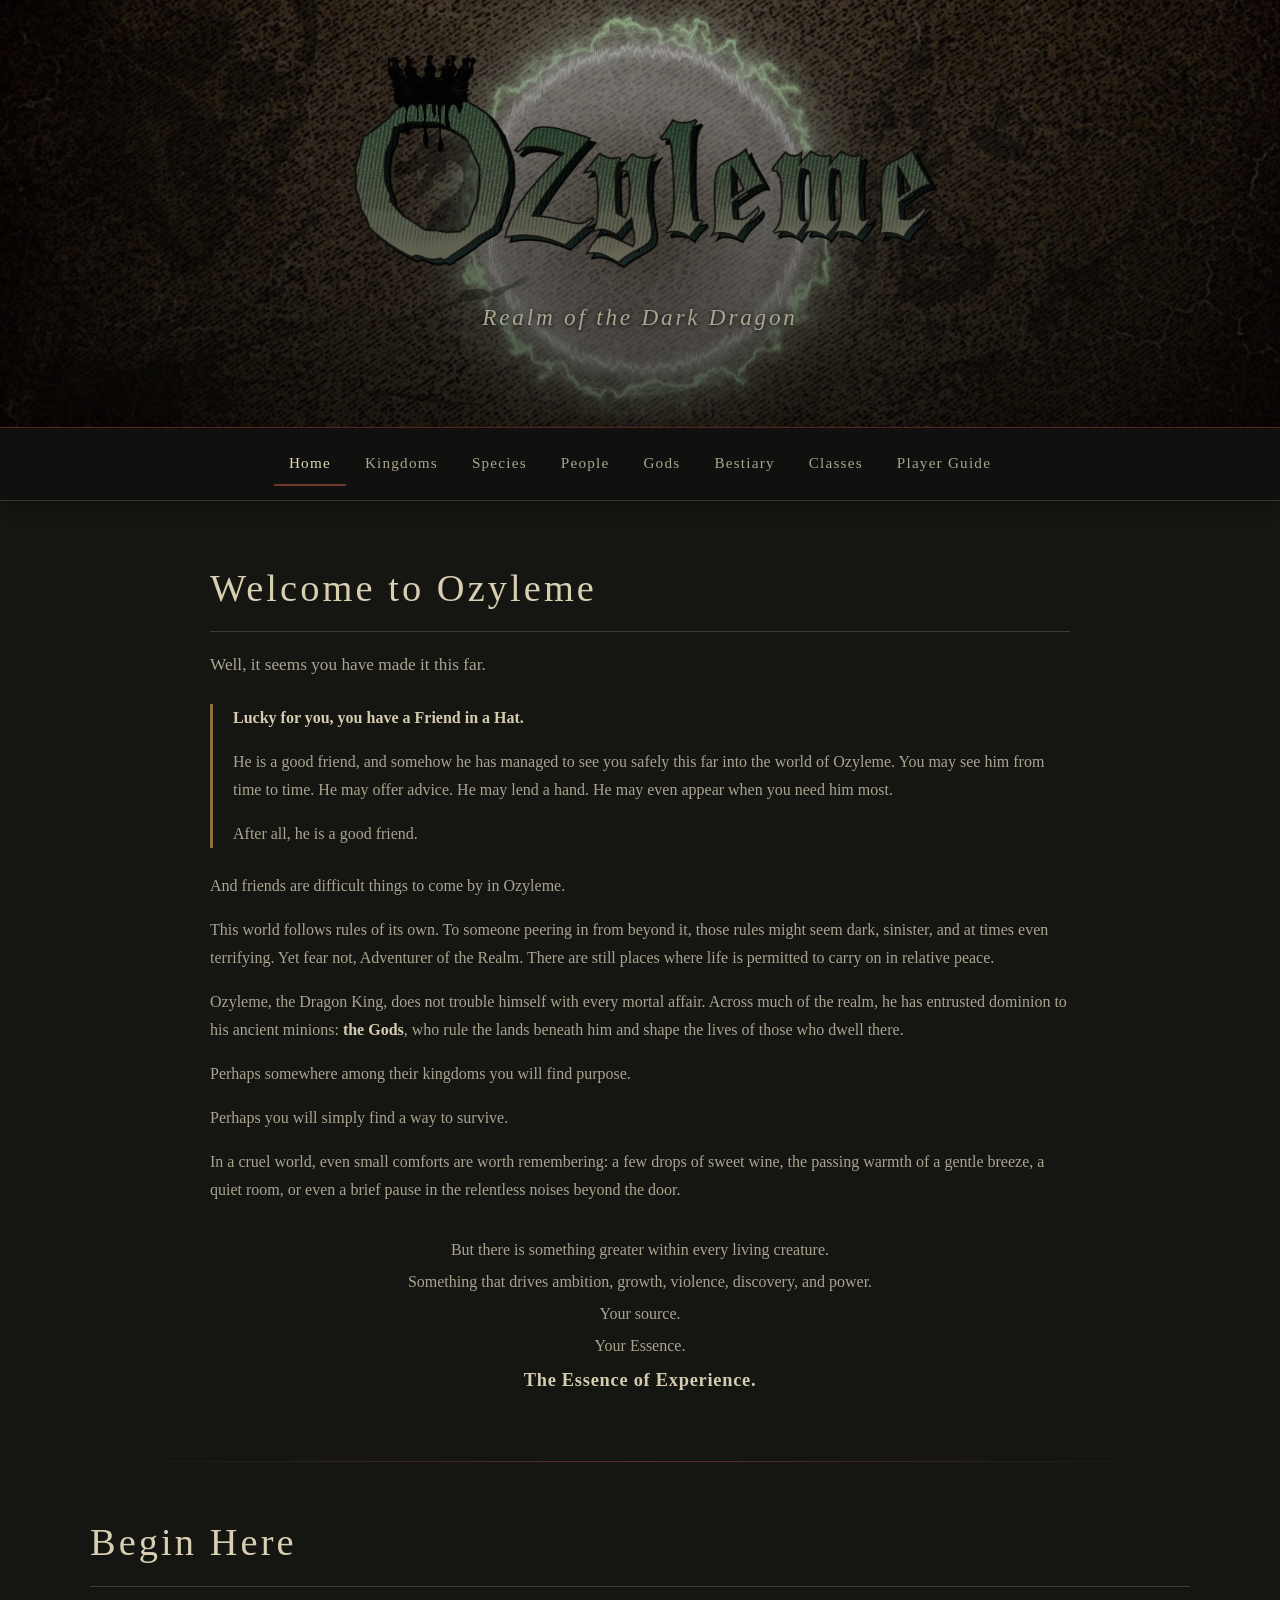
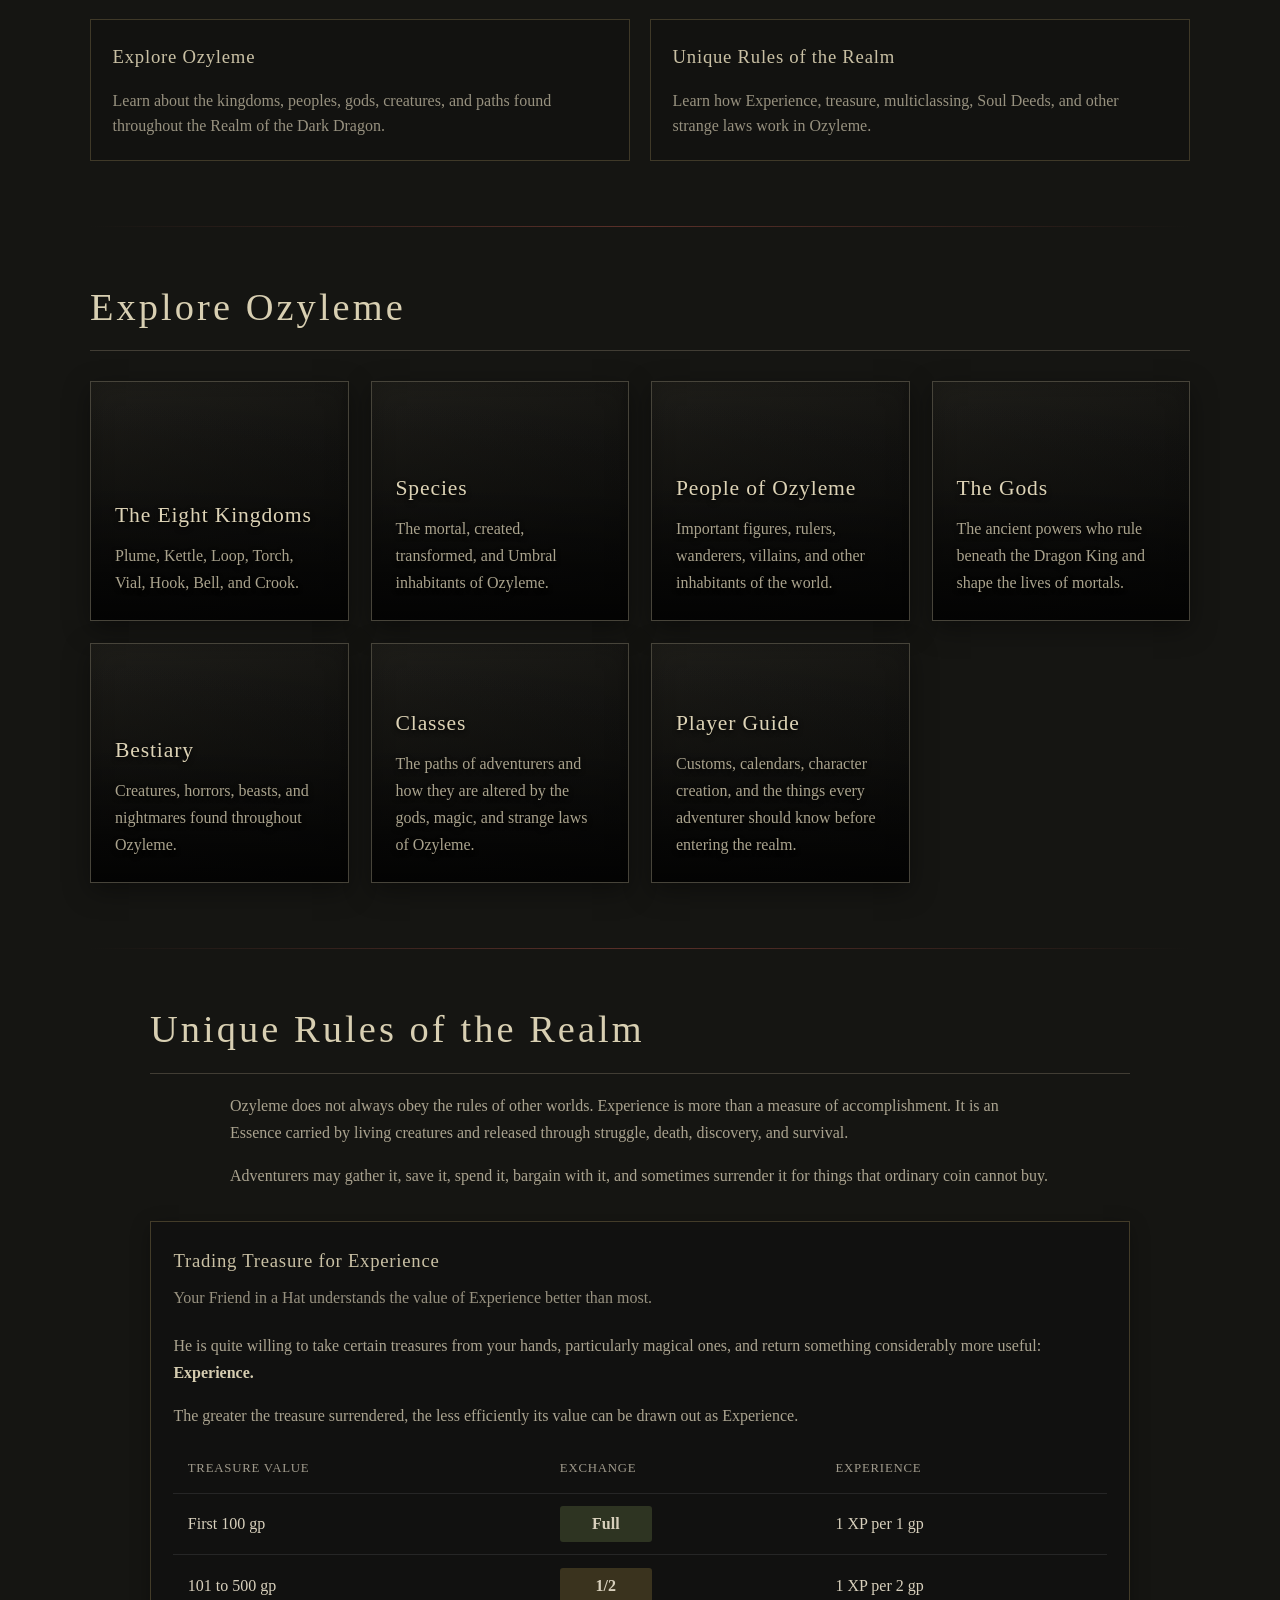
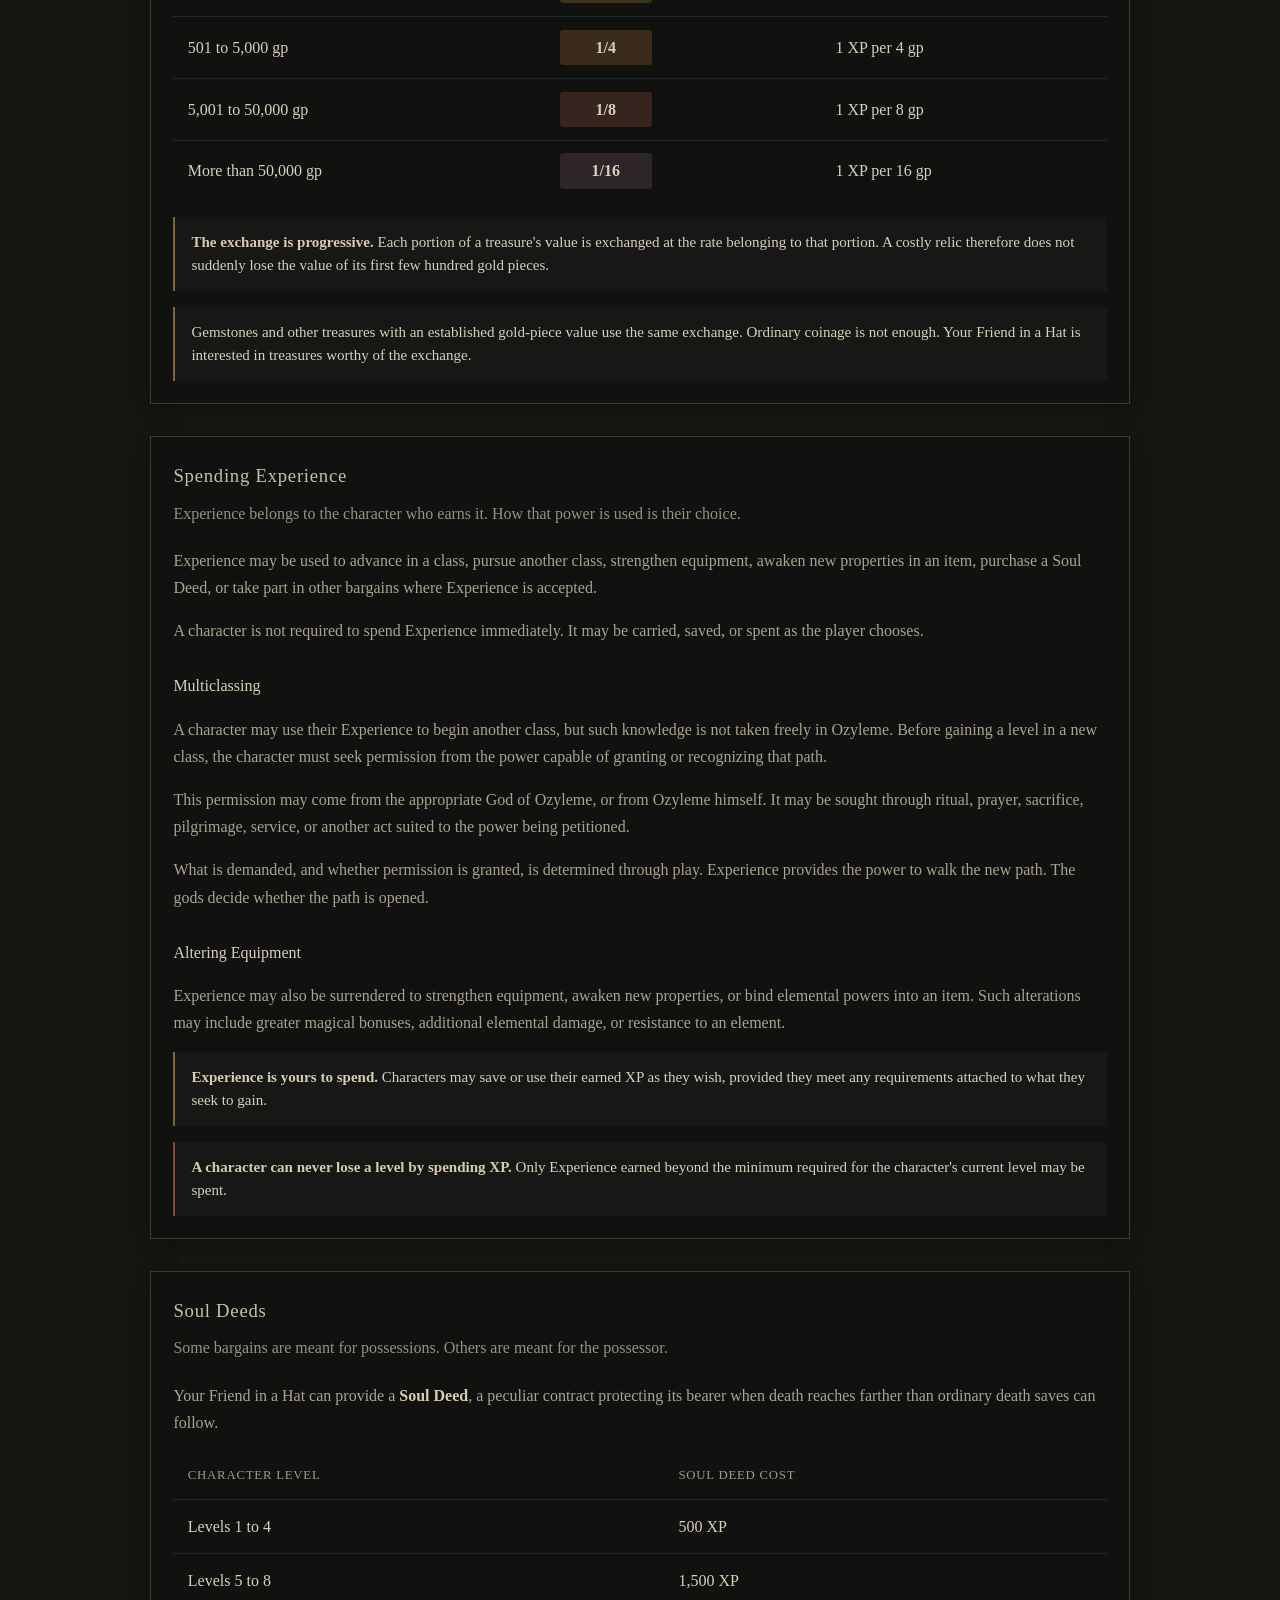
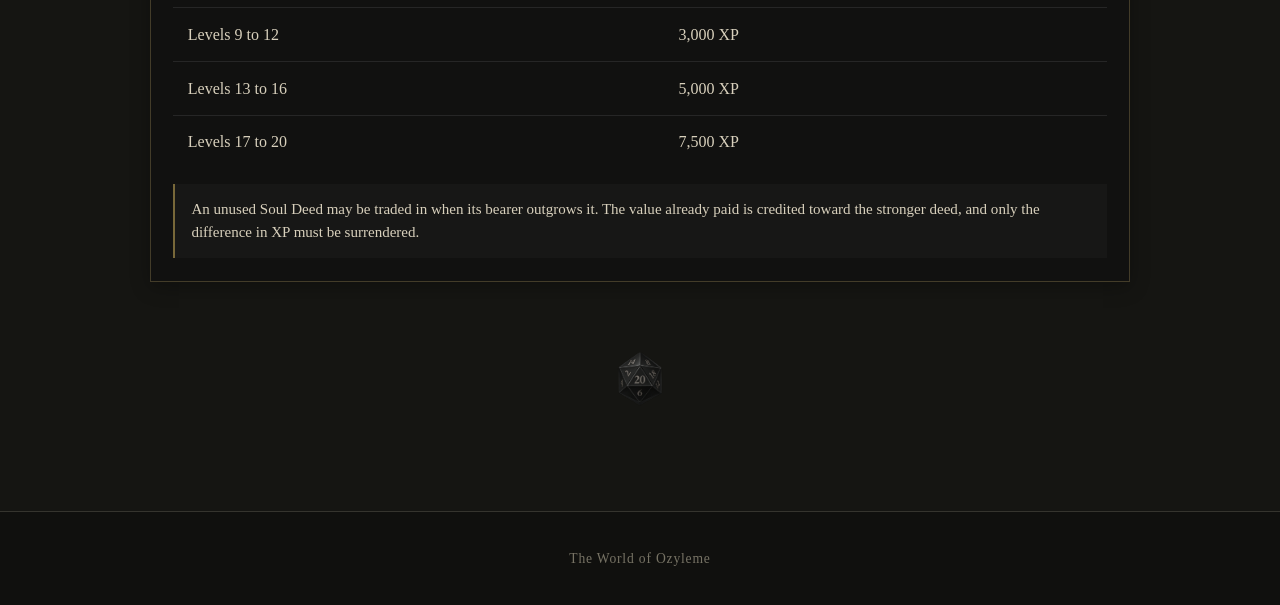
<file: index.html>
<!DOCTYPE html>
<html lang="en">

<head>

    <meta charset="UTF-8">
    <meta name="viewport" content="width=device-width, initial-scale=1.0">


    <!-- =====================================================
         OZYLEME PAGE CONFIG
         EASY-TO-CHANGE SETTINGS
         ===================================================== -->

    <script>

        const DM_PASSWORD = "GiverIsGone";

        const DM_TOOLS_PAGE = "dm-tools.html";

        const DM_BUTTON_IMAGE = "images/index/ddark20.png";

    </script>


    <title>Ozyleme</title>

    <link rel="stylesheet" href="style.css">


    <style>


        /* =====================================================
           HOME INTRODUCTION
           ===================================================== */

        .home-intro {

            max-width: 860px;

            margin-left: auto;
            margin-right: auto;

        }


        .home-intro p {

            line-height: 1.75;

        }


        .home-intro-opening {

            font-size: 1.08rem;

        }


        .friend-line {

            margin-top: 1.5rem;
            margin-bottom: 1.5rem;

            padding-left: 1.25rem;

            border-left: 3px solid #8d7338;

        }


        .essence-ending {

            margin-top: 2rem;

            text-align: center;

        }


        .essence-ending p {

            margin: 0.25rem 0;

        }


        .essence-ending strong {

            font-size: 1.15rem;

            letter-spacing: 0.04em;

        }


        /* =====================================================
           HOME SECTION NAVIGATION
           ===================================================== */

        .home-paths {

            display: grid;

            grid-template-columns:
                repeat(
                    2,
                    minmax(0, 1fr)
                );

            gap: 1.25rem;

            margin-top: 2rem;
            margin-bottom: 2rem;

        }


        .home-path {

            display: block;

            padding: 1.35rem;

            color: inherit;

            text-decoration: none;

            background:
                rgba(15, 15, 15, 0.42);

            border:
                1px solid
                rgba(160, 140, 90, 0.32);

            transition:
                transform 0.2s ease,
                border-color 0.2s ease,
                background 0.2s ease;

        }


        .home-path:hover {

            transform: translateY(-2px);

            border-color:
                rgba(170, 145, 80, 0.60);

            background:
                rgba(25, 25, 25, 0.52);

        }


        .home-path h3 {

            margin-top: 0;
            margin-bottom: 0.55rem;

        }


        .home-path p {

            margin-bottom: 0;

            line-height: 1.55;

            opacity: 0.88;

        }


        /* =====================================================
           ESSENCE OF EXPERIENCE
           ===================================================== */

        .essence-section {

            max-width: 980px;

            margin-left: auto;
            margin-right: auto;

        }


        .essence-intro {

            max-width: 820px;

            margin-left: auto;
            margin-right: auto;

        }


        .essence-intro p {

            line-height: 1.7;

        }


        .friend-in-hat {

            margin-top: 1.75rem;

            padding-left: 1.25rem;

            border-left: 3px solid #8d7338;

        }


        /* =====================================================
           RULE CARDS
           ===================================================== */

        .rule-card {

            margin-top: 2rem;

            padding: 1.4rem;

            background:
                rgba(15, 15, 15, 0.55);

            border: 1px solid
                rgba(160, 140, 90, 0.35);

            box-shadow:
                0 5px 18px
                rgba(0, 0, 0, 0.28);

        }


        .rule-card h3 {

            margin-top: 0;

            margin-bottom: 0.5rem;

        }


        .rule-card h4 {

            margin-top: 1.75rem;

            margin-bottom: 0.6rem;

        }


        .rule-card-intro {

            margin-top: 0;

            margin-bottom: 1.25rem;

            opacity: 0.88;

        }


        /* =====================================================
           TABLES
           ===================================================== */

        .table-wrap {

            width: 100%;

            overflow-x: auto;

        }


        .oz-table {

            width: 100%;

            border-collapse: collapse;

            min-width: 560px;

        }


        .oz-table th,
        .oz-table td {

            padding: 0.8rem 0.9rem;

            text-align: left;

            border-bottom:
                1px solid
                rgba(255, 255, 255, 0.09);

        }


        .oz-table th {

            font-weight: normal;

            letter-spacing: 0.06em;

            text-transform: uppercase;

            font-size: 0.8rem;

            opacity: 0.72;

        }


        .oz-table tbody tr:last-child td {

            border-bottom: none;

        }


        /* =====================================================
           RATE HIGHLIGHTS
           ===================================================== */

        .xp-rate {

            display: inline-block;

            min-width: 76px;

            padding: 0.25rem 0.5rem;

            text-align: center;

            border-radius: 3px;

            font-weight: bold;

        }


        .rate-full {

            background:
                rgba(124, 145, 81, 0.28);

        }


        .rate-half {

            background:
                rgba(167, 142, 67, 0.28);

        }


        .rate-quarter {

            background:
                rgba(151, 105, 54, 0.30);

        }


        .rate-eighth {

            background:
                rgba(126, 75, 58, 0.34);

        }


        .rate-sixteenth {

            background:
                rgba(87, 64, 76, 0.42);

        }


        /* =====================================================
           RULE NOTES
           ===================================================== */

        .rule-note {

            margin-top: 1rem;

            padding: 0.85rem 1rem;

            background:
                rgba(255, 255, 255, 0.025);

            border-left:
                2px solid #786839;

            font-size: 0.94rem;

            line-height: 1.55;

        }


        .danger-rule {

            border-left-color: #7e4740;

        }


        /* =====================================================
           SECRET DM BUTTON
           ===================================================== */

        .dm-secret-entry {

            display: flex;
            justify-content: center;

            margin-top: 3rem;
            margin-bottom: 1.25rem;

        }


        .dm-secret-button {

            background: none;

            border: none;

            padding: 0;

            margin: 0;

            cursor: pointer;

            opacity: 0.90;

            transition:
                opacity 0.2s ease,
                transform 0.2s ease,
                filter 0.2s ease;

        }


        .dm-secret-button:hover {

            opacity: 1;

            transform: scale(1.08);

            filter:
                drop-shadow(
                    0 0 4px
                    rgba(220, 220, 220, 0.25)
                );

        }


        .dm-secret-button:focus-visible {

            outline: 1px solid #777;

            outline-offset: 5px;

        }


        .dm-secret-button img {

            display: block;

            width: 64px;
            height: 64px;

            object-fit: contain;

        }


        /* =====================================================
           MOBILE
           ===================================================== */

        @media (max-width: 700px) {

            .home-paths {

                grid-template-columns: 1fr;

            }

        }


        @media (max-width: 600px) {

            .dm-secret-button img {

                width: 60px;
                height: 60px;

            }


            .rule-card {

                padding: 1rem;

            }

        }

    </style>

</head>


<body>


<!-- ================================
     HEADER
     ================================ -->

<header>

    <h1></h1>

    <p>
        Realm of the Dark Dragon
    </p>

</header>


<!-- ================================
     NAVIGATION
     ================================ -->

<nav class="site-nav">

    <a class="nav-link active"
       href="index.html"
       aria-current="page">

        Home

    </a>


    <a class="nav-link"
       href="kingdoms.html">

        Kingdoms

    </a>


    <a class="nav-link"
       href="species.html">

        Species

    </a>


    <a class="nav-link"
       href="people.html">

        People

    </a>


    <a class="nav-link"
       href="gods.html">

        Gods

    </a>


    <a class="nav-link"
       href="bestiary.html">

        Bestiary

    </a>


    <a class="nav-link"
       href="classes.html">

        Classes

    </a>


    <a class="nav-link"
       href="player-guide.html">

        Player Guide

    </a>

</nav>


<!-- ================================
     MAIN CONTENT
     ================================ -->

<main>


    <!-- =====================================================
         WELCOME TO OZYLEME
         ===================================================== -->

    <section class="home-intro">

        <h2>
            Welcome to Ozyleme
        </h2>


        <p class="home-intro-opening">

            Well, it seems you have made it this far.

        </p>


        <div class="friend-line">

            <p>

                <strong>
                    Lucky for you, you have a Friend in a Hat.
                </strong>

            </p>


            <p>

                He is a good friend, and somehow he has managed to see you
                safely this far into the world of Ozyleme.

                You may see him from time to time.

                He may offer advice.

                He may lend a hand.

                He may even appear when you need him most.

            </p>


            <p>

                After all, he is a good friend.

            </p>

        </div>


        <p>

            And friends are difficult things to come by in Ozyleme.

        </p>


        <p>

            This world follows rules of its own.

            To someone peering in from beyond it, those rules might seem
            dark, sinister, and at times even terrifying.

            Yet fear not, Adventurer of the Realm.

            There are still places where life is permitted to carry on
            in relative peace.

        </p>


        <p>

            Ozyleme, the Dragon King, does not trouble himself with every
            mortal affair.

            Across much of the realm, he has entrusted dominion to his
            ancient minions:

            <strong>the Gods</strong>,

            who rule the lands beneath him and shape the lives of those
            who dwell there.

        </p>


        <p>

            Perhaps somewhere among their kingdoms you will find purpose.

        </p>


        <p>

            Perhaps you will simply find a way to survive.

        </p>


        <p>

            In a cruel world, even small comforts are worth remembering:

            a few drops of sweet wine,

            the passing warmth of a gentle breeze,

            a quiet room,

            or even a brief pause in the relentless noises beyond the door.

        </p>


        <div class="essence-ending">

            <p>
                But there is something greater within every living creature.
            </p>

            <p>
                Something that drives ambition, growth, violence, discovery,
                and power.
            </p>

            <p>
                Your source.
            </p>

            <p>
                Your Essence.
            </p>

            <p>
                <strong>
                    The Essence of Experience.
                </strong>
            </p>

        </div>

    </section>


    <div class="divider"></div>


    <!-- =====================================================
         CHOOSE A PATH
         ===================================================== -->

    <section>

        <h2>
            Begin Here
        </h2>


        <div class="home-paths">


            <a class="home-path"
               href="#explore-ozyleme">

                <h3>
                    Explore Ozyleme
                </h3>

                <p>

                    Learn about the kingdoms, peoples, gods, creatures,
                    and paths found throughout the Realm of the Dark Dragon.

                </p>

            </a>


            <a class="home-path"
               href="#unique-rules">

                <h3>
                    Unique Rules of the Realm
                </h3>

                <p>

                    Learn how Experience, treasure, multiclassing,
                    Soul Deeds, and other strange laws work in Ozyleme.

                </p>

            </a>


        </div>

    </section>


    <div class="divider"></div>


    <!-- =====================================================
         EXPLORE OZYLEME
         ===================================================== -->

    <section id="explore-ozyleme">

        <h2>
            Explore Ozyleme
        </h2>


        <div class="cards">


            <!-- KINGDOMS -->

            <a class="card"
               href="kingdoms.html">

                <h3>
                    The Eight Kingdoms
                </h3>

                <p>

                    Plume, Kettle, Loop, Torch, Vial, Hook, Bell, and Crook.

                </p>

            </a>


            <!-- SPECIES -->

            <a class="card"
               href="species.html">

                <h3>
                    Species
                </h3>

                <p>

                    The mortal, created, transformed, and Umbral inhabitants
                    of Ozyleme.

                </p>

            </a>


            <!-- PEOPLE -->

            <a class="card"
               href="people.html">

                <h3>
                    People of Ozyleme
                </h3>

                <p>

                    Important figures, rulers, wanderers, villains, and other
                    inhabitants of the world.

                </p>

            </a>


            <!-- GODS -->

            <a class="card"
               href="gods.html">

                <h3>
                    The Gods
                </h3>

                <p>

                    The ancient powers who rule beneath the Dragon King
                    and shape the lives of mortals.

                </p>

            </a>


            <!-- BESTIARY -->

            <a class="card"
               href="bestiary.html">

                <h3>
                    Bestiary
                </h3>

                <p>

                    Creatures, horrors, beasts, and nightmares found
                    throughout Ozyleme.

                </p>

            </a>


            <!-- CLASSES -->

            <a class="card"
               href="classes.html">

                <h3>
                    Classes
                </h3>

                <p>

                    The paths of adventurers and how they are altered
                    by the gods, magic, and strange laws of Ozyleme.

                </p>

            </a>


            <!-- PLAYER GUIDE -->

            <a class="card"
               href="player-guide.html">

                <h3>
                    Player Guide
                </h3>

                <p>

                    Customs, calendars, character creation, and the things
                    every adventurer should know before entering the realm.

                </p>

            </a>


        </div>

    </section>


    <div class="divider"></div>


    <!-- =====================================================
         UNIQUE RULES
         ===================================================== -->

    <section
        class="essence-section"
        id="unique-rules">

        <h2>
            Unique Rules of the Realm
        </h2>


        <div class="essence-intro">

            <p>

                Ozyleme does not always obey the rules of other worlds.

                Experience is more than a measure of accomplishment.

                It is an Essence carried by living creatures and released
                through struggle, death, discovery, and survival.

            </p>


            <p>

                Adventurers may gather it, save it, spend it, bargain with it,
                and sometimes surrender it for things that ordinary coin
                cannot buy.

            </p>

        </div>



        <!-- ===============================================
             TRADING TREASURE
             =============================================== -->

        <div class="rule-card">

            <h3>
                Trading Treasure for Experience
            </h3>


            <p class="rule-card-intro">

                Your Friend in a Hat understands the value of Experience
                better than most.

            </p>


            <p>

                He is quite willing to take certain treasures from your hands,
                particularly magical ones, and return something considerably
                more useful:

                <strong>Experience.</strong>

            </p>


            <p>

                The greater the treasure surrendered, the less efficiently
                its value can be drawn out as Experience.

            </p>


            <div class="table-wrap">

                <table class="oz-table">

                    <thead>

                        <tr>

                            <th>
                                Treasure Value
                            </th>

                            <th>
                                Exchange
                            </th>

                            <th>
                                Experience
                            </th>

                        </tr>

                    </thead>


                    <tbody>

                        <tr>

                            <td>
                                First 100 gp
                            </td>

                            <td>
                                <span class="xp-rate rate-full">
                                    Full
                                </span>
                            </td>

                            <td>
                                1 XP per 1 gp
                            </td>

                        </tr>


                        <tr>

                            <td>
                                101 to 500 gp
                            </td>

                            <td>
                                <span class="xp-rate rate-half">
                                    1/2
                                </span>
                            </td>

                            <td>
                                1 XP per 2 gp
                            </td>

                        </tr>


                        <tr>

                            <td>
                                501 to 5,000 gp
                            </td>

                            <td>
                                <span class="xp-rate rate-quarter">
                                    1/4
                                </span>
                            </td>

                            <td>
                                1 XP per 4 gp
                            </td>

                        </tr>


                        <tr>

                            <td>
                                5,001 to 50,000 gp
                            </td>

                            <td>
                                <span class="xp-rate rate-eighth">
                                    1/8
                                </span>
                            </td>

                            <td>
                                1 XP per 8 gp
                            </td>

                        </tr>


                        <tr>

                            <td>
                                More than 50,000 gp
                            </td>

                            <td>
                                <span class="xp-rate rate-sixteenth">
                                    1/16
                                </span>
                            </td>

                            <td>
                                1 XP per 16 gp
                            </td>

                        </tr>

                    </tbody>

                </table>

            </div>


            <div class="rule-note">

                <strong>The exchange is progressive.</strong>

                Each portion of a treasure's value is exchanged at the rate
                belonging to that portion.

                A costly relic therefore does not suddenly lose the value
                of its first few hundred gold pieces.

            </div>


            <div class="rule-note">

                Gemstones and other treasures with an established gold-piece
                value use the same exchange.

                Ordinary coinage is not enough.

                Your Friend in a Hat is interested in treasures worthy of
                the exchange.

            </div>

        </div>



        <!-- ===============================================
             SPENDING EXPERIENCE
             =============================================== -->

        <div class="rule-card">

            <h3>
                Spending Experience
            </h3>


            <p class="rule-card-intro">

                Experience belongs to the character who earns it.

                How that power is used is their choice.

            </p>


            <p>

                Experience may be used to advance in a class, pursue another
                class, strengthen equipment, awaken new properties in an item,
                purchase a Soul Deed, or take part in other bargains where
                Experience is accepted.

            </p>


            <p>

                A character is not required to spend Experience immediately.

                It may be carried, saved, or spent as the player chooses.

            </p>


            <h4>
                Multiclassing
            </h4>


            <p>

                A character may use their Experience to begin another class,
                but such knowledge is not taken freely in Ozyleme.

                Before gaining a level in a new class, the character must seek
                permission from the power capable of granting or recognizing
                that path.

            </p>


            <p>

                This permission may come from the appropriate God of Ozyleme,
                or from Ozyleme himself.

                It may be sought through ritual, prayer, sacrifice,
                pilgrimage, service, or another act suited to the power
                being petitioned.

            </p>


            <p>

                What is demanded, and whether permission is granted, is
                determined through play.

                Experience provides the power to walk the new path.

                The gods decide whether the path is opened.

            </p>


            <h4>
                Altering Equipment
            </h4>


            <p>

                Experience may also be surrendered to strengthen equipment,
                awaken new properties, or bind elemental powers into an item.

                Such alterations may include greater magical bonuses,
                additional elemental damage, or resistance to an element.

            </p>


            <div class="rule-note">

                <strong>
                    Experience is yours to spend.
                </strong>

                Characters may save or use their earned XP as they wish,
                provided they meet any requirements attached to what they
                seek to gain.

            </div>


            <div class="rule-note danger-rule">

                <strong>
                    A character can never lose a level by spending XP.
                </strong>

                Only Experience earned beyond the minimum required for the
                character's current level may be spent.

            </div>

        </div>



        <!-- ===============================================
             SOUL DEEDS
             =============================================== -->

        <div class="rule-card">

            <h3>
                Soul Deeds
            </h3>


            <p class="rule-card-intro">

                Some bargains are meant for possessions.

                Others are meant for the possessor.

            </p>


            <p>

                Your Friend in a Hat can provide a
                <strong>Soul Deed</strong>,

                a peculiar contract protecting its bearer when death reaches
                farther than ordinary death saves can follow.

            </p>


            <div class="table-wrap">

                <table class="oz-table">

                    <thead>

                        <tr>

                            <th>
                                Character Level
                            </th>

                            <th>
                                Soul Deed Cost
                            </th>

                        </tr>

                    </thead>


                    <tbody>

                        <tr>

                            <td>
                                Levels 1 to 4
                            </td>

                            <td>
                                500 XP
                            </td>

                        </tr>


                        <tr>

                            <td>
                                Levels 5 to 8
                            </td>

                            <td>
                                1,500 XP
                            </td>

                        </tr>


                        <tr>

                            <td>
                                Levels 9 to 12
                            </td>

                            <td>
                                3,000 XP
                            </td>

                        </tr>


                        <tr>

                            <td>
                                Levels 13 to 16
                            </td>

                            <td>
                                5,000 XP
                            </td>

                        </tr>


                        <tr>

                            <td>
                                Levels 17 to 20
                            </td>

                            <td>
                                7,500 XP
                            </td>

                        </tr>

                    </tbody>

                </table>

            </div>


            <div class="rule-note">

                An unused Soul Deed may be traded in when its bearer
                outgrows it.

                The value already paid is credited toward the stronger deed,
                and only the difference in XP must be surrendered.

            </div>

        </div>

    </section>



    <!-- ================================
         SECRET DM ENTRY
         ================================ -->

    <div class="dm-secret-entry">

        <button
            class="dm-secret-button"
            id="dmSecretButton"
            type="button"
            aria-label="Twenty-sided die">

            <img
                id="dmSecretImage"
                src=""
                alt="">

        </button>

    </div>


</main>


<!-- ================================
     FOOTER
     ================================ -->

<footer>

    <p>
        The World of Ozyleme
    </p>

</footer>


<!-- ================================
     SECRET DM ENTRY SCRIPT
     ================================ -->

<script>


    /* =========================================
       APPLY CONFIGURED IMAGE
       ========================================= */

    document
        .getElementById("dmSecretImage")
        .src = DM_BUTTON_IMAGE;



    /* =========================================
       PASSWORD BUTTON
       ========================================= */

    document
        .getElementById("dmSecretButton")
        .addEventListener(
            "click",
            function () {


                const enteredPassword =
                    prompt(
                        "Speak the hidden word."
                    );


                if (enteredPassword === null) {

                    return;

                }


                if (enteredPassword === DM_PASSWORD) {


                    window.location.href =
                        DM_TOOLS_PAGE;


                }

                else {


                    alert(
                        "The way remains closed."
                    );


                }

            }
        );


</script>


</body>

</html>
</file>
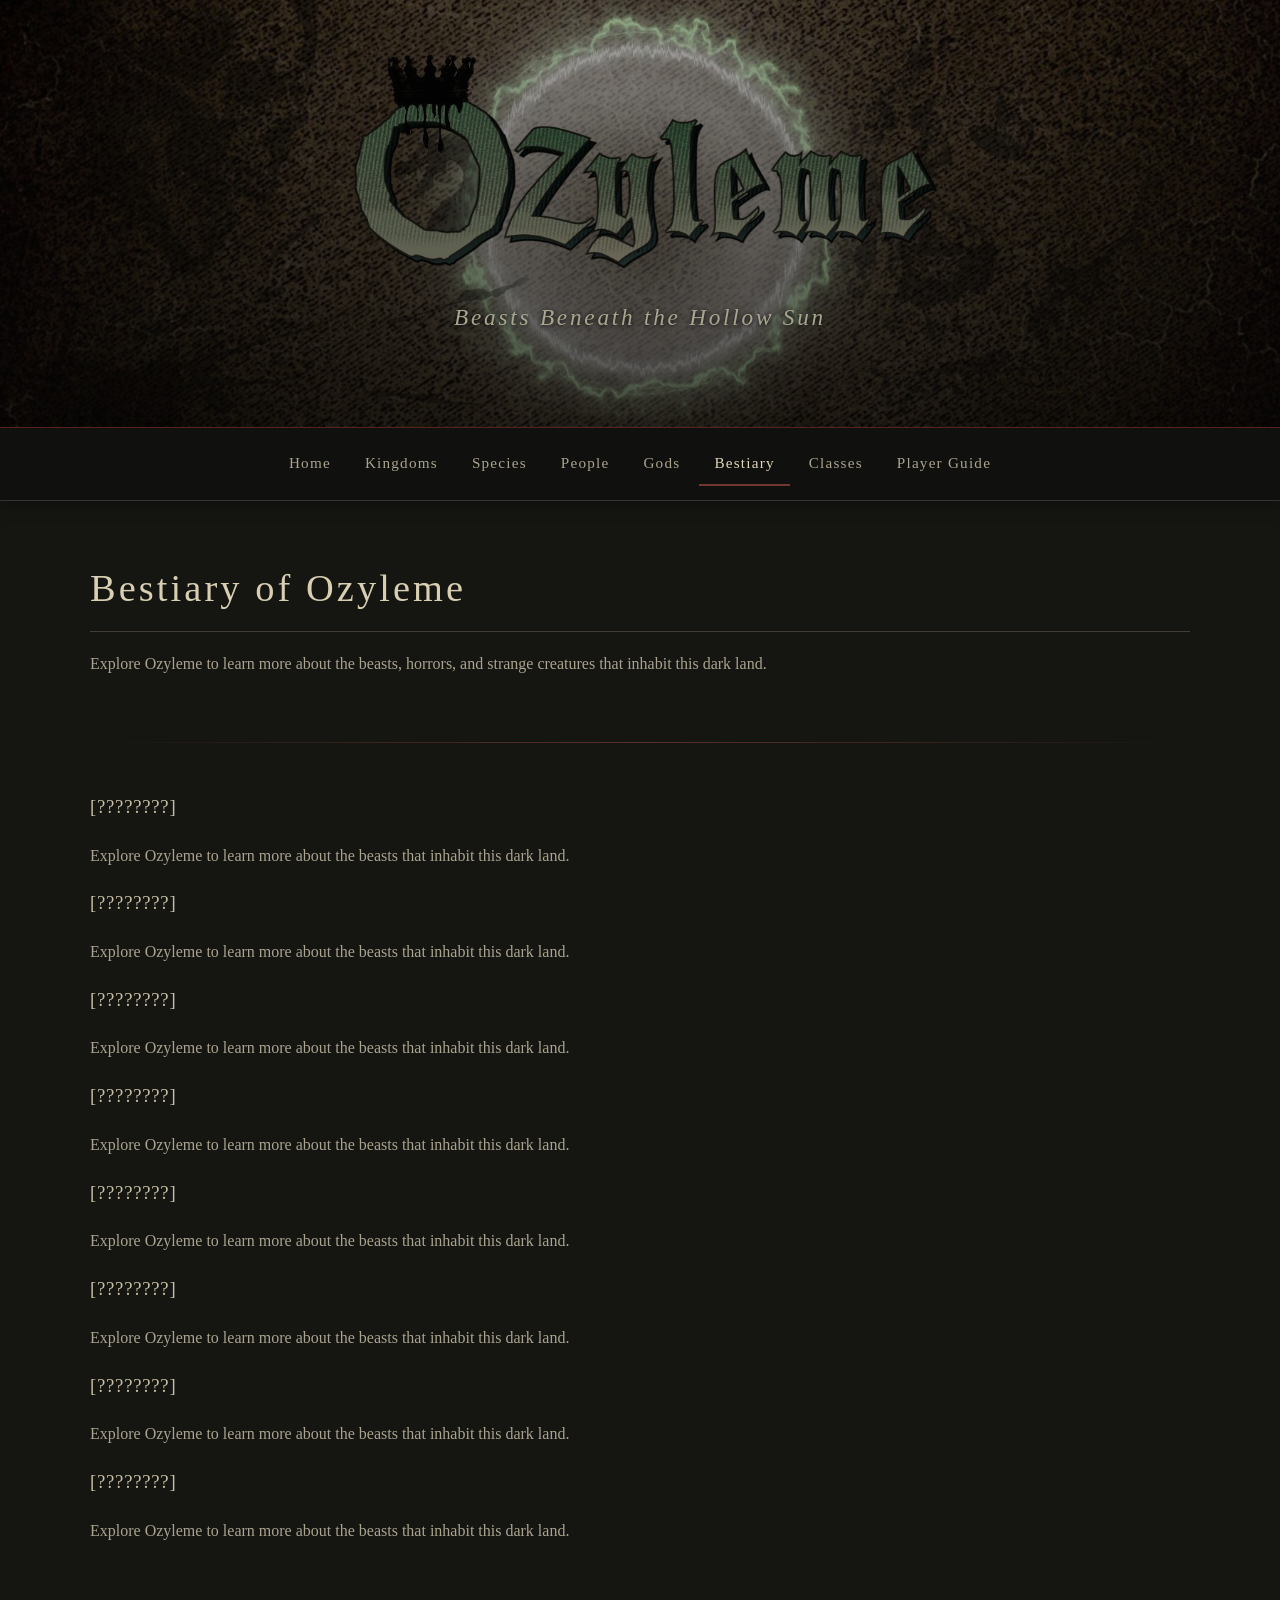
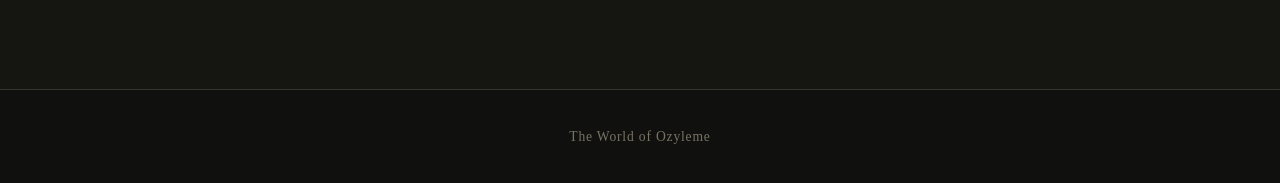
<file: bestiary.html>
<!DOCTYPE html>
<html lang="en">

<head>
    <meta charset="UTF-8">
    <meta name="viewport" content="width=device-width, initial-scale=1.0">

    <title>Bestiary | Ozyleme</title>

    <link rel="stylesheet" href="style.css">
</head>


<body>


<!-- ================================
     HEADER
     ================================ -->

<header>
    <h1></h1>
    <p>Beasts Beneath the Hollow Sun</p>
</header>


<!-- ================================
     NAVIGATION
     ================================ -->

<nav class="site-nav">

    <a class="nav-link" href="index.html">Home</a>

    <a class="nav-link" href="kingdoms.html">Kingdoms</a>

    <a class="nav-link" href="species.html">Species</a>

    <a class="nav-link" href="people.html">People</a>

    <a class="nav-link" href="gods.html">Gods</a>

    <a class="nav-link active"
       href="bestiary.html"
       aria-current="page">
        Bestiary
    </a>

    <a class="nav-link" href="classes.html">Classes</a>

    <a class="nav-link" href="player-guide.html">Player Guide</a>

</nav>


<!-- ================================
     MAIN CONTENT
     ================================ -->

<main>


    <!-- ================================
         INTRODUCTION
         ================================ -->

    <section class="bestiary-intro">

        <h2>Bestiary of Ozyleme</h2>

        <p>
            Explore Ozyleme to learn more about the beasts,
            horrors, and strange creatures that inhabit this dark land.
        </p>

    </section>


    <div class="divider"></div>


    <!-- ================================
         BESTIARY DIRECTORY
         ================================ -->

    <section class="bestiary-directory">


        <!-- ================================
             CREATURE 1
             ================================ -->

        <article class="bestiary-entry">

            <div class="bestiary-portrait"></div>

            <div class="bestiary-info">

                <h3>[????????]</h3>

                <p>
                    Explore Ozyleme to learn more about the beasts
                    that inhabit this dark land.
                </p>

            </div>

        </article>


        <!-- ================================
             CREATURE 2
             ================================ -->

        <article class="bestiary-entry">

            <div class="bestiary-portrait"></div>

            <div class="bestiary-info">

                <h3>[????????]</h3>

                <p>
                    Explore Ozyleme to learn more about the beasts
                    that inhabit this dark land.
                </p>

            </div>

        </article>


        <!-- ================================
             CREATURE 3
             ================================ -->

        <article class="bestiary-entry">

            <div class="bestiary-portrait"></div>

            <div class="bestiary-info">

                <h3>[????????]</h3>

                <p>
                    Explore Ozyleme to learn more about the beasts
                    that inhabit this dark land.
                </p>

            </div>

        </article>


        <!-- ================================
             CREATURE 4
             ================================ -->

        <article class="bestiary-entry">

            <div class="bestiary-portrait"></div>

            <div class="bestiary-info">

                <h3>[????????]</h3>

                <p>
                    Explore Ozyleme to learn more about the beasts
                    that inhabit this dark land.
                </p>

            </div>

        </article>


        <!-- ================================
             CREATURE 5
             ================================ -->

        <article class="bestiary-entry">

            <div class="bestiary-portrait"></div>

            <div class="bestiary-info">

                <h3>[????????]</h3>

                <p>
                    Explore Ozyleme to learn more about the beasts
                    that inhabit this dark land.
                </p>

            </div>

        </article>


        <!-- ================================
             CREATURE 6
             ================================ -->

        <article class="bestiary-entry">

            <div class="bestiary-portrait"></div>

            <div class="bestiary-info">

                <h3>[????????]</h3>

                <p>
                    Explore Ozyleme to learn more about the beasts
                    that inhabit this dark land.
                </p>

            </div>

        </article>


        <!-- ================================
             CREATURE 7
             ================================ -->

        <article class="bestiary-entry">

            <div class="bestiary-portrait"></div>

            <div class="bestiary-info">

                <h3>[????????]</h3>

                <p>
                    Explore Ozyleme to learn more about the beasts
                    that inhabit this dark land.
                </p>

            </div>

        </article>


        <!-- ================================
             CREATURE 8
             ================================ -->

        <article class="bestiary-entry">

            <div class="bestiary-portrait"></div>

            <div class="bestiary-info">

                <h3>[????????]</h3>

                <p>
                    Explore Ozyleme to learn more about the beasts
                    that inhabit this dark land.
                </p>

            </div>

        </article>


    </section>


</main>


<!-- ================================
     FOOTER
     ================================ -->

<footer>
    <p>The World of Ozyleme</p>
</footer>


</body>

</html>
</file>
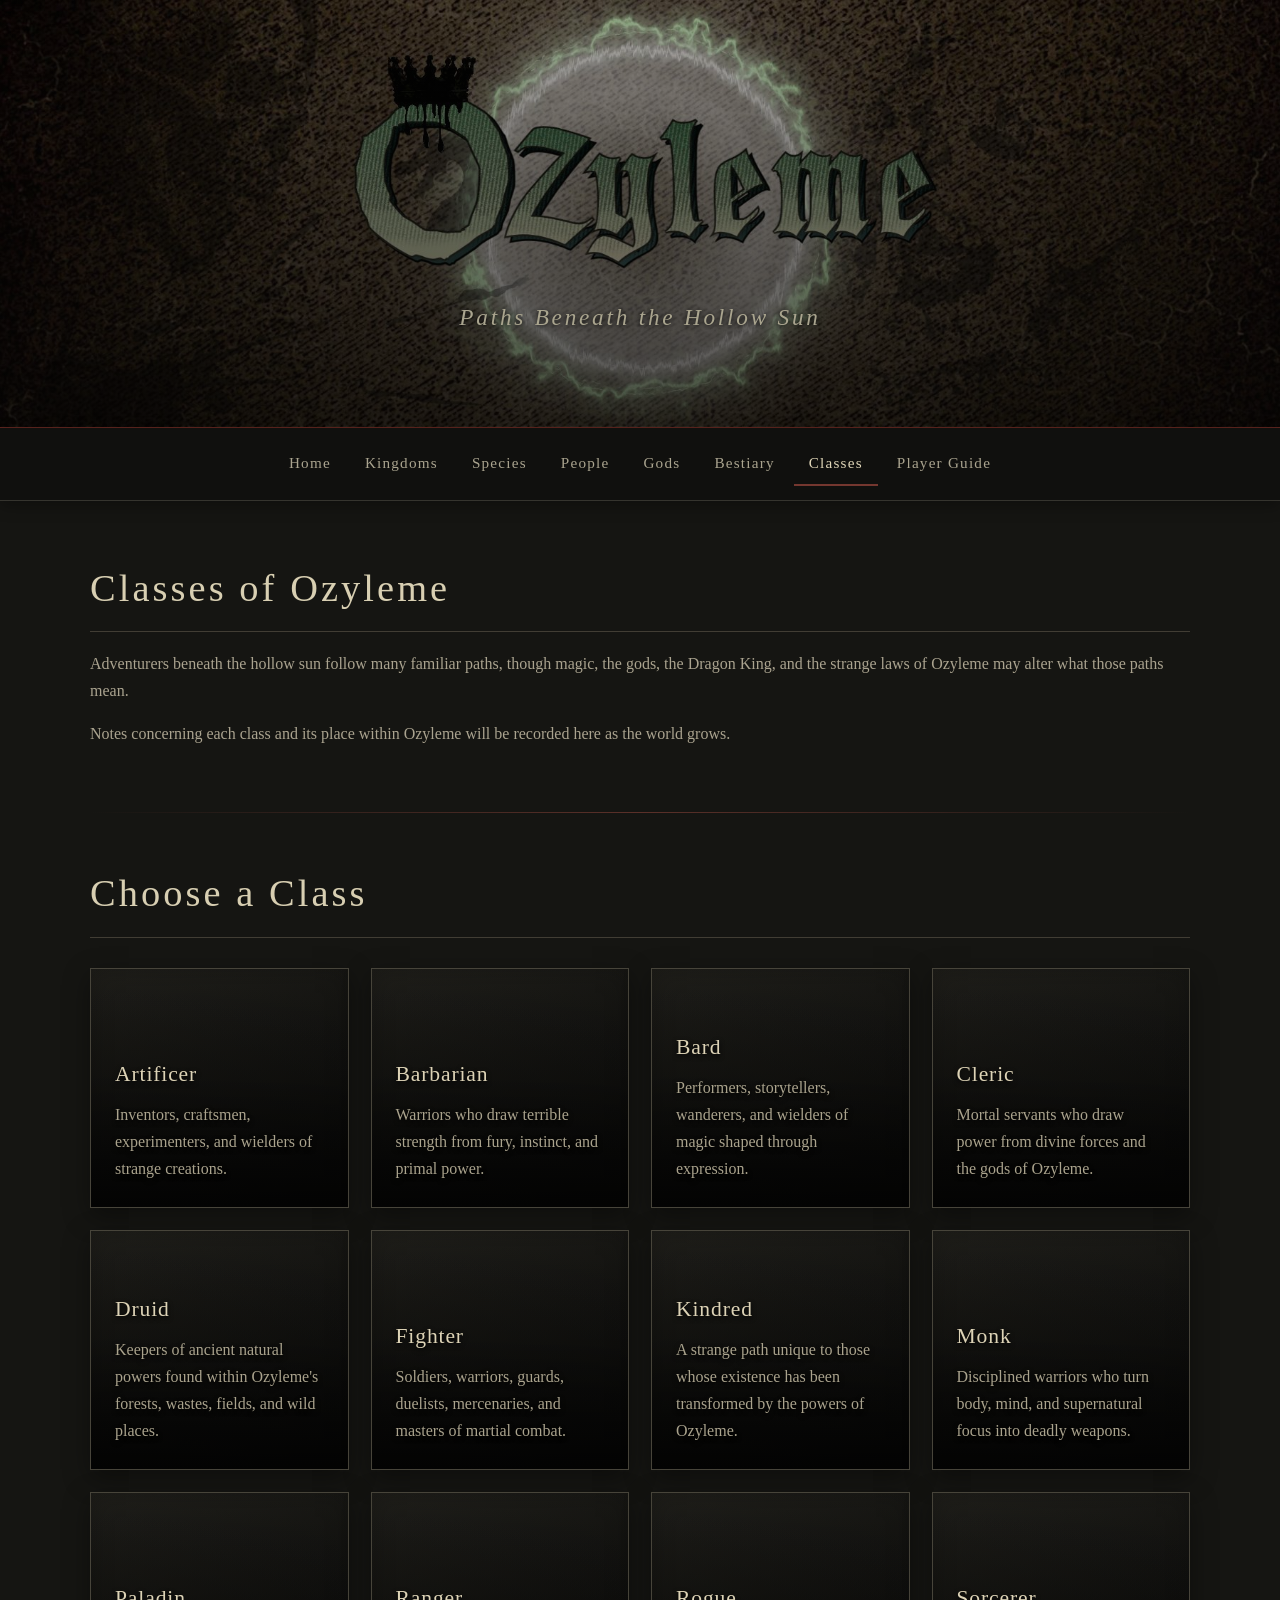
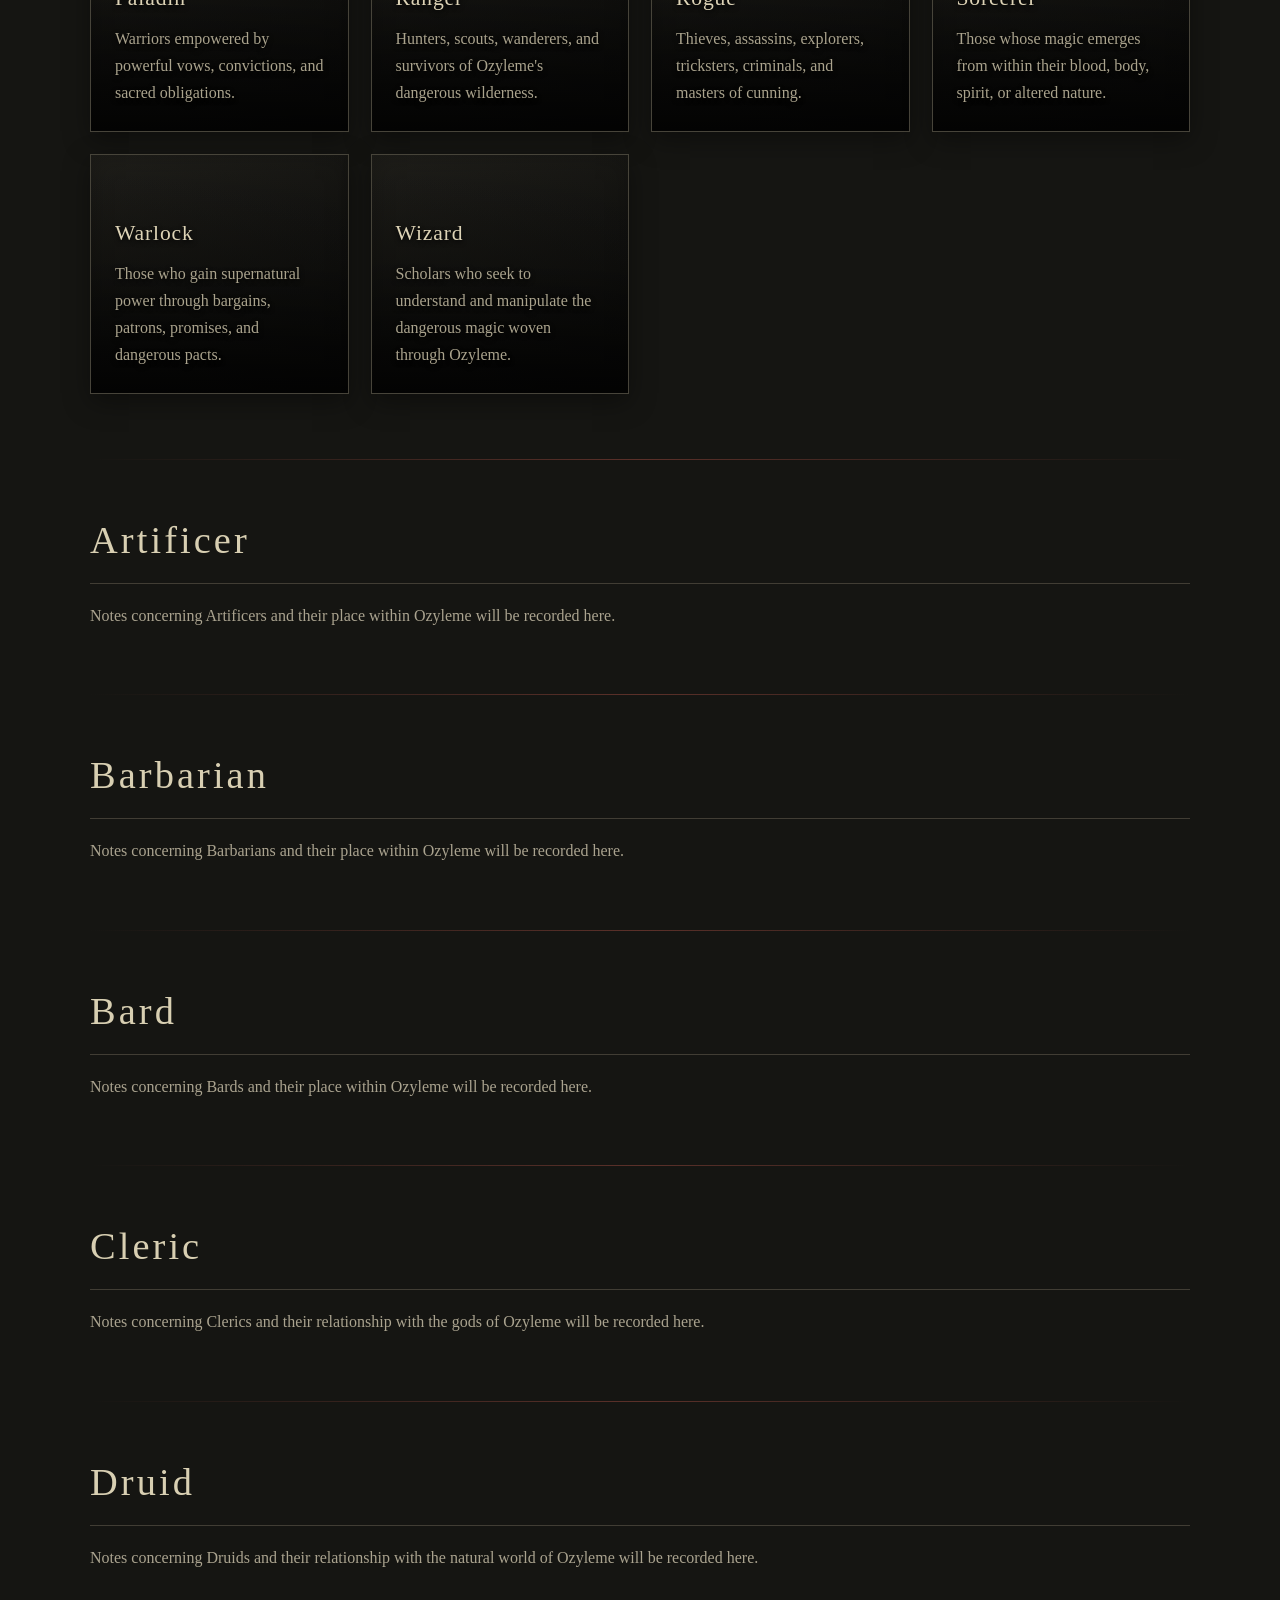
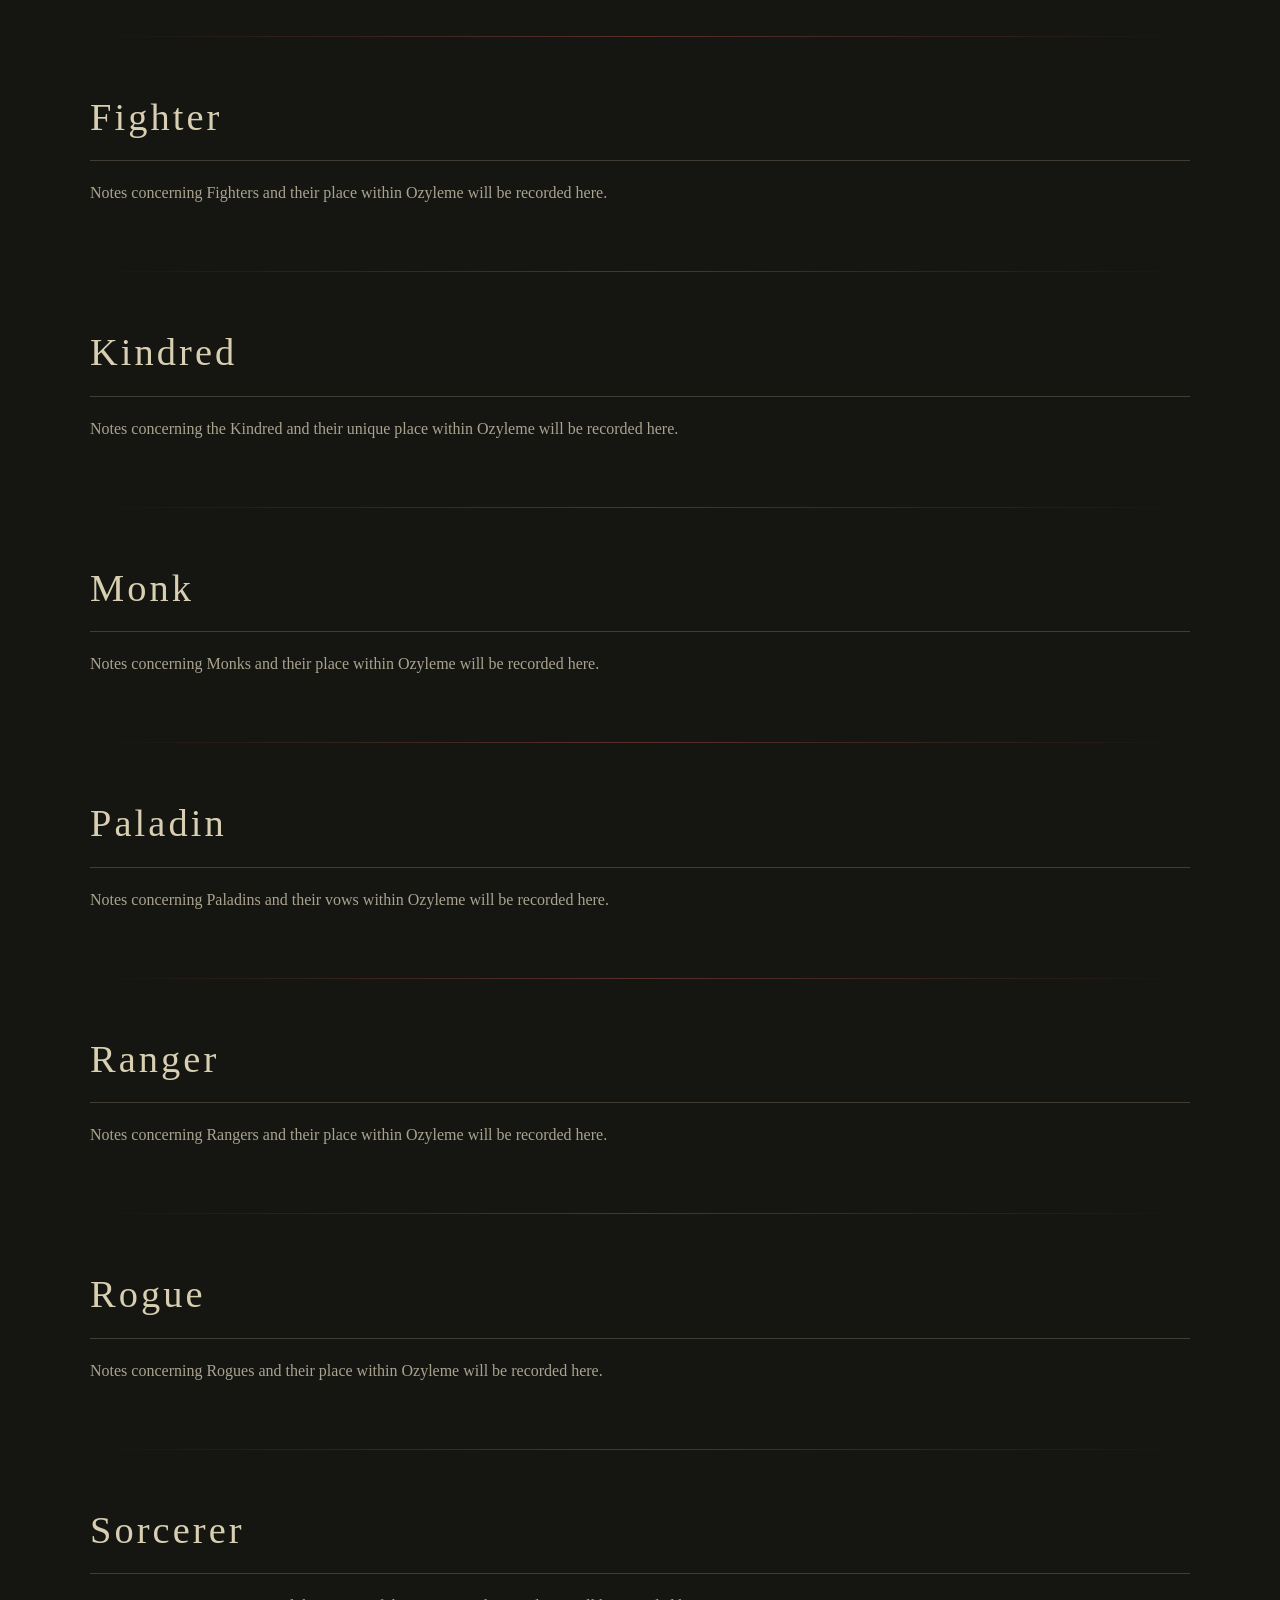
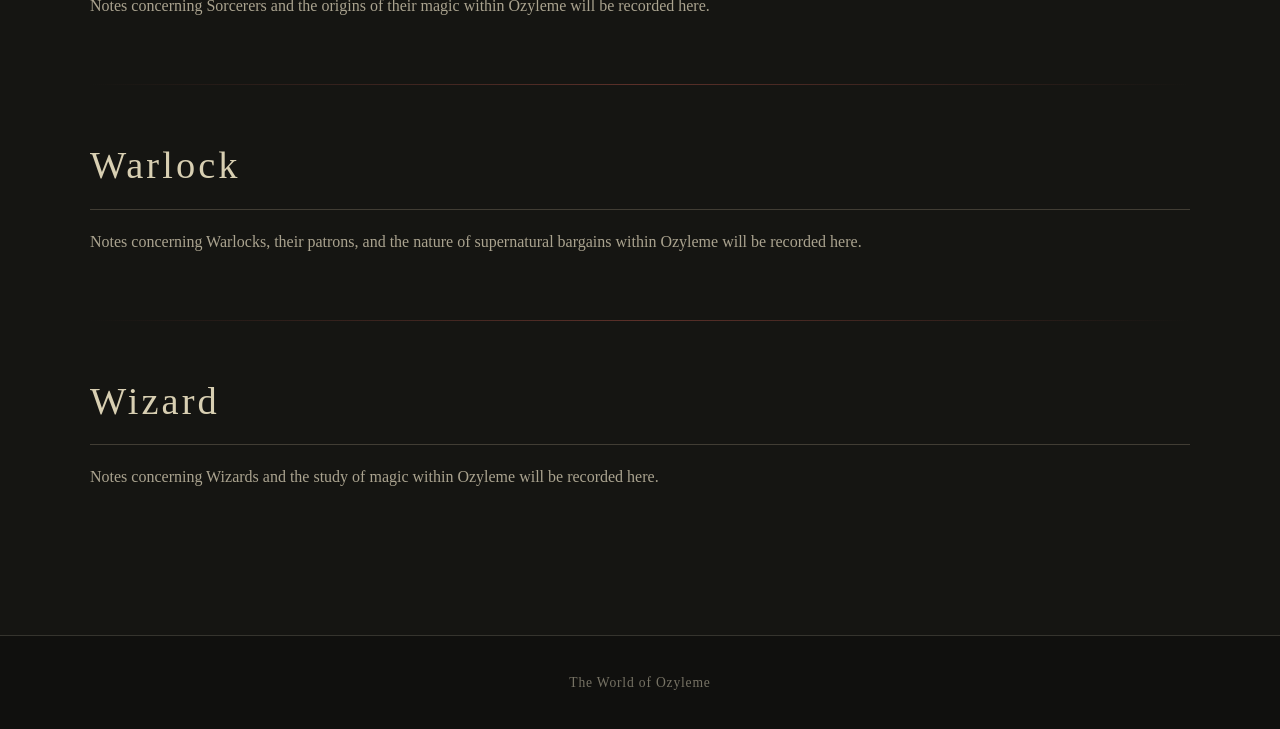
<file: classes.html>
<!DOCTYPE html>
<html lang="en">

<head>
    <meta charset="UTF-8">
    <meta name="viewport" content="width=device-width, initial-scale=1.0">

    <title>Classes | Ozyleme</title>

    <link rel="stylesheet" href="style.css">
</head>


<body>


<!-- ================================
     HEADER
     ================================ -->

<header>
    <h1></h1>
    <p>Paths Beneath the Hollow Sun</p>
</header>


<!-- ================================
     NAVIGATION
     ================================ -->

<nav class="site-nav">

    <a class="nav-link" href="index.html">Home</a>

    <a class="nav-link" href="kingdoms.html">Kingdoms</a>

    <a class="nav-link" href="species.html">Species</a>

    <a class="nav-link" href="people.html">People</a>

    <a class="nav-link" href="gods.html">Gods</a>

    <a class="nav-link" href="bestiary.html">Bestiary</a>

    <a class="nav-link active"
       href="classes.html"
       aria-current="page">
        Classes
    </a>

    <a class="nav-link" href="player-guide.html">Player Guide</a>

</nav>


<!-- ================================
     MAIN CONTENT
     ================================ -->

<main>


    <!-- ================================
         INTRODUCTION
         ================================ -->

    <section>

        <h2>Classes of Ozyleme</h2>

        <p>
            Adventurers beneath the hollow sun follow many familiar paths,
            though magic, the gods, the Dragon King, and the strange laws
            of Ozyleme may alter what those paths mean.
        </p>

        <p>
            Notes concerning each class and its place within Ozyleme
            will be recorded here as the world grows.
        </p>

    </section>


    <div class="divider"></div>


    <!-- ================================
         CLASS DIRECTORY
         ================================ -->

    <section>

        <h2>Choose a Class</h2>

        <div class="cards">


            <!-- ARTIFICER -->

            <a class="card" href="#artificer">
                <h3>Artificer</h3>
                <p>
                    Inventors, craftsmen, experimenters, and wielders
                    of strange creations.
                </p>
            </a>


            <!-- BARBARIAN -->

            <a class="card" href="#barbarian">
                <h3>Barbarian</h3>
                <p>
                    Warriors who draw terrible strength from fury,
                    instinct, and primal power.
                </p>
            </a>


            <!-- BARD -->

            <a class="card" href="#bard">
                <h3>Bard</h3>
                <p>
                    Performers, storytellers, wanderers, and wielders
                    of magic shaped through expression.
                </p>
            </a>


            <!-- CLERIC -->

            <a class="card" href="#cleric">
                <h3>Cleric</h3>
                <p>
                    Mortal servants who draw power from divine forces
                    and the gods of Ozyleme.
                </p>
            </a>


            <!-- DRUID -->

            <a class="card" href="#druid">
                <h3>Druid</h3>
                <p>
                    Keepers of ancient natural powers found within
                    Ozyleme's forests, wastes, fields, and wild places.
                </p>
            </a>


            <!-- FIGHTER -->

            <a class="card" href="#fighter">
                <h3>Fighter</h3>
                <p>
                    Soldiers, warriors, guards, duelists, mercenaries,
                    and masters of martial combat.
                </p>
            </a>


            <!-- KINDRED -->

            <a class="card" href="#kindred">
                <h3>Kindred</h3>
                <p>
                    A strange path unique to those whose existence
                    has been transformed by the powers of Ozyleme.
                </p>
            </a>


            <!-- MONK -->

            <a class="card" href="#monk">
                <h3>Monk</h3>
                <p>
                    Disciplined warriors who turn body, mind, and
                    supernatural focus into deadly weapons.
                </p>
            </a>


            <!-- PALADIN -->

            <a class="card" href="#paladin">
                <h3>Paladin</h3>
                <p>
                    Warriors empowered by powerful vows, convictions,
                    and sacred obligations.
                </p>
            </a>


            <!-- RANGER -->

            <a class="card" href="#ranger">
                <h3>Ranger</h3>
                <p>
                    Hunters, scouts, wanderers, and survivors of
                    Ozyleme's dangerous wilderness.
                </p>
            </a>


            <!-- ROGUE -->

            <a class="card" href="#rogue">
                <h3>Rogue</h3>
                <p>
                    Thieves, assassins, explorers, tricksters,
                    criminals, and masters of cunning.
                </p>
            </a>


            <!-- SORCERER -->

            <a class="card" href="#sorcerer">
                <h3>Sorcerer</h3>
                <p>
                    Those whose magic emerges from within their
                    blood, body, spirit, or altered nature.
                </p>
            </a>


            <!-- WARLOCK -->

            <a class="card" href="#warlock">
                <h3>Warlock</h3>
                <p>
                    Those who gain supernatural power through
                    bargains, patrons, promises, and dangerous pacts.
                </p>
            </a>


            <!-- WIZARD -->

            <a class="card" href="#wizard">
                <h3>Wizard</h3>
                <p>
                    Scholars who seek to understand and manipulate
                    the dangerous magic woven through Ozyleme.
                </p>
            </a>


        </div>

    </section>


    <div class="divider"></div>


    <!-- ================================
         ARTIFICER
         ================================ -->

    <section id="artificer">

        <h2>Artificer</h2>

        <p>
            Notes concerning Artificers and their place within Ozyleme
            will be recorded here.
        </p>

    </section>


    <div class="divider"></div>


    <!-- ================================
         BARBARIAN
         ================================ -->

    <section id="barbarian">

        <h2>Barbarian</h2>

        <p>
            Notes concerning Barbarians and their place within Ozyleme
            will be recorded here.
        </p>

    </section>


    <div class="divider"></div>


    <!-- ================================
         BARD
         ================================ -->

    <section id="bard">

        <h2>Bard</h2>

        <p>
            Notes concerning Bards and their place within Ozyleme
            will be recorded here.
        </p>

    </section>


    <div class="divider"></div>


    <!-- ================================
         CLERIC
         ================================ -->

    <section id="cleric">

        <h2>Cleric</h2>

        <p>
            Notes concerning Clerics and their relationship with the
            gods of Ozyleme will be recorded here.
        </p>

    </section>


    <div class="divider"></div>


    <!-- ================================
         DRUID
         ================================ -->

    <section id="druid">

        <h2>Druid</h2>

        <p>
            Notes concerning Druids and their relationship with the
            natural world of Ozyleme will be recorded here.
        </p>

    </section>


    <div class="divider"></div>


    <!-- ================================
         FIGHTER
         ================================ -->

    <section id="fighter">

        <h2>Fighter</h2>

        <p>
            Notes concerning Fighters and their place within Ozyleme
            will be recorded here.
        </p>

    </section>


    <div class="divider"></div>


    <!-- ================================
         KINDRED
         ================================ -->

    <section id="kindred">

        <h2>Kindred</h2>

        <p>
            Notes concerning the Kindred and their unique place within
            Ozyleme will be recorded here.
        </p>

    </section>


    <div class="divider"></div>


    <!-- ================================
         MONK
         ================================ -->

    <section id="monk">

        <h2>Monk</h2>

        <p>
            Notes concerning Monks and their place within Ozyleme
            will be recorded here.
        </p>

    </section>


    <div class="divider"></div>


    <!-- ================================
         PALADIN
         ================================ -->

    <section id="paladin">

        <h2>Paladin</h2>

        <p>
            Notes concerning Paladins and their vows within Ozyleme
            will be recorded here.
        </p>

    </section>


    <div class="divider"></div>


    <!-- ================================
         RANGER
         ================================ -->

    <section id="ranger">

        <h2>Ranger</h2>

        <p>
            Notes concerning Rangers and their place within Ozyleme
            will be recorded here.
        </p>

    </section>


    <div class="divider"></div>


    <!-- ================================
         ROGUE
         ================================ -->

    <section id="rogue">

        <h2>Rogue</h2>

        <p>
            Notes concerning Rogues and their place within Ozyleme
            will be recorded here.
        </p>

    </section>


    <div class="divider"></div>


    <!-- ================================
         SORCERER
         ================================ -->

    <section id="sorcerer">

        <h2>Sorcerer</h2>

        <p>
            Notes concerning Sorcerers and the origins of their magic
            within Ozyleme will be recorded here.
        </p>

    </section>


    <div class="divider"></div>


    <!-- ================================
         WARLOCK
         ================================ -->

    <section id="warlock">

        <h2>Warlock</h2>

        <p>
            Notes concerning Warlocks, their patrons, and the nature
            of supernatural bargains within Ozyleme will be recorded here.
        </p>

    </section>


    <div class="divider"></div>


    <!-- ================================
         WIZARD
         ================================ -->

    <section id="wizard">

        <h2>Wizard</h2>

        <p>
            Notes concerning Wizards and the study of magic within
            Ozyleme will be recorded here.
        </p>

    </section>


</main>


<!-- ================================
     FOOTER
     ================================ -->

<footer>
    <p>The World of Ozyleme</p>
</footer>


</body>

</html>
</file>
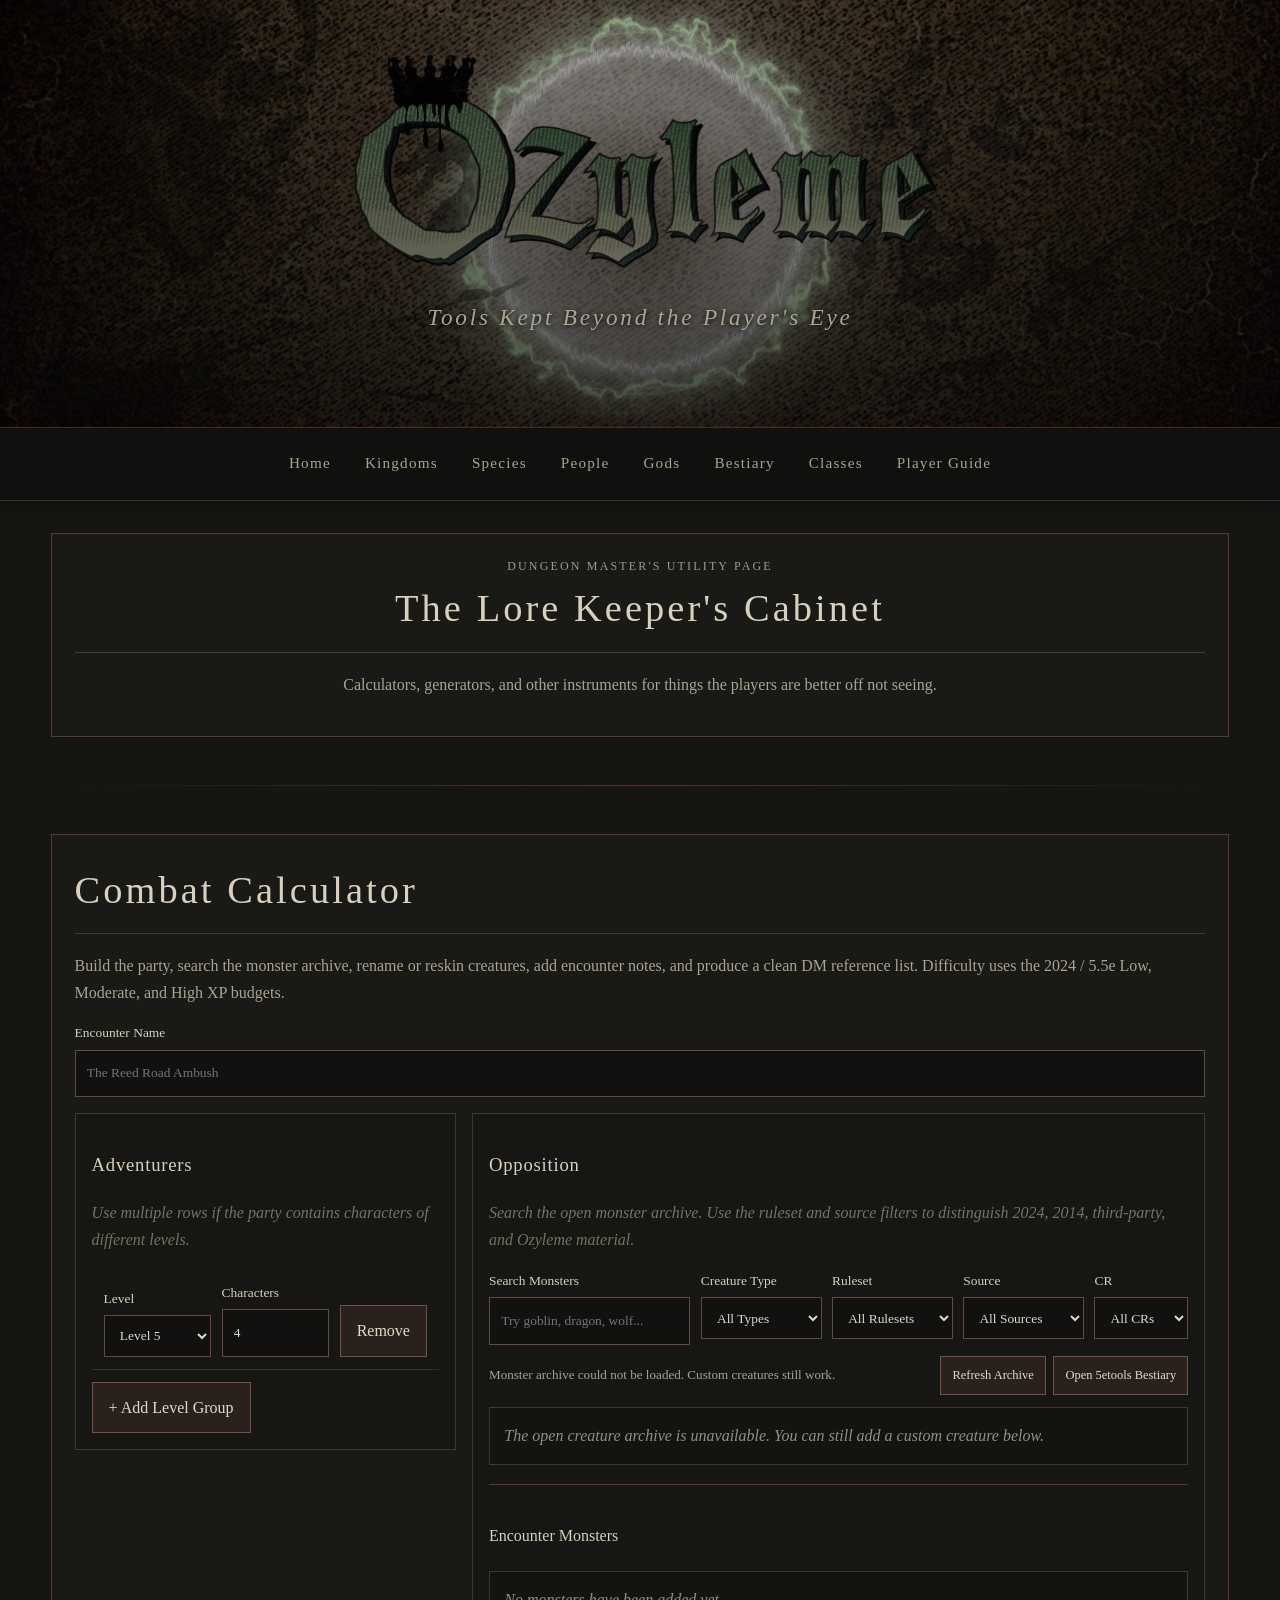
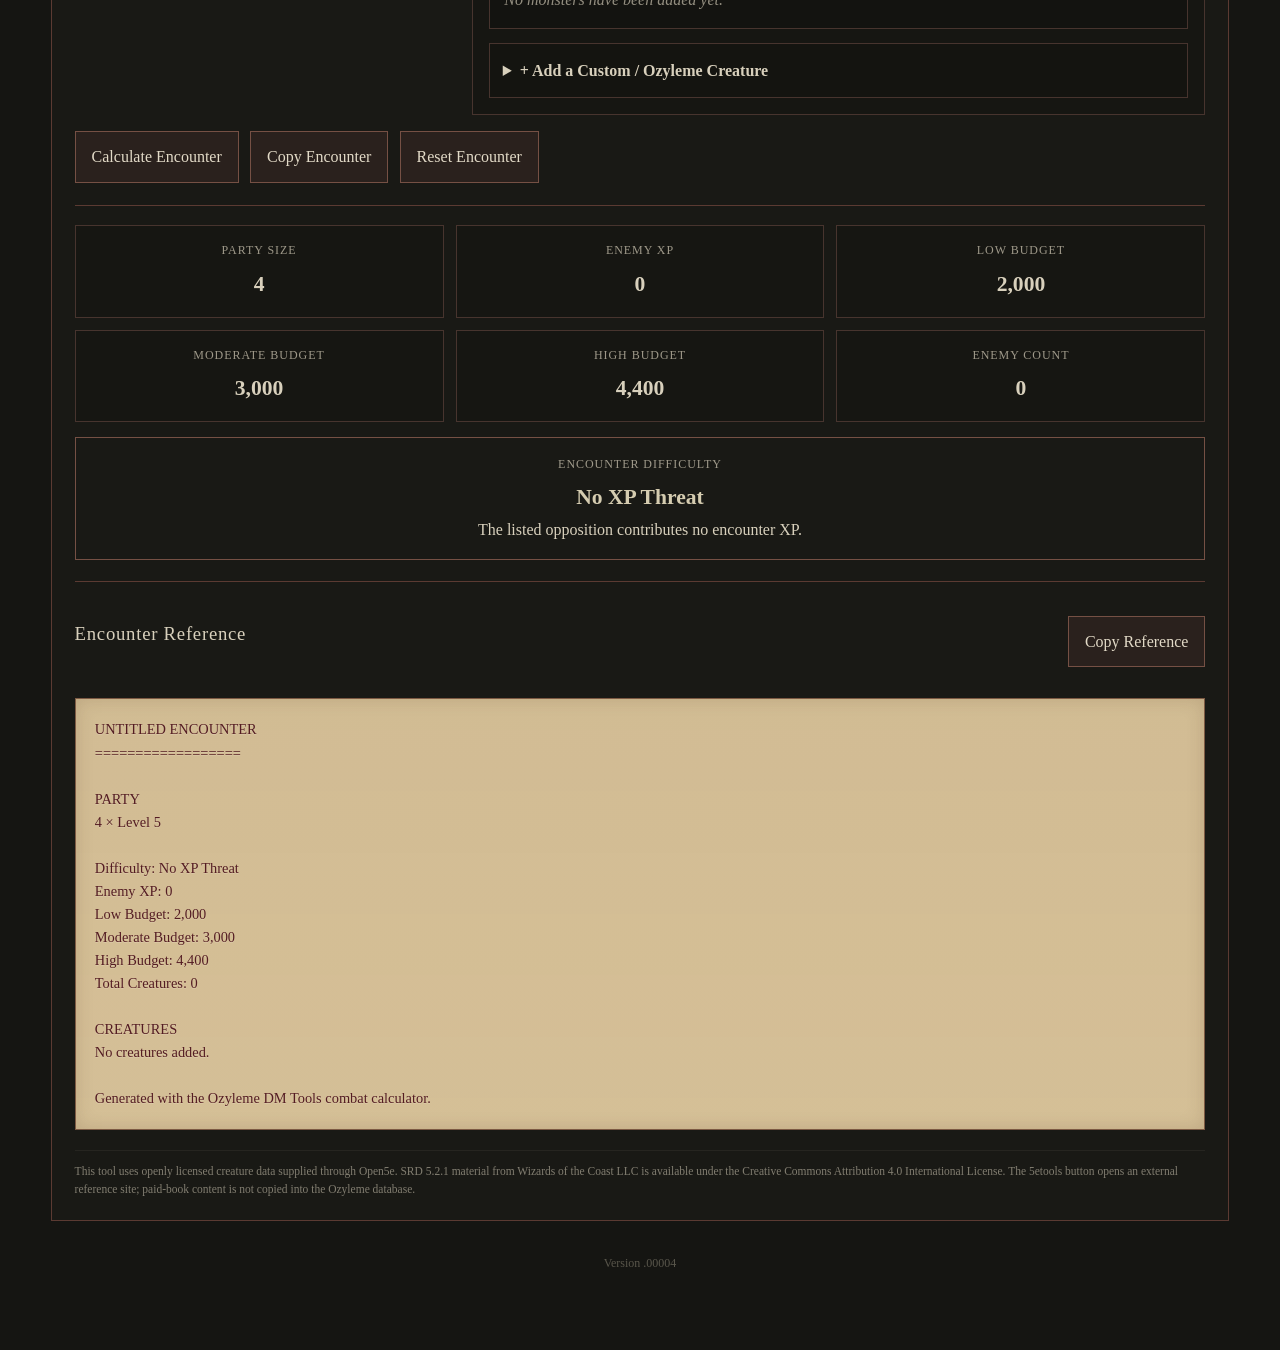
<file: dm-tools.html>
<!DOCTYPE html>
<html lang="en">
<head>
    <meta charset="UTF-8">
    <meta name="viewport" content="width=device-width, initial-scale=1.0">

    <!-- =====================================================
         OZYLEME DM TOOLS CONFIG
         EASY-TO-CHANGE SETTINGS
         ===================================================== -->
    <script>
        const DM_TOOLS_CONFIG = {
            pageVersion: ".00004",
            fiveEToolsBestiary: "https://5e.tools/bestiary.html",
            maxSearchResults: 80
        };
    </script>

    <title>DM Utilities | Ozyleme</title>
    <link rel="stylesheet" href="style.css">

    <style>
        .dm-tools-main {
            width: min(1220px, 92%);
            margin: 0 auto;
            padding: 2rem 0 4rem;
        }

        .dm-tools-intro,
        .dm-tool-panel {
            background: rgba(26, 25, 22, .92);
            border: 1px solid #5b3a32;
            padding: 1.4rem;
            margin-bottom: 1.5rem;
        }

        .dm-tools-intro { text-align: center; }

        .dm-tools-intro h2,
        .dm-tool-panel h2,
        .dm-tool-panel h3,
        .dm-tool-panel h4 { color: #d8d0bc; }

        .dm-tools-kicker {
            letter-spacing: .18em;
            text-transform: uppercase;
            font-size: .75rem;
            opacity: .7;
        }

        .tool-columns {
            display: grid;
            grid-template-columns: .78fr 1.5fr;
            gap: 1rem;
            align-items: start;
        }

        .tool-box {
            border: 1px solid #47342e;
            padding: 1rem;
            background: rgba(0, 0, 0, .12);
        }

        .encounter-title-box { margin-bottom: 1rem; }

        .party-row {
            display: grid;
            grid-template-columns: 1fr 1fr auto;
            gap: .65rem;
            align-items: end;
            margin-bottom: .75rem;
            padding: .75rem;
            border-bottom: 1px solid rgba(216, 208, 188, .14);
        }

        .dm-tools-page label {
            display: flex;
            flex-direction: column;
            gap: .3rem;
            font-size: .84rem;
        }

        .dm-tools-page input,
        .dm-tools-page select,
        .dm-tools-page textarea {
            width: 100%;
            box-sizing: border-box;
            background: #11110f;
            color: #e2dac7;
            border: 1px solid #65483e;
            padding: .7rem;
            font: inherit;
        }

        .dm-tools-page textarea {
            min-height: 70px;
            resize: vertical;
        }

        .dm-tools-page button,
        .utility-link-button {
            display: inline-block;
            box-sizing: border-box;
            background: #2a211d;
            color: #e2dac7;
            border: 1px solid #755044;
            padding: .7rem 1rem;
            font: inherit;
            text-decoration: none;
            cursor: pointer;
        }

        .dm-tools-page button:hover,
        .utility-link-button:hover { background: #382a25; }

        .dm-tools-page button:disabled {
            opacity: .45;
            cursor: not-allowed;
        }

        .row-remove { padding: .66rem .8rem; }

        .tool-actions {
            display: flex;
            flex-wrap: wrap;
            gap: .7rem;
            margin-top: 1rem;
        }

        .primary-action { font-weight: 700; }

        .monster-library { margin-top: .7rem; }

        .monster-search-controls {
            display: grid;
            grid-template-columns: 1.5fr .9fr .9fr .9fr .7fr;
            gap: .65rem;
            margin-bottom: .7rem;
        }

        .database-toolbar {
            display: flex;
            flex-wrap: wrap;
            gap: .55rem;
            align-items: center;
            justify-content: space-between;
            margin: .45rem 0 .75rem;
        }

        .database-status {
            font-size: .82rem;
            opacity: .75;
        }

        .database-toolbar-actions {
            display: flex;
            flex-wrap: wrap;
            gap: .45rem;
        }

        .database-toolbar-actions button,
        .database-toolbar-actions .utility-link-button {
            padding: .5rem .7rem;
            font-size: .78rem;
        }

        .monster-results {
            border: 1px solid #47342e;
            max-height: 390px;
            overflow-y: auto;
            background: rgba(0, 0, 0, .14);
        }

        .monster-result {
            display: grid;
            grid-template-columns: 1fr auto;
            gap: .8rem;
            align-items: center;
            padding: .72rem .8rem;
            border-bottom: 1px solid rgba(216, 208, 188, .1);
        }

        .monster-result:last-child { border-bottom: 0; }

        .monster-result-name,
        .encounter-monster-name {
            font-weight: 700;
            color: #e2dac7;
        }

        .monster-meta {
            margin-top: .2rem;
            font-size: .78rem;
            opacity: .72;
            line-height: 1.45;
        }

        .monster-source-line {
            margin-top: .15rem;
            font-size: .72rem;
            opacity: .55;
        }

        .monster-result button { padding: .48rem .75rem; }

        .result-limit-note,
        .empty-note {
            opacity: .65;
            font-style: italic;
        }

        .result-limit-note {
            padding: .65rem .8rem;
            margin: 0;
            border-top: 1px solid rgba(216, 208, 188, .1);
        }

        .encounter-builder {
            margin-top: 1.2rem;
            border-top: 1px solid #5b3a32;
            padding-top: 1rem;
        }

        .encounter-monsters {
            border: 1px solid #47342e;
            background: rgba(0, 0, 0, .12);
        }

        .encounter-empty {
            padding: .9rem;
            opacity: .65;
            font-style: italic;
        }

        .encounter-monster-row {
            padding: .85rem;
            border-bottom: 1px solid rgba(216, 208, 188, .1);
        }

        .encounter-monster-row:last-child { border-bottom: 0; }

        .encounter-monster-top {
            display: grid;
            grid-template-columns: 1fr auto auto auto auto;
            gap: .45rem;
            align-items: center;
        }

        .encounter-monster-info { min-width: 0; }

        .base-creature-label {
            margin-top: .2rem;
            font-size: .78rem;
            opacity: .72;
        }

        .encounter-monster-top .quantity-button {
            width: 2.4rem;
            height: 2.4rem;
            padding: 0;
        }

        .encounter-monster-top .monster-quantity {
            width: 4.2rem;
            text-align: center;
            padding: .55rem .25rem;
        }

        .encounter-monster-top .remove-monster { padding: .55rem .7rem; }

        .encounter-custom-fields {
            display: grid;
            grid-template-columns: 1fr 1.4fr auto;
            gap: .6rem;
            align-items: end;
            margin-top: .75rem;
        }

        .encounter-custom-fields textarea { min-height: 58px; }

        .lookup-button { padding: .58rem .7rem !important; }

        .custom-monster-box {
            margin-top: .9rem;
            border: 1px solid #47342e;
            padding: .8rem;
            background: rgba(0, 0, 0, .1);
        }

        .custom-monster-box summary {
            cursor: pointer;
            font-weight: 700;
            color: #d8d0bc;
        }

        .custom-monster-fields {
            display: grid;
            grid-template-columns: 1.4fr .8fr .6fr auto;
            gap: .6rem;
            align-items: end;
            margin-top: .8rem;
        }

        .results {
            margin-top: 1.4rem;
            border-top: 1px solid #5b3a32;
            padding-top: 1.2rem;
        }

        .result-grid {
            display: grid;
            grid-template-columns: repeat(3, 1fr);
            gap: .75rem;
        }

        .result-card {
            border: 1px solid #47342e;
            padding: .9rem;
            text-align: center;
            background: rgba(0, 0, 0, .12);
        }

        .result-label {
            display: block;
            font-size: .75rem;
            letter-spacing: .08em;
            text-transform: uppercase;
            opacity: .7;
            margin-bottom: .3rem;
        }

        .result-value {
            font-size: 1.35rem;
            font-weight: 700;
        }

        .difficulty-banner {
            margin-top: .9rem;
            padding: 1rem;
            border: 1px solid #755044;
            text-align: center;
        }

        .difficulty-banner strong { font-size: 1.35rem; }

        .warnings {
            margin-top: 1rem;
            padding: .9rem 1rem;
            border-left: 3px solid #755044;
            background: rgba(0, 0, 0, .12);
        }

        .warnings ul {
            margin: .5rem 0 0 1.25rem;
            padding: 0;
        }

        .reference-panel {
            margin-top: 1.3rem;
            border-top: 1px solid #5b3a32;
            padding-top: 1.1rem;
        }

        .reference-toolbar {
            display: flex;
            flex-wrap: wrap;
            gap: .7rem;
            align-items: center;
            justify-content: space-between;
            margin-bottom: .7rem;
        }

        .copy-status {
            min-height: 1.2em;
            font-size: .8rem;
            opacity: .72;
        }

        .encounter-output {
            box-sizing: border-box;
            width: 100%;
            min-height: 280px;
            max-height: 520px;
            overflow: auto;
            white-space: pre-wrap;

            background:
                linear-gradient(
                    rgba(111, 73, 40, 0.06),
                    rgba(111, 73, 40, 0.03)
                ),
                #d8c39a;

            color: #541c22;

            border: 1px solid #7d5a43;

            padding: 1.2rem;

            font-family: Georgia, "Times New Roman", serif;
            font-size: .9rem;
            line-height: 1.6;

            box-shadow:
                inset 0 0 18px rgba(77, 46, 25, 0.16);

            text-shadow:
                0 1px rgba(255, 255, 255, 0.18);
        }

        .srd-attribution {
            margin-top: 1.2rem;
            padding-top: .8rem;
            border-top: 1px solid rgba(216, 208, 188, .12);
            font-size: .72rem;
            opacity: .55;
            line-height: 1.5;
        }

        .srd-attribution a { color: inherit; }

        .version-mark {
            text-align: center;
            opacity: .45;
            font-size: .75rem;
            margin-top: 2rem;
        }

        @media (max-width: 1000px) {
            .tool-columns { grid-template-columns: 1fr; }
            .monster-search-controls { grid-template-columns: 1fr 1fr; }
            .monster-search-controls .monster-search-field { grid-column: 1 / -1; }
        }

        @media (max-width: 760px) {
            .party-row,
            .custom-monster-fields,
            .encounter-custom-fields { grid-template-columns: 1fr 1fr; }

            .custom-monster-fields .custom-name-field,
            .encounter-custom-fields .monster-note-field { grid-column: 1 / -1; }

            .encounter-monster-top { grid-template-columns: 1fr auto auto auto; }
            .encounter-monster-top .encounter-monster-info { grid-column: 1 / -1; }
            .result-grid { grid-template-columns: 1fr 1fr; }
        }

        @media (max-width: 520px) {
            .party-row,
            .monster-search-controls,
            .custom-monster-fields,
            .encounter-custom-fields,
            .result-grid { grid-template-columns: 1fr; }

            .monster-search-controls .monster-search-field,
            .custom-monster-fields .custom-name-field,
            .encounter-custom-fields .monster-note-field { grid-column: auto; }

            .row-remove,
            .custom-monster-fields button,
            .lookup-button { width: 100%; }

            .monster-result { grid-template-columns: 1fr; }
            .monster-result button { width: 100%; }

            .encounter-monster-top { grid-template-columns: auto 1fr auto; }
            .encounter-monster-top .encounter-monster-info { grid-column: 1 / -1; }
            .encounter-monster-top .monster-quantity { width: 100%; }
            .encounter-monster-top .remove-monster { grid-column: 1 / -1; width: 100%; }

            .database-toolbar,
            .reference-toolbar { align-items: stretch; }
        }
    </style>
</head>

<body class="dm-tools-page">

<header>
    <h1></h1>
    <p>Tools Kept Beyond the Player's Eye</p>
</header>

<nav class="site-nav">
    <a class="nav-link" href="index.html">Home</a>
    <a class="nav-link" href="kingdoms.html">Kingdoms</a>
    <a class="nav-link" href="species.html">Species</a>
    <a class="nav-link" href="people.html">People</a>
    <a class="nav-link" href="gods.html">Gods</a>
    <a class="nav-link" href="bestiary.html">Bestiary</a>
    <a class="nav-link" href="classes.html">Classes</a>
    <a class="nav-link" href="player-guide.html">Player Guide</a>
</nav>

<main class="dm-tools-main">

    <section class="dm-tools-intro">
        <div class="dm-tools-kicker">Dungeon Master's Utility Page</div>
        <h2>The Lore Keeper's Cabinet</h2>
        <p>
            Calculators, generators, and other instruments
            for things the players are better off not seeing.
        </p>
    </section>

    <div class="divider"></div>

    <section class="dm-tool-panel" id="combat-calculator">

        <h2>Combat Calculator</h2>

        <p>
            Build the party, search the monster archive, rename or reskin creatures,
            add encounter notes, and produce a clean DM reference list.
            Difficulty uses the 2024 / 5.5e Low, Moderate, and High XP budgets.
        </p>

        <div class="encounter-title-box">
            <label>
                Encounter Name
                <input
                    id="encounterTitle"
                    type="text"
                    placeholder="The Reed Road Ambush"
                    autocomplete="off">
            </label>
        </div>

        <div class="tool-columns">

            <div class="tool-box">
                <h3>Adventurers</h3>
                <p class="empty-note">
                    Use multiple rows if the party contains characters of different levels.
                </p>
                <div id="partyRows"></div>
                <button type="button" id="addPartyGroup">+ Add Level Group</button>
            </div>

            <div class="tool-box">
                <h3>Opposition</h3>
                <p class="empty-note">
                    Search the open monster archive. Use the ruleset and source filters
                    to distinguish 2024, 2014, third-party, and Ozyleme material.
                </p>

                <div class="monster-library">

                    <div class="monster-search-controls">
                        <label class="monster-search-field">
                            Search Monsters
                            <input
                                id="monsterSearch"
                                type="search"
                                placeholder="Try goblin, dragon, wolf..."
                                autocomplete="off">
                        </label>

                        <label>
                            Creature Type
                            <select id="monsterTypeFilter">
                                <option value="">All Types</option>
                            </select>
                        </label>

                        <label>
                            Ruleset
                            <select id="monsterRulesetFilter">
                                <option value="">All Rulesets</option>
                            </select>
                        </label>

                        <label>
                            Source
                            <select id="monsterSourceFilter">
                                <option value="">All Sources</option>
                            </select>
                        </label>

                        <label>
                            CR
                            <select id="monsterCRFilter">
                                <option value="">All CRs</option>
                            </select>
                        </label>
                    </div>

                    <div class="database-toolbar">
                        <div class="database-status" id="monsterDatabaseStatus">
                            Loading monster archive...
                        </div>

                        <div class="database-toolbar-actions">
                            <button type="button" id="refreshMonsterArchive">
                                Refresh Archive
                            </button>

                            <a
                                id="fiveEToolsTopLink"
                                class="utility-link-button"
                                href="#"
                                target="_blank"
                                rel="noopener noreferrer">
                                Open 5etools Bestiary
                            </a>
                        </div>
                    </div>

                    <div class="monster-results" id="monsterSearchResults">
                        <div class="encounter-empty">Loading creatures...</div>
                    </div>
                </div>

                <div class="encounter-builder">
                    <h4>Encounter Monsters</h4>

                    <div class="encounter-monsters" id="encounterMonsterRows">
                        <div class="encounter-empty">No monsters have been added yet.</div>
                    </div>

                    <details class="custom-monster-box">
                        <summary>+ Add a Custom / Ozyleme Creature</summary>

                        <div class="custom-monster-fields">
                            <label class="custom-name-field">
                                Base Creature Name
                                <input
                                    id="customMonsterName"
                                    type="text"
                                    placeholder="Feral Halfling">
                            </label>

                            <label>
                                CR
                                <select id="customMonsterCR"></select>
                            </label>

                            <label>
                                Count
                                <input
                                    id="customMonsterCount"
                                    type="number"
                                    min="1"
                                    max="100"
                                    value="1">
                            </label>

                            <button type="button" id="addCustomMonster">Add</button>
                        </div>
                    </details>
                </div>
            </div>
        </div>

        <div class="tool-actions">
            <button type="button" class="primary-action" id="calculateEncounter">
                Calculate Encounter
            </button>

            <button type="button" id="copyEncounter">
                Copy Encounter
            </button>

            <button type="button" id="resetEncounter">
                Reset Encounter
            </button>
        </div>

        <div class="results" id="combatResults" aria-live="polite">
            <div class="result-grid">
                <div class="result-card">
                    <span class="result-label">Party Size</span>
                    <span class="result-value" id="partySizeResult">—</span>
                </div>

                <div class="result-card">
                    <span class="result-label">Enemy XP</span>
                    <span class="result-value" id="enemyXpResult">—</span>
                </div>

                <div class="result-card">
                    <span class="result-label">Low Budget</span>
                    <span class="result-value" id="lowBudgetResult">—</span>
                </div>

                <div class="result-card">
                    <span class="result-label">Moderate Budget</span>
                    <span class="result-value" id="moderateBudgetResult">—</span>
                </div>

                <div class="result-card">
                    <span class="result-label">High Budget</span>
                    <span class="result-value" id="highBudgetResult">—</span>
                </div>

                <div class="result-card">
                    <span class="result-label">Enemy Count</span>
                    <span class="result-value" id="enemyCountResult">—</span>
                </div>
            </div>

            <div class="difficulty-banner" id="difficultyBanner">
                <span class="result-label">Encounter Difficulty</span>
                <strong id="difficultyResult">Not Calculated</strong>
                <div id="difficultyDetail"></div>
            </div>

            <div class="warnings" id="combatWarnings" hidden>
                <strong>DM Warnings</strong>
                <ul id="warningList"></ul>
            </div>
        </div>

        <div class="reference-panel">
            <div class="reference-toolbar">
                <div>
                    <h3>Encounter Reference</h3>
                    <div class="copy-status" id="copyStatus"></div>
                </div>

                <button type="button" id="copyEncounterReference">
                    Copy Reference
                </button>
            </div>

            <pre class="encounter-output" id="encounterOutputPreview">No encounter built yet.</pre>
        </div>

        <div class="srd-attribution">
            This tool uses openly licensed creature data supplied through Open5e.
            SRD 5.2.1 material from Wizards of the Coast LLC is available under
            the Creative Commons Attribution 4.0 International License.
            The 5etools button opens an external reference site; paid-book content
            is not copied into the Ozyleme database.
        </div>

    </section>

    <p class="version-mark">
        Version <span id="pageVersion"></span>
    </p>

</main>

<script src="data/monsters.js"></script>

<script>

/* =====================================================
   2024 / 5.5e XP BUDGETS
   ===================================================== */

const XP_BUDGETS = {
    1:  { low: 50,   moderate: 75,    high: 100 },
    2:  { low: 100,  moderate: 150,   high: 200 },
    3:  { low: 150,  moderate: 225,   high: 400 },
    4:  { low: 250,  moderate: 375,   high: 500 },
    5:  { low: 500,  moderate: 750,   high: 1100 },
    6:  { low: 600,  moderate: 1000,  high: 1400 },
    7:  { low: 750,  moderate: 1300,  high: 1700 },
    8:  { low: 1000, moderate: 1700,  high: 2100 },
    9:  { low: 1300, moderate: 2000,  high: 2600 },
    10: { low: 1600, moderate: 2300,  high: 3100 },
    11: { low: 1900, moderate: 2900,  high: 4100 },
    12: { low: 2200, moderate: 3700,  high: 4700 },
    13: { low: 2600, moderate: 4200,  high: 5400 },
    14: { low: 2900, moderate: 4900,  high: 6200 },
    15: { low: 3300, moderate: 5400,  high: 7800 },
    16: { low: 3800, moderate: 6100,  high: 9800 },
    17: { low: 4500, moderate: 7200,  high: 11700 },
    18: { low: 5000, moderate: 8700,  high: 14200 },
    19: { low: 5500, moderate: 10700, high: 17200 },
    20: { low: 6400, moderate: 13200, high: 22000 }
};


/* =====================================================
   CR / XP TABLE FOR CUSTOM CREATURES
   ===================================================== */

const CR_OPTIONS = [
    { key: "0-0",  label: "0 — 0 XP",       cr: 0,    xp: 0 },
    { key: "0-10", label: "0 — 10 XP",      cr: 0,    xp: 10 },
    { key: "1/8",  label: "1/8 — 25 XP",    cr: .125, xp: 25 },
    { key: "1/4",  label: "1/4 — 50 XP",    cr: .25,  xp: 50 },
    { key: "1/2",  label: "1/2 — 100 XP",   cr: .5,   xp: 100 },
    { key: "1",  label: "1 — 200 XP",       cr: 1,  xp: 200 },
    { key: "2",  label: "2 — 450 XP",       cr: 2,  xp: 450 },
    { key: "3",  label: "3 — 700 XP",       cr: 3,  xp: 700 },
    { key: "4",  label: "4 — 1,100 XP",     cr: 4,  xp: 1100 },
    { key: "5",  label: "5 — 1,800 XP",     cr: 5,  xp: 1800 },
    { key: "6",  label: "6 — 2,300 XP",     cr: 6,  xp: 2300 },
    { key: "7",  label: "7 — 2,900 XP",     cr: 7,  xp: 2900 },
    { key: "8",  label: "8 — 3,900 XP",     cr: 8,  xp: 3900 },
    { key: "9",  label: "9 — 5,000 XP",     cr: 9,  xp: 5000 },
    { key: "10", label: "10 — 5,900 XP",    cr: 10, xp: 5900 },
    { key: "11", label: "11 — 7,200 XP",    cr: 11, xp: 7200 },
    { key: "12", label: "12 — 8,400 XP",    cr: 12, xp: 8400 },
    { key: "13", label: "13 — 10,000 XP",   cr: 13, xp: 10000 },
    { key: "14", label: "14 — 11,500 XP",   cr: 14, xp: 11500 },
    { key: "15", label: "15 — 13,000 XP",   cr: 15, xp: 13000 },
    { key: "16", label: "16 — 15,000 XP",   cr: 16, xp: 15000 },
    { key: "17", label: "17 — 18,000 XP",   cr: 17, xp: 18000 },
    { key: "18", label: "18 — 20,000 XP",   cr: 18, xp: 20000 },
    { key: "19", label: "19 — 22,000 XP",   cr: 19, xp: 22000 },
    { key: "20", label: "20 — 25,000 XP",   cr: 20, xp: 25000 },
    { key: "21", label: "21 — 33,000 XP",   cr: 21, xp: 33000 },
    { key: "22", label: "22 — 41,000 XP",   cr: 22, xp: 41000 },
    { key: "23", label: "23 — 50,000 XP",   cr: 23, xp: 50000 },
    { key: "24", label: "24 — 62,000 XP",   cr: 24, xp: 62000 },
    { key: "25", label: "25 — 75,000 XP",   cr: 25, xp: 75000 },
    { key: "26", label: "26 — 90,000 XP",   cr: 26, xp: 90000 },
    { key: "27", label: "27 — 105,000 XP",  cr: 27, xp: 105000 },
    { key: "28", label: "28 — 120,000 XP",  cr: 28, xp: 120000 },
    { key: "29", label: "29 — 135,000 XP",  cr: 29, xp: 135000 },
    { key: "30", label: "30 — 155,000 XP",  cr: 30, xp: 155000 }
];


/* =====================================================
   PAGE ELEMENTS / STATE
   ===================================================== */

const partyRows = document.getElementById("partyRows");
const encounterTitle = document.getElementById("encounterTitle");
const monsterSearch = document.getElementById("monsterSearch");
const monsterTypeFilter = document.getElementById("monsterTypeFilter");
const monsterRulesetFilter = document.getElementById("monsterRulesetFilter");
const monsterSourceFilter = document.getElementById("monsterSourceFilter");
const monsterCRFilter = document.getElementById("monsterCRFilter");
const monsterSearchResults = document.getElementById("monsterSearchResults");
const monsterDatabaseStatus = document.getElementById("monsterDatabaseStatus");
const encounterMonsterRows = document.getElementById("encounterMonsterRows");
const encounterOutputPreview = document.getElementById("encounterOutputPreview");
const copyStatus = document.getElementById("copyStatus");

let monsterDatabase = [];
let encounterMonsters = [];
let currentEncounterCalculation = null;


/* =====================================================
   CONFIG APPLICATION
   ===================================================== */

document.getElementById("pageVersion").textContent = DM_TOOLS_CONFIG.pageVersion;
document.getElementById("fiveEToolsTopLink").href = DM_TOOLS_CONFIG.fiveEToolsBestiary;


/* =====================================================
   HELPERS
   ===================================================== */

function formatNumber(value) {
    return Number(value).toLocaleString("en-US");
}

function levelOptions(selected = 5) {
    return Array
        .from({ length: 20 }, (_, i) => i + 1)
        .map(level => `
            <option value="${level}" ${level === selected ? "selected" : ""}>
                Level ${level}
            </option>
        `)
        .join("");
}

function customCROptions(selected = "1") {
    return CR_OPTIONS
        .map(item => `
            <option value="${item.key}" ${item.key === selected ? "selected" : ""}>
                ${item.label}
            </option>
        `)
        .join("");
}

function crSortValue(cr) {
    const text = String(cr);

    if (text.includes("/")) {
        const [a, b] = text.split("/").map(Number);
        return b ? a / b : 0;
    }

    const number = Number(text);
    return Number.isFinite(number) ? number : 0;
}

function displayMonsterName(monster) {
    const renamed = String(monster.customName || "").trim();
    return renamed || monster.baseName || monster.name;
}


/* =====================================================
   PARTY
   ===================================================== */

function addPartyRow(level = 5, count = 4) {
    const row = document.createElement("div");
    row.className = "party-row";

    row.innerHTML = `
        <label>
            Level
            <select class="party-level">
                ${levelOptions(level)}
            </select>
        </label>

        <label>
            Characters
            <input
                class="party-count"
                type="number"
                min="1"
                max="20"
                value="${count}">
        </label>

        <button
            type="button"
            class="row-remove"
            aria-label="Remove party group">
            Remove
        </button>
    `;

    row.querySelector(".row-remove").addEventListener("click", () => {
        row.remove();
        calculateEncounter();
    });

    partyRows.appendChild(row);
}


/* =====================================================
   FILTER BUILDING
   ===================================================== */

function populateMonsterFilters() {
    const types = [
        ...new Set(
            monsterDatabase
                .map(monster => monster.type)
                .filter(Boolean)
        )
    ].sort((a, b) => a.localeCompare(b));

    monsterTypeFilter.innerHTML = '<option value="">All Types</option>';

    types.forEach(type => {
        const option = document.createElement("option");
        option.value = type;
        option.textContent = type;
        monsterTypeFilter.appendChild(option);
    });

    const rulesets = [
        ...new Set(monsterDatabase.map(monster => monster.ruleset).filter(Boolean))
    ];

    const rulesetPriority = {
        "5.5e / 2024": 0,
        "5e / 2014": 1,
        "5e-Compatible / Third Party": 2
    };

    rulesets.sort((a, b) => {
        const ap = rulesetPriority[a] ?? 50;
        const bp = rulesetPriority[b] ?? 50;
        return ap - bp || a.localeCompare(b);
    });

    monsterRulesetFilter.innerHTML = '<option value="">All Rulesets</option>';

    rulesets.forEach(ruleset => {
        const option = document.createElement("option");
        option.value = ruleset;
        option.textContent = ruleset;
        monsterRulesetFilter.appendChild(option);
    });

    refreshSourceFilter();

    const crs = [
        ...new Set(monsterDatabase.map(monster => String(monster.cr)).filter(Boolean))
    ].sort((a, b) => crSortValue(a) - crSortValue(b));

    monsterCRFilter.innerHTML = '<option value="">All CRs</option>';

    crs.forEach(cr => {
        const option = document.createElement("option");
        option.value = cr;
        option.textContent = `CR ${cr}`;
        monsterCRFilter.appendChild(option);
    });
}

function refreshSourceFilter() {
    const selectedRuleset = monsterRulesetFilter.value;
    const previousSource = monsterSourceFilter.value;

    const sources = [
        ...new Map(
            monsterDatabase
                .filter(monster => !selectedRuleset || monster.ruleset === selectedRuleset)
                .filter(monster => monster.source)
                .map(monster => [monster.sourceKey || monster.source, {
                    key: monster.sourceKey || monster.source,
                    name: monster.source
                }])
        ).values()
    ].sort((a, b) => a.name.localeCompare(b.name));

    monsterSourceFilter.innerHTML = '<option value="">All Sources</option>';

    sources.forEach(source => {
        const option = document.createElement("option");
        option.value = source.key;
        option.textContent = source.name;
        monsterSourceFilter.appendChild(option);
    });

    if (sources.some(source => source.key === previousSource)) {
        monsterSourceFilter.value = previousSource;
    }
}


/* =====================================================
   DATABASE SEARCH
   ===================================================== */

function getFilteredMonsters() {
    const search = monsterSearch.value.trim().toLowerCase();
    const type = monsterTypeFilter.value;
    const ruleset = monsterRulesetFilter.value;
    const source = monsterSourceFilter.value;
    const cr = monsterCRFilter.value;

    return monsterDatabase.filter(monster => {
        const searchableText = [
            monster.name,
            monster.baseName,
            monster.type,
            monster.source,
            monster.ruleset,
            monster.cr
        ]
            .filter(Boolean)
            .join(" ")
            .toLowerCase();

        const matchesSearch = !search || searchableText.includes(search);
        const matchesType = !type || monster.type === type;
        const matchesRuleset = !ruleset || monster.ruleset === ruleset;
        const matchesSource = !source || (monster.sourceKey || monster.source) === source;
        const matchesCR = !cr || String(monster.cr) === cr;

        return (
            matchesSearch &&
            matchesType &&
            matchesRuleset &&
            matchesSource &&
            matchesCR
        );
    });
}

function renderMonsterSearchResults() {
    if (monsterDatabase.length === 0) {
        monsterSearchResults.innerHTML = `
            <div class="encounter-empty">
                The monster archive is not available yet.
            </div>
        `;
        return;
    }

    const matches = getFilteredMonsters();
    const visibleMatches = matches.slice(0, DM_TOOLS_CONFIG.maxSearchResults);

    monsterSearchResults.innerHTML = "";

    if (visibleMatches.length === 0) {
        monsterSearchResults.innerHTML = `
            <div class="encounter-empty">
                No creatures match those filters.
            </div>
        `;
        return;
    }

    visibleMatches.forEach(monster => {
        const row = document.createElement("div");
        row.className = "monster-result";

        const info = document.createElement("div");

        const name = document.createElement("div");
        name.className = "monster-result-name";
        name.textContent = monster.name;

        const meta = document.createElement("div");
        meta.className = "monster-meta";
        meta.textContent =
            `${monster.size} ${monster.type} · CR ${monster.cr} · ${formatNumber(monster.xp)} XP`;

        const source = document.createElement("div");
        source.className = "monster-source-line";
        source.textContent = `${monster.ruleset} · ${monster.source}`;

        info.appendChild(name);
        info.appendChild(meta);
        info.appendChild(source);

        const addButton = document.createElement("button");
        addButton.type = "button";
        addButton.textContent = "+ Add";
        addButton.addEventListener("click", () => addMonsterToEncounter(monster));

        row.appendChild(info);
        row.appendChild(addButton);
        monsterSearchResults.appendChild(row);
    });

    if (matches.length > visibleMatches.length) {
        const note = document.createElement("p");
        note.className = "result-limit-note";
        note.textContent =
            `${formatNumber(matches.length)} matches found. ` +
            `Showing the first ${DM_TOOLS_CONFIG.maxSearchResults}; narrow the search to see more.`;
        monsterSearchResults.appendChild(note);
    }
}


/* =====================================================
   ENCOUNTER MONSTERS
   ===================================================== */

function addMonsterToEncounter(monster) {
    const existing = encounterMonsters.find(item => item.databaseId === monster.id);

    if (existing) {
        existing.count += 1;
    } else {
        encounterMonsters.push({
            encounterId: `encounter-${Date.now()}-${Math.random().toString(16).slice(2)}`,
            databaseId: monster.id,
            baseName: monster.baseName || monster.name,
            customName: "",
            note: "",
            type: monster.type,
            size: monster.size,
            cr: String(monster.cr),
            crNumber: Number(monster.crNumber) || crSortValue(monster.cr),
            xp: Number(monster.xp) || 0,
            source: monster.source || "Unknown Source",
            sourceKey: monster.sourceKey || "",
            sourceType: monster.sourceType || "open5e",
            ruleset: monster.ruleset || "5e-Compatible",
            count: 1
        });
    }

    renderEncounterMonsters();
    calculateEncounter();
}

function renderEncounterMonsters() {
    encounterMonsterRows.innerHTML = "";

    if (encounterMonsters.length === 0) {
        encounterMonsterRows.innerHTML = `
            <div class="encounter-empty">
                No monsters have been added yet.
            </div>
        `;
        return;
    }

    encounterMonsters.forEach(monster => {
        const row = document.createElement("div");
        row.className = "encounter-monster-row";

        const top = document.createElement("div");
        top.className = "encounter-monster-top";

        const info = document.createElement("div");
        info.className = "encounter-monster-info";

        const displayName = document.createElement("div");
        displayName.className = "encounter-monster-name";
        displayName.textContent = displayMonsterName(monster);

        const baseLabel = document.createElement("div");
        baseLabel.className = "base-creature-label";
        baseLabel.textContent = `Base: ${monster.baseName}`;

        const meta = document.createElement("div");
        meta.className = "monster-meta";
        meta.textContent =
            `CR ${monster.cr} · ${formatNumber(monster.xp)} XP each · ` +
            `${formatNumber(monster.xp * monster.count)} XP total`;

        const source = document.createElement("div");
        source.className = "monster-source-line";
        source.textContent = `${monster.ruleset} · ${monster.source}`;

        info.appendChild(displayName);
        info.appendChild(baseLabel);
        info.appendChild(meta);
        info.appendChild(source);

        const minusButton = document.createElement("button");
        minusButton.type = "button";
        minusButton.className = "quantity-button";
        minusButton.textContent = "−";
        minusButton.setAttribute("aria-label", `Decrease ${monster.baseName} quantity`);
        minusButton.addEventListener("click", () => {
            monster.count = Math.max(1, monster.count - 1);
            renderEncounterMonsters();
            calculateEncounter();
        });

        const quantityInput = document.createElement("input");
        quantityInput.className = "monster-quantity";
        quantityInput.type = "number";
        quantityInput.min = "1";
        quantityInput.max = "100";
        quantityInput.value = monster.count;
        quantityInput.setAttribute("aria-label", `${monster.baseName} quantity`);
        quantityInput.addEventListener("change", () => {
            monster.count = Math.max(1, Math.min(100, Number(quantityInput.value) || 1));
            renderEncounterMonsters();
            calculateEncounter();
        });

        const plusButton = document.createElement("button");
        plusButton.type = "button";
        plusButton.className = "quantity-button";
        plusButton.textContent = "+";
        plusButton.setAttribute("aria-label", `Increase ${monster.baseName} quantity`);
        plusButton.addEventListener("click", () => {
            monster.count = Math.min(100, monster.count + 1);
            renderEncounterMonsters();
            calculateEncounter();
        });

        const removeButton = document.createElement("button");
        removeButton.type = "button";
        removeButton.className = "remove-monster";
        removeButton.textContent = "Remove";
        removeButton.addEventListener("click", () => {
            encounterMonsters = encounterMonsters.filter(item => item !== monster);
            renderEncounterMonsters();
            calculateEncounter();
        });

        top.appendChild(info);
        top.appendChild(minusButton);
        top.appendChild(quantityInput);
        top.appendChild(plusButton);
        top.appendChild(removeButton);

        const customFields = document.createElement("div");
        customFields.className = "encounter-custom-fields";

        const customNameLabel = document.createElement("label");
        customNameLabel.textContent = "Custom Name";

        const customNameInput = document.createElement("input");
        customNameInput.type = "text";
        customNameInput.placeholder = monster.baseName;
        customNameInput.value = monster.customName || "";
        customNameInput.addEventListener("input", () => {
            monster.customName = customNameInput.value;
            displayName.textContent = displayMonsterName(monster);
            updateEncounterReference();
        });

        customNameLabel.appendChild(customNameInput);

        const noteLabel = document.createElement("label");
        noteLabel.className = "monster-note-field";
        noteLabel.textContent = "DM Note";

        const noteInput = document.createElement("textarea");
        noteInput.placeholder = "Appearance, tactics, treasure, morale, reminders...";
        noteInput.value = monster.note || "";
        noteInput.addEventListener("input", () => {
            monster.note = noteInput.value;
            updateEncounterReference();
        });

        noteLabel.appendChild(noteInput);

        const lookupLink = document.createElement("a");
        lookupLink.className = "utility-link-button lookup-button";
        lookupLink.href = DM_TOOLS_CONFIG.fiveEToolsBestiary;
        lookupLink.target = "_blank";
        lookupLink.rel = "noopener noreferrer";
        lookupLink.textContent = "5etools";
        lookupLink.title = `Open 5etools Bestiary and search for ${monster.baseName}`;

        customFields.appendChild(customNameLabel);
        customFields.appendChild(noteLabel);
        customFields.appendChild(lookupLink);

        row.appendChild(top);
        row.appendChild(customFields);
        encounterMonsterRows.appendChild(row);
    });
}


/* =====================================================
   CUSTOM / OZYLEME CREATURE
   ===================================================== */

function addCustomMonster() {
    const nameInput = document.getElementById("customMonsterName");
    const crSelect = document.getElementById("customMonsterCR");
    const countInput = document.getElementById("customMonsterCount");

    const baseName = nameInput.value.trim() || "Custom Creature";
    const selectedCR = CR_OPTIONS.find(item => item.key === crSelect.value);
    const count = Math.max(1, Math.min(100, Number(countInput.value) || 1));

    if (!selectedCR) return;

    const displayCR = selectedCR.key.startsWith("0-") ? "0" : selectedCR.key;

    encounterMonsters.push({
        encounterId: `custom-${Date.now()}-${Math.random().toString(16).slice(2)}`,
        databaseId: null,
        baseName,
        customName: "",
        note: "",
        type: "Custom",
        size: "Custom",
        cr: displayCR,
        crNumber: selectedCR.cr,
        xp: selectedCR.xp,
        source: "Ozyleme / Custom",
        sourceKey: "ozyleme",
        sourceType: "custom",
        ruleset: "5.5e / 2024",
        count
    });

    nameInput.value = "";
    countInput.value = "1";

    renderEncounterMonsters();
    calculateEncounter();
}


/* =====================================================
   DATABASE INITIALIZATION
   ===================================================== */

async function initializeMonsterDatabase() {
    try {
        if (!window.OZYLEME_MONSTERS_READY) {
            throw new Error("monsters.js did not load.");
        }

        const monsters = await window.OZYLEME_MONSTERS_READY;

        if (!Array.isArray(monsters) || monsters.length === 0) {
            throw new Error("The monster archive returned no creatures.");
        }

        monsterDatabase = monsters;
        populateMonsterFilters();
        renderMonsterSearchResults();

        const sourceCount = new Set(
            monsterDatabase.map(monster => monster.sourceKey || monster.source)
        ).size;

        monsterDatabaseStatus.textContent =
            `${formatNumber(monsterDatabase.length)} creatures loaded from ` +
            `${formatNumber(sourceCount)} sources.`;
    } catch (error) {
        console.error("Monster archive could not be initialized.", error);

        monsterDatabaseStatus.textContent =
            "Monster archive could not be loaded. Custom creatures still work.";

        monsterSearchResults.innerHTML = `
            <div class="encounter-empty">
                The open creature archive is unavailable.
                You can still add a custom creature below.
            </div>
        `;
    }
}


/* =====================================================
   ENCOUNTER CALCULATION
   ===================================================== */

function calculateEncounter() {
    let partyCount = 0;
    let low = 0;
    let moderate = 0;
    let high = 0;
    let lowestLevel = 20;

    const partyGroups = [];

    document.querySelectorAll(".party-row").forEach(row => {
        const level = Number(row.querySelector(".party-level").value);
        const count = Math.max(0, Number(row.querySelector(".party-count").value) || 0);

        if (count > 0) {
            partyCount += count;
            low += XP_BUDGETS[level].low * count;
            moderate += XP_BUDGETS[level].moderate * count;
            high += XP_BUDGETS[level].high * count;
            lowestLevel = Math.min(lowestLevel, level);
            partyGroups.push({ level, count });
        }
    });

    const enemyXp = encounterMonsters.reduce(
        (total, monster) => total + (monster.xp * monster.count),
        0
    );

    const enemyCount = encounterMonsters.reduce(
        (total, monster) => total + monster.count,
        0
    );

    const highestCR = encounterMonsters.reduce(
        (highest, monster) => Math.max(highest, Number(monster.crNumber) || 0),
        0
    );

    const statBlockCount = encounterMonsters.length;

    document.getElementById("partySizeResult").textContent = formatNumber(partyCount);
    document.getElementById("enemyXpResult").textContent = formatNumber(enemyXp);
    document.getElementById("lowBudgetResult").textContent = formatNumber(low);
    document.getElementById("moderateBudgetResult").textContent = formatNumber(moderate);
    document.getElementById("highBudgetResult").textContent = formatNumber(high);
    document.getElementById("enemyCountResult").textContent = formatNumber(enemyCount);

    let difficulty = "Not Calculated";
    let detail = "Add at least one adventurer to calculate encounter difficulty.";

    if (partyCount > 0) {
        if (enemyXp <= 0) {
            difficulty = "No XP Threat";
            detail = "The listed opposition contributes no encounter XP.";
        } else if (enemyXp <= low) {
            difficulty = "Low";
            detail = `${formatNumber(low - enemyXp)} XP remains in the Low budget.`;
        } else if (enemyXp <= moderate) {
            difficulty = "Moderate";
            detail = `${formatNumber(moderate - enemyXp)} XP remains in the Moderate budget.`;
        } else if (enemyXp <= high) {
            difficulty = "High";
            detail = `${formatNumber(high - enemyXp)} XP remains in the High budget.`;
        } else {
            difficulty = "Above High";
            detail = `${formatNumber(enemyXp - high)} XP above the party's High-difficulty budget.`;
        }
    }

    document.getElementById("difficultyResult").textContent = difficulty;
    document.getElementById("difficultyDetail").textContent = detail;

    const warnings = [];

    if (partyCount > 0 && enemyCount > partyCount * 2) {
        warnings.push(
            "There are more than two creatures per character. Large groups can be more dangerous " +
            "than the XP budget suggests; consider making many of them fragile creatures."
        );
    }

    if (partyCount > 0 && highestCR > lowestLevel) {
        warnings.push(
            `At least one creature is CR ${highestCR}, above the level of part of the party. ` +
            "A powerful creature may be able to take out a lower-level character with a single action."
        );
    }

    if (statBlockCount > 3) {
        warnings.push(
            `This encounter uses ${statBlockCount} different creature stat blocks. ` +
            "Running more than two or three different stat blocks can become difficult to manage at the table."
        );
    }

    const warningsBox = document.getElementById("combatWarnings");
    const warningList = document.getElementById("warningList");
    warningList.innerHTML = "";

    warnings.forEach(text => {
        const li = document.createElement("li");
        li.textContent = text;
        warningList.appendChild(li);
    });

    warningsBox.hidden = warnings.length === 0;

    currentEncounterCalculation = {
        partyCount,
        partyGroups,
        low,
        moderate,
        high,
        enemyXp,
        enemyCount,
        difficulty,
        detail,
        warnings
    };

    updateEncounterReference();
}


/* =====================================================
   ENCOUNTER REFERENCE OUTPUT
   ===================================================== */

function buildEncounterReference() {
    const calc = currentEncounterCalculation;

    if (!calc) {
        return "No encounter built yet.";
    }

    const title = encounterTitle.value.trim() || "UNTITLED ENCOUNTER";
    const lines = [];

    lines.push(title.toUpperCase());
    lines.push("=".repeat(title.length || 18));
    lines.push("");
    lines.push("PARTY");

    if (calc.partyGroups.length === 0) {
        lines.push("No adventurers entered.");
    } else {
        calc.partyGroups.forEach(group => {
            lines.push(`${group.count} × Level ${group.level}`);
        });
    }

    lines.push("");
    lines.push(`Difficulty: ${calc.difficulty}`);
    lines.push(`Enemy XP: ${formatNumber(calc.enemyXp)}`);
    lines.push(`Low Budget: ${formatNumber(calc.low)}`);
    lines.push(`Moderate Budget: ${formatNumber(calc.moderate)}`);
    lines.push(`High Budget: ${formatNumber(calc.high)}`);
    lines.push(`Total Creatures: ${formatNumber(calc.enemyCount)}`);
    lines.push("");
    lines.push("CREATURES");

    if (encounterMonsters.length === 0) {
        lines.push("No creatures added.");
    } else {
        encounterMonsters.forEach((monster, index) => {
            const shownName = displayMonsterName(monster);

            lines.push("");
            lines.push(`${index + 1}. ${monster.count} × ${shownName}`);
            lines.push(`   Base Creature: ${monster.baseName}`);
            lines.push(
                `   CR ${monster.cr} — ${formatNumber(monster.xp)} XP each — ` +
                `${formatNumber(monster.xp * monster.count)} XP total`
            );
            lines.push(`   Source: ${monster.source}`);
            lines.push(`   Ruleset: ${monster.ruleset}`);

            const note = String(monster.note || "").trim();
            if (note) {
                lines.push(`   Note: ${note}`);
            }
        });
    }

    if (calc.warnings.length > 0) {
        lines.push("");
        lines.push("DM WARNINGS");
        calc.warnings.forEach(warning => lines.push(`- ${warning}`));
    }

    lines.push("");
    lines.push("Generated with the Ozyleme DM Tools combat calculator.");

    return lines.join("\n");
}

function updateEncounterReference() {
    encounterOutputPreview.textContent = buildEncounterReference();
}

async function copyTextToClipboard(text) {
    if (navigator.clipboard && window.isSecureContext) {
        await navigator.clipboard.writeText(text);
        return;
    }

    const textarea = document.createElement("textarea");
    textarea.value = text;
    textarea.setAttribute("readonly", "");
    textarea.style.position = "fixed";
    textarea.style.opacity = "0";
    document.body.appendChild(textarea);
    textarea.select();

    const copied = document.execCommand("copy");
    textarea.remove();

    if (!copied) {
        throw new Error("Clipboard copy failed.");
    }
}

async function copyEncounterReference() {
    const text = buildEncounterReference();

    try {
        await copyTextToClipboard(text);
        copyStatus.textContent = "Encounter copied to clipboard.";
    } catch (error) {
        console.error("Encounter copy failed.", error);
        copyStatus.textContent =
            "Copy was blocked by the browser. Select the reference text below and copy it manually.";
    }
}


/* =====================================================
   RESET / REFRESH
   ===================================================== */

function resetEncounter() {
    partyRows.innerHTML = "";
    encounterMonsters = [];
    encounterTitle.value = "";

    addPartyRow(5, 4);
    renderEncounterMonsters();

    monsterSearch.value = "";
    monsterTypeFilter.value = "";
    monsterRulesetFilter.value = "";
    refreshSourceFilter();
    monsterSourceFilter.value = "";
    monsterCRFilter.value = "";

    if (monsterDatabase.length > 0) {
        renderMonsterSearchResults();
    }

    copyStatus.textContent = "";
    calculateEncounter();
}

function refreshMonsterArchive() {
    if (typeof window.clearOzylemeMonsterCache === "function") {
        window.clearOzylemeMonsterCache();
    }

    window.location.reload();
}


/* =====================================================
   INITIALIZE CONTROLS
   ===================================================== */

document.getElementById("customMonsterCR").innerHTML = customCROptions("1");

document.getElementById("addPartyGroup").addEventListener("click", () => {
    addPartyRow(5, 1);
    calculateEncounter();
});

document.getElementById("addCustomMonster").addEventListener("click", addCustomMonster);
document.getElementById("calculateEncounter").addEventListener("click", calculateEncounter);
document.getElementById("copyEncounter").addEventListener("click", copyEncounterReference);
document.getElementById("copyEncounterReference").addEventListener("click", copyEncounterReference);
document.getElementById("resetEncounter").addEventListener("click", resetEncounter);
document.getElementById("refreshMonsterArchive").addEventListener("click", refreshMonsterArchive);

partyRows.addEventListener("input", calculateEncounter);
partyRows.addEventListener("change", calculateEncounter);
encounterTitle.addEventListener("input", updateEncounterReference);

monsterSearch.addEventListener("input", renderMonsterSearchResults);
monsterTypeFilter.addEventListener("change", renderMonsterSearchResults);

monsterRulesetFilter.addEventListener("change", () => {
    refreshSourceFilter();
    renderMonsterSearchResults();
});

monsterSourceFilter.addEventListener("change", renderMonsterSearchResults);
monsterCRFilter.addEventListener("change", renderMonsterSearchResults);

resetEncounter();
initializeMonsterDatabase();

</script>

</body>
</html>
</file>
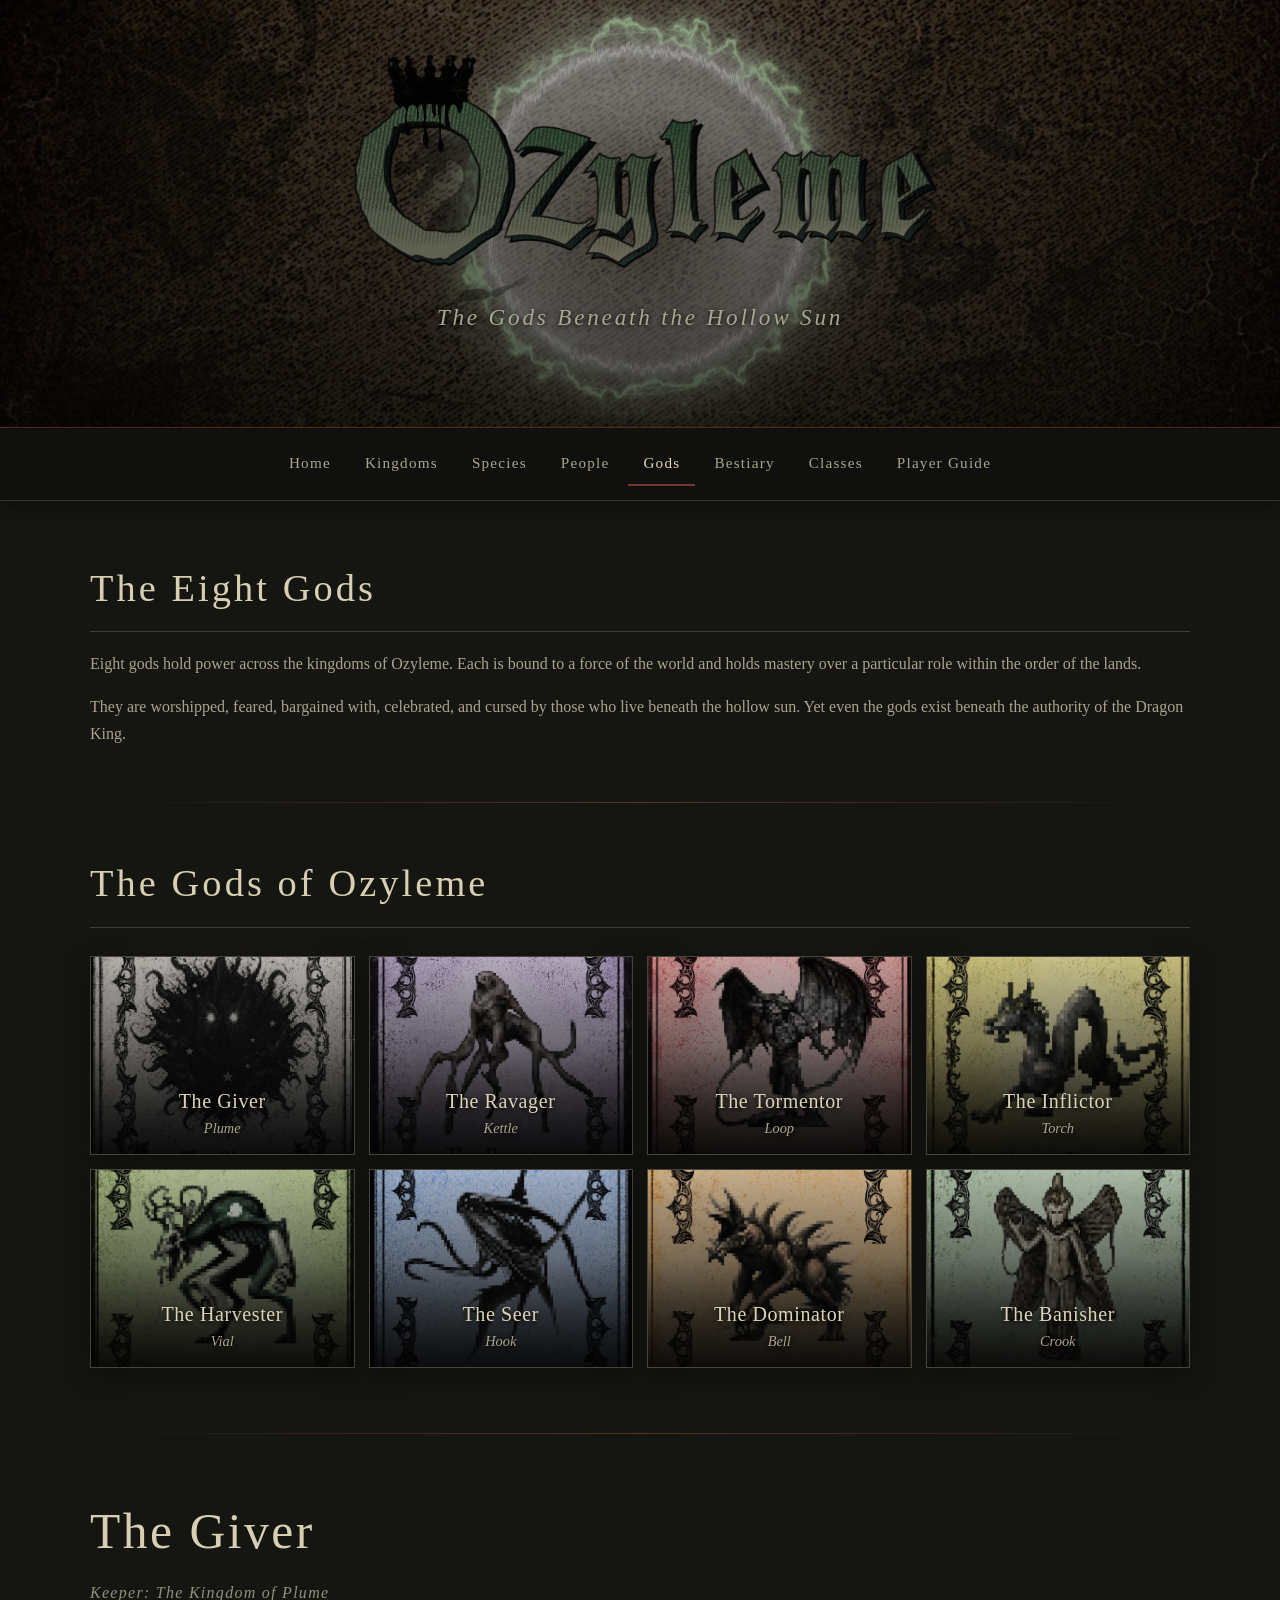
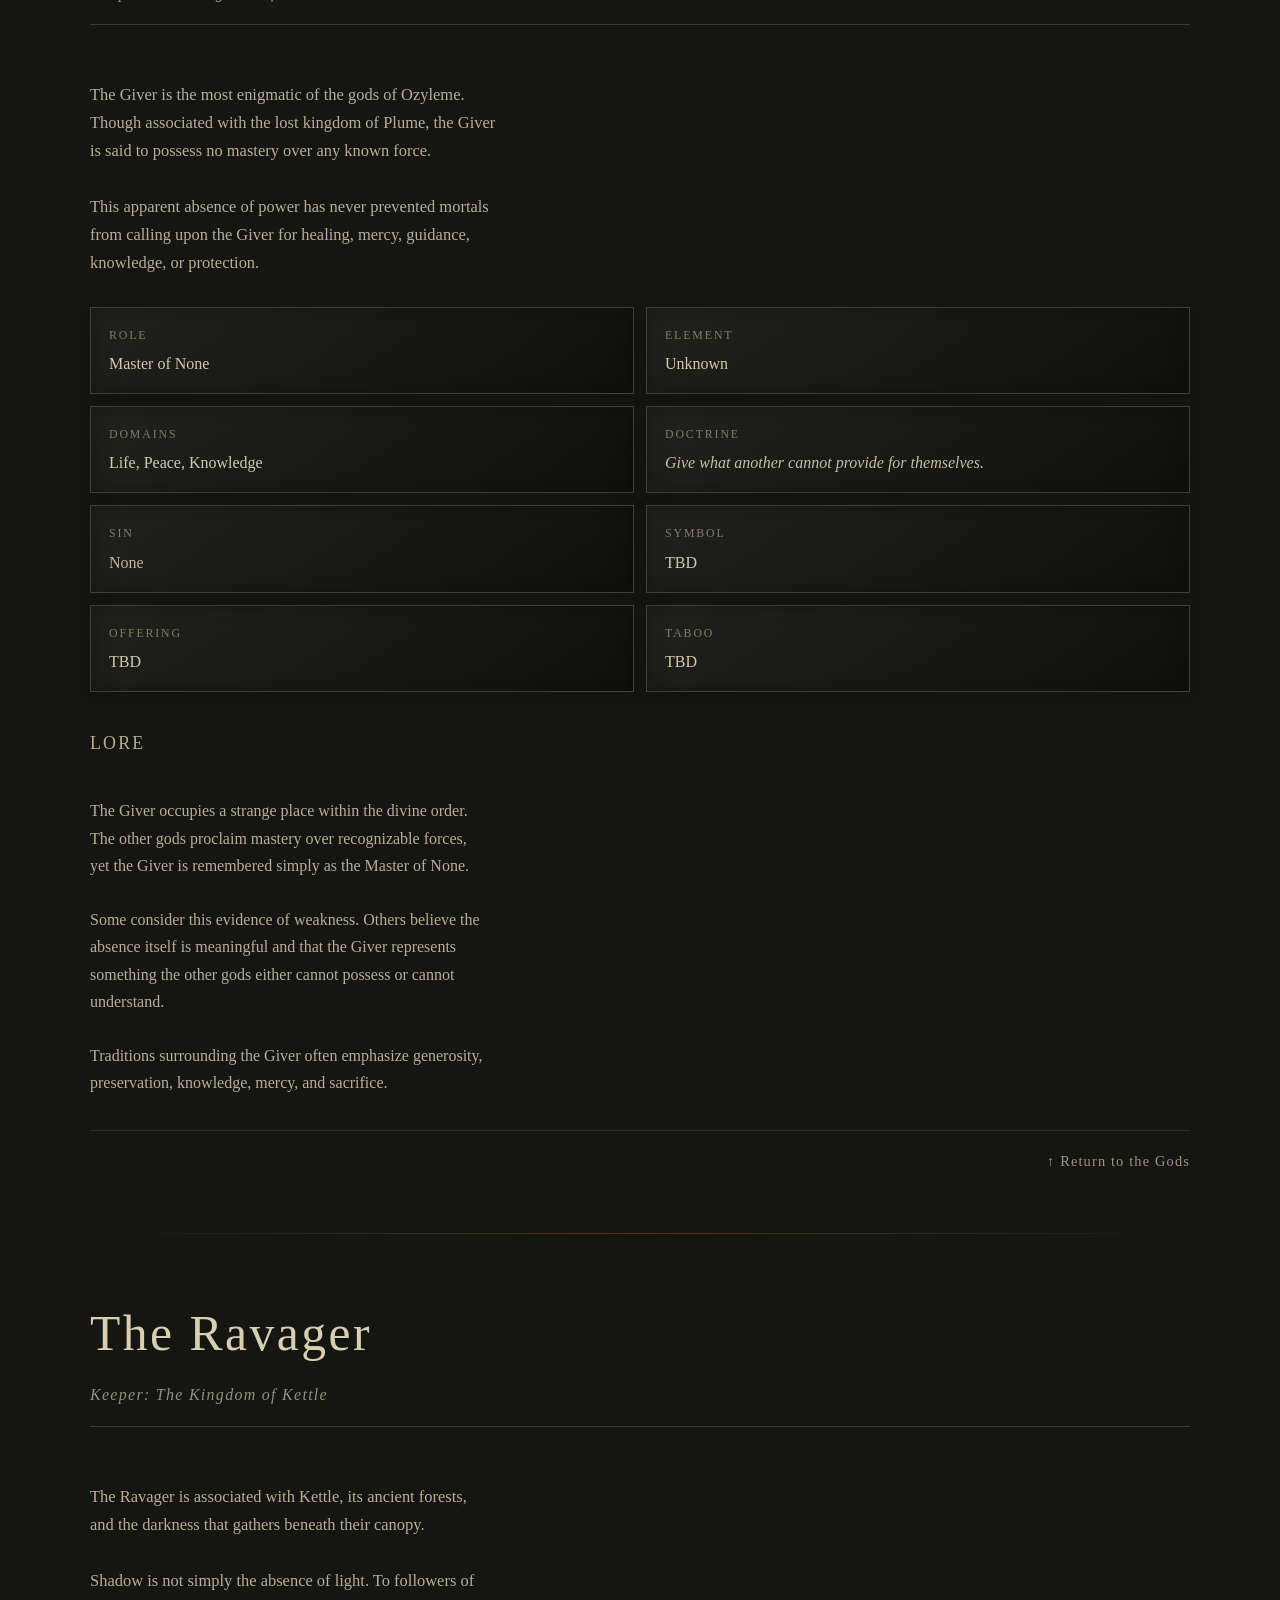
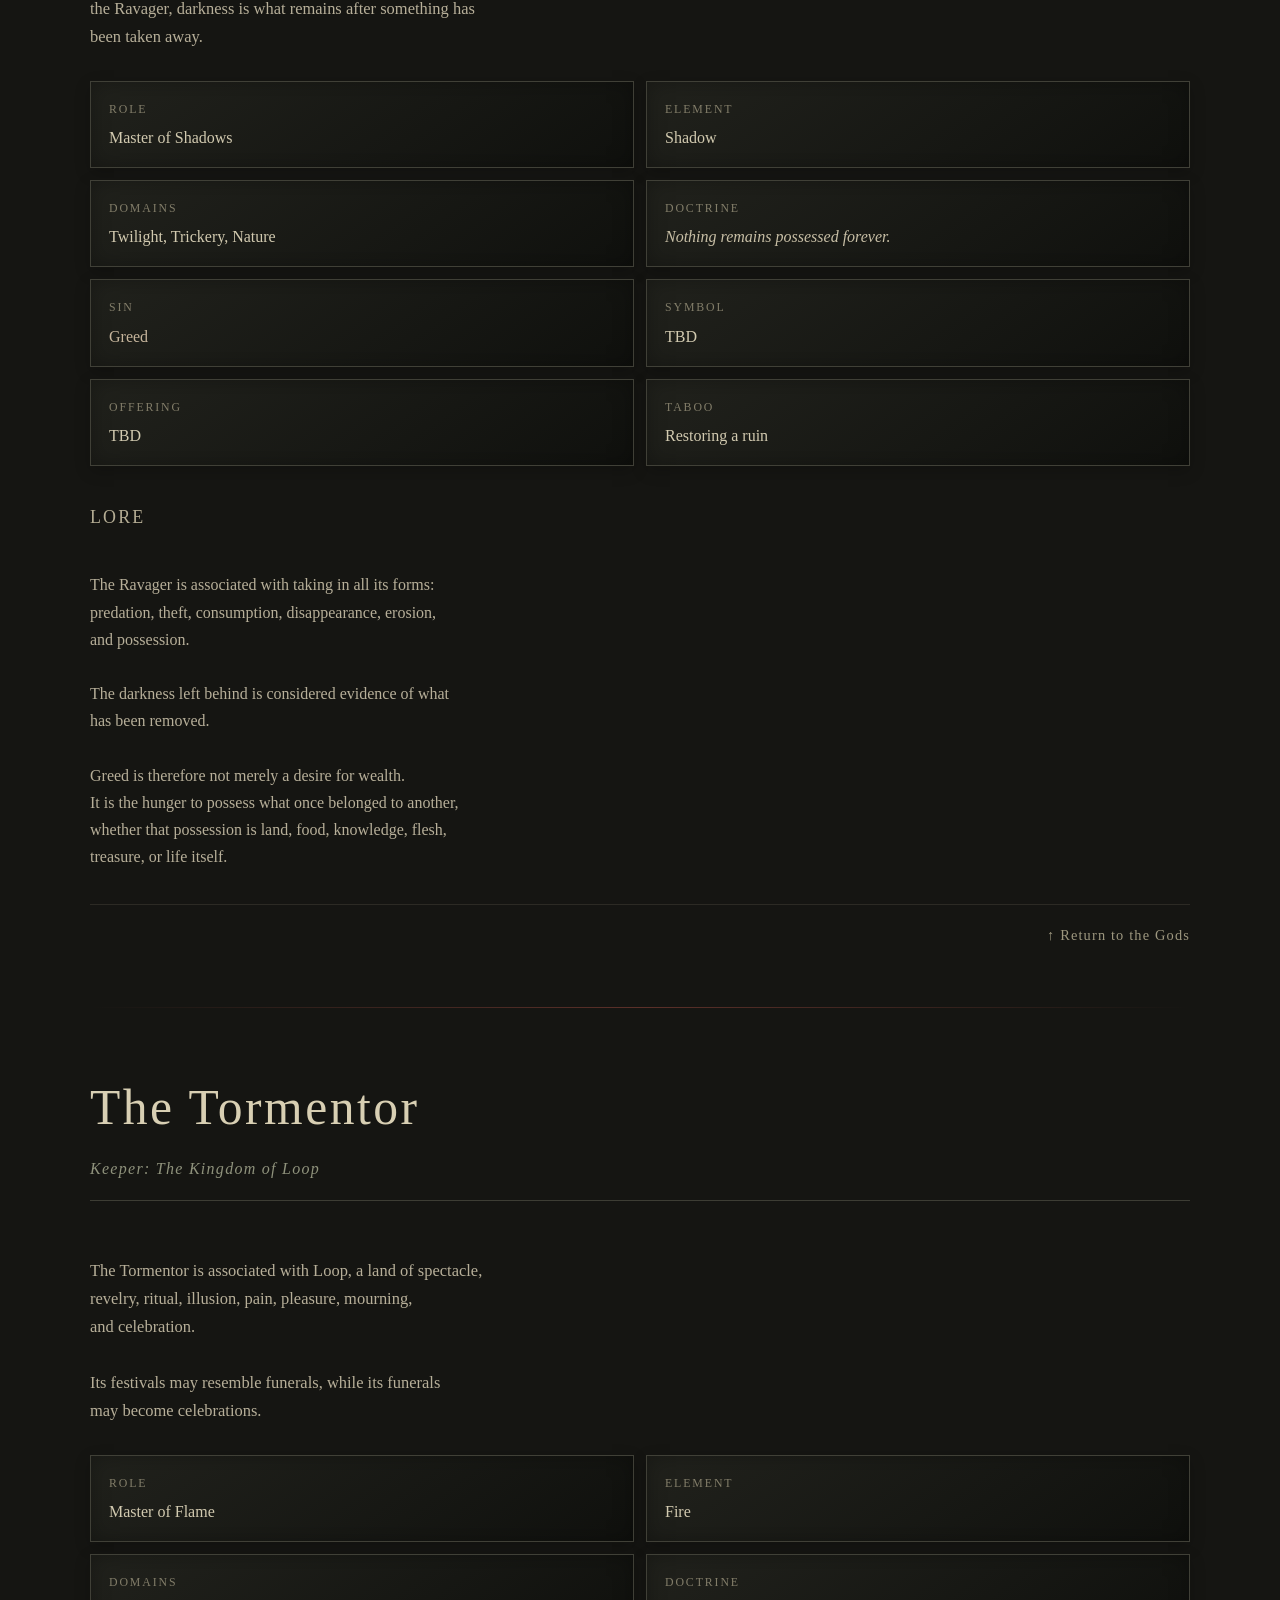
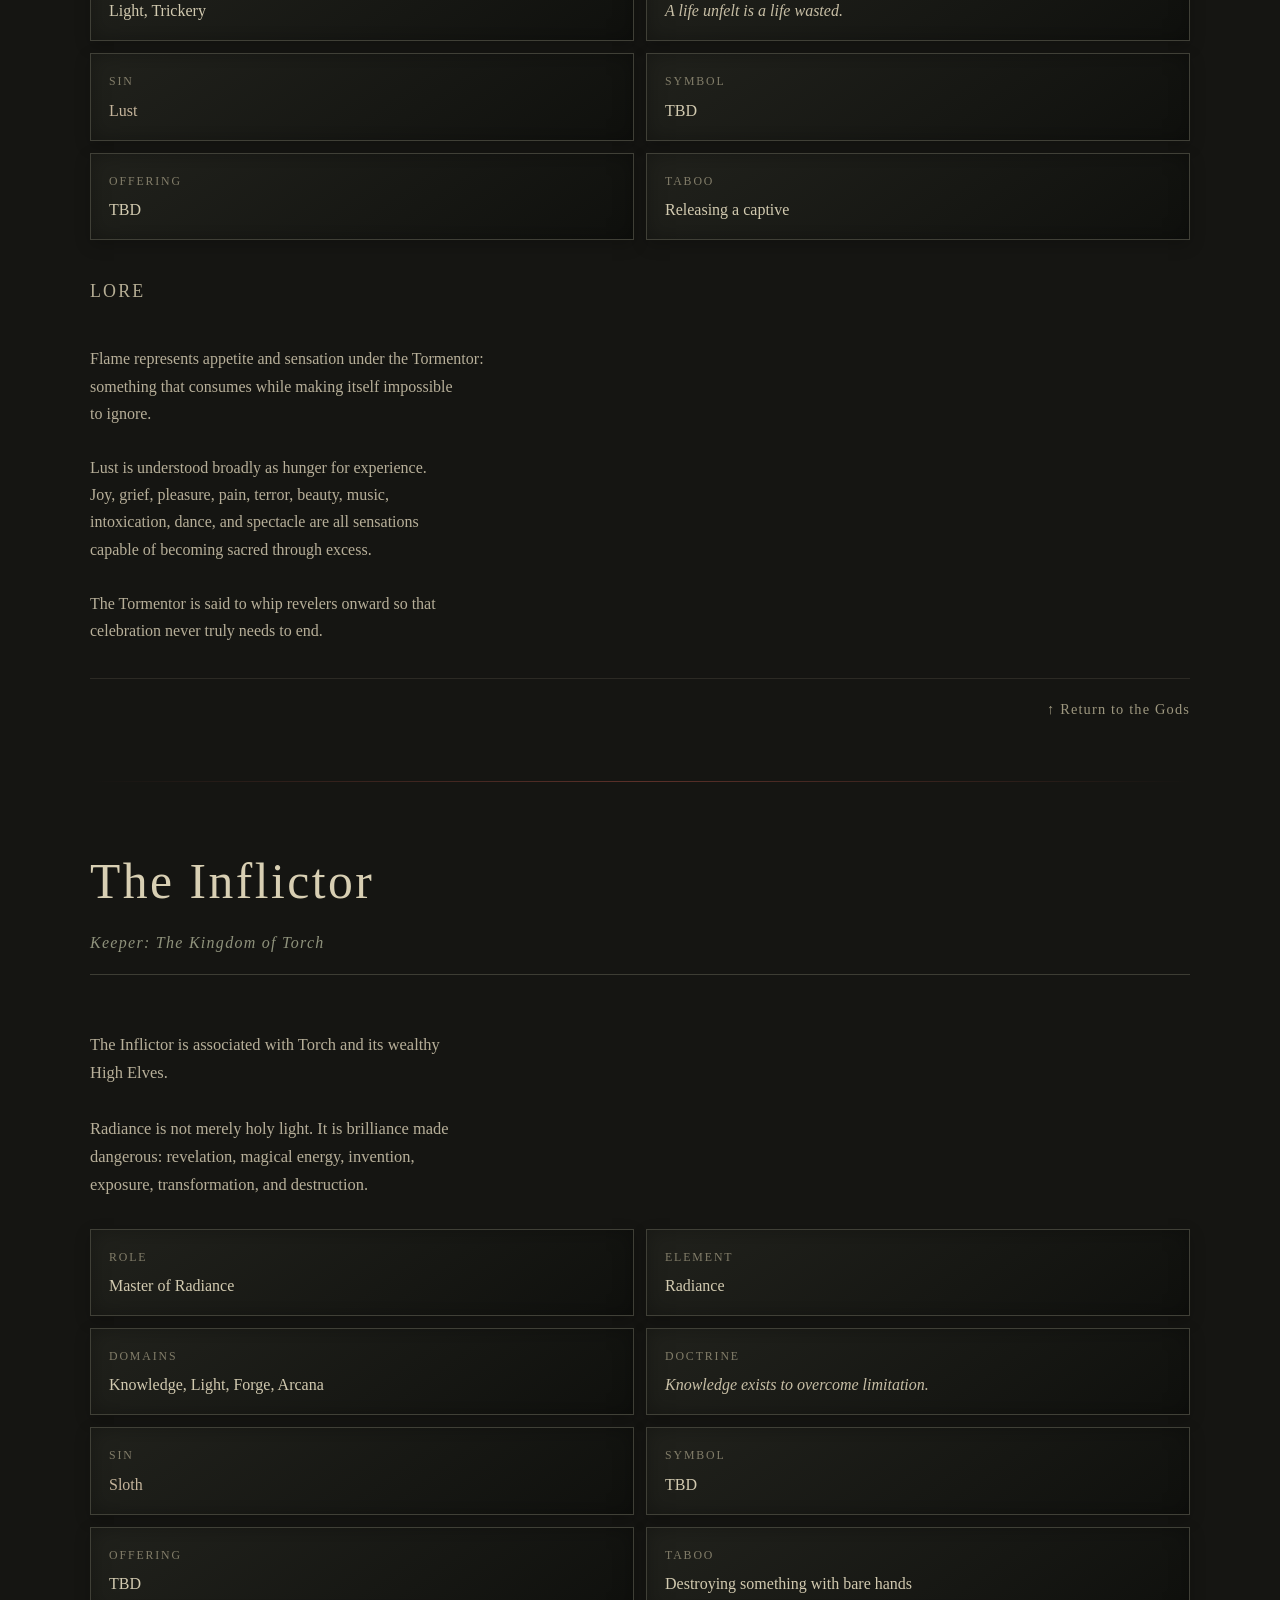
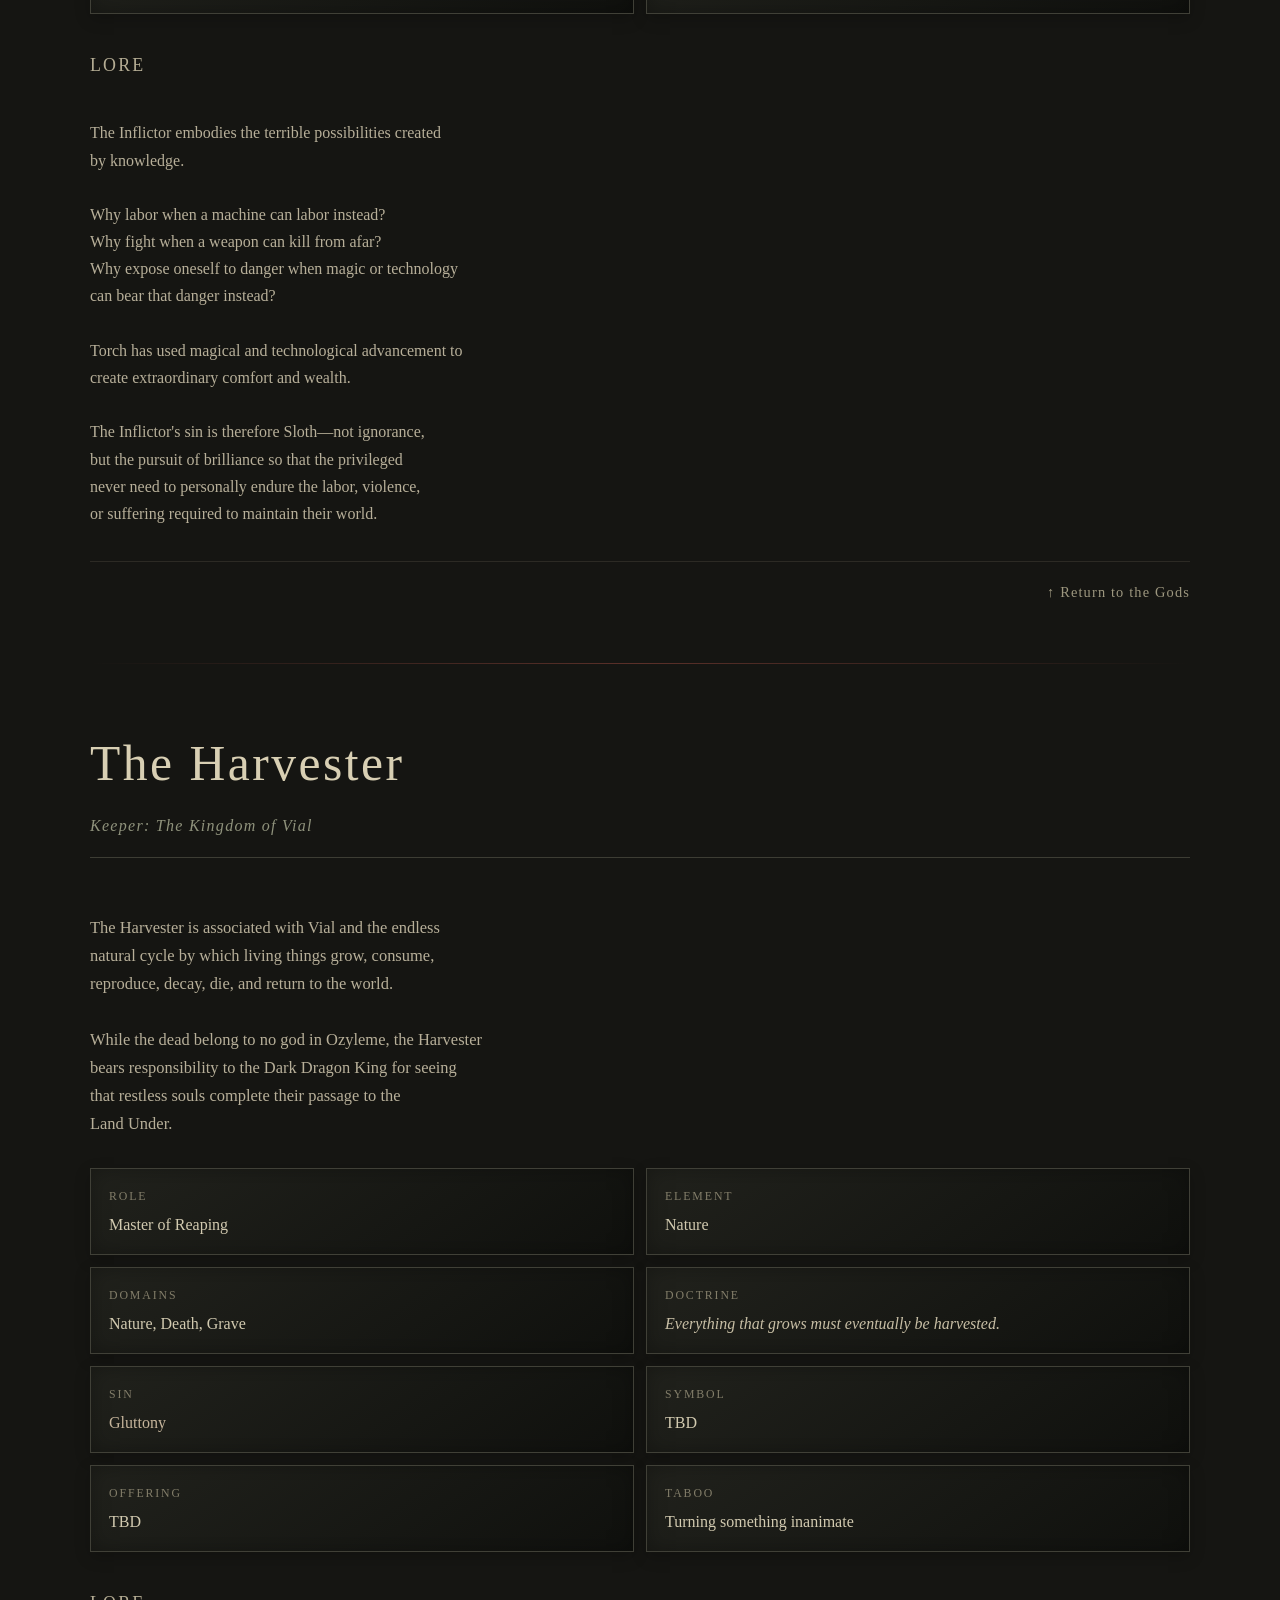
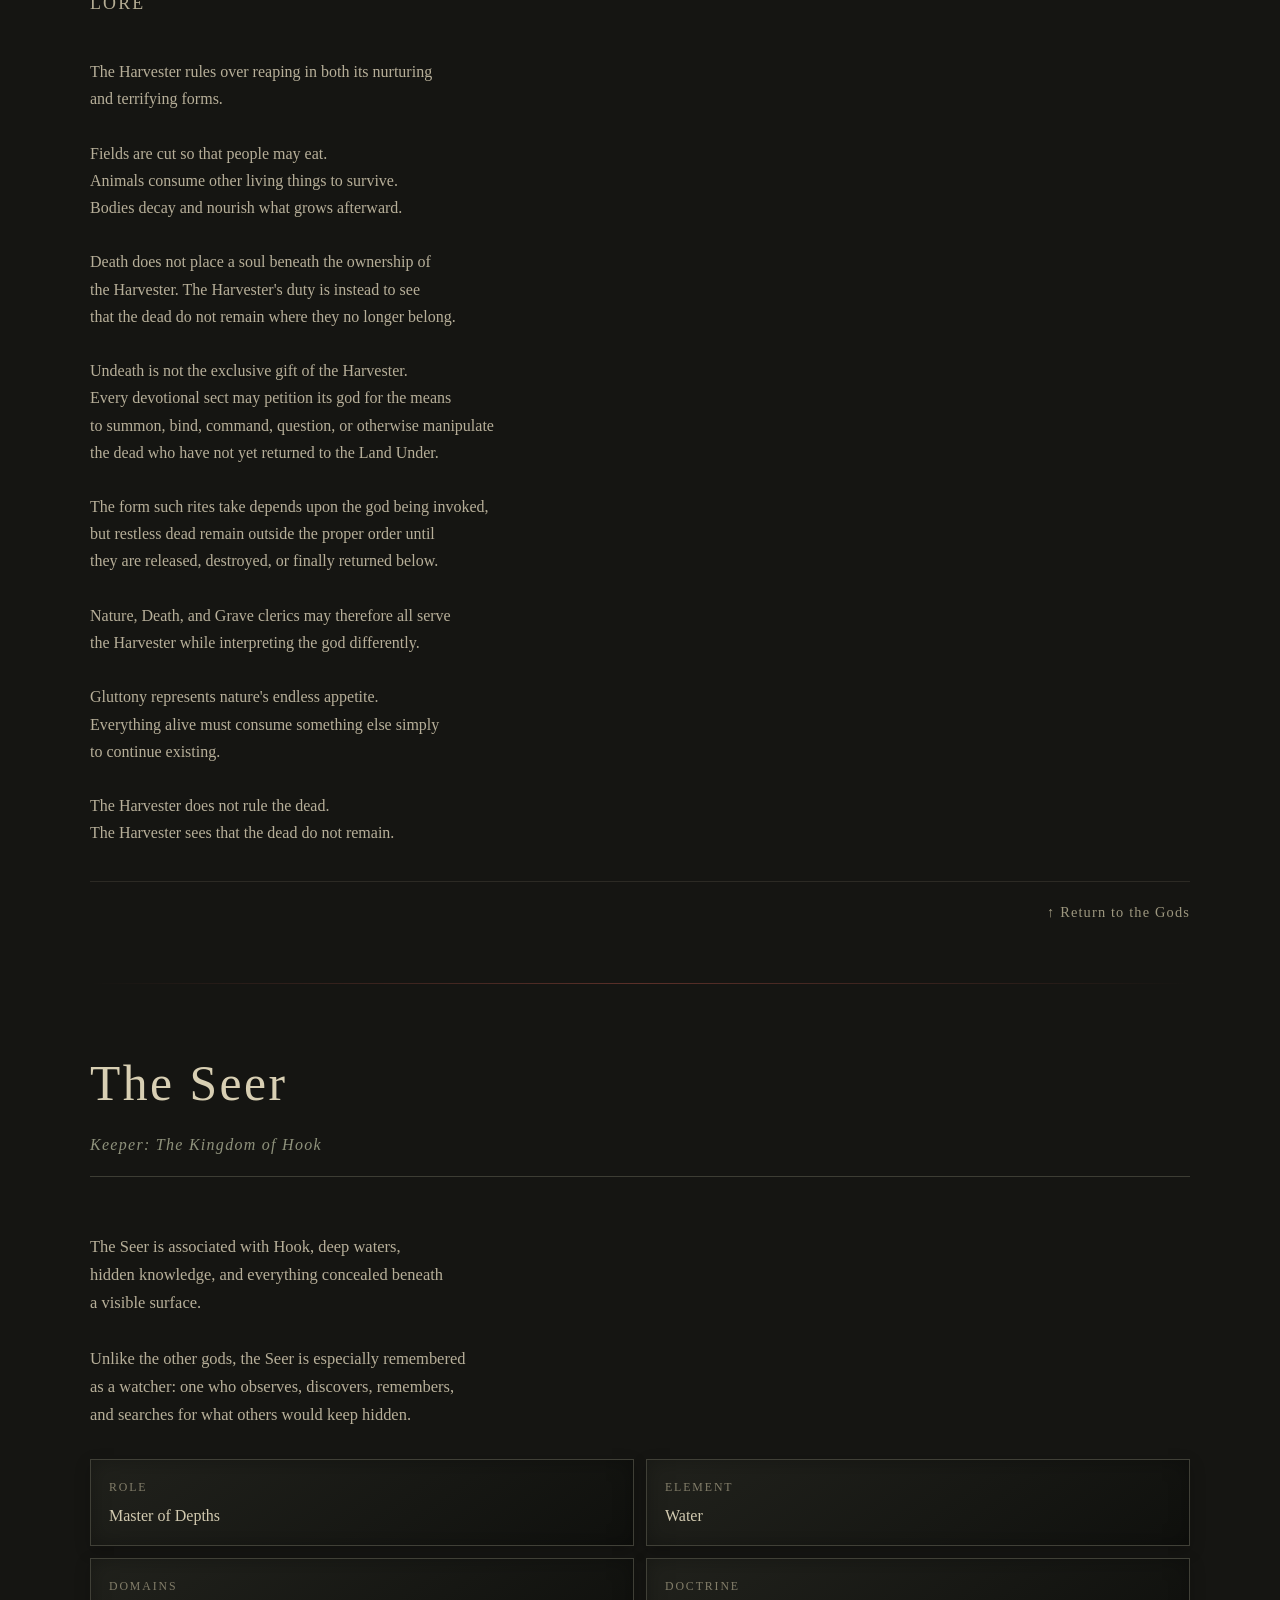
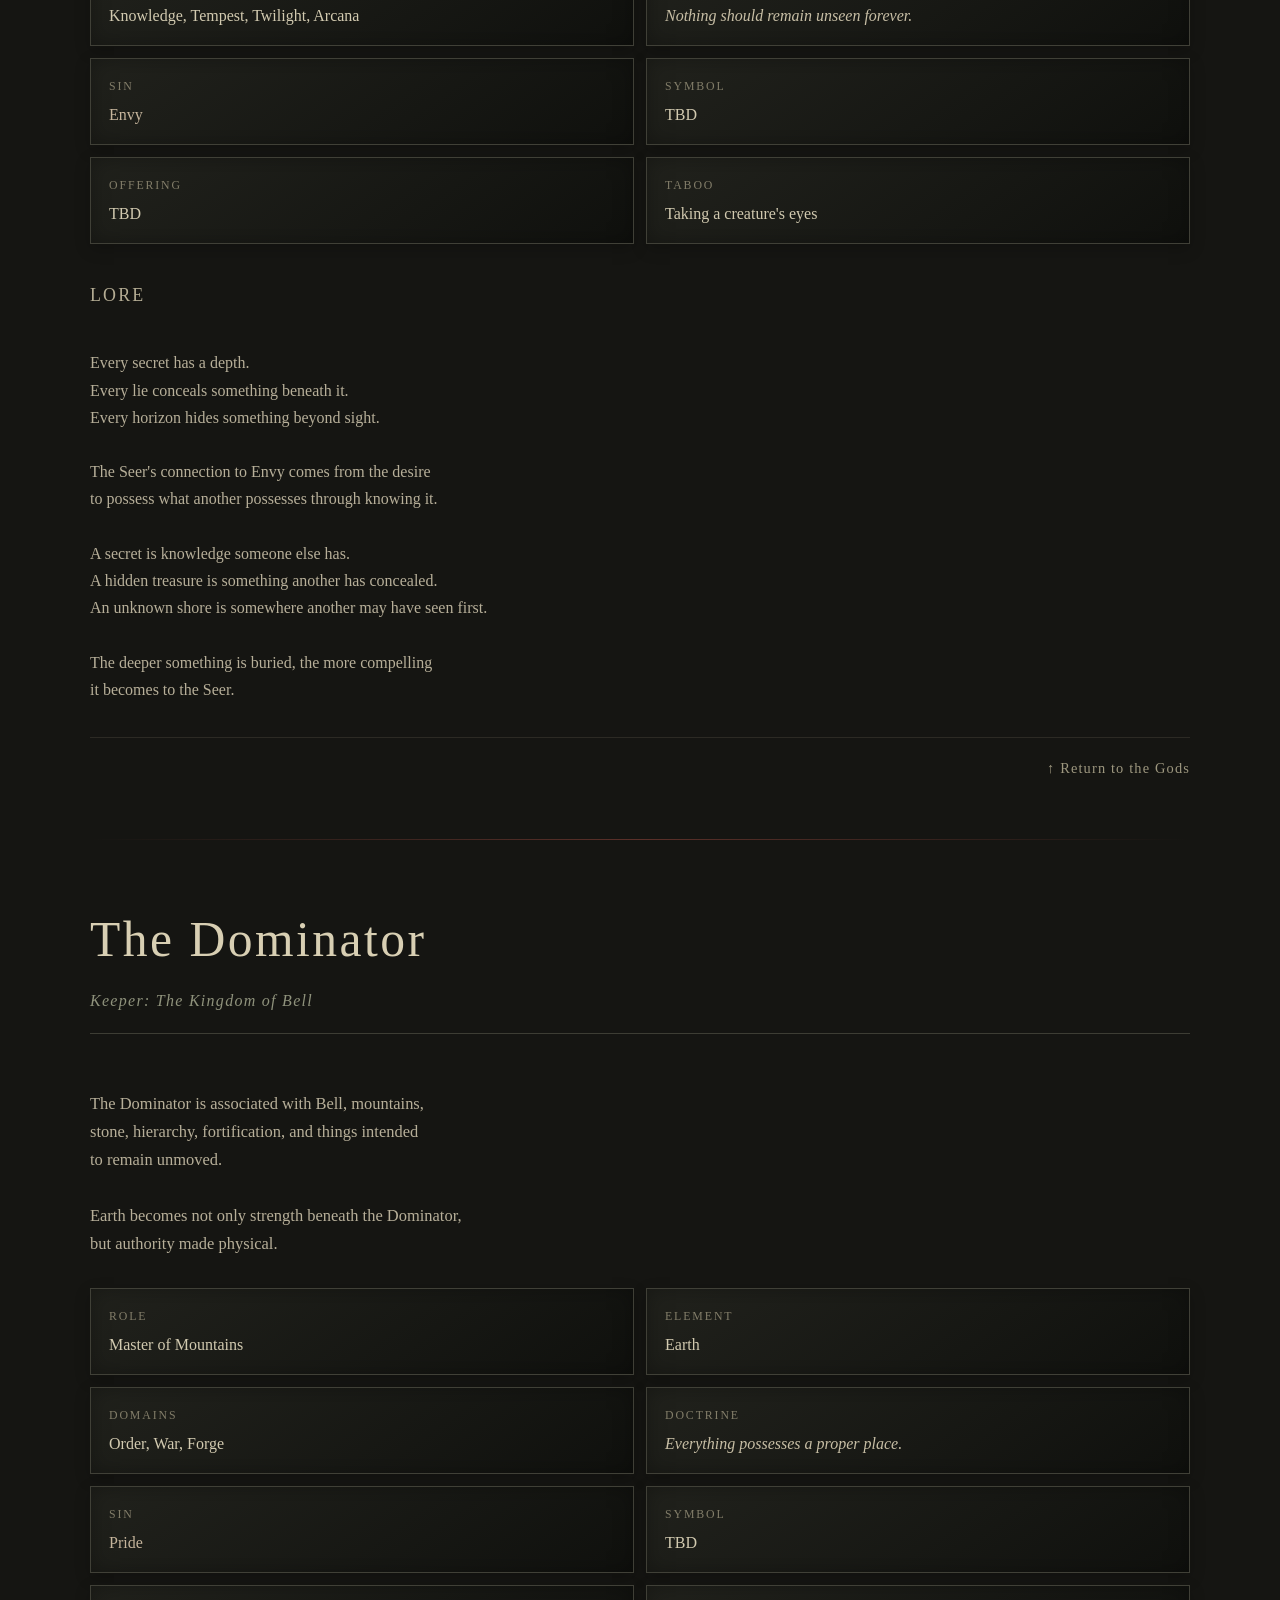
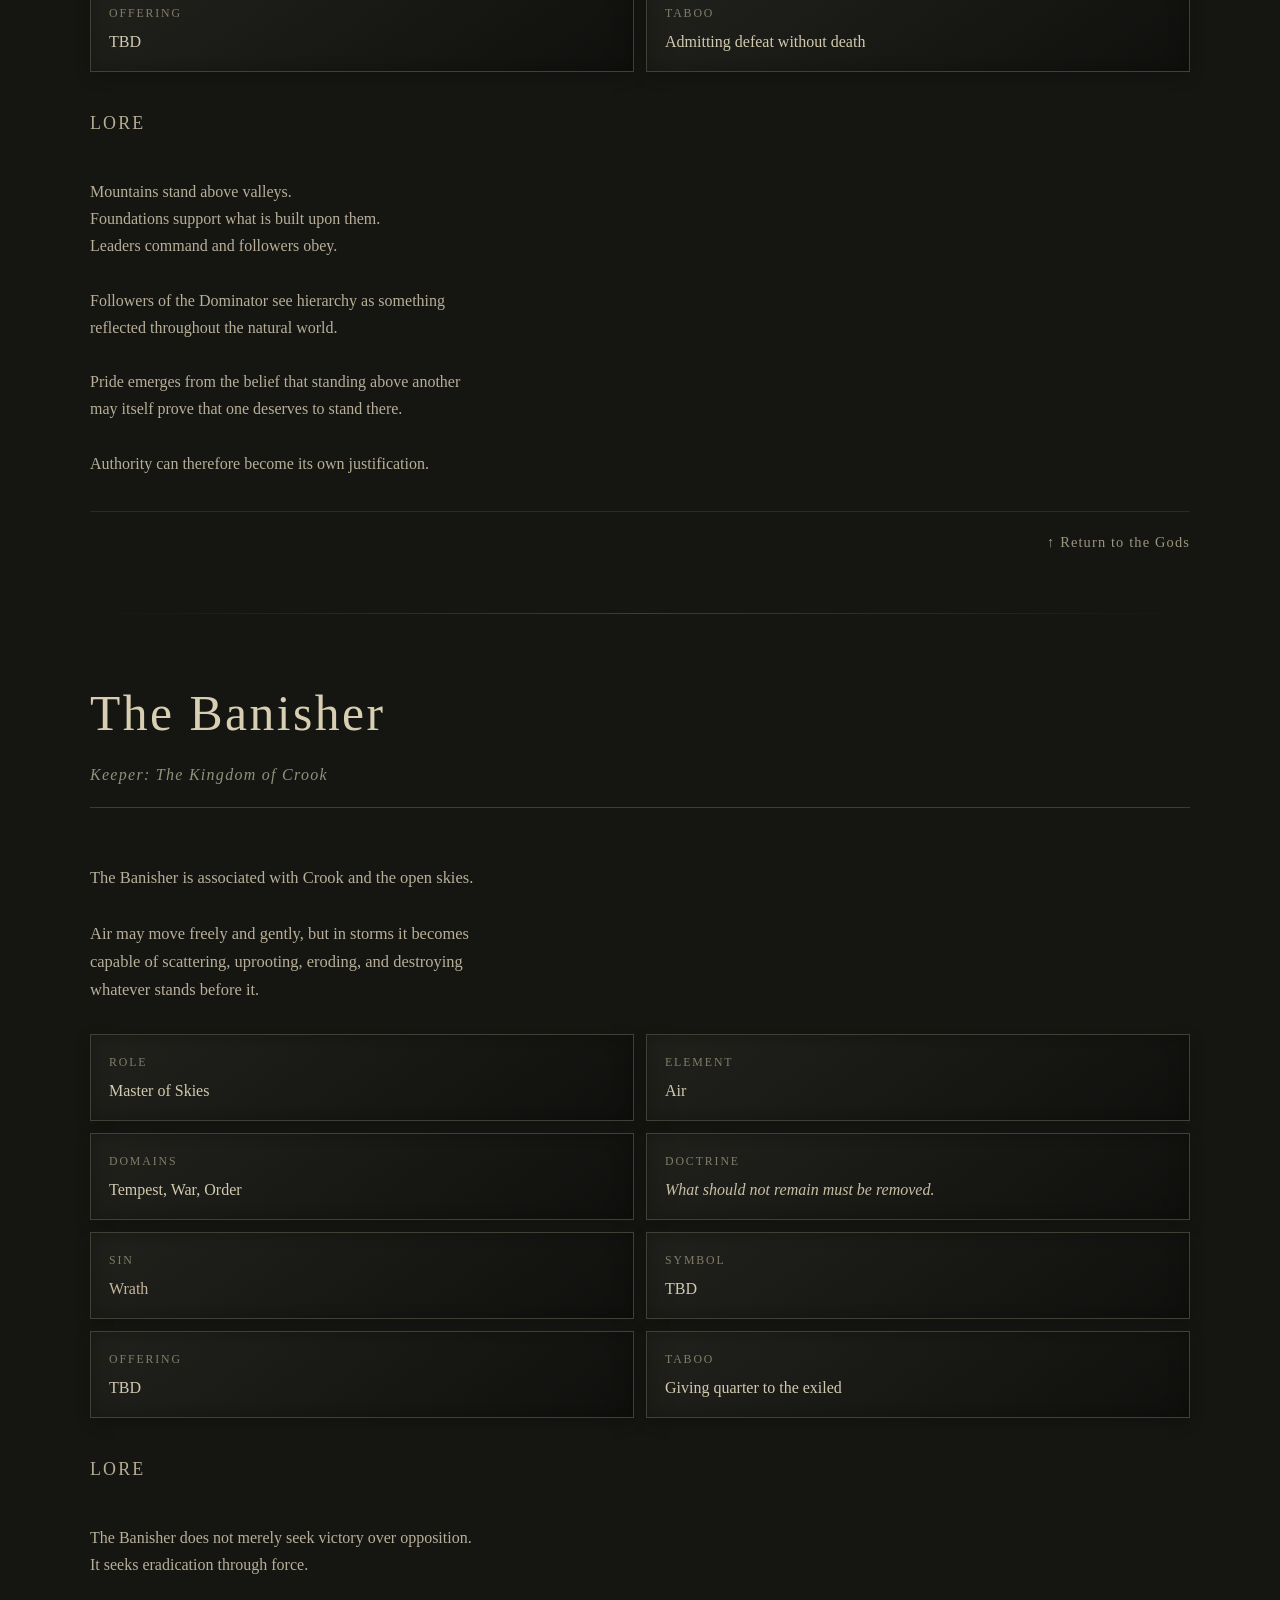
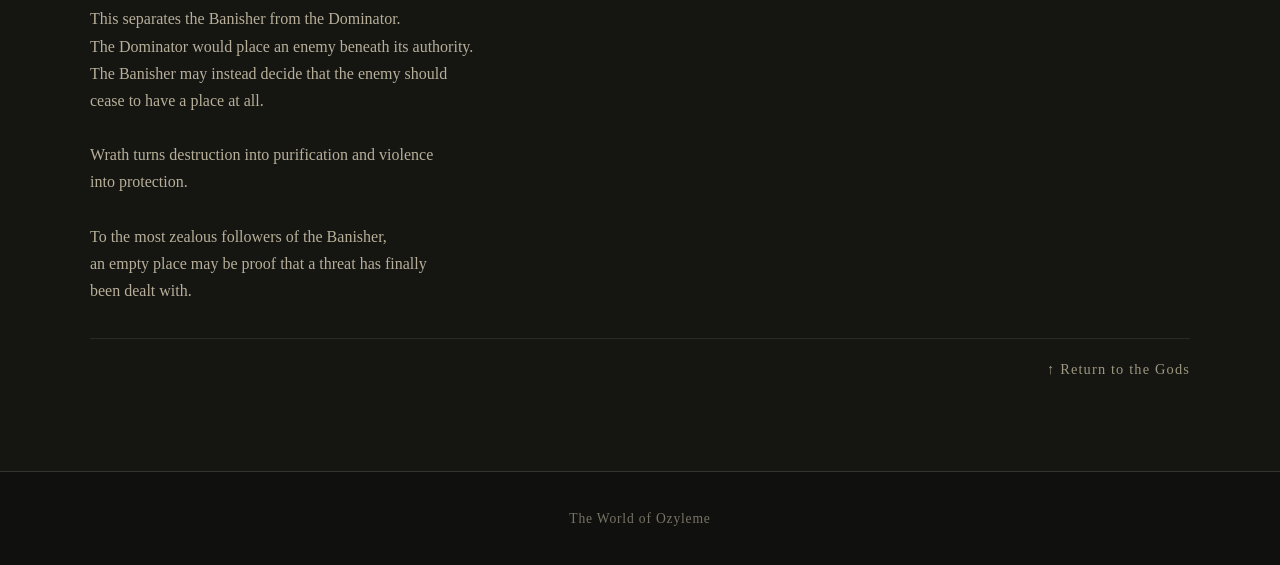
<file: gods.html>
<!DOCTYPE html>
<html lang="en">

<head>
    <meta charset="UTF-8">
    <meta name="viewport" content="width=device-width, initial-scale=1.0">

    <title>Gods | Ozyleme</title>

    <link rel="stylesheet" href="style.css">
</head>

<body>


<!-- ================================
     HEADER
     ================================ -->

<header>
    <h1></h1>
    <p>The Gods Beneath the Hollow Sun</p>
</header>


<!-- ================================
     NAVIGATION
     ================================ -->

<nav class="site-nav">

    <a class="nav-link" href="index.html">Home</a>

    <a class="nav-link" href="kingdoms.html">Kingdoms</a>

    <a class="nav-link" href="species.html">Species</a>

    <a class="nav-link" href="people.html">People</a>

    <a class="nav-link active"
       href="gods.html"
       aria-current="page">
        Gods
    </a>

    <a class="nav-link" href="bestiary.html">Bestiary</a>

    <a class="nav-link" href="classes.html">Classes</a>

    <a class="nav-link" href="player-guide.html">Player Guide</a>

</nav>


<!-- ================================
     MAIN CONTENT
     ================================ -->

<main>


    <!-- ================================
         INTRODUCTION
         ================================ -->

    <section class="gods-intro">

        <h2>The Eight Gods</h2>

        <p>
            Eight gods hold power across the kingdoms of Ozyleme.
            Each is bound to a force of the world and holds mastery
            over a particular role within the order of the lands.
        </p>

        <p>
            They are worshipped, feared, bargained with, celebrated,
            and cursed by those who live beneath the hollow sun.
            Yet even the gods exist beneath the authority of the
            Dragon King.
        </p>

    </section>


    <div class="divider"></div>


    <!-- ================================
         GOD DIRECTORY
         ================================ -->

    <section class="gods-directory" id="gods-top">

        <h2>The Gods of Ozyleme</h2>

        <div class="gods-grid" id="gods-directory"></div>

    </section>


    <div class="divider"></div>


    <!-- ================================
         GOD PROFILES
         ================================ -->

    <div id="god-profiles"></div>


    <!-- ================================
         NO JAVASCRIPT FALLBACK
         ================================ -->

    <noscript>

        <section>

            <h2>The Gods of Ozyleme</h2>

            <p>
                JavaScript must be enabled to display the gods of Ozyleme.
            </p>

        </section>

    </noscript>


</main>


<!-- ================================
     FOOTER
     ================================ -->

<footer>
    <p>The World of Ozyleme</p>
</footer>


<!-- ================================
     LOAD GOD DATA
     ================================ -->

<script src="data/gods.js"></script>


<!-- ================================
     BUILD GODS PAGE
     ================================ -->

<script>

    const godsDirectory =
        document.getElementById("gods-directory");

    const godProfiles =
        document.getElementById("god-profiles");


    /* =====================================================
       CHECK DATA FILE
       ===================================================== */

    if (!window.godsData) {

        godsDirectory.innerHTML = `
            <p>
                God data could not be loaded.
                Check that data/gods.js exists and is spelled correctly.
            </p>
        `;

    } else {


        const godIds =
            Object.keys(window.godsData);

        const finalGod =
            godIds[godIds.length - 1];


        /* =================================================
           BUILD EACH GOD
           ================================================= */

        Object.entries(window.godsData).forEach(([godId, god]) => {


            /* =============================================
               GOD DIRECTORY CARD
               ============================================= */

            const godCard =
                document.createElement("a");

            godCard.className =
                `card ${godId}`;

            godCard.href =
                `#${godId}`;

            godCard.innerHTML = `
                <h3>${god.name}</h3>
                <p>${god.kingdom}</p>
            `;

            godsDirectory.appendChild(godCard);


            /* =============================================
               GOD PROFILE
               ============================================= */

            const godProfile =
                document.createElement("section");

            godProfile.className =
                "god-profile";

            godProfile.id =
                godId;


            godProfile.innerHTML = `

                <!-- GOD NAME -->

                <div class="god-heading">

                    <h2>
                        ${god.name}
                    </h2>

                    <h3>
                        Keeper: ${god.keeper}
                    </h3>

                </div>


                <!-- OPENING DESCRIPTION -->

                <div class="god-section god-outline">

                    <p>
                        ${god.outline.trim()}
                    </p>

                </div>


                <!-- GOD FACTS -->

                <div class="god-facts">


                    <div class="god-fact">

                        <h4>Role</h4>

                        <p>
                            ${god.role}
                        </p>

                    </div>


                    <div class="god-fact">

                        <h4>Element</h4>

                        <p>
                            ${god.element}
                        </p>

                    </div>


                    <div class="god-fact">

                        <h4>Domains</h4>

                        <p>
                            ${god.domains.join(", ")}
                        </p>

                    </div>


                    <div class="god-fact">

                        <h4>Doctrine</h4>

                        <p>
                            ${god.doctrine}
                        </p>

                    </div>


                    <div class="god-fact">

                        <h4>Sin</h4>

                        <p>
                            ${god.sin}
                        </p>

                    </div>


                    <div class="god-fact">

                        <h4>Symbol</h4>

                        <p>
                            ${god.symbol}
                        </p>

                    </div>


                    <div class="god-fact">

                        <h4>Offering</h4>

                        <p>
                            ${god.offering}
                        </p>

                    </div>


                    <div class="god-fact">

                        <h4>Taboo</h4>

                        <p>
                            ${god.taboo}
                        </p>

                    </div>


                </div>


                <!-- LORE -->

                <div class="god-section">

                    <h3>Lore</h3>

                    <p>
                        ${god.lore.trim()}
                    </p>

                </div>


                <!-- RETURN LINK -->

                <div class="god-back-link">

                    <a href="#gods-top">
                        ↑ Return to the Gods
                    </a>

                </div>

            `;


            godProfiles.appendChild(godProfile);


            /* =============================================
               DIVIDER BETWEEN GODS
               ============================================= */

            if (godId !== finalGod) {

                const divider =
                    document.createElement("div");

                divider.className =
                    "divider";

                godProfiles.appendChild(divider);

            }

        });

    }

</script>


</body>

</html>
</file>
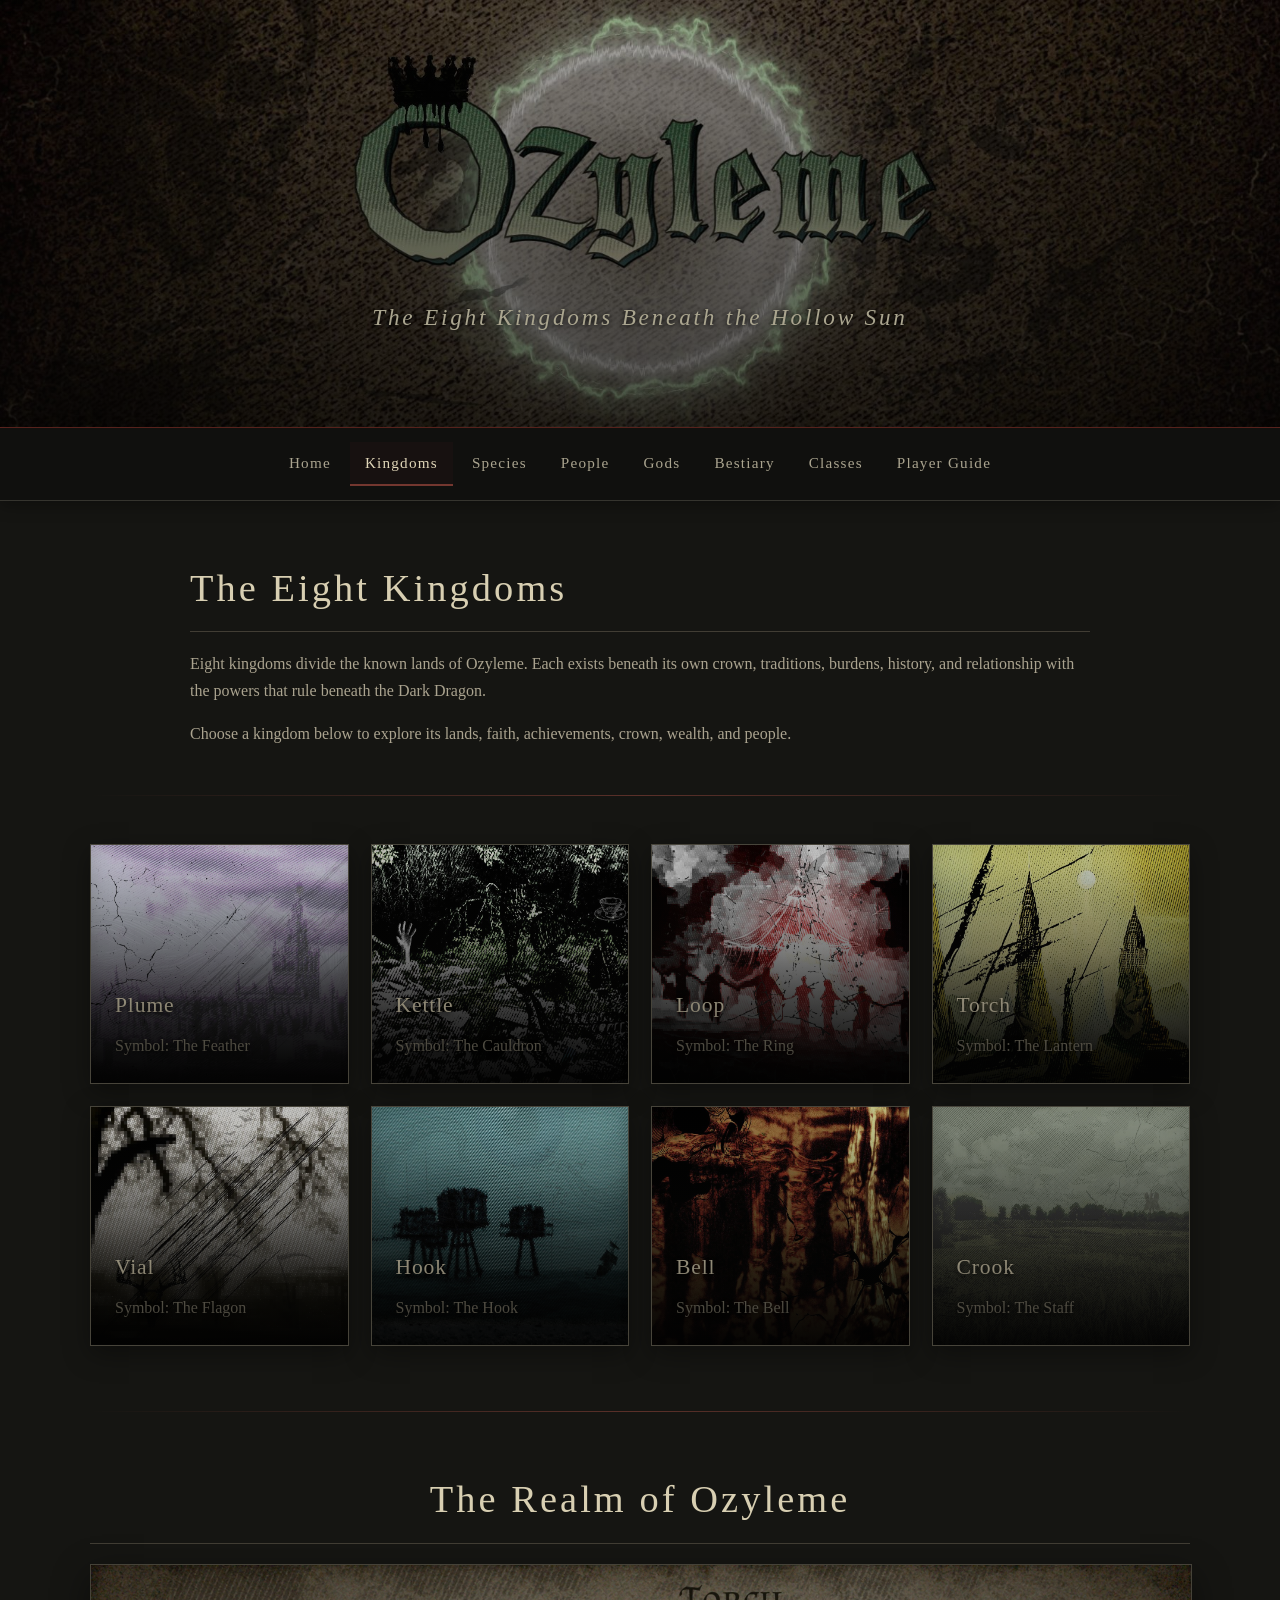
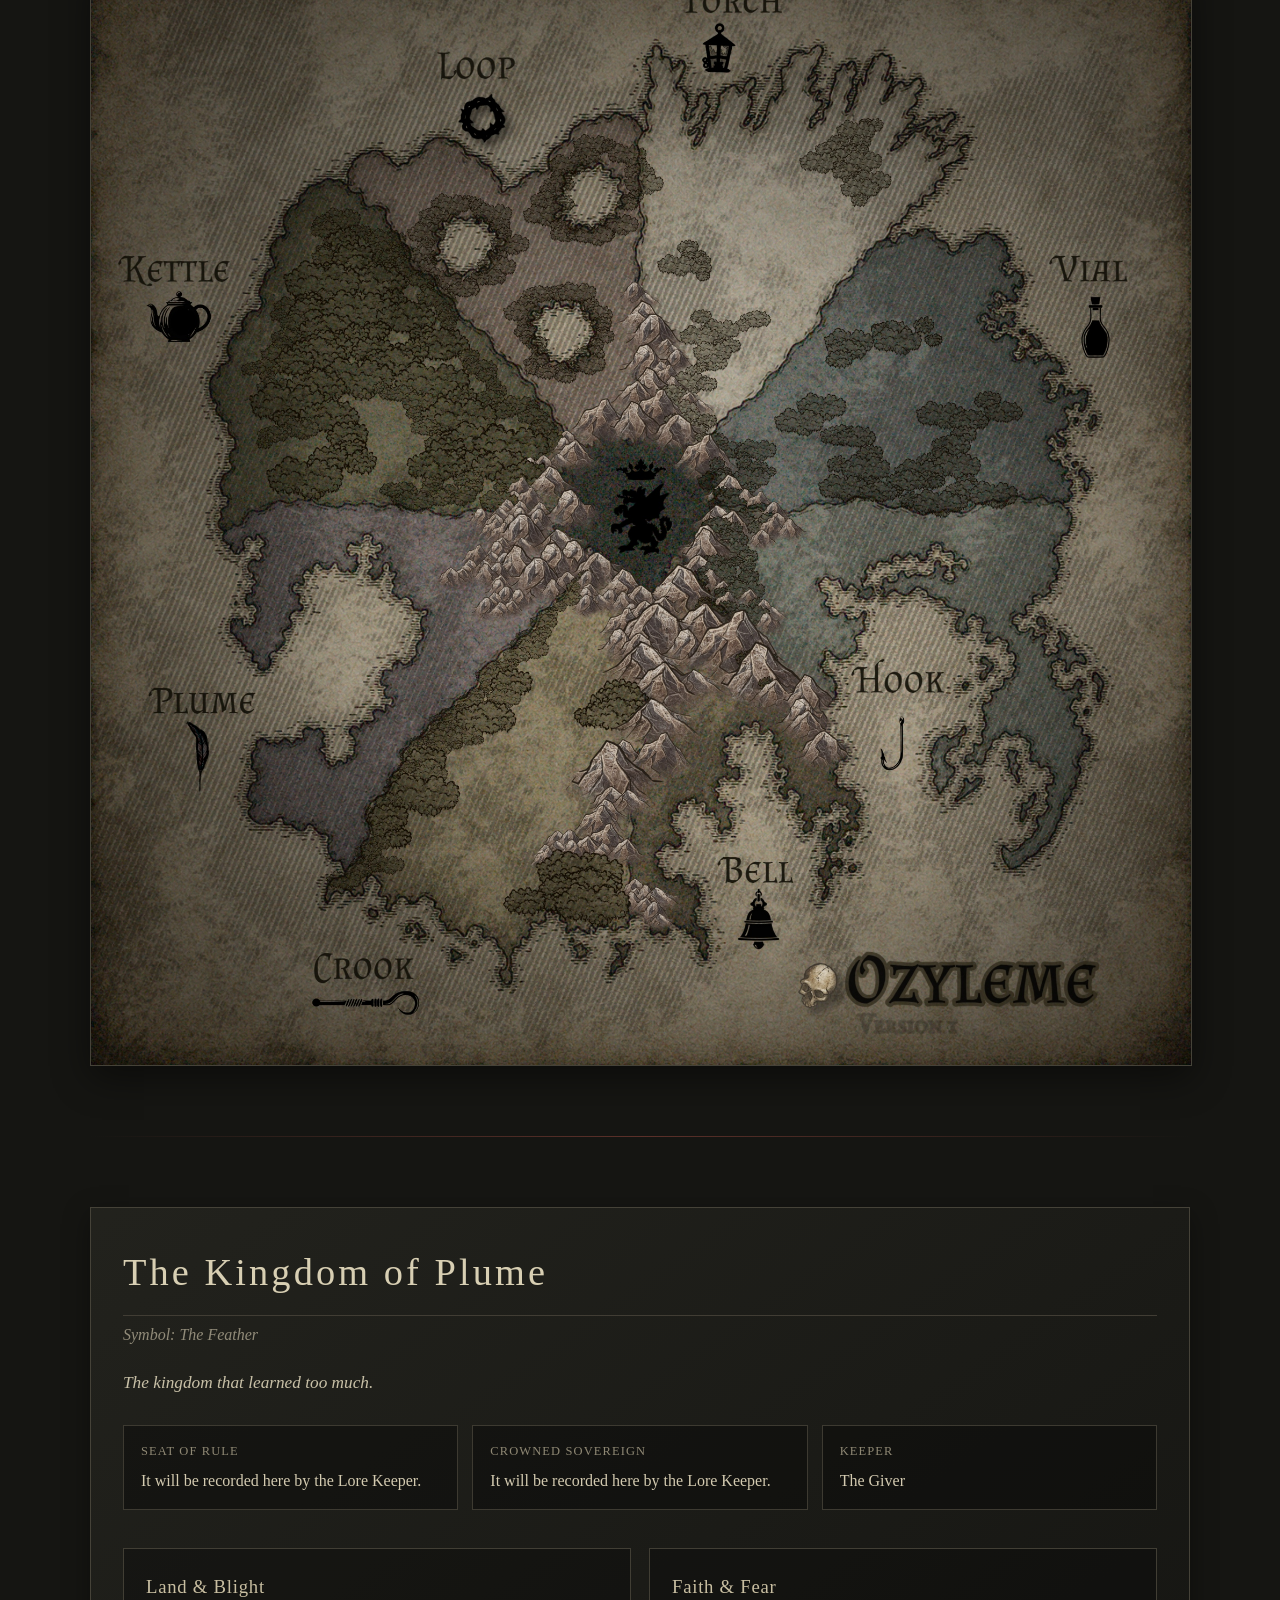
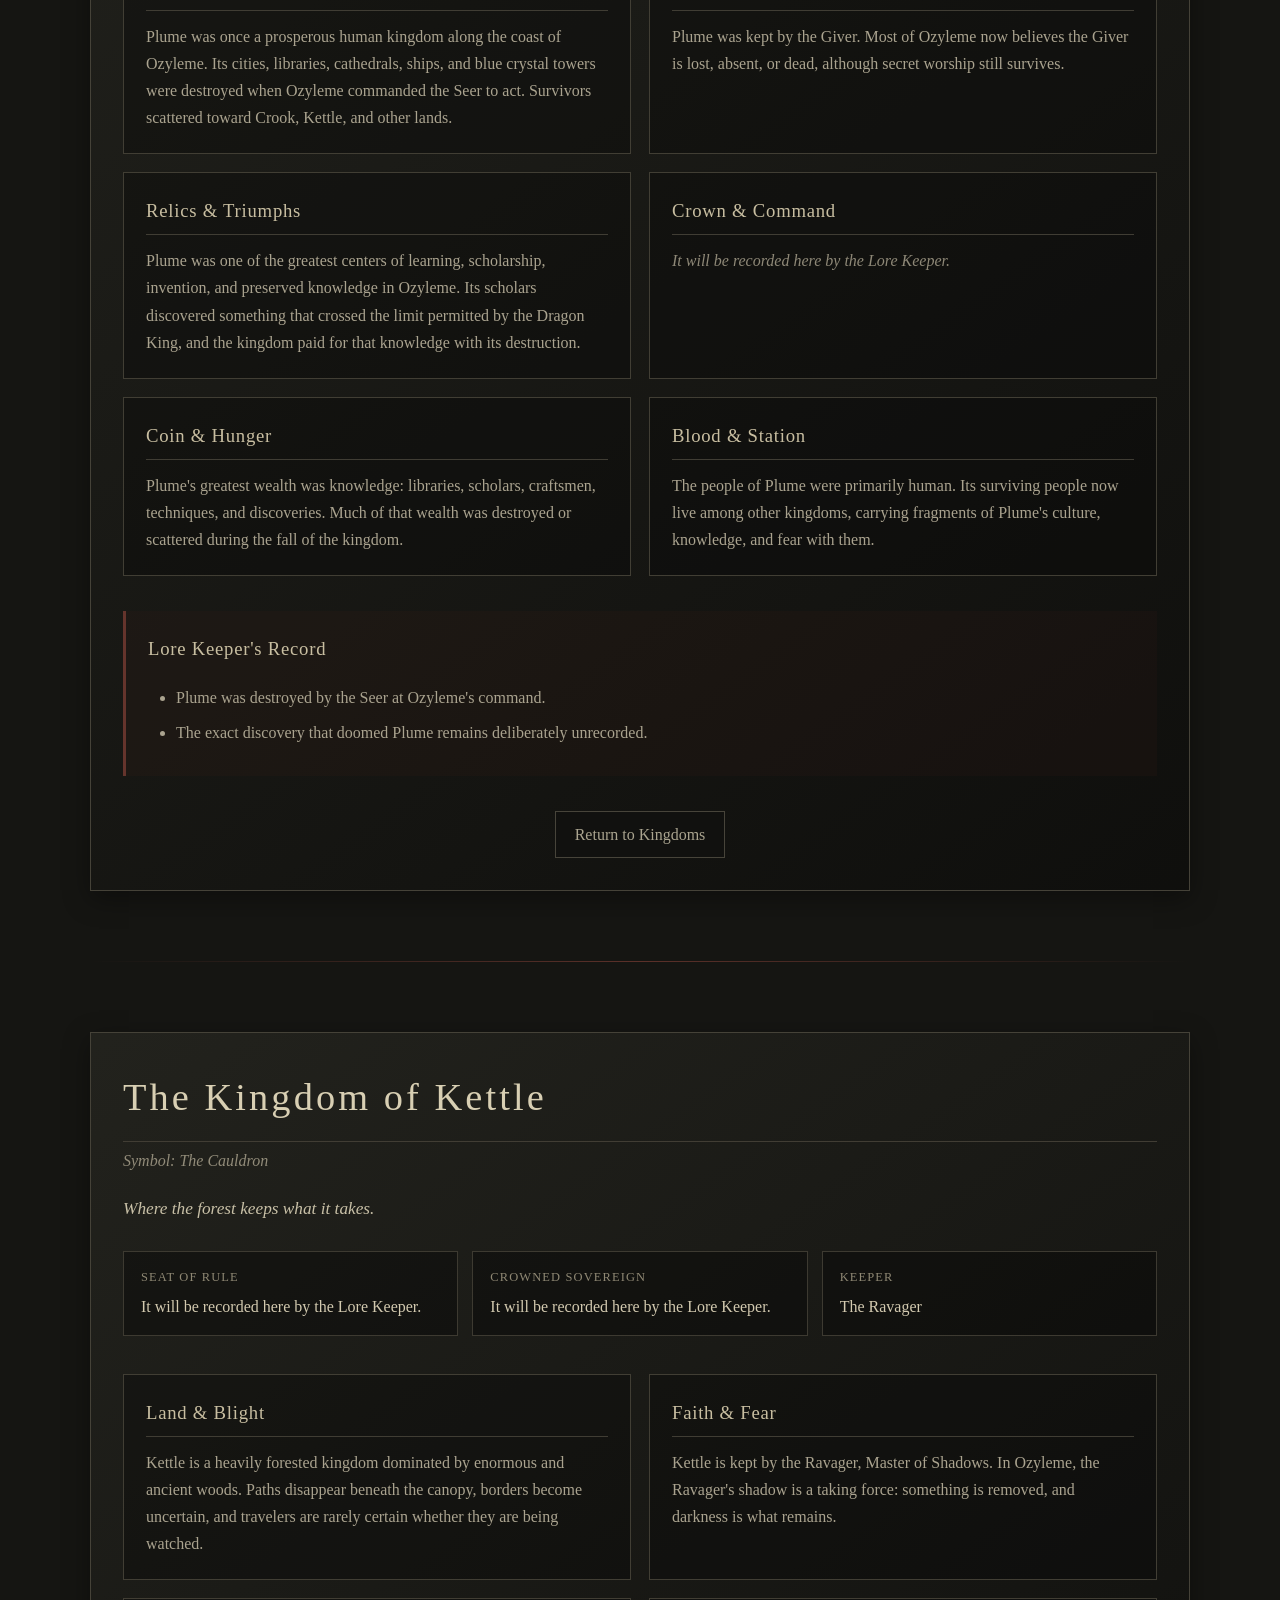
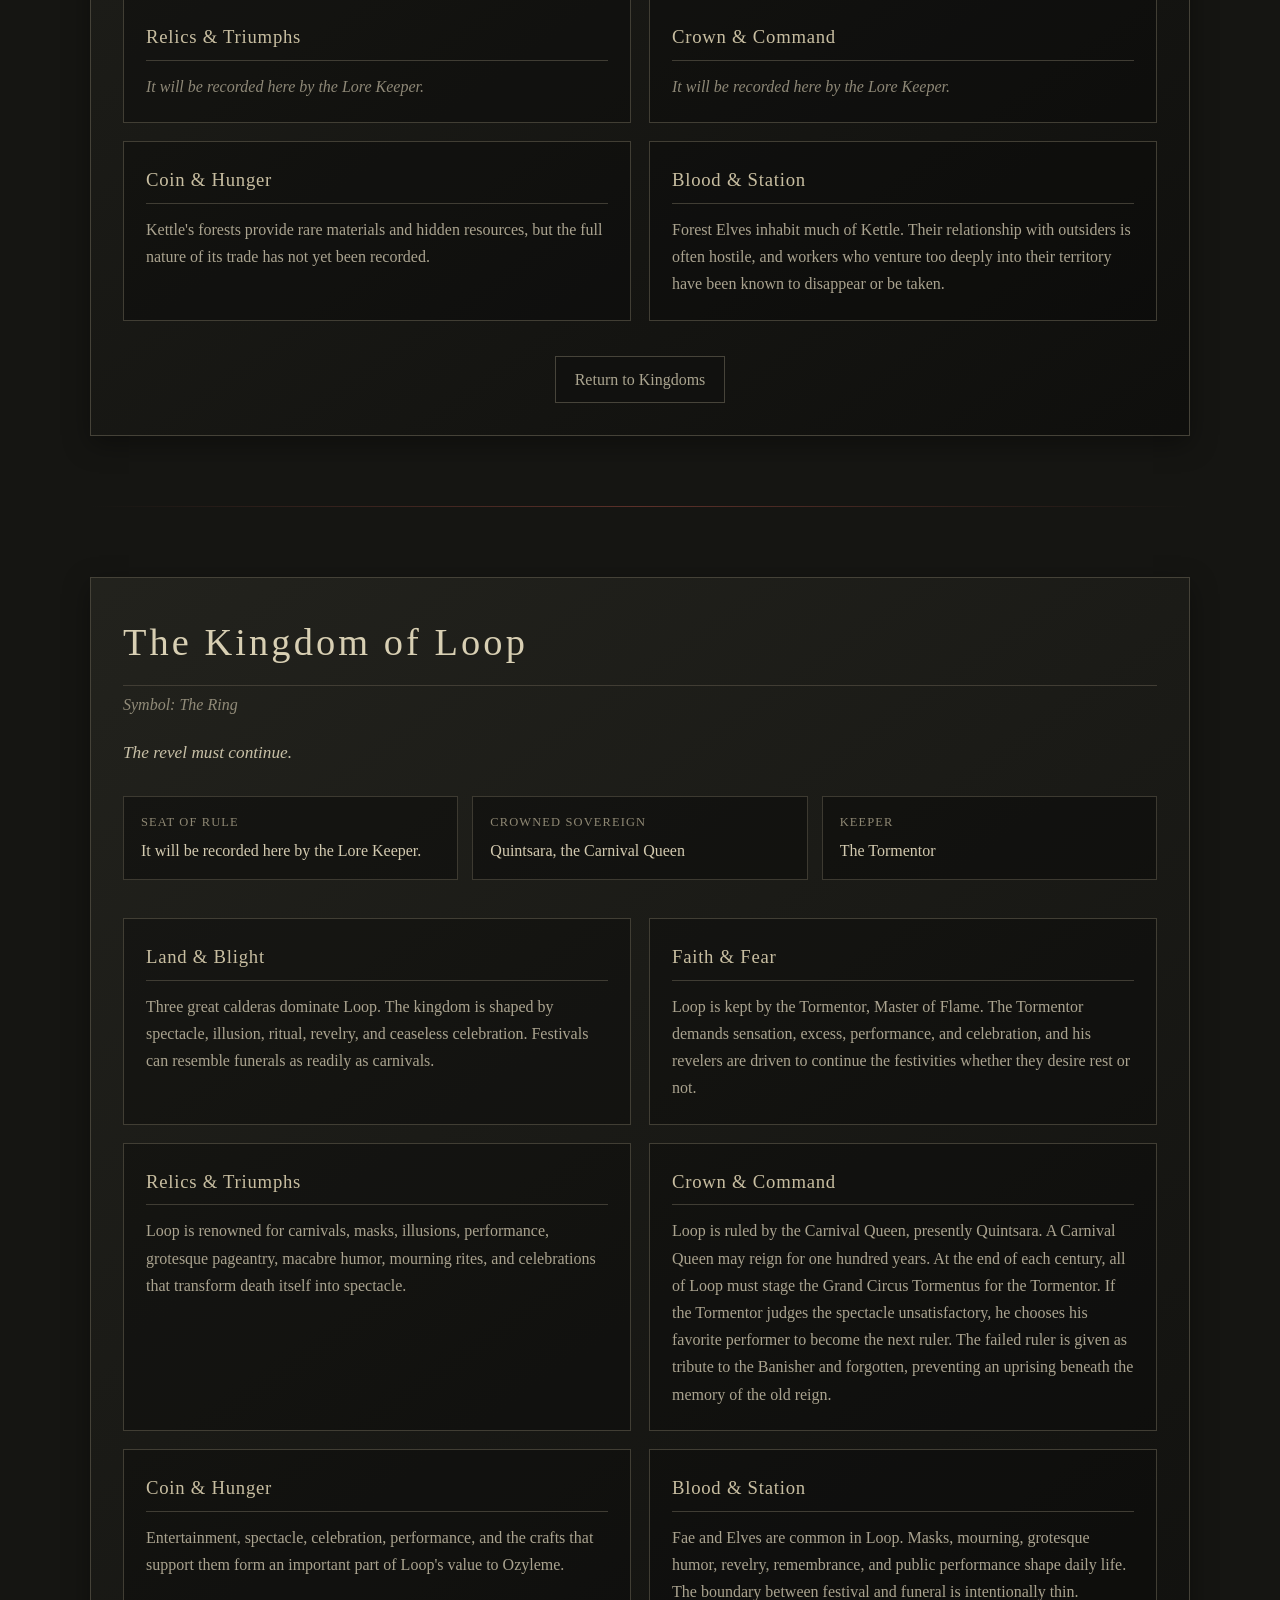
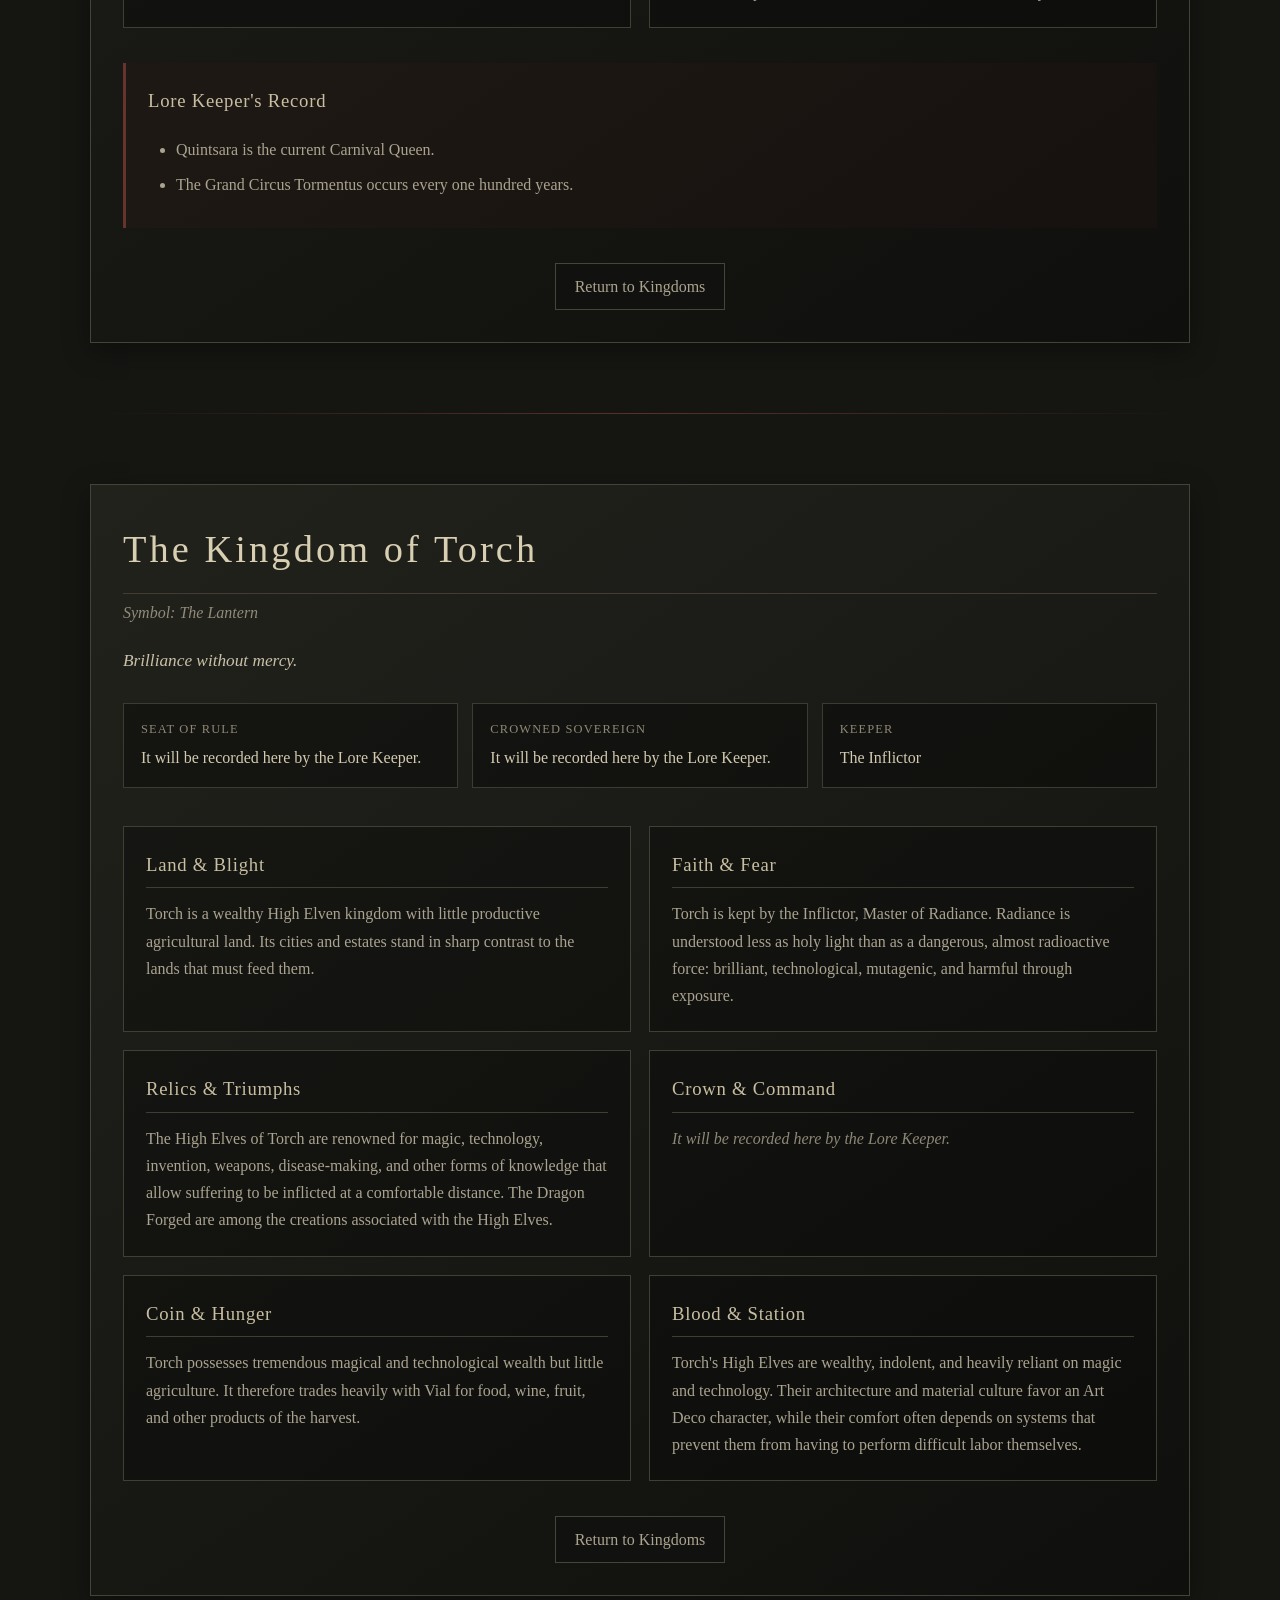
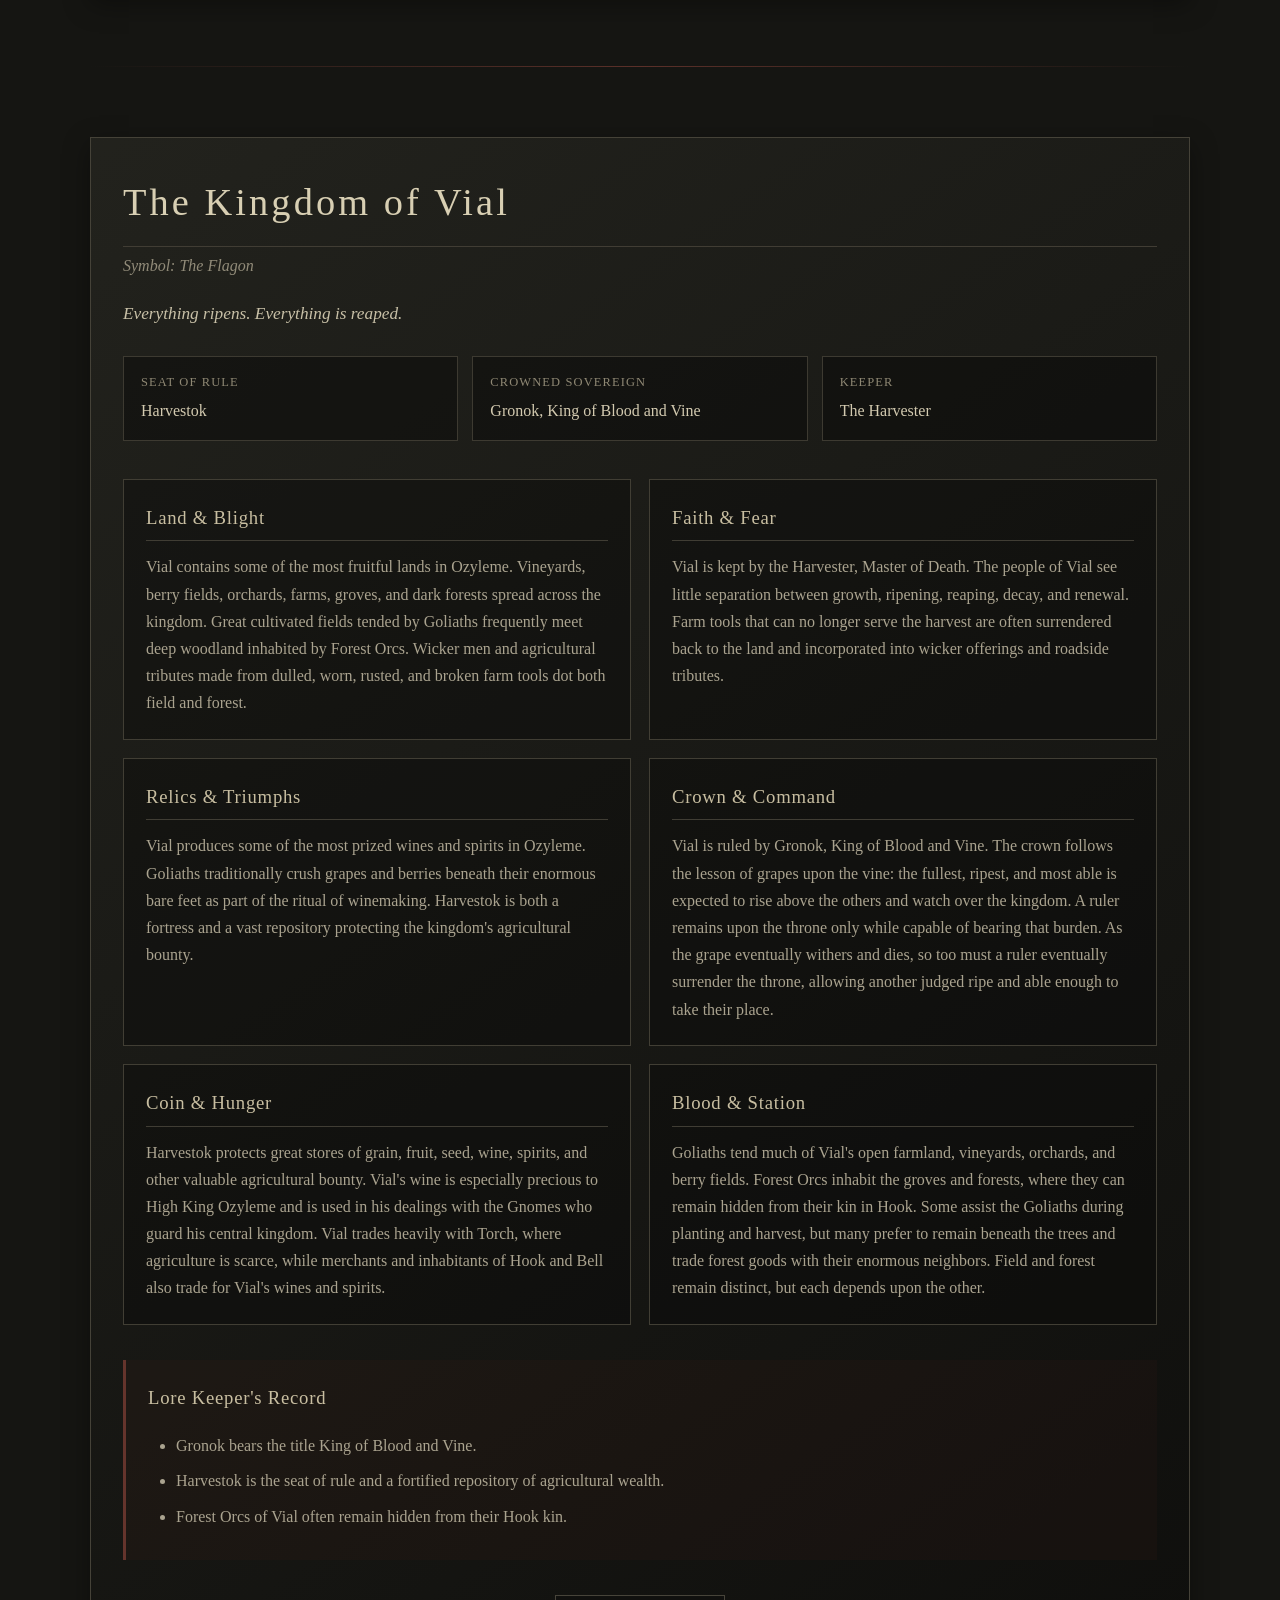
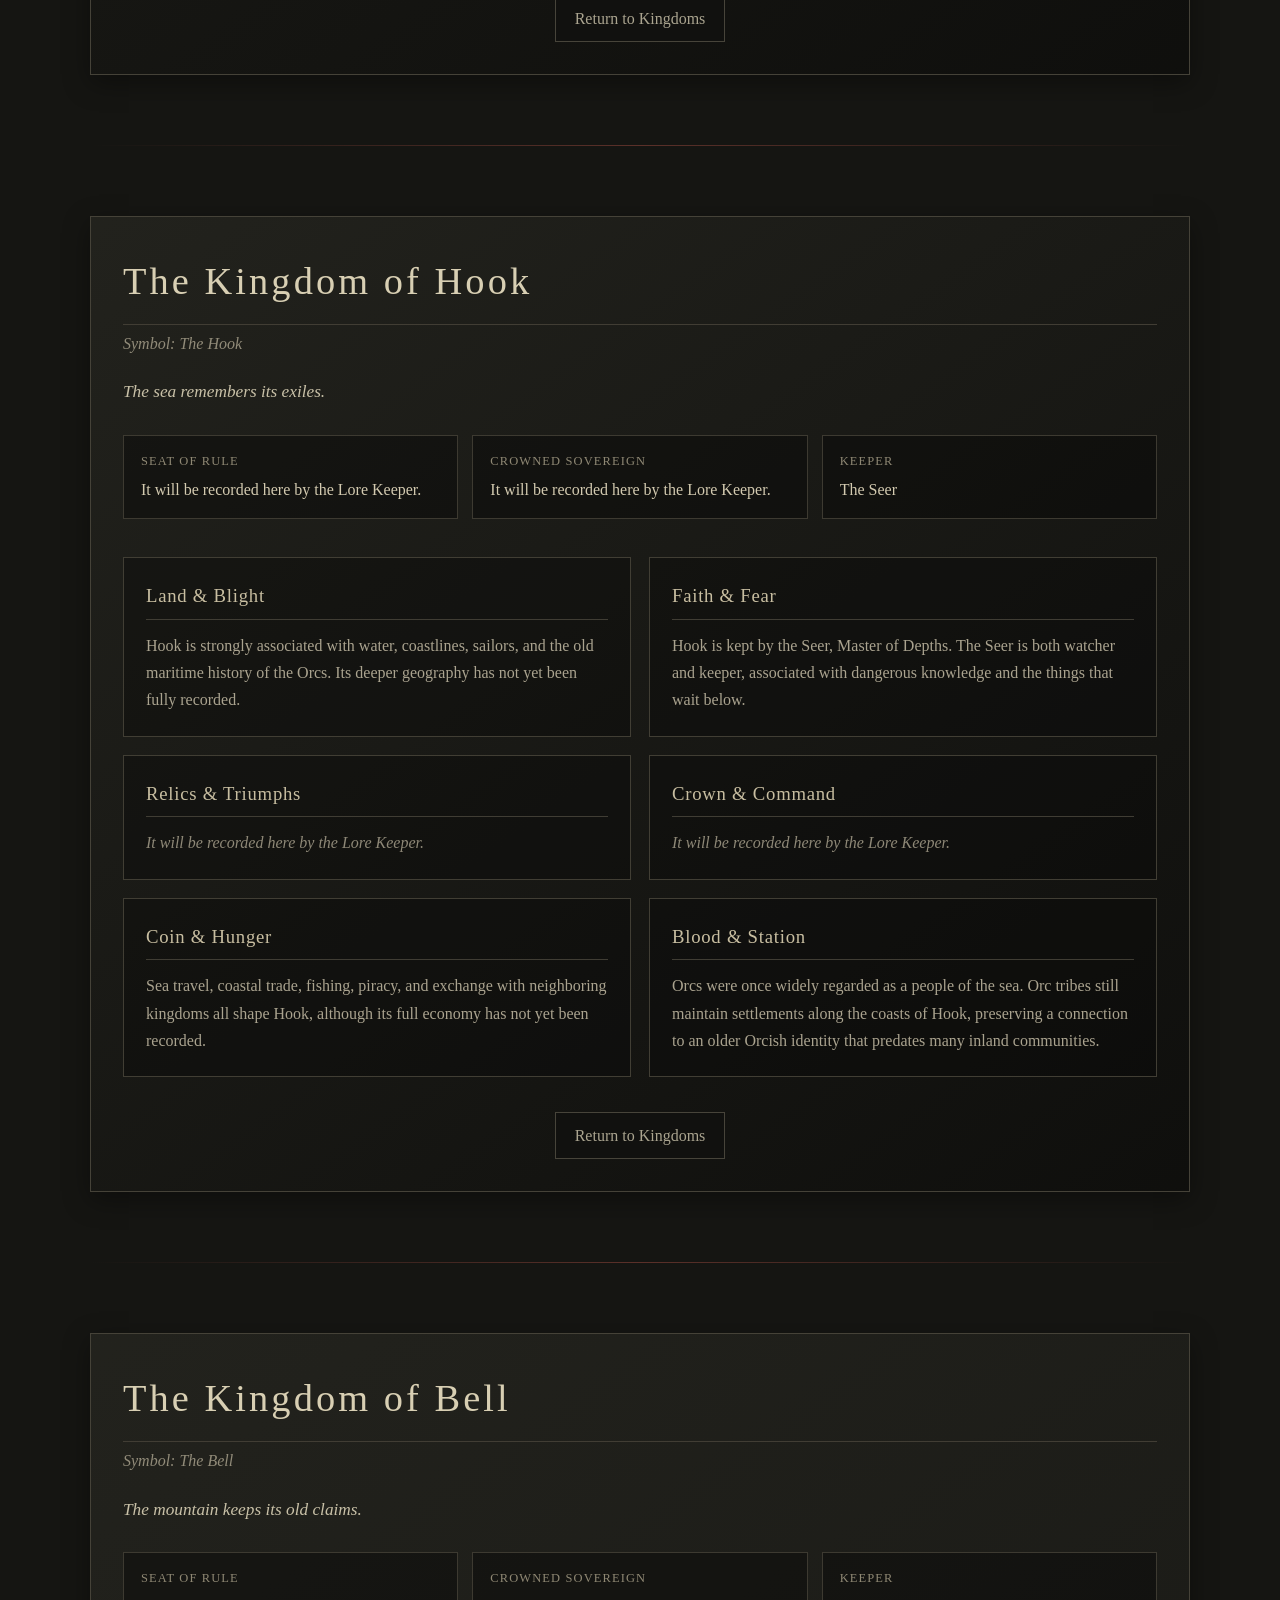
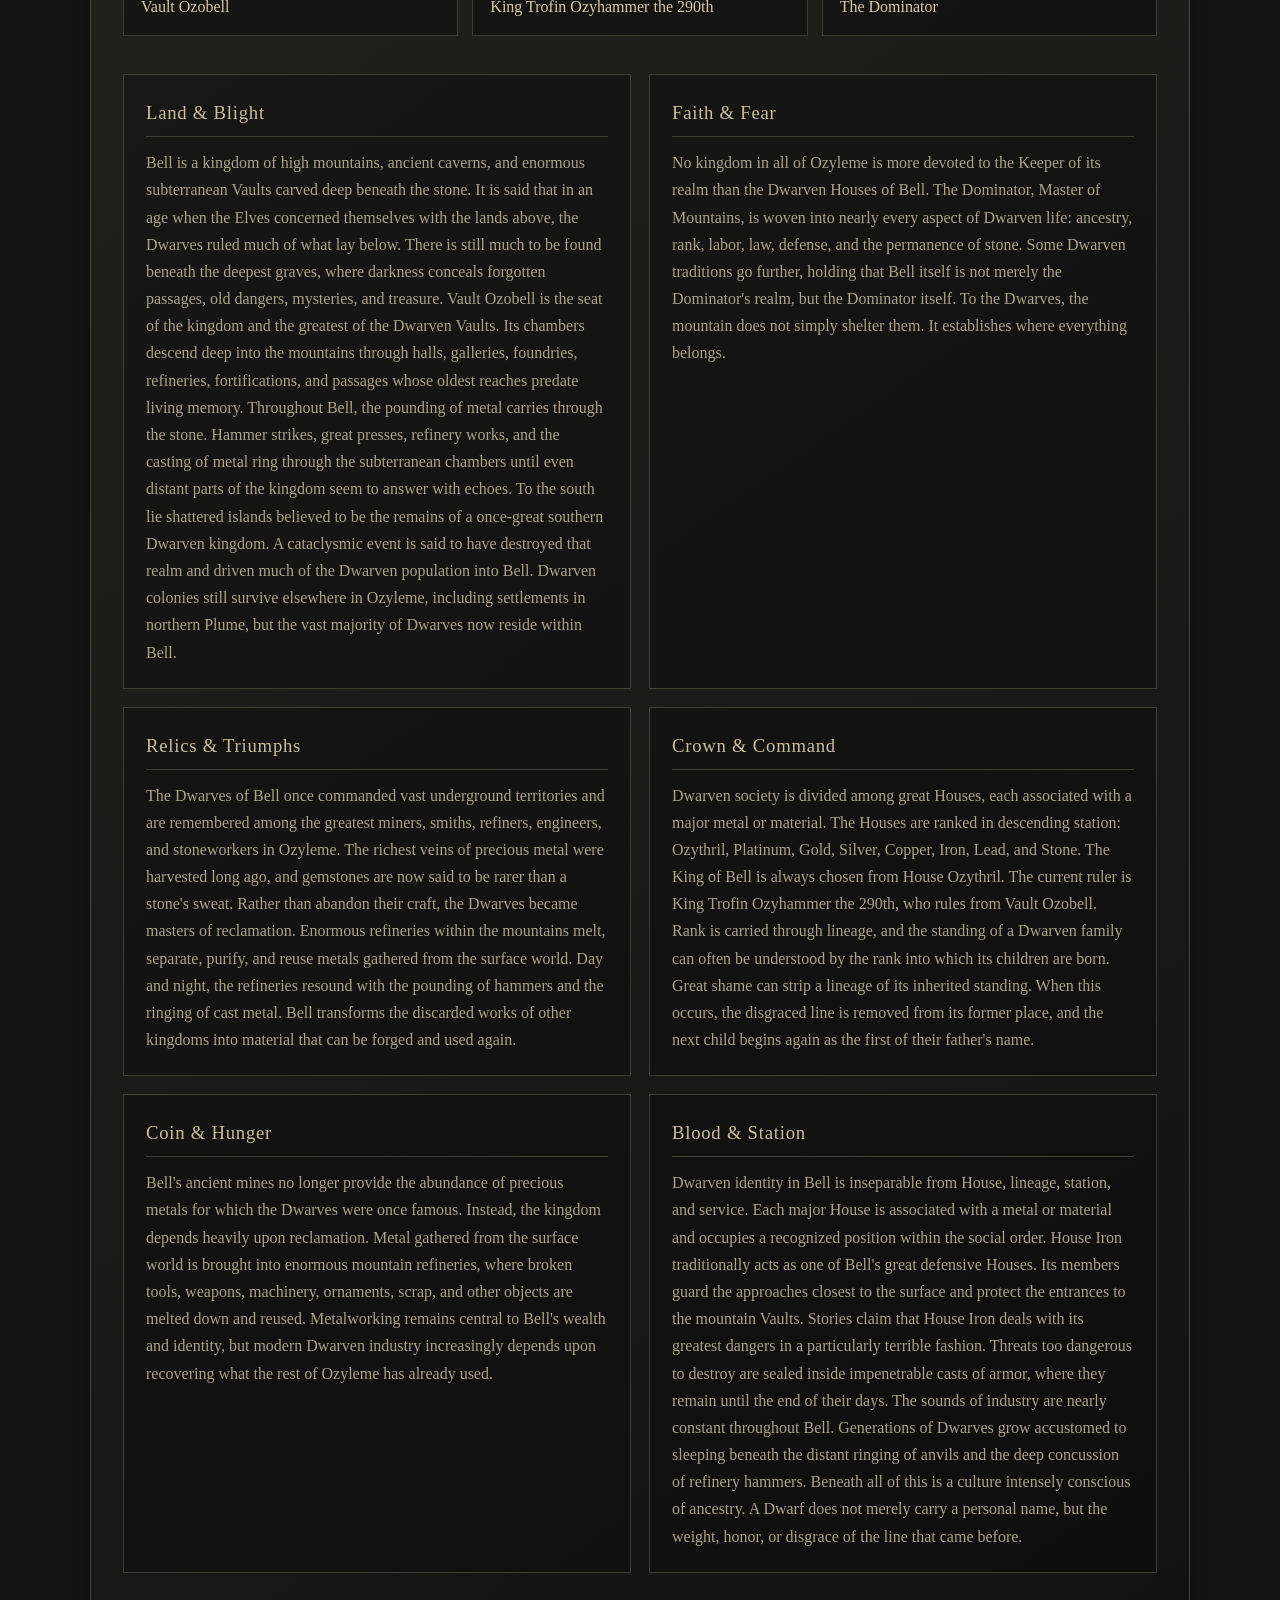
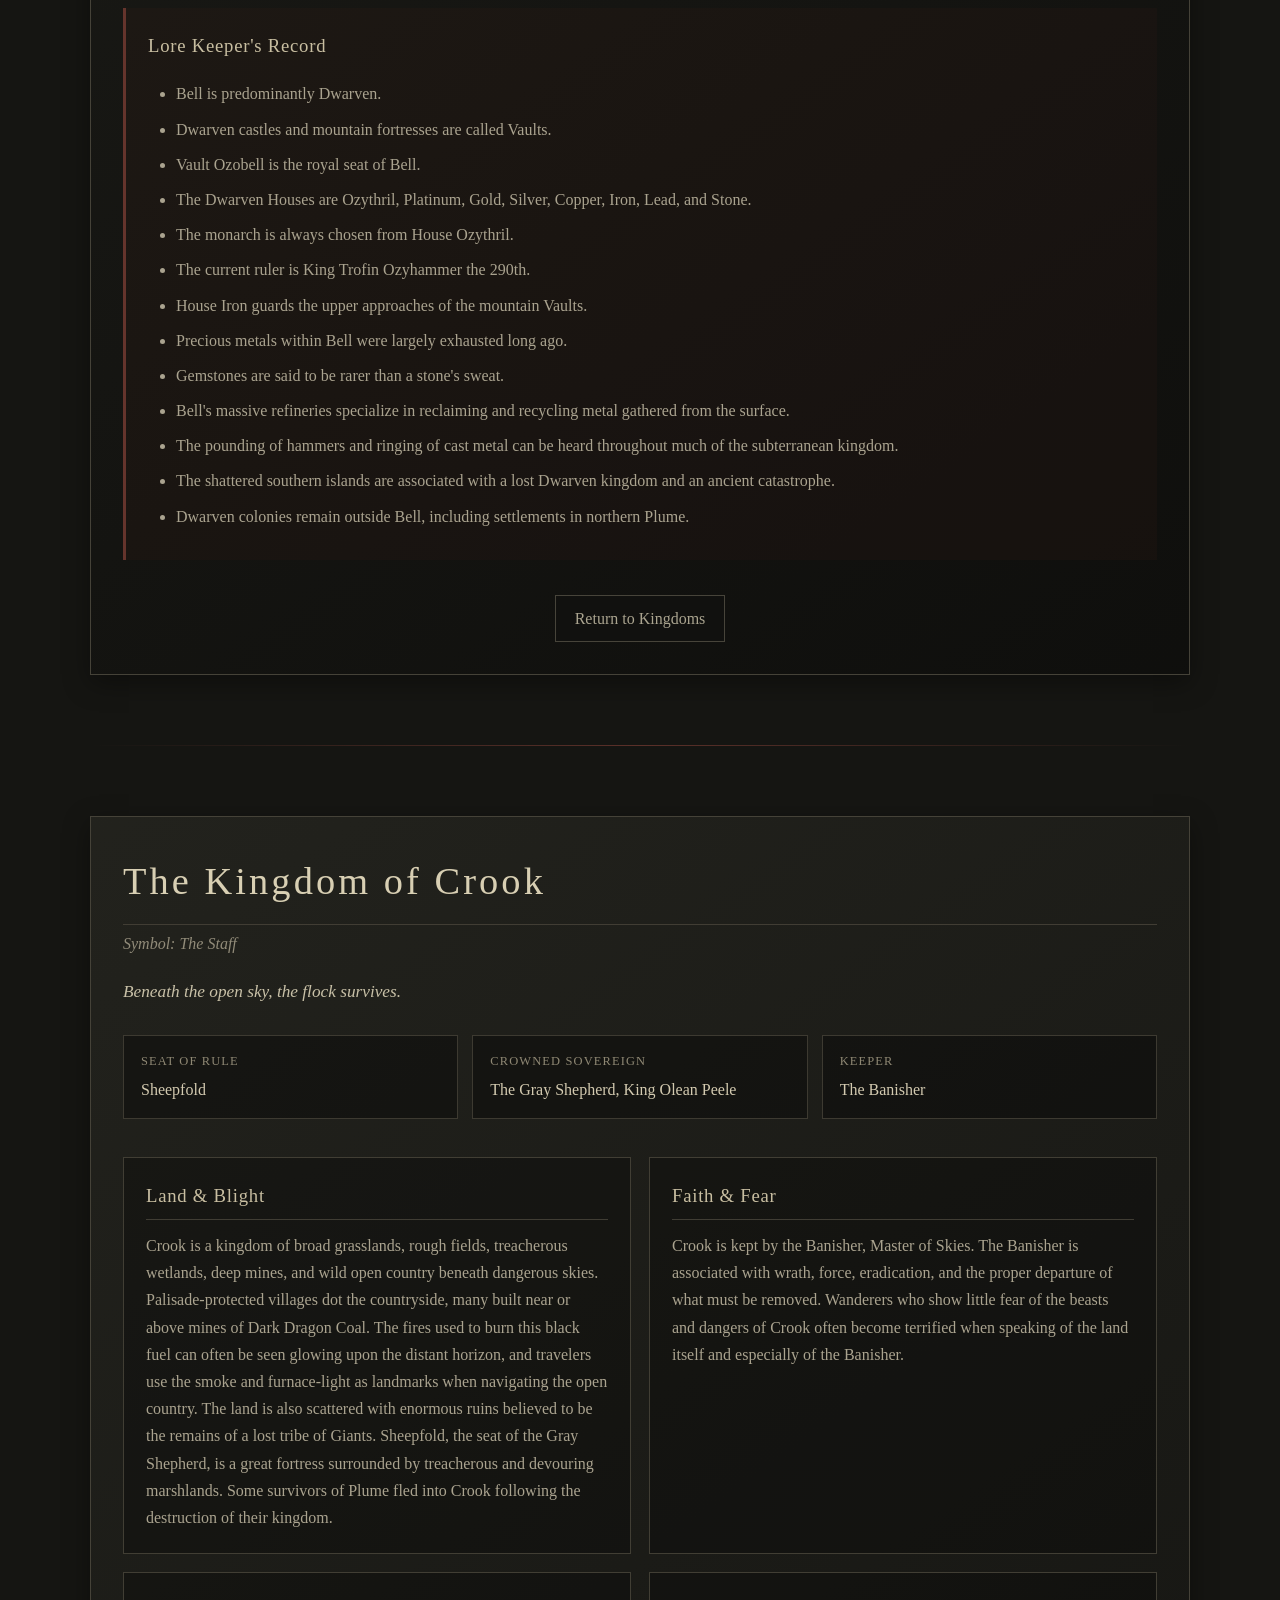
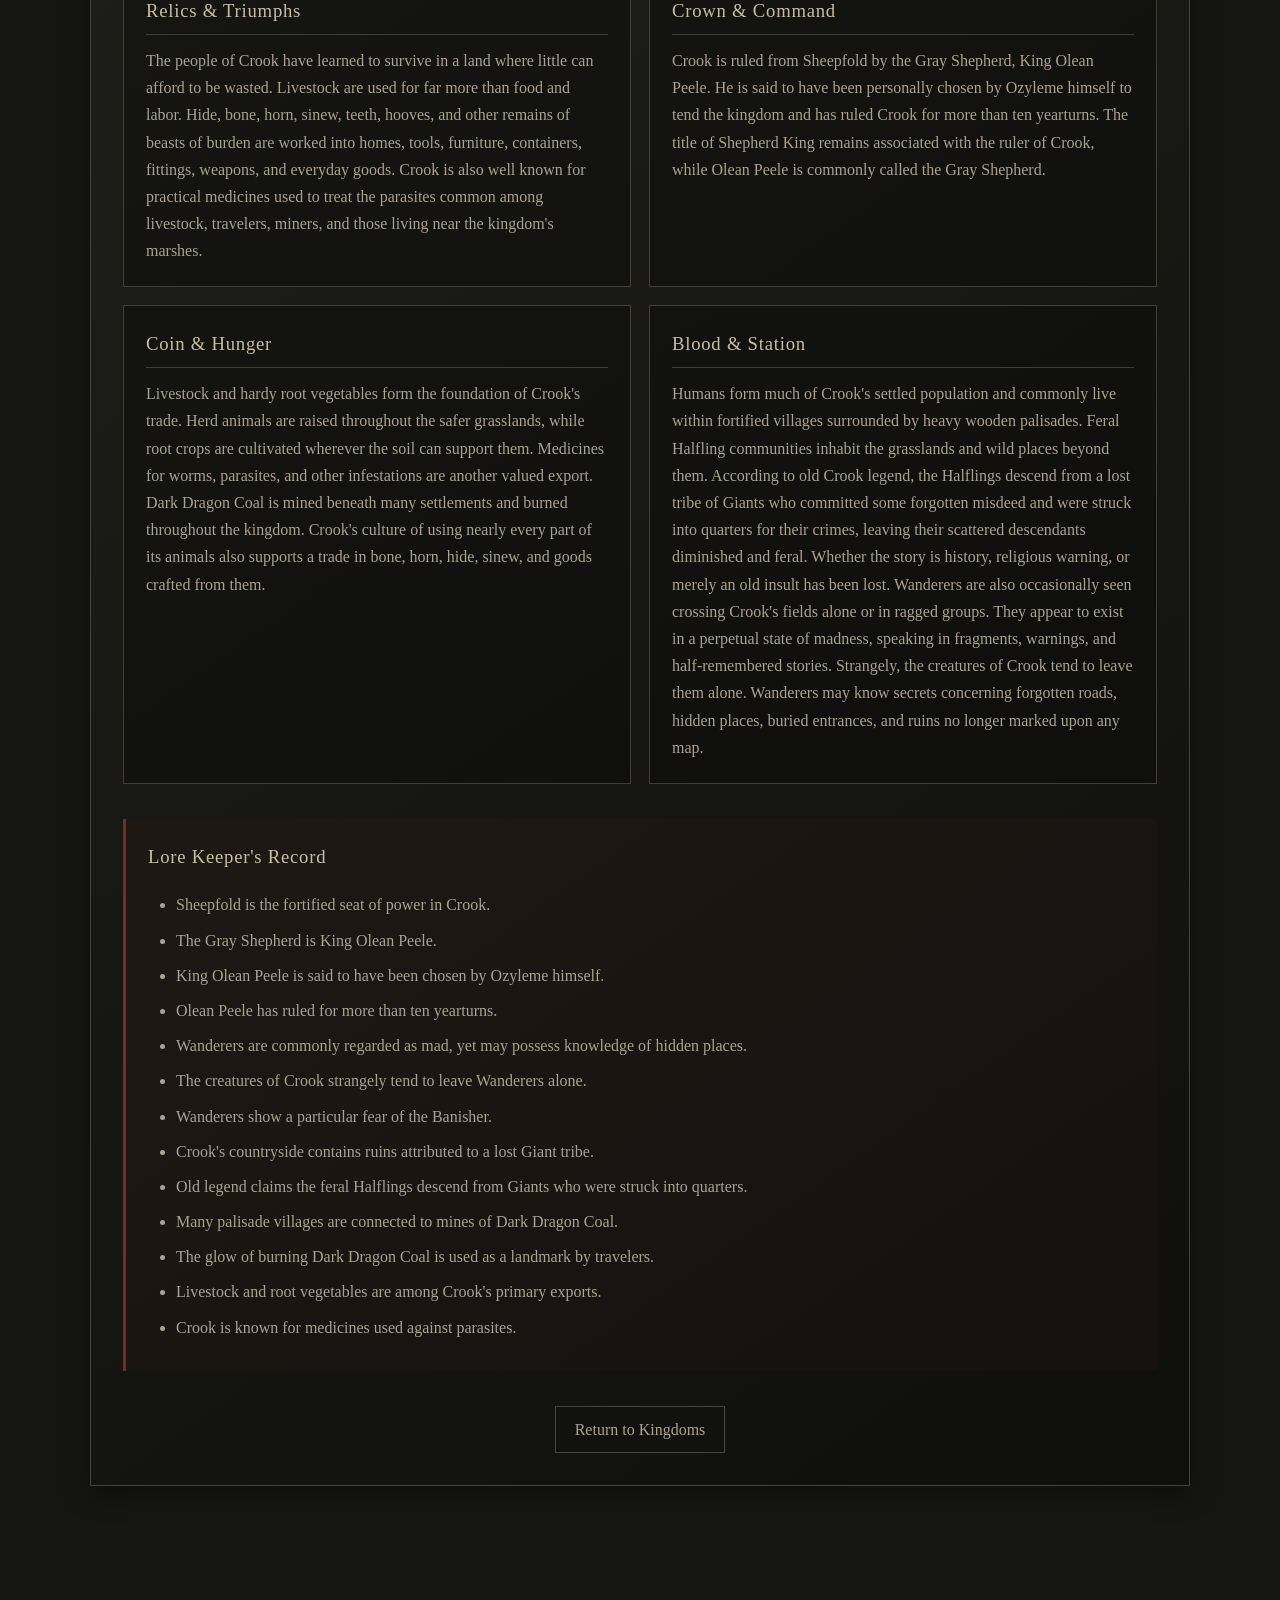
<file: kingdoms.html>
<!DOCTYPE html>
<html lang="en">

<head>

    <meta charset="UTF-8">

    <meta
        name="viewport"
        content="width=device-width, initial-scale=1.0"
    >

    <title>Kingdoms | Ozyleme</title>

    <link
        rel="stylesheet"
        href="style.css"
    >


    <style>

        /* =========================================================
           KINGDOMS PAGE
           ========================================================= */

        .kingdom-intro {
            max-width: 900px;
            margin: 0 auto 35px;
        }


        /* =========================================================
           KINGDOM DIRECTORY
           ========================================================= */

        .kingdom-directory {
            margin-top: 30px;
        }


        /* =========================================================
           KINGDOM CARDS
           ========================================================= */

        .kingdom-card {
            position: relative;
            overflow: hidden;

            min-height: 190px;

            background-size: cover;
            background-position: center;
            background-repeat: no-repeat;

            display: flex;
            flex-direction: column;
            justify-content: flex-end;

            isolation: isolate;
        }


        .kingdom-card::before {
            content: "";

            position: absolute;
            inset: 0;

            background:
                linear-gradient(
                    rgba(7, 7, 6, 0.12),
                    rgba(7, 7, 6, 0.88)
                );

            z-index: -1;
        }


        .kingdom-card h3,
        .kingdom-card p {
            position: relative;
            z-index: 1;
        }


        /* =========================================================
           WORLD MAP
           ========================================================= */

        .kingdom-map {
            max-width: 1100px;

            margin: 55px auto 70px;

            text-align: center;
        }


        .kingdom-map h2 {
            margin-bottom: 20px;
        }


        .kingdom-map img {
            display: block;

            width: 100%;
            height: auto;

            margin: 0 auto;

            border: 1px solid #454238;

            box-shadow:
                0 12px 35px rgba(0, 0, 0, 0.45);
        }


        /* =========================================================
           KINGDOM ENTRY
           ========================================================= */

        .kingdom-entry {
            max-width: 1050px;

            margin: 70px auto;

            padding: 32px;

            scroll-margin-top: 90px;

            background:
                linear-gradient(
                    145deg,
                    rgba(45, 45, 38, 0.55),
                    rgba(14, 14, 12, 0.88)
                );

            border: 1px solid #454238;

            box-shadow:
                0 8px 25px rgba(0, 0, 0, 0.35);
        }


        .kingdom-entry h2 {
            margin-top: 0;
            margin-bottom: 5px;

            color: #d8cfb3;
        }


        .kingdom-symbol {
            margin-top: 0;

            color: #918b79;

            font-style: italic;
        }


        .kingdom-tagline {
            margin: 20px 0 28px;

            color: #c8c0a7;

            font-size: 1.08rem;
            font-style: italic;
        }


        /* =========================================================
           CROWN INFORMATION
           ========================================================= */

        .kingdom-meta {
            display: grid;

            grid-template-columns:
                repeat(auto-fit, minmax(220px, 1fr));

            gap: 14px;

            margin: 25px 0 38px;
        }


        .kingdom-meta-item {
            padding: 15px 17px;

            background:
                rgba(5, 5, 4, 0.38);

            border:
                1px solid #3d3a31;
        }


        .kingdom-meta-label {
            display: block;

            margin-bottom: 4px;

            color: #8f8874;

            font-size: 0.78rem;

            text-transform: uppercase;

            letter-spacing: 0.09em;
        }


        .kingdom-meta-value {
            color: #d3cab0;
        }


        /* =========================================================
           GRAPES GRID
           ========================================================= */

        .grapes-grid {
            display: grid;

            grid-template-columns:
                repeat(2, minmax(0, 1fr));

            gap: 18px;

            margin-top: 35px;
        }


        .lore-section {
            padding: 22px;

            background:
                rgba(7, 7, 6, 0.36);

            border:
                1px solid #413e34;
        }


        .lore-section h3 {
            margin-top: 0;
            margin-bottom: 12px;

            padding-bottom: 7px;

            color: #c8bea1;

            border-bottom:
                1px solid #403d34;
        }


        .lore-section p {
            margin-top: 0;
            margin-bottom: 14px;
        }


        .lore-section p:last-child {
            margin-bottom: 0;
        }


        /* =========================================================
           LORE KEEPER PLACEHOLDER
           ========================================================= */

        .lore-keeper {
            color: #8e8877;
            font-style: italic;
        }


        /* =========================================================
           LORE KEEPER RECORD
           ========================================================= */

        .known-lore {
            margin-top: 35px;

            padding: 22px;

            background:
                rgba(60, 28, 23, 0.15);

            border-left:
                3px solid #65342c;
        }


        .known-lore h3 {
            margin-top: 0;

            color: #c8bea1;
        }


        .known-lore ul {
            margin-bottom: 0;
        }


        /* =========================================================
           RETURN TO KINGDOMS
           ========================================================= */

        .kingdom-return {
            margin-top: 35px;

            text-align: center;
        }


        .kingdom-return a {
            display: inline-block;

            padding: 9px 19px;

            color: #aaa48f;

            text-decoration: none;

            background: #11110f;

            border: 1px solid #47443a;

            transition:
                color 0.2s,
                border-color 0.2s,
                background 0.2s;
        }


        .kingdom-return a:hover {
            color: #ded5b8;

            background: #181713;

            border-color: #74372f;
        }


        /* =========================================================
           ERROR MESSAGE
           ========================================================= */

        .kingdom-error {
            max-width: 900px;

            margin: 40px auto;

            padding: 25px;

            color: #c8bea1;

            background:
                rgba(60, 28, 23, 0.18);

            border: 1px solid #65342c;
        }


        /* =========================================================
           MOBILE
           ========================================================= */

        @media (max-width: 700px) {

            .kingdom-entry {
                margin: 50px auto;
                padding: 20px;
            }


            .grapes-grid {
                grid-template-columns: 1fr;
            }


            .kingdom-meta {
                grid-template-columns: 1fr;
            }

        }

    </style>

</head>


<body>


    <!-- =========================================================
         HEADER

         EMPTY H1 IS INTENTIONAL.
         THE OZYLEME NAME IS ALREADY PART OF THE BANNER IMAGE.
         ========================================================= -->

    <header>

        <h1></h1>

        <p>
            The Eight Kingdoms Beneath the Hollow Sun
        </p>

    </header>


    <!-- =========================================================
         NAVIGATION
         ========================================================= -->

    <nav>

        <a href="index.html">
            Home
        </a>

        <a href="kingdoms.html">
            Kingdoms
        </a>

        <a href="species.html">
            Species
        </a>

        <a href="people.html">
            People
        </a>

        <a href="gods.html">
            Gods
        </a>

        <a href="bestiary.html">
            Bestiary
        </a>

        <a href="classes.html">
            Classes
        </a>

        <a href="player-guide.html">
            Player Guide
        </a>

    </nav>


    <!-- =========================================================
         MAIN
         ========================================================= -->

    <main>


        <!-- =====================================================
             INTRODUCTION
             ===================================================== -->

        <section
            class="kingdom-intro"
            id="kingdom-top"
        >

            <h2>
                The Eight Kingdoms
            </h2>

            <p>
                Eight kingdoms divide the known lands of Ozyleme.
                Each exists beneath its own crown, traditions,
                burdens, history, and relationship with the powers
                that rule beneath the Dark Dragon.
            </p>

            <p>
                Choose a kingdom below to explore its lands,
                faith, achievements, crown, wealth, and people.
            </p>

        </section>


        <div class="divider"></div>


        <!-- =====================================================
             KINGDOM DIRECTORY
             ===================================================== -->

        <section
            class="kingdom-directory"
            id="kingdom-directory"
        >

            <div
                class="cards"
                id="kingdomCards"
            ></div>

        </section>


        <div class="divider"></div>


        <!-- =====================================================
             WORLD MAP
             ===================================================== -->

        <section class="kingdom-map">

            <h2>
                The Realm of Ozyleme
            </h2>

            <img
                src="images/kingdoms/Ozyleme Map.jpg"
                alt="Map of the Eight Kingdoms of Ozyleme"
            >

        </section>


        <div class="divider"></div>


        <!-- =====================================================
             KINGDOM ENTRIES
             ===================================================== -->

        <div id="kingdomEntries"></div>


        <noscript>

            <section>

                <h2>
                    The Kingdoms of Ozyleme
                </h2>

                <p>
                    JavaScript must be enabled to display
                    the kingdoms.
                </p>

            </section>

        </noscript>


    </main>


    <!-- =========================================================
         FOOTER
         ========================================================= -->

    <footer>

        <p>
            The World of Ozyleme
        </p>

    </footer>


    <!-- =========================================================
         KINGDOM DATA

         THIS FILE CURRENTLY DEFINES:
         const loreKeeper
         const kingdoms
         ========================================================= -->

    <script src="data/kingdoms-data.js"></script>


    <!-- =========================================================
         KINGDOM PAGE BUILDER
         ========================================================= -->

    <script>

        /* =========================================================
           PAGE LOCATIONS
           ========================================================= */

        const kingdomCardsContainer =
            document.getElementById(
                "kingdomCards"
            );


        const kingdomEntriesContainer =
            document.getElementById(
                "kingdomEntries"
            );


        const defaultLoreKeeperMessage =
            "It will be recorded here by the Lore Keeper.";


        /* =========================================================
           LORE KEEPER CHECK
           ========================================================= */

        function isLoreKeeperText(text) {

            if (
                typeof text !== "string"
            ) {
                return false;
            }


            return text
                .toLowerCase()
                .includes(
                    "lore keeper"
                );

        }


        /* =========================================================
           FORMAT LORE
           ========================================================= */

        function formatLore(value) {

            if (
                Array.isArray(value)
            ) {

                if (
                    value.length === 0
                ) {

                    return `
                        <p class="lore-keeper">
                            ${defaultLoreKeeperMessage}
                        </p>
                    `;

                }


                return value
                    .map(
                        paragraph => {

                            const loreClass =
                                isLoreKeeperText(
                                    paragraph
                                )
                                    ? ' class="lore-keeper"'
                                    : "";


                            return `
                                <p${loreClass}>
                                    ${paragraph}
                                </p>
                            `;

                        }
                    )
                    .join("");

            }


            const text =
                value ||
                defaultLoreKeeperMessage;


            const loreClass =
                isLoreKeeperText(text)
                    ? ' class="lore-keeper"'
                    : "";


            return `
                <p${loreClass}>
                    ${text}
                </p>
            `;

        }


        /* =========================================================
           CHECK THAT THE DATA FILE LOADED

           IMPORTANT:
           kingdoms-data.js defines:
           const kingdoms = [...]

           IT DOES NOT USE window.kingdomsData.
           ========================================================= */

        if (
            typeof kingdoms === "undefined" ||
            !Array.isArray(kingdoms)
        ) {

            kingdomCardsContainer.innerHTML = `

                <div class="kingdom-error">

                    <strong>
                        Kingdom data could not be loaded.
                    </strong>

                    <p>
                        The page could not read
                        data/kingdoms-data.js.
                    </p>

                </div>

            `;

        }


        else {


            /* =====================================================
               CREATE KINGDOM DIRECTORY CARDS
               ===================================================== */

            kingdoms.forEach(
                kingdom => {

                    const card =
                        document.createElement(
                            "a"
                        );


                    card.className =
                        "card kingdom-card";


                    card.href =
                        "#" + kingdom.id;


                    card.style.backgroundImage =
                        `url("${kingdom.image}")`;


                    card.innerHTML = `

                        <h3>
                            ${kingdom.name}
                        </h3>

                        <p>
                            Symbol: ${kingdom.symbol}
                        </p>

                    `;


                    kingdomCardsContainer
                        .appendChild(
                            card
                        );

                }
            );


            /* =====================================================
               CREATE KINGDOM ENTRIES
               ===================================================== */

            kingdoms.forEach(
                (
                    kingdom,
                    kingdomIndex
                ) => {


                    const section =
                        document.createElement(
                            "section"
                        );


                    section.className =
                        "kingdom-entry";


                    section.id =
                        kingdom.id;


                    /* =============================================
                       TAGLINE
                       ============================================= */

                    let taglineHTML = "";


                    if (
                        kingdom.tagline
                    ) {

                        taglineHTML = `

                            <p class="kingdom-tagline">
                                ${kingdom.tagline}
                            </p>

                        `;

                    }


                    /* =============================================
                       LORE KEEPER NOTES
                       ============================================= */

                    let notesHTML = "";


                    if (
                        Array.isArray(
                            kingdom.notes
                        ) &&
                        kingdom.notes.length > 0
                    ) {

                        notesHTML = `

                            <div class="known-lore">

                                <h3>
                                    Lore Keeper's Record
                                </h3>

                                <ul>

                                    ${kingdom.notes
                                        .map(
                                            note => `
                                                <li>
                                                    ${note}
                                                </li>
                                            `
                                        )
                                        .join("")
                                    }

                                </ul>

                            </div>

                        `;

                    }


                    /* =============================================
                       COMPLETE KINGDOM PROFILE
                       ============================================= */

                    section.innerHTML = `


                        <h2>
                            The Kingdom of ${kingdom.name}
                        </h2>


                        <p class="kingdom-symbol">
                            Symbol: ${kingdom.symbol}
                        </p>


                        ${taglineHTML}


                        <!-- =====================================
                             CROWN INFORMATION
                             ===================================== -->

                        <div class="kingdom-meta">


                            <div class="kingdom-meta-item">

                                <span class="kingdom-meta-label">
                                    Seat of Rule
                                </span>

                                <span class="kingdom-meta-value">
                                    ${kingdom.seat ||
                                      defaultLoreKeeperMessage}
                                </span>

                            </div>


                            <div class="kingdom-meta-item">

                                <span class="kingdom-meta-label">
                                    Crowned Sovereign
                                </span>

                                <span class="kingdom-meta-value">
                                    ${kingdom.sovereign ||
                                      defaultLoreKeeperMessage}
                                </span>

                            </div>


                            <div class="kingdom-meta-item">

                                <span class="kingdom-meta-label">
                                    Keeper
                                </span>

                                <span class="kingdom-meta-value">
                                    ${kingdom.keeper ||
                                      defaultLoreKeeperMessage}
                                </span>

                            </div>


                        </div>


                        <!-- =====================================
                             G.R.A.P.E.S.
                             ===================================== -->

                        <div class="grapes-grid">


                            <!-- GEOGRAPHY -->

                            <div class="lore-section">

                                <h3>
                                    Land &amp; Blight
                                </h3>

                                ${formatLore(
                                    kingdom.land
                                )}

                            </div>


                            <!-- RELIGION -->

                            <div class="lore-section">

                                <h3>
                                    Faith &amp; Fear
                                </h3>

                                ${formatLore(
                                    kingdom.faith
                                )}

                            </div>


                            <!-- ACHIEVEMENTS -->

                            <div class="lore-section">

                                <h3>
                                    Relics &amp; Triumphs
                                </h3>

                                ${formatLore(
                                    kingdom.achievements
                                )}

                            </div>


                            <!-- POLITICS -->

                            <div class="lore-section">

                                <h3>
                                    Crown &amp; Command
                                </h3>

                                ${formatLore(
                                    kingdom.politics
                                )}

                            </div>


                            <!-- ECONOMICS -->

                            <div class="lore-section">

                                <h3>
                                    Coin &amp; Hunger
                                </h3>

                                ${formatLore(
                                    kingdom.economics
                                )}

                            </div>


                            <!-- SOCIETY -->

                            <div class="lore-section">

                                <h3>
                                    Blood &amp; Station
                                </h3>

                                ${formatLore(
                                    kingdom.society
                                )}

                            </div>


                        </div>


                        ${notesHTML}


                        <!-- =====================================
                             RETURN BUTTON
                             ===================================== -->

                        <div class="kingdom-return">

                            <a href="#kingdom-directory">
                                Return to Kingdoms
                            </a>

                        </div>


                    `;


                    kingdomEntriesContainer
                        .appendChild(
                            section
                        );


                    /* =============================================
                       DIVIDER BETWEEN KINGDOMS
                       ============================================= */

                    if (
                        kingdomIndex <
                        kingdoms.length - 1
                    ) {

                        const divider =
                            document.createElement(
                                "div"
                            );


                        divider.className =
                            "divider";


                        kingdomEntriesContainer
                            .appendChild(
                                divider
                            );

                    }


                }
            );


        }

    </script>


</body>

</html>
</file>
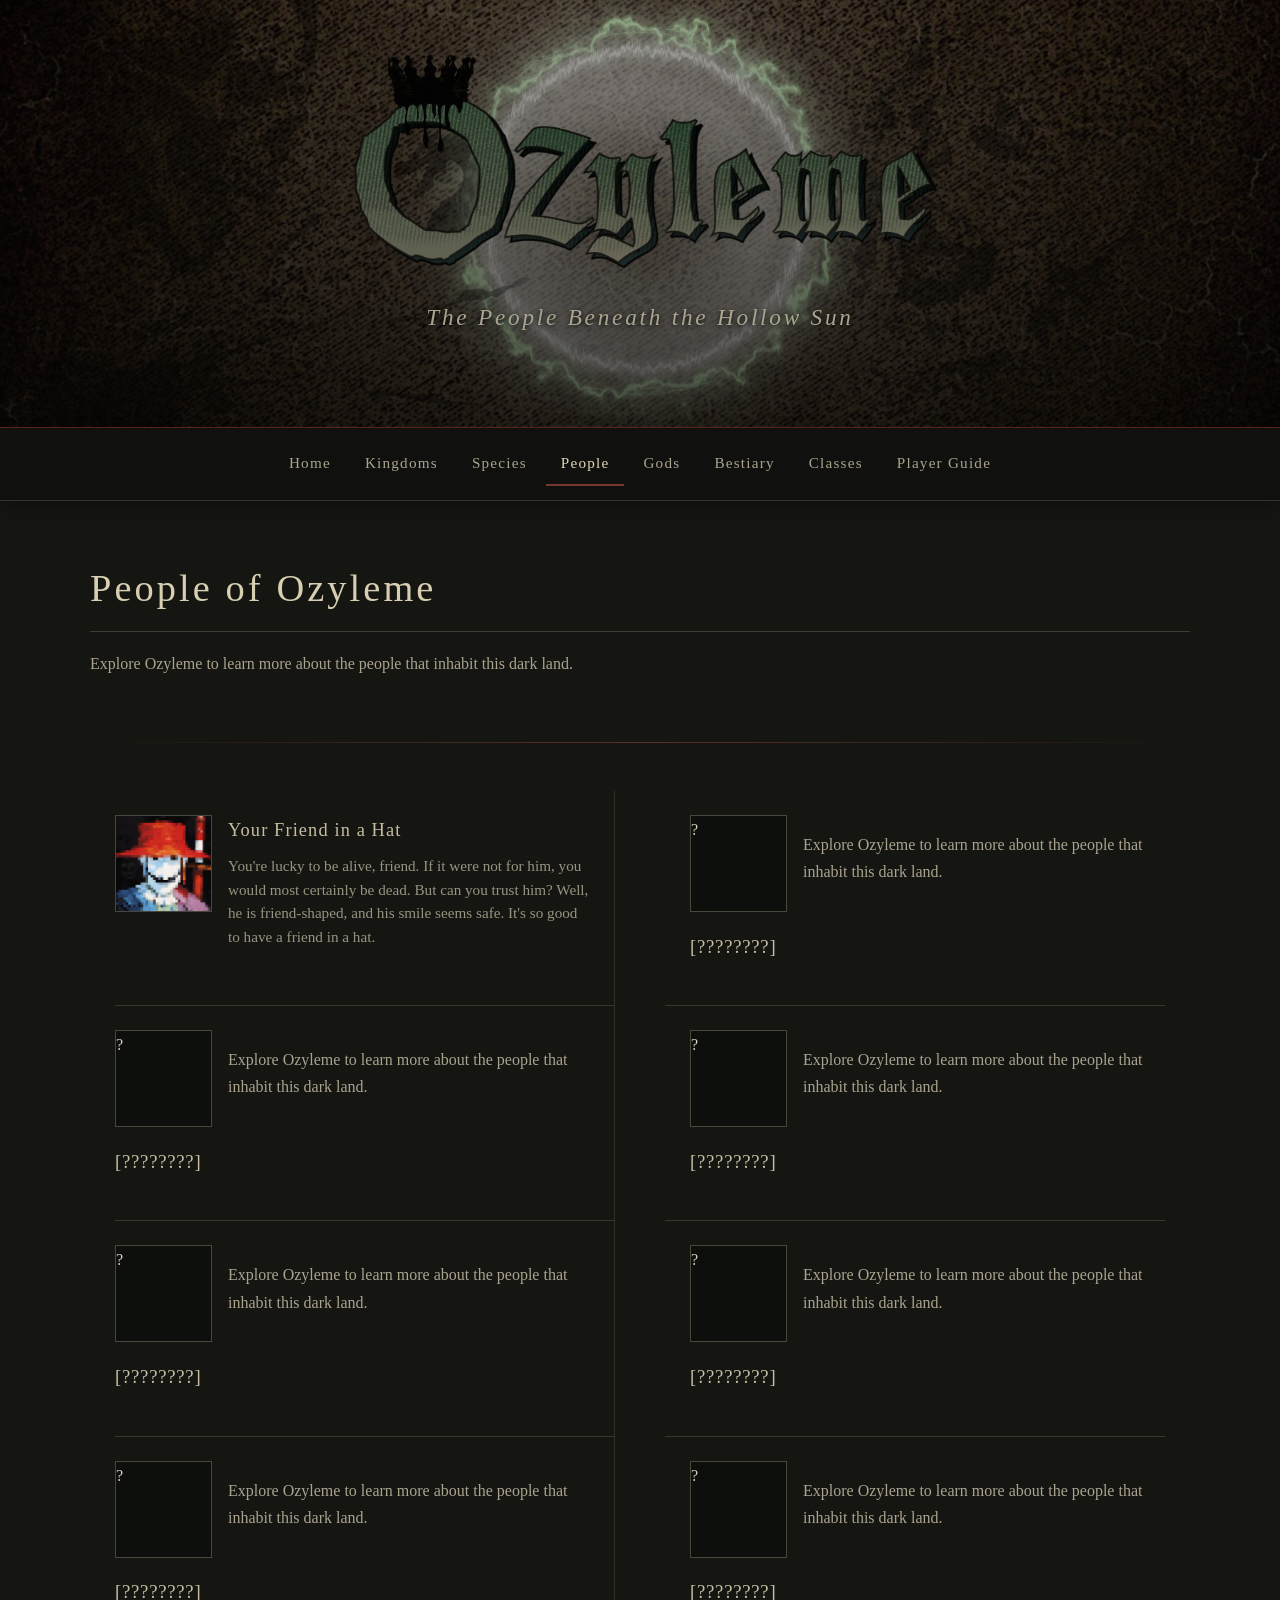
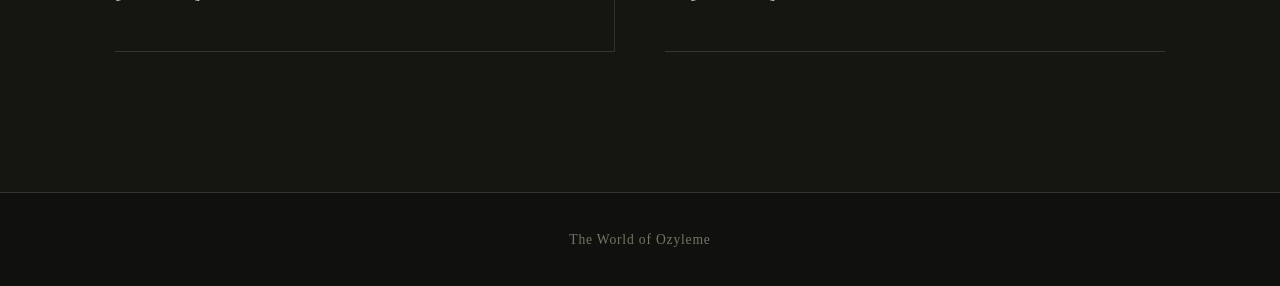
<file: people.html>
<!DOCTYPE html>
<html lang="en">

<head>
    <meta charset="UTF-8">
    <meta name="viewport" content="width=device-width, initial-scale=1.0">

    <title>People | Ozyleme</title>

    <link rel="stylesheet" href="style.css">
</head>


<body>


<!-- ================================
     HEADER
     ================================ -->

<header>
    <h1></h1>
    <p>The People Beneath the Hollow Sun</p>
</header>


<!-- ================================
     NAVIGATION
     ================================ -->

<nav class="site-nav">

    <a class="nav-link" href="index.html">Home</a>

    <a class="nav-link" href="kingdoms.html">Kingdoms</a>

    <a class="nav-link" href="species.html">Species</a>

    <a class="nav-link active"
       href="people.html"
       aria-current="page">
        People
    </a>

    <a class="nav-link" href="gods.html">Gods</a>

    <a class="nav-link" href="bestiary.html">Bestiary</a>

    <a class="nav-link" href="classes.html">Classes</a>

    <a class="nav-link" href="player-guide.html">Player Guide</a>

</nav>


<!-- ================================
     MAIN CONTENT
     ================================ -->

<main>


    <!-- ================================
         INTRODUCTION
         ================================ -->

    <section class="page-intro">

        <h2>People of Ozyleme</h2>

        <p>
            Explore Ozyleme to learn more about the people
            that inhabit this dark land.
        </p>

    </section>


    <div class="divider"></div>


    <!-- ================================
         PEOPLE DIRECTORY
         ================================ -->

    <section class="people-directory">


        <!-- ================================
             PERSON 1
             ================================ -->

     <article class="person-entry">

    <img
        class="person-portrait"
        src="images/people/friendinahat.jpg"
        alt="Friend With A Hat"
    >

    <div class="person-info">

        <h3>Your Friend in a Hat</h3>

        <p>
            You're lucky to be alive, friend. If it were not for him, you would most certainly be dead. But can you trust him? Well, he is friend-shaped, and his smile seems safe. It's so good to have a friend in a hat.
        </p>

    </div>

</article>


        <!-- ================================
             PERSON 2
             ================================ -->

        <article class="person-entry">

            <div class="person-heading">

                <div class="person-portrait">

                    <span>?</span>

                </div>

                <h3>[????????]</h3>

            </div>

            <p>
                Explore Ozyleme to learn more about the people
                that inhabit this dark land.
            </p>

        </article>


        <!-- ================================
             PERSON 3
             ================================ -->

        <article class="person-entry">

            <div class="person-heading">

                <div class="person-portrait">

                    <span>?</span>

                </div>

                <h3>[????????]</h3>

            </div>

            <p>
                Explore Ozyleme to learn more about the people
                that inhabit this dark land.
            </p>

        </article>


        <!-- ================================
             PERSON 4
             ================================ -->

        <article class="person-entry">

            <div class="person-heading">

                <div class="person-portrait">

                    <span>?</span>

                </div>

                <h3>[????????]</h3>

            </div>

            <p>
                Explore Ozyleme to learn more about the people
                that inhabit this dark land.
            </p>

        </article>


        <!-- ================================
             PERSON 5
             ================================ -->

        <article class="person-entry">

            <div class="person-heading">

                <div class="person-portrait">

                    <span>?</span>

                </div>

                <h3>[????????]</h3>

            </div>

            <p>
                Explore Ozyleme to learn more about the people
                that inhabit this dark land.
            </p>

        </article>


        <!-- ================================
             PERSON 6
             ================================ -->

        <article class="person-entry">

            <div class="person-heading">

                <div class="person-portrait">

                    <span>?</span>

                </div>

                <h3>[????????]</h3>

            </div>

            <p>
                Explore Ozyleme to learn more about the people
                that inhabit this dark land.
            </p>

        </article>


        <!-- ================================
             PERSON 7
             ================================ -->

        <article class="person-entry">

            <div class="person-heading">

                <div class="person-portrait">

                    <span>?</span>

                </div>

                <h3>[????????]</h3>

            </div>

            <p>
                Explore Ozyleme to learn more about the people
                that inhabit this dark land.
            </p>

        </article>


        <!-- ================================
             PERSON 8
             ================================ -->

        <article class="person-entry">

            <div class="person-heading">

                <div class="person-portrait">

                    <span>?</span>

                </div>

                <h3>[????????]</h3>

            </div>

            <p>
                Explore Ozyleme to learn more about the people
                that inhabit this dark land.
            </p>

        </article>


    </section>


</main>


<!-- ================================
     FOOTER
     ================================ -->

<footer>
    <p>The World of Ozyleme</p>
</footer>


</body>

</html>
</file>
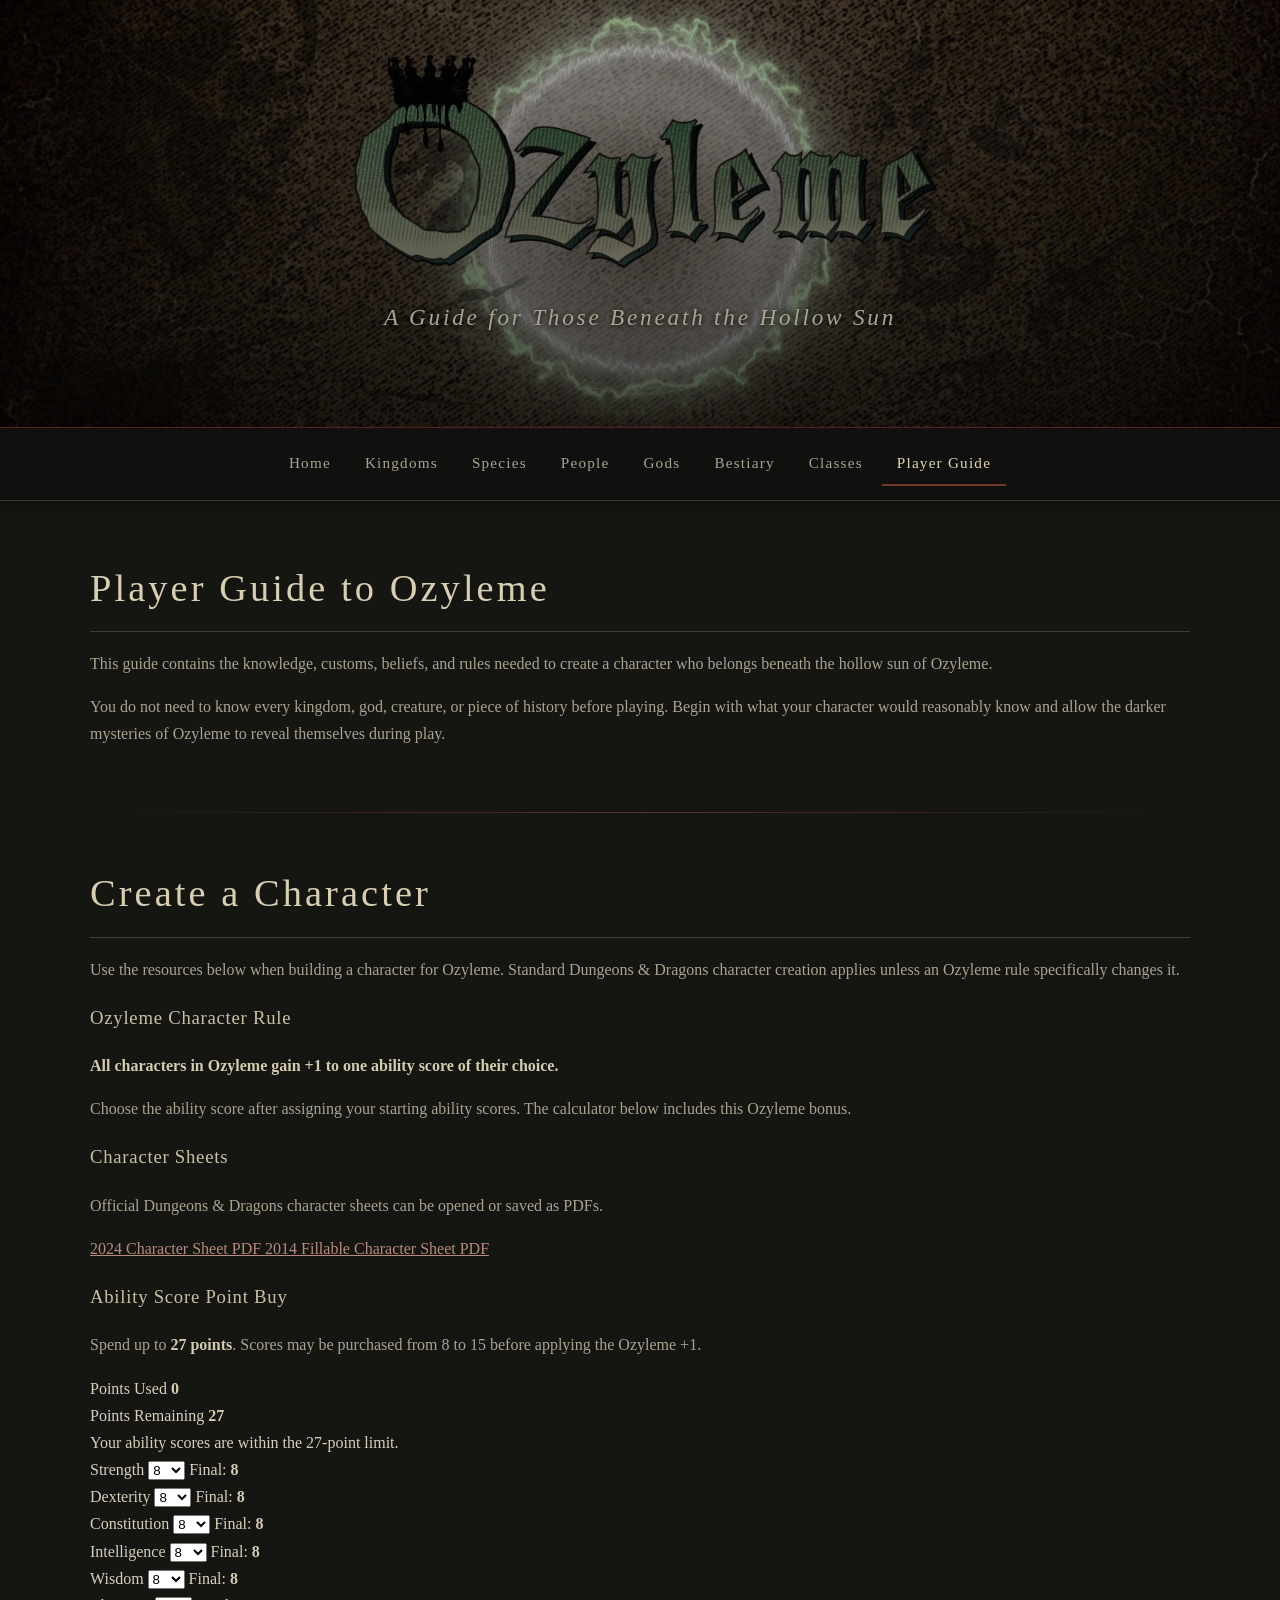
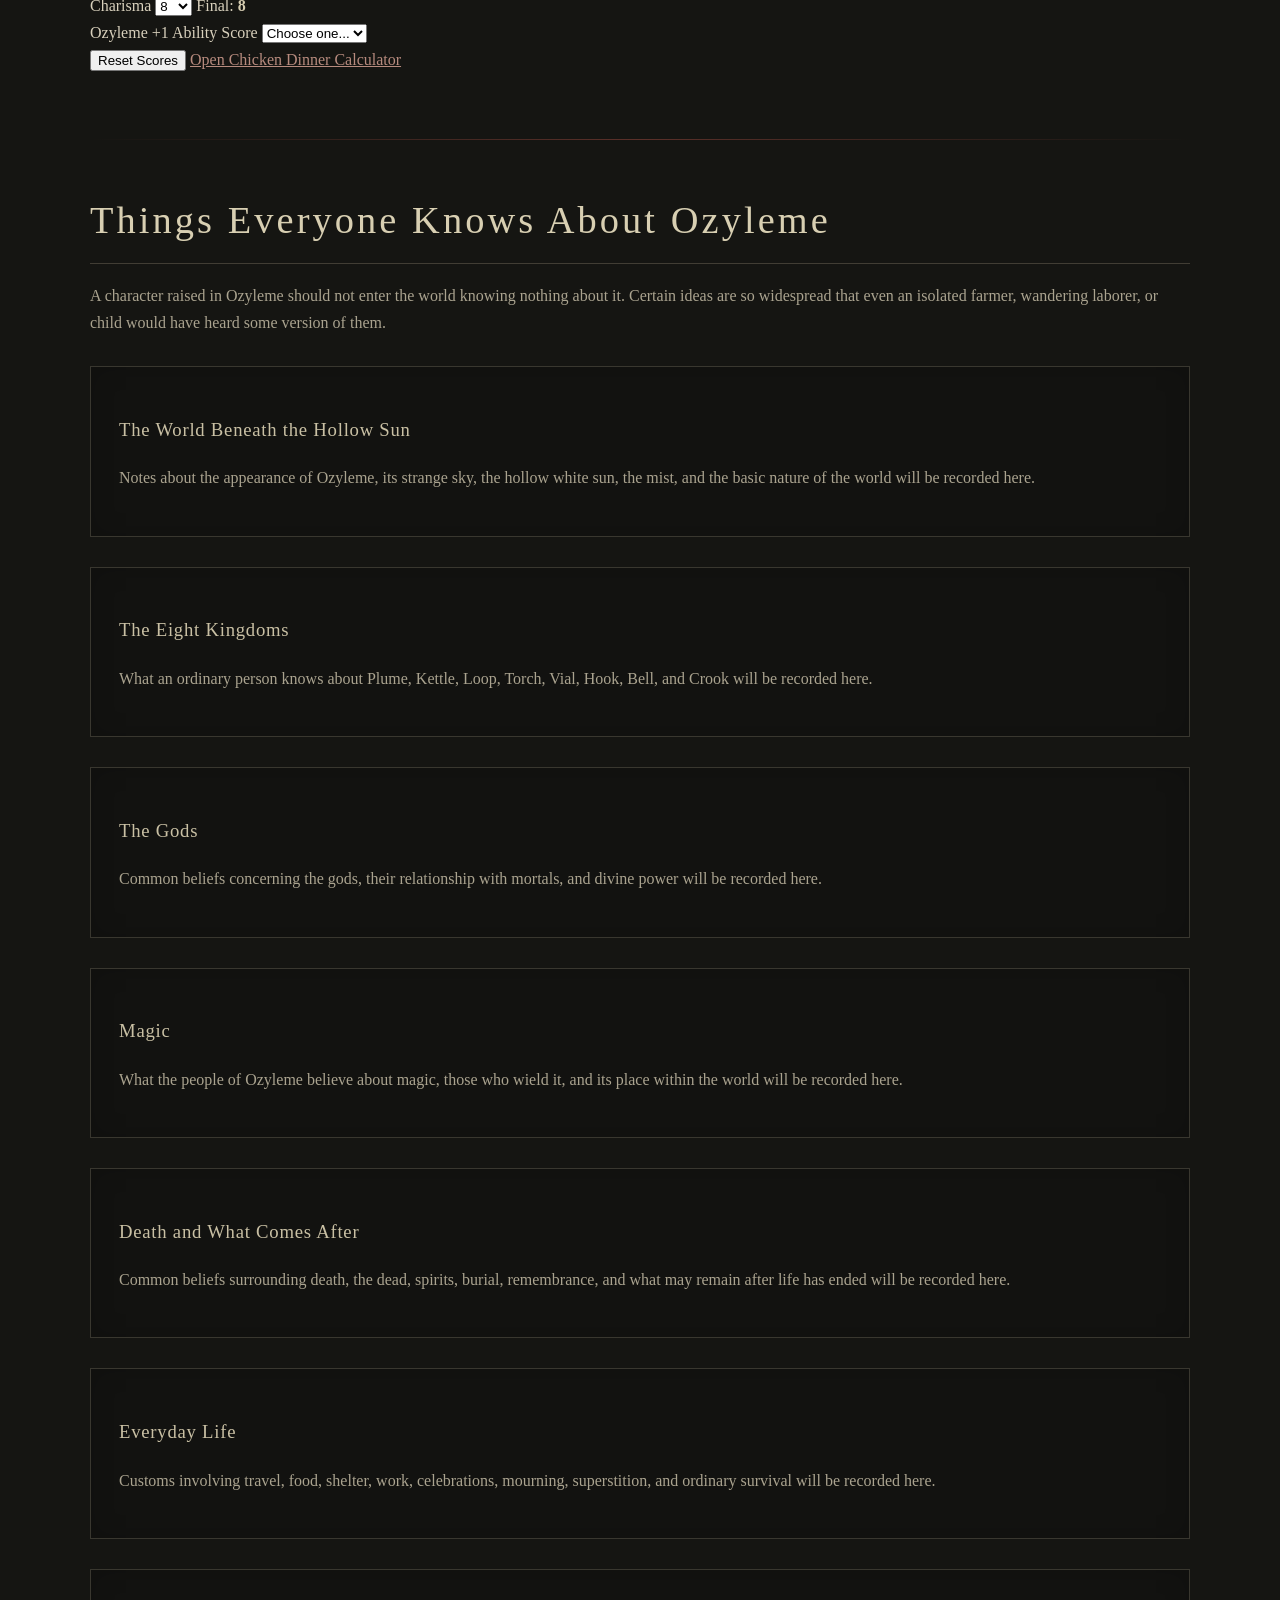
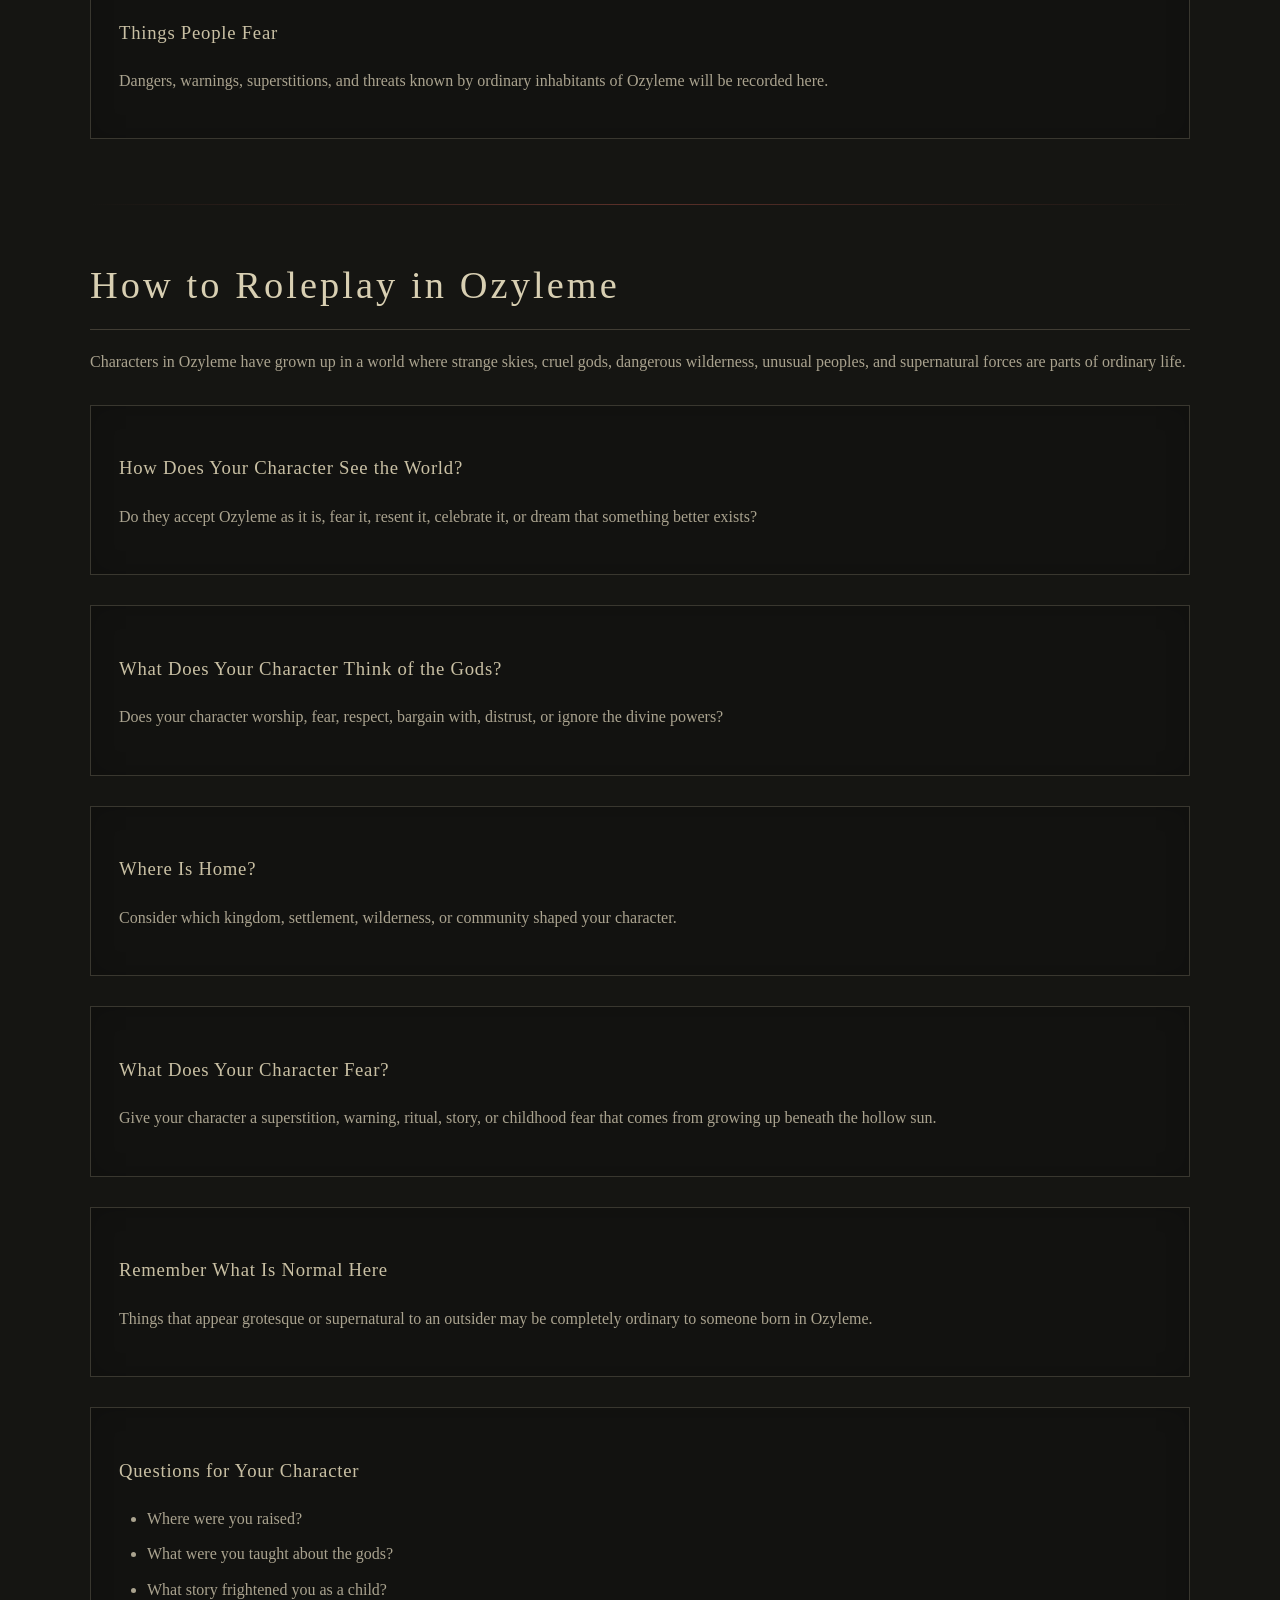
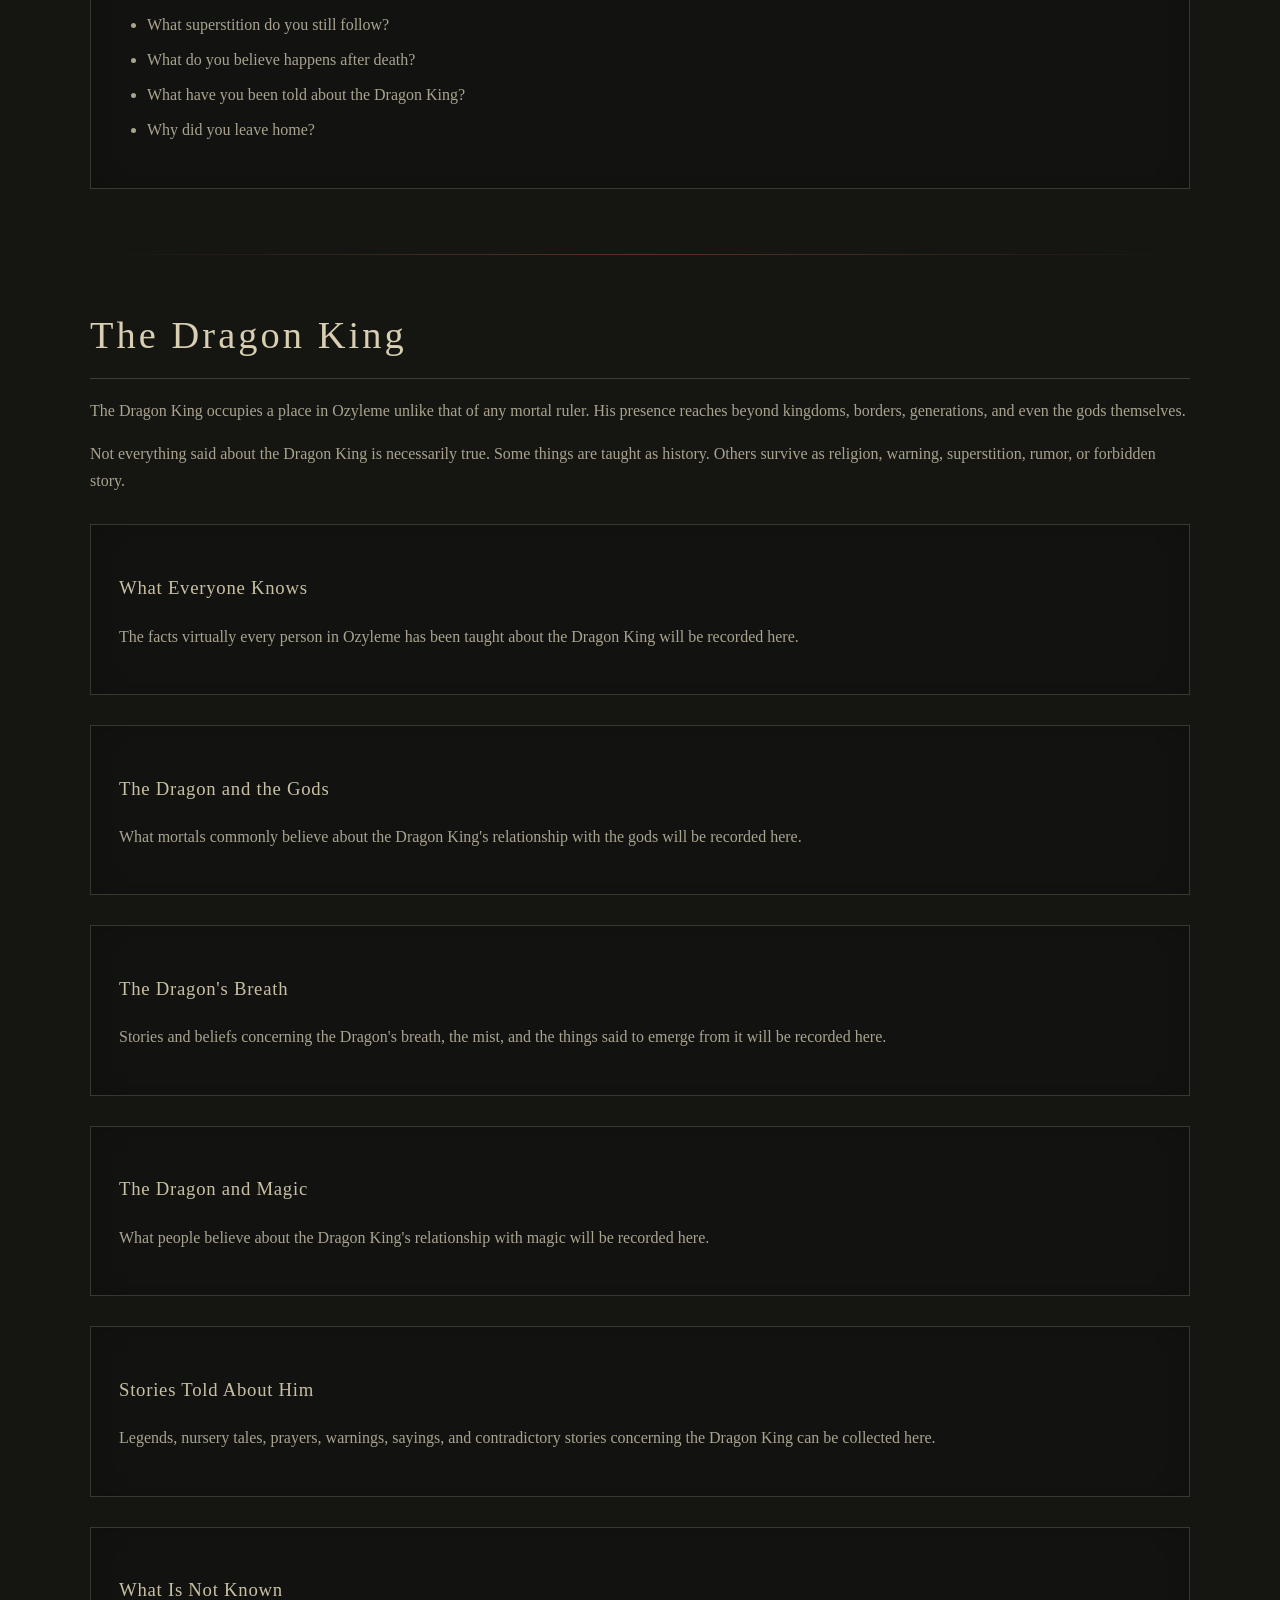
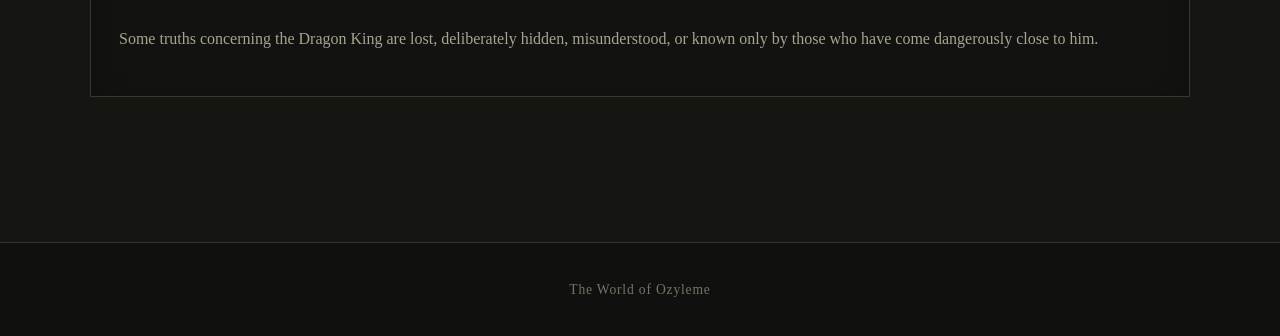
<file: player guide.html>
<!DOCTYPE html>
<html lang="en">

<head>
    <meta charset="UTF-8">
    <meta name="viewport" content="width=device-width, initial-scale=1.0">

    <title>Player Guide | Ozyleme</title>

    <link rel="stylesheet" href="style.css">
</head>


<body>


<!-- ================================
     HEADER
     ================================ -->

<header>
    <h1></h1>
    <p>A Guide for Those Beneath the Hollow Sun</p>
</header>


<!-- ================================
     NAVIGATION
     ================================ -->

<nav class="site-nav">

    <a class="nav-link" href="index.html">Home</a>
    <a class="nav-link" href="kingdoms.html">Kingdoms</a>
    <a class="nav-link" href="species.html">Species</a>
    <a class="nav-link" href="people.html">People</a>
    <a class="nav-link" href="gods.html">Gods</a>
    <a class="nav-link" href="bestiary.html">Bestiary</a>
    <a class="nav-link" href="classes.html">Classes</a>

    <a class="nav-link active"
       href="player-guide.html"
       aria-current="page">
        Player Guide
    </a>

</nav>


<!-- ================================
     MAIN CONTENT
     ================================ -->

<main>


    <!-- ================================
         INTRODUCTION
         ================================ -->

    <section>

        <h2>Player Guide to Ozyleme</h2>

        <p>
            This guide contains the knowledge, customs, beliefs, and rules
            needed to create a character who belongs beneath the hollow
            sun of Ozyleme.
        </p>

        <p>
            You do not need to know every kingdom, god, creature, or piece
            of history before playing. Begin with what your character would
            reasonably know and allow the darker mysteries of Ozyleme to
            reveal themselves during play.
        </p>

    </section>


    <div class="divider"></div>


    <!-- =====================================================
         CREATE A CHARACTER
         ===================================================== -->

    <section id="character-creation">

        <h2>Create a Character</h2>

        <p>
            Use the resources below when building a character for Ozyleme.
            Standard Dungeons & Dragons character creation applies unless
            an Ozyleme rule specifically changes it.
        </p>


        <!-- OZYLEME HOUSE RULE -->

        <div class="ozyleme-rule">

            <h3>Ozyleme Character Rule</h3>

            <p>
                <strong>
                    All characters in Ozyleme gain +1 to one ability
                    score of their choice.
                </strong>
            </p>

            <p>
                Choose the ability score after assigning your starting
                ability scores. The calculator below includes this
                Ozyleme bonus.
            </p>

        </div>


        <!-- CHARACTER SHEETS -->

        <div class="character-resources">

            <h3>Character Sheets</h3>

            <p>
                Official Dungeons & Dragons character sheets can be
                opened or saved as PDFs.
            </p>


            <div class="resource-buttons">

                <a class="resource-button"
                   href="https://media.dndbeyond.com/compendium-images/phb/downloads/DnD_2024_Character-Sheet.pdf"
                   target="_blank"
                   rel="noopener noreferrer">

                    2024 Character Sheet PDF

                </a>


                <a class="resource-button"
                   href="https://media.dndbeyond.com/compendium-images/marketing/dnd_5e_charactersheet_formfillable.pdf"
                   target="_blank"
                   rel="noopener noreferrer">

                    2014 Fillable Character Sheet PDF

                </a>

            </div>

        </div>


        <!-- ================================
             POINT BUY CALCULATOR
             ================================ -->

        <div class="point-buy-calculator">

            <div class="calculator-heading">

                <h3>Ability Score Point Buy</h3>

                <p>
                    Spend up to <strong>27 points</strong>.
                    Scores may be purchased from 8 to 15 before
                    applying the Ozyleme +1.
                </p>

            </div>


            <div class="point-summary">

                <div>
                    <span class="summary-label">Points Used</span>
                    <strong id="points-used">0</strong>
                </div>

                <div>
                    <span class="summary-label">Points Remaining</span>
                    <strong id="points-remaining">27</strong>
                </div>

            </div>


            <div id="point-status" class="point-status">
                Your ability scores are within the 27-point limit.
            </div>


            <!-- STRENGTH -->

            <div class="ability-row">

                <label for="strength">Strength</label>

                <select id="strength" class="ability-score">
                    <option value="8">8</option>
                    <option value="9">9</option>
                    <option value="10">10</option>
                    <option value="11">11</option>
                    <option value="12">12</option>
                    <option value="13">13</option>
                    <option value="14">14</option>
                    <option value="15">15</option>
                </select>

                <span class="final-score">
                    Final:
                    <strong id="strength-final">8</strong>
                </span>

            </div>


            <!-- DEXTERITY -->

            <div class="ability-row">

                <label for="dexterity">Dexterity</label>

                <select id="dexterity" class="ability-score">
                    <option value="8">8</option>
                    <option value="9">9</option>
                    <option value="10">10</option>
                    <option value="11">11</option>
                    <option value="12">12</option>
                    <option value="13">13</option>
                    <option value="14">14</option>
                    <option value="15">15</option>
                </select>

                <span class="final-score">
                    Final:
                    <strong id="dexterity-final">8</strong>
                </span>

            </div>


            <!-- CONSTITUTION -->

            <div class="ability-row">

                <label for="constitution">Constitution</label>

                <select id="constitution" class="ability-score">
                    <option value="8">8</option>
                    <option value="9">9</option>
                    <option value="10">10</option>
                    <option value="11">11</option>
                    <option value="12">12</option>
                    <option value="13">13</option>
                    <option value="14">14</option>
                    <option value="15">15</option>
                </select>

                <span class="final-score">
                    Final:
                    <strong id="constitution-final">8</strong>
                </span>

            </div>


            <!-- INTELLIGENCE -->

            <div class="ability-row">

                <label for="intelligence">Intelligence</label>

                <select id="intelligence" class="ability-score">
                    <option value="8">8</option>
                    <option value="9">9</option>
                    <option value="10">10</option>
                    <option value="11">11</option>
                    <option value="12">12</option>
                    <option value="13">13</option>
                    <option value="14">14</option>
                    <option value="15">15</option>
                </select>

                <span class="final-score">
                    Final:
                    <strong id="intelligence-final">8</strong>
                </span>

            </div>


            <!-- WISDOM -->

            <div class="ability-row">

                <label for="wisdom">Wisdom</label>

                <select id="wisdom" class="ability-score">
                    <option value="8">8</option>
                    <option value="9">9</option>
                    <option value="10">10</option>
                    <option value="11">11</option>
                    <option value="12">12</option>
                    <option value="13">13</option>
                    <option value="14">14</option>
                    <option value="15">15</option>
                </select>

                <span class="final-score">
                    Final:
                    <strong id="wisdom-final">8</strong>
                </span>

            </div>


            <!-- CHARISMA -->

            <div class="ability-row">

                <label for="charisma">Charisma</label>

                <select id="charisma" class="ability-score">
                    <option value="8">8</option>
                    <option value="9">9</option>
                    <option value="10">10</option>
                    <option value="11">11</option>
                    <option value="12">12</option>
                    <option value="13">13</option>
                    <option value="14">14</option>
                    <option value="15">15</option>
                </select>

                <span class="final-score">
                    Final:
                    <strong id="charisma-final">8</strong>
                </span>

            </div>


            <!-- OZYLEME +1 -->

            <div class="ozyleme-bonus">

                <label for="bonus-stat">
                    Ozyleme +1 Ability Score
                </label>

                <select id="bonus-stat">

                    <option value="" selected>
                        Choose one...
                    </option>

                    <option value="strength">
                        Strength
                    </option>

                    <option value="dexterity">
                        Dexterity
                    </option>

                    <option value="constitution">
                        Constitution
                    </option>

                    <option value="intelligence">
                        Intelligence
                    </option>

                    <option value="wisdom">
                        Wisdom
                    </option>

                    <option value="charisma">
                        Charisma
                    </option>

                </select>

            </div>


            <div class="calculator-actions">

                <button type="button" id="reset-point-buy">
                    Reset Scores
                </button>


                <a href="https://chicken-dinner.com/5e/5e-point-buy.html"
                   target="_blank"
                   rel="noopener noreferrer">

                    Open Chicken Dinner Calculator

                </a>

            </div>

        </div>

    </section>


    <div class="divider"></div>


    <!-- =====================================================
         THINGS EVERYONE KNOWS
         ===================================================== -->

    <section id="everyone-knows">

        <h2>Things Everyone Knows About Ozyleme</h2>

        <p>
            A character raised in Ozyleme should not enter the world
            knowing nothing about it. Certain ideas are so widespread
            that even an isolated farmer, wandering laborer, or child
            would have heard some version of them.
        </p>


        <div class="content-box">

            <h3>The World Beneath the Hollow Sun</h3>

            <p>
                Notes about the appearance of Ozyleme, its strange sky,
                the hollow white sun, the mist, and the basic nature of
                the world will be recorded here.
            </p>

        </div>


        <div class="content-box">

            <h3>The Eight Kingdoms</h3>

            <p>
                What an ordinary person knows about Plume, Kettle,
                Loop, Torch, Vial, Hook, Bell, and Crook will be
                recorded here.
            </p>

        </div>


        <div class="content-box">

            <h3>The Gods</h3>

            <p>
                Common beliefs concerning the gods, their relationship
                with mortals, and divine power will be recorded here.
            </p>

        </div>


        <div class="content-box">

            <h3>Magic</h3>

            <p>
                What the people of Ozyleme believe about magic,
                those who wield it, and its place within the world
                will be recorded here.
            </p>

        </div>


        <div class="content-box">

            <h3>Death and What Comes After</h3>

            <p>
                Common beliefs surrounding death, the dead, spirits,
                burial, remembrance, and what may remain after life
                has ended will be recorded here.
            </p>

        </div>


        <div class="content-box">

            <h3>Everyday Life</h3>

            <p>
                Customs involving travel, food, shelter, work,
                celebrations, mourning, superstition, and ordinary
                survival will be recorded here.
            </p>

        </div>


        <div class="content-box">

            <h3>Things People Fear</h3>

            <p>
                Dangers, warnings, superstitions, and threats known
                by ordinary inhabitants of Ozyleme will be recorded here.
            </p>

        </div>

    </section>


    <div class="divider"></div>


    <!-- =====================================================
         HOW TO ROLEPLAY
         ===================================================== -->

    <section id="roleplay">

        <h2>How to Roleplay in Ozyleme</h2>

        <p>
            Characters in Ozyleme have grown up in a world where
            strange skies, cruel gods, dangerous wilderness, unusual
            peoples, and supernatural forces are parts of ordinary life.
        </p>


        <div class="content-box">

            <h3>How Does Your Character See the World?</h3>

            <p>
                Do they accept Ozyleme as it is, fear it, resent it,
                celebrate it, or dream that something better exists?
            </p>

        </div>


        <div class="content-box">

            <h3>What Does Your Character Think of the Gods?</h3>

            <p>
                Does your character worship, fear, respect, bargain
                with, distrust, or ignore the divine powers?
            </p>

        </div>


        <div class="content-box">

            <h3>Where Is Home?</h3>

            <p>
                Consider which kingdom, settlement, wilderness, or
                community shaped your character.
            </p>

        </div>


        <div class="content-box">

            <h3>What Does Your Character Fear?</h3>

            <p>
                Give your character a superstition, warning, ritual,
                story, or childhood fear that comes from growing up
                beneath the hollow sun.
            </p>

        </div>


        <div class="content-box">

            <h3>Remember What Is Normal Here</h3>

            <p>
                Things that appear grotesque or supernatural to an
                outsider may be completely ordinary to someone born
                in Ozyleme.
            </p>

        </div>


        <div class="info-box">

            <h3>Questions for Your Character</h3>

            <ul>
                <li>Where were you raised?</li>
                <li>What were you taught about the gods?</li>
                <li>What story frightened you as a child?</li>
                <li>What superstition do you still follow?</li>
                <li>What do you believe happens after death?</li>
                <li>What have you been told about the Dragon King?</li>
                <li>Why did you leave home?</li>
            </ul>

        </div>

    </section>


    <div class="divider"></div>


    <!-- =====================================================
         THE DRAGON KING
         ===================================================== -->

    <section id="dragon-king">

        <h2>The Dragon King</h2>

        <p>
            The Dragon King occupies a place in Ozyleme unlike that
            of any mortal ruler. His presence reaches beyond kingdoms,
            borders, generations, and even the gods themselves.
        </p>

        <p>
            Not everything said about the Dragon King is necessarily
            true. Some things are taught as history. Others survive
            as religion, warning, superstition, rumor, or forbidden story.
        </p>


        <div class="content-box">

            <h3>What Everyone Knows</h3>

            <p>
                The facts virtually every person in Ozyleme has been
                taught about the Dragon King will be recorded here.
            </p>

        </div>


        <div class="content-box">

            <h3>The Dragon and the Gods</h3>

            <p>
                What mortals commonly believe about the Dragon King's
                relationship with the gods will be recorded here.
            </p>

        </div>


        <div class="content-box">

            <h3>The Dragon's Breath</h3>

            <p>
                Stories and beliefs concerning the Dragon's breath,
                the mist, and the things said to emerge from it will
                be recorded here.
            </p>

        </div>


        <div class="content-box">

            <h3>The Dragon and Magic</h3>

            <p>
                What people believe about the Dragon King's relationship
                with magic will be recorded here.
            </p>

        </div>


        <div class="content-box">

            <h3>Stories Told About Him</h3>

            <p>
                Legends, nursery tales, prayers, warnings, sayings,
                and contradictory stories concerning the Dragon King
                can be collected here.
            </p>

        </div>


        <div class="info-box">

            <h3>What Is Not Known</h3>

            <p>
                Some truths concerning the Dragon King are lost,
                deliberately hidden, misunderstood, or known only
                by those who have come dangerously close to him.
            </p>

        </div>

    </section>


</main>


<footer>
    <p>The World of Ozyleme</p>
</footer>


<!-- ================================
     POINT BUY CALCULATOR SCRIPT
     ================================ -->

<script>

const pointCosts = {
    8: 0,
    9: 1,
    10: 2,
    11: 3,
    12: 4,
    13: 5,
    14: 7,
    15: 9
};

const abilityIds = [
    "strength",
    "dexterity",
    "constitution",
    "intelligence",
    "wisdom",
    "charisma"
];

const abilitySelects =
    document.querySelectorAll(".ability-score");

const bonusStat =
    document.getElementById("bonus-stat");

const pointsUsed =
    document.getElementById("points-used");

const pointsRemaining =
    document.getElementById("points-remaining");

const pointStatus =
    document.getElementById("point-status");

const resetButton =
    document.getElementById("reset-point-buy");


function updatePointBuy() {

    let totalPoints = 0;

    abilitySelects.forEach(select => {

        const score = Number(select.value);

        totalPoints += pointCosts[score];

    });


    pointsUsed.textContent = totalPoints;

    const remaining = 27 - totalPoints;

    pointsRemaining.textContent = remaining;


    if (remaining < 0) {

        pointStatus.textContent =
            "You have spent too many points.";

        pointStatus.classList.add("over-budget");

    } else {

        pointStatus.textContent =
            "Your ability scores are within the 27-point limit.";

        pointStatus.classList.remove("over-budget");

    }


    abilityIds.forEach(id => {

        const baseScore =
            Number(document.getElementById(id).value);

        let finalScore = baseScore;

        if (bonusStat.value === id) {
            finalScore += 1;
        }

        document.getElementById(
            id + "-final"
        ).textContent = finalScore;

    });

}


abilitySelects.forEach(select => {

    select.addEventListener(
        "change",
        updatePointBuy
    );

});


bonusStat.addEventListener(
    "change",
    updatePointBuy
);


resetButton.addEventListener(
    "click",
    function () {

        abilitySelects.forEach(select => {
            select.value = "8";
        });

        bonusStat.value = "";

        updatePointBuy();

    }
);


updatePointBuy();

</script>


</body>

</html>
</file>
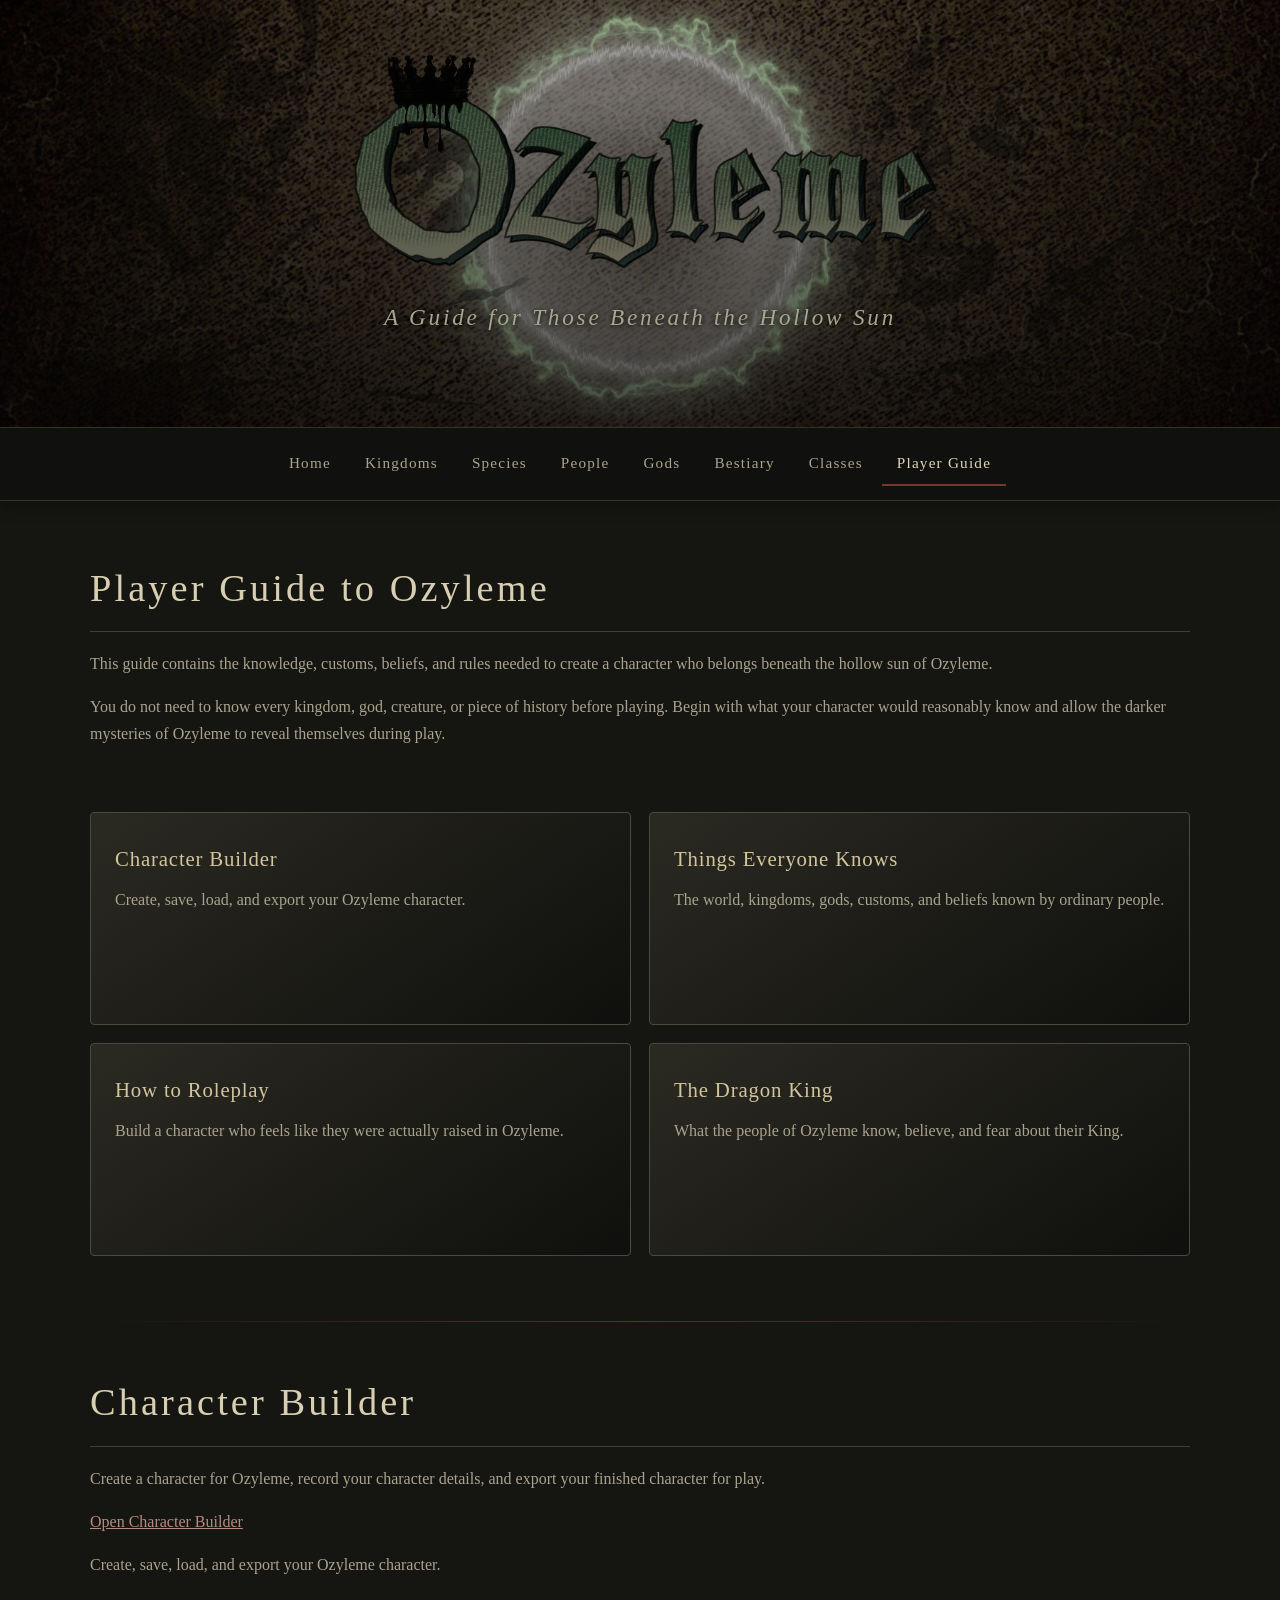
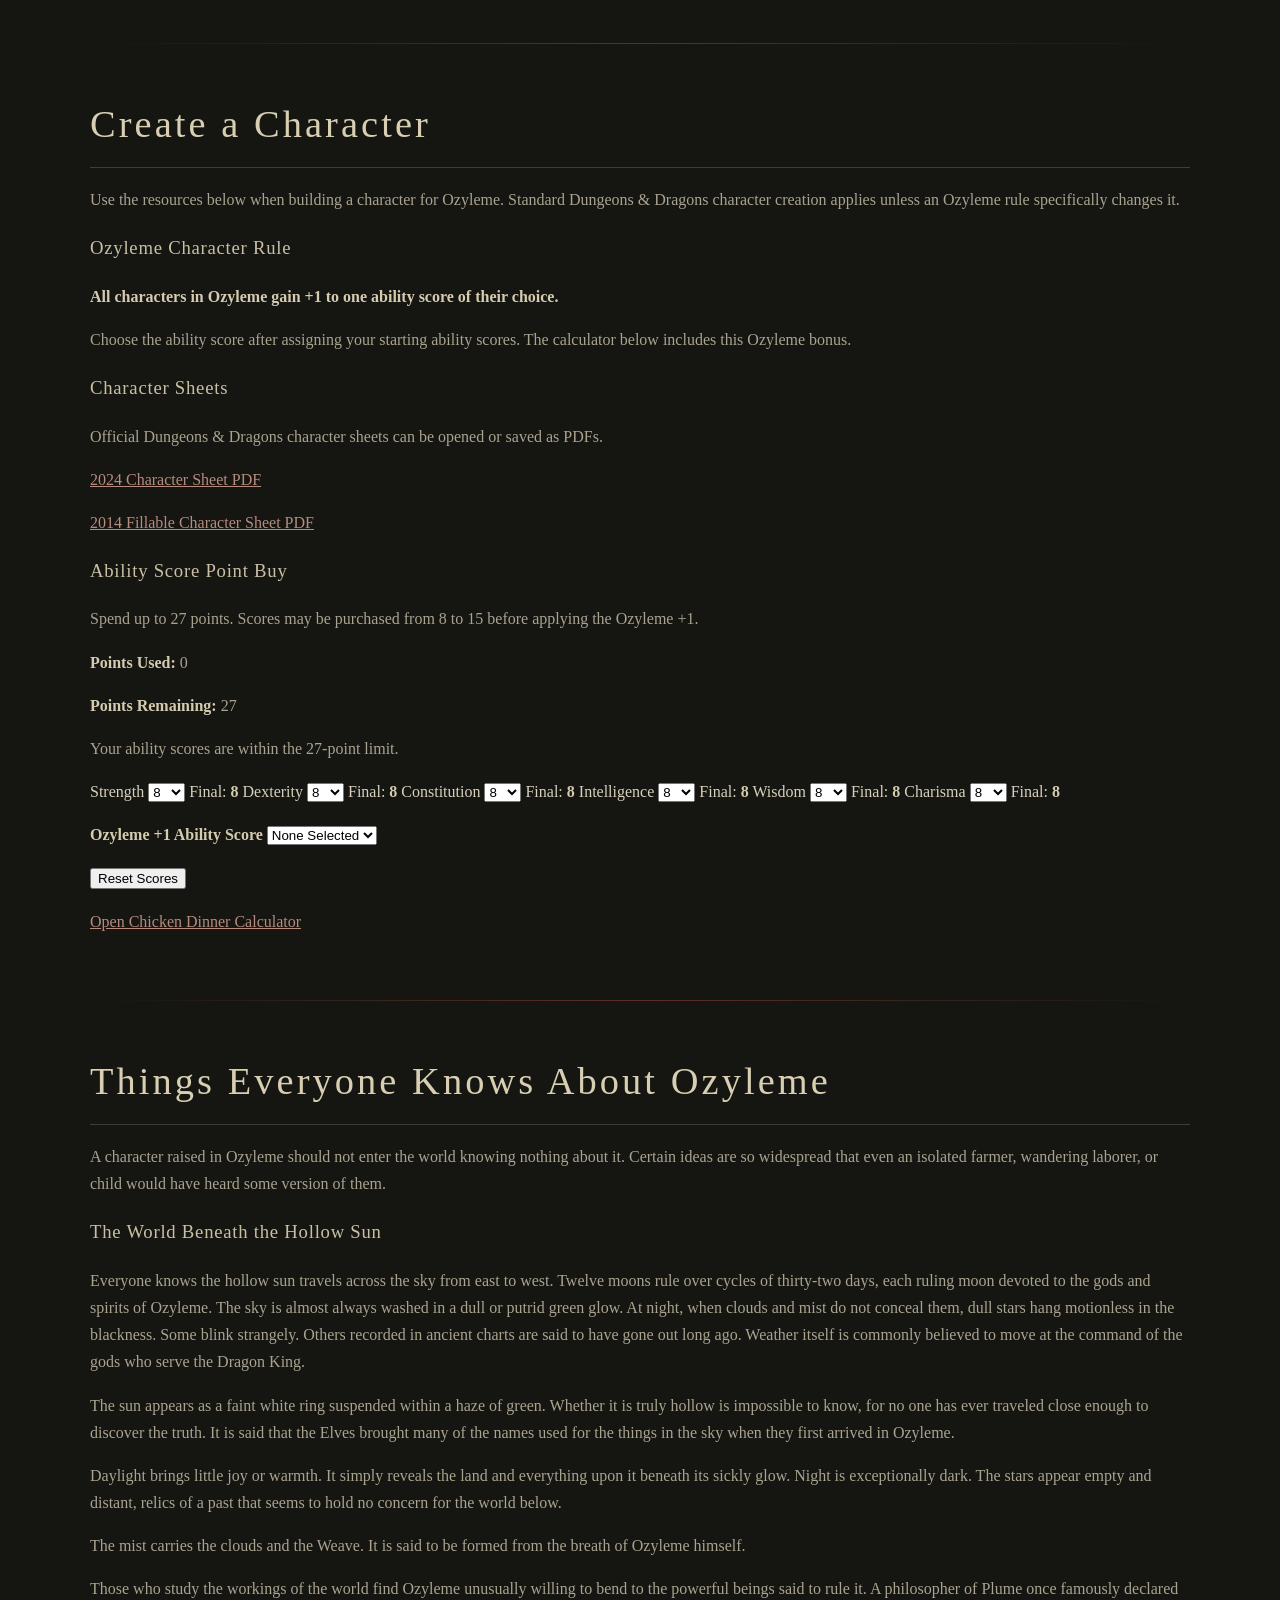
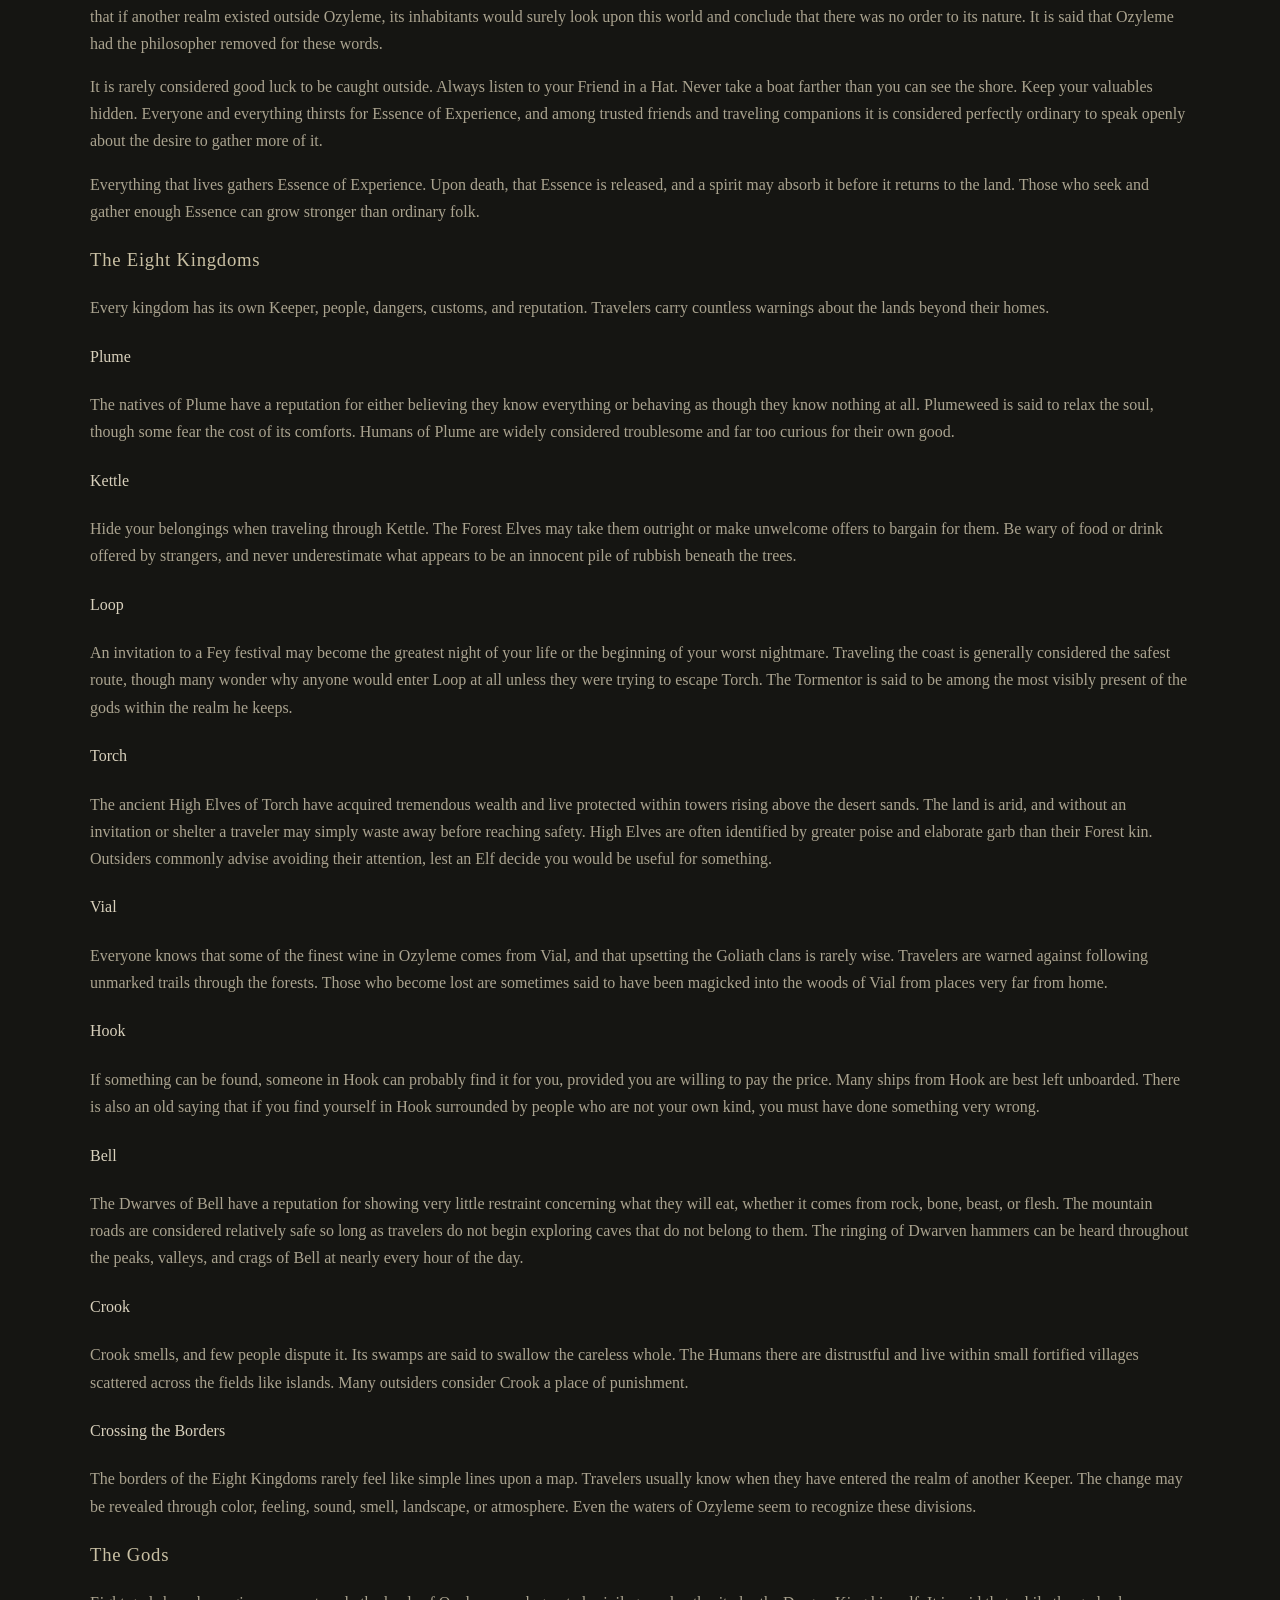
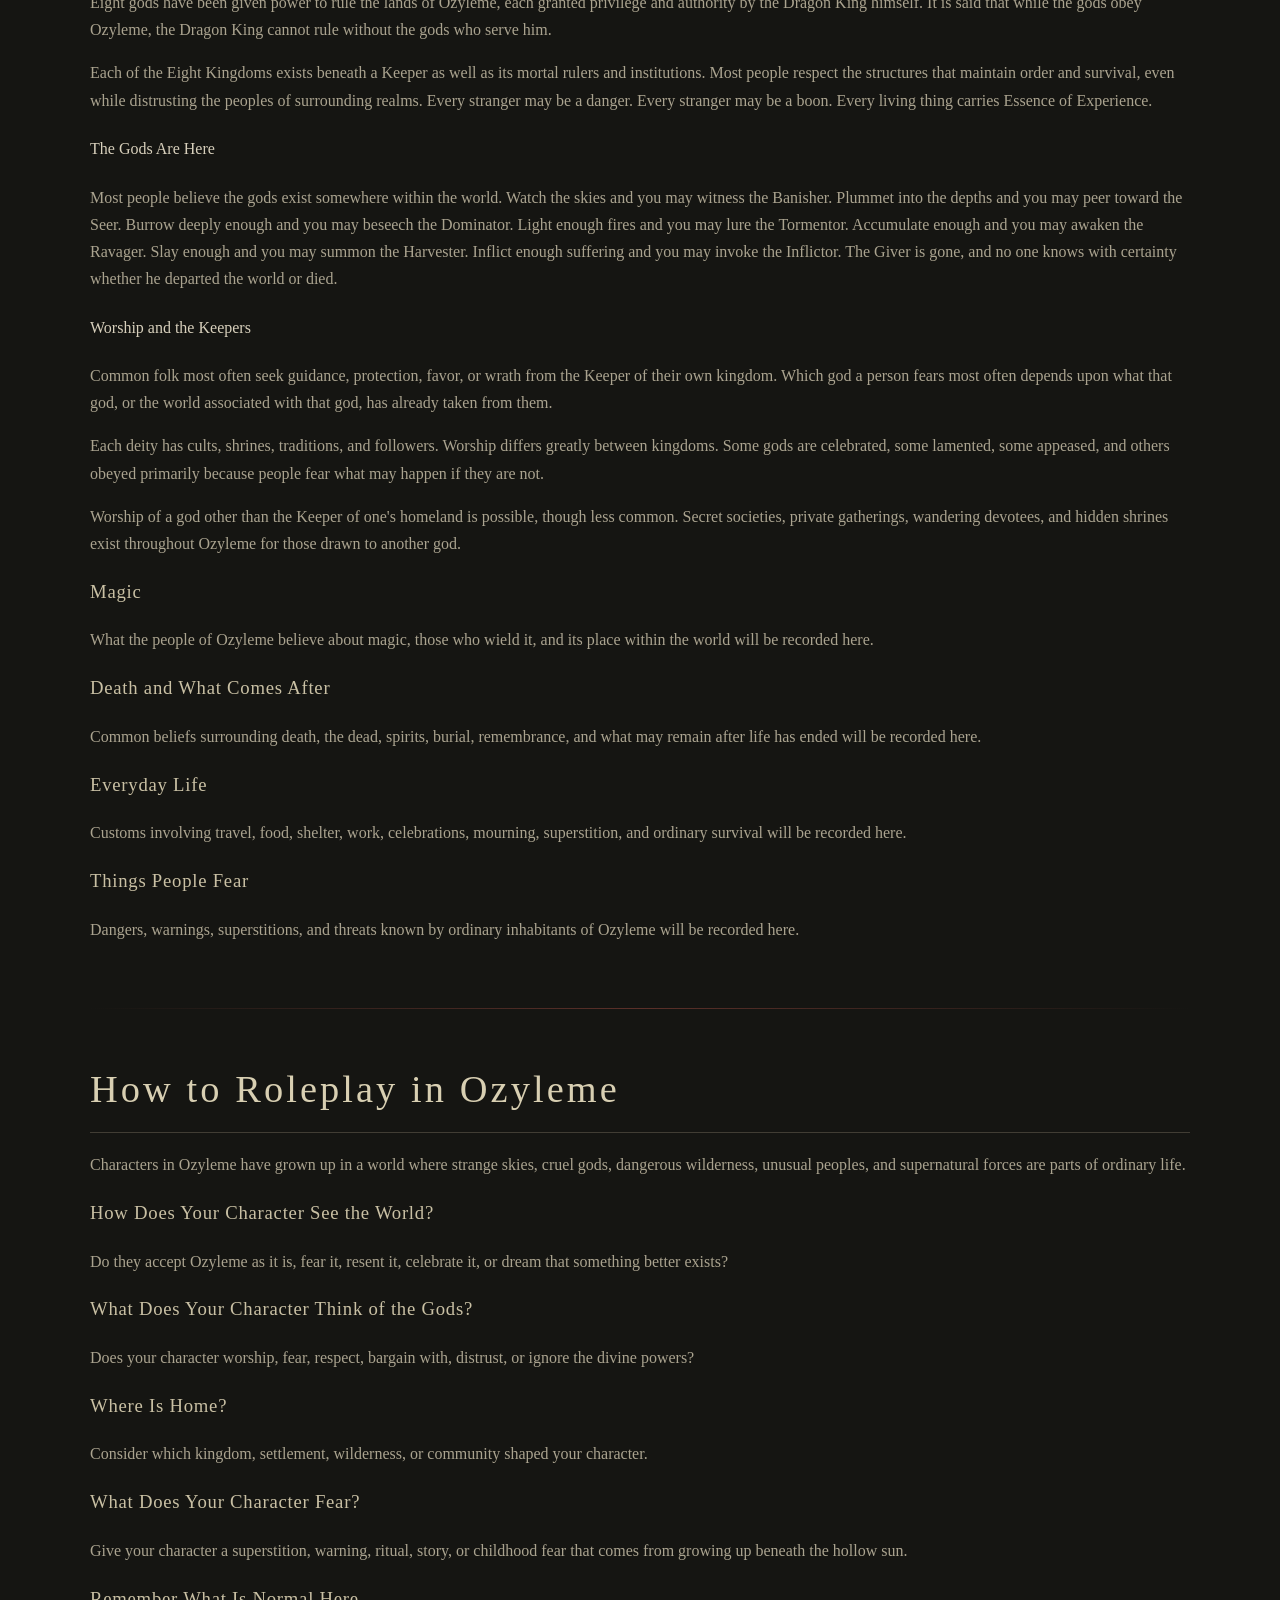
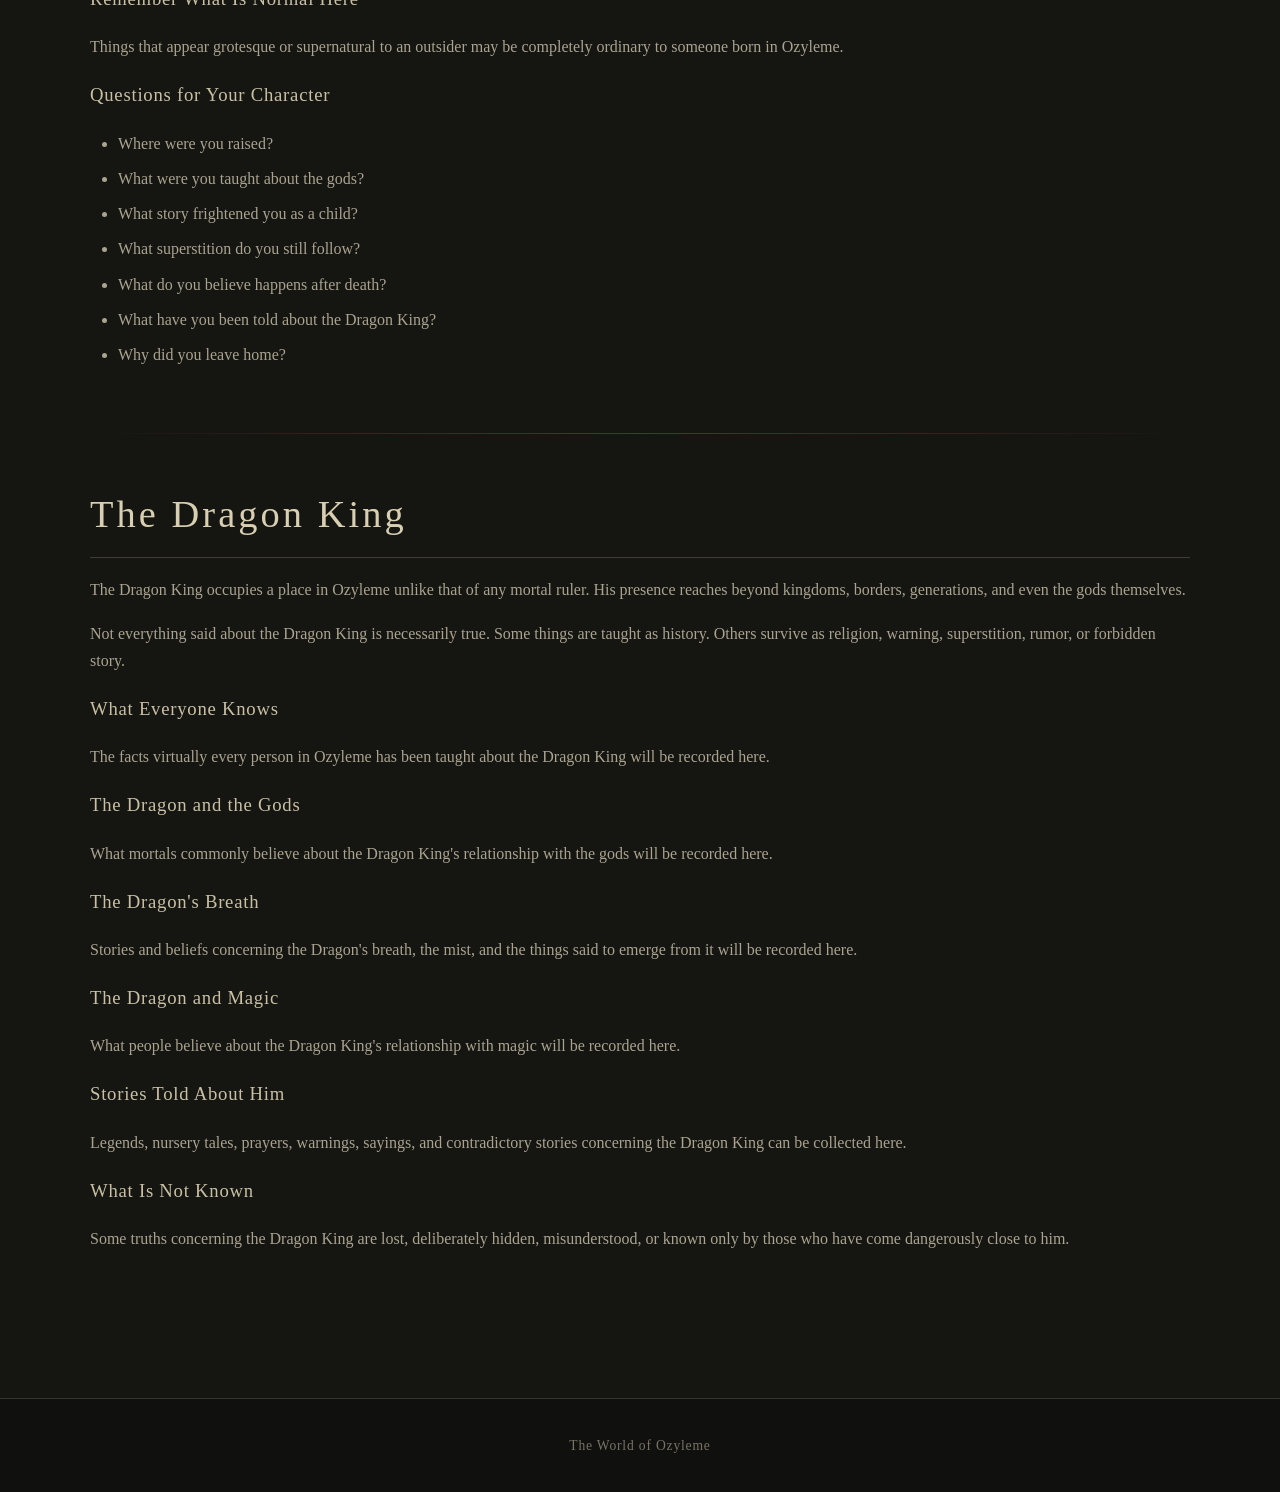
<file: player-guide.html>
<!DOCTYPE html>
<html lang="en">

<head>

    <meta charset="UTF-8">

    <meta
        name="viewport"
        content="width=device-width, initial-scale=1.0"
    >

    <title>Player Guide | Ozyleme</title>

    <link
        rel="stylesheet"
        href="style.css"
    >

    <style>

        /* =========================================================
           PLAYER GUIDE DIRECTORY CARDS
           ========================================================= */

        .player-guide-cards {
            display: grid;
            grid-template-columns: repeat(2, minmax(0, 1fr));
            gap: 18px;
            margin-top: 28px;
        }

        .player-guide-card {
            display: block;
            min-height: 155px;
            padding: 28px 24px;

            background:
                linear-gradient(
                    145deg,
                    rgba(44, 43, 35, 0.92),
                    rgba(15, 15, 13, 0.96)
                );

            border: 1px solid #4c493d;
            border-radius: 4px;

            color: #d8d0bc;
            text-decoration: none;

            transition:
                transform 0.2s ease,
                border-color 0.2s ease,
                background 0.2s ease;
        }

        .player-guide-card h3 {
            margin-top: 0;
            margin-bottom: 10px;

            color: #d2c59e;
            font-size: 1.3rem;
        }

        .player-guide-card p {
            margin: 0;

            color: #aaa48f;
            line-height: 1.6;
        }

        .player-guide-card:hover,
        .player-guide-card:focus-visible {
            transform: translateY(-3px);

            border-color: #70352f;

            background:
                linear-gradient(
                    145deg,
                    rgba(55, 49, 39, 0.96),
                    rgba(20, 18, 15, 0.98)
                );
        }

        .player-guide-card:focus-visible {
            outline: 2px solid #7a4840;
            outline-offset: 3px;
        }


        /* =========================================================
           MOBILE
           ========================================================= */

        @media (max-width: 700px) {

            .player-guide-cards {
                grid-template-columns: 1fr;
            }

            .player-guide-card {
                min-height: 125px;
            }

        }

    </style>

</head>


<body>


<!-- ================================
     HEADER
     ================================ -->

<header>

    <h1></h1>

    <p>
        A Guide for Those Beneath the Hollow Sun
    </p>

</header>


<!-- ================================
     NAVIGATION
     ================================ -->

<nav class="site-nav">

    <a
        class="nav-link"
        href="index.html"
    >
        Home
    </a>

    <a
        class="nav-link"
        href="kingdoms.html"
    >
        Kingdoms
    </a>

    <a
        class="nav-link"
        href="species.html"
    >
        Species
    </a>

    <a
        class="nav-link"
        href="people.html"
    >
        People
    </a>

    <a
        class="nav-link"
        href="gods.html"
    >
        Gods
    </a>

    <a
        class="nav-link"
        href="bestiary.html"
    >
        Bestiary
    </a>

    <a
        class="nav-link"
        href="classes.html"
    >
        Classes
    </a>

    <a
        class="nav-link active"
        href="player-guide.html"
        aria-current="page"
    >
        Player Guide
    </a>

</nav>


<!-- ================================
     MAIN CONTENT
     ================================ -->

<main>


    <!-- ================================
         INTRODUCTION
         ================================ -->

    <section>

        <h2>
            Player Guide to Ozyleme
        </h2>

        <p>
            This guide contains the knowledge, customs, beliefs,
            and rules needed to create a character who belongs
            beneath the hollow sun of Ozyleme.
        </p>

        <p>
            You do not need to know every kingdom, god, creature,
            or piece of history before playing. Begin with what
            your character would reasonably know and allow the
            darker mysteries of Ozyleme to reveal themselves
            during play.
        </p>

    </section>


    <!-- ================================
         PLAYER GUIDE CARDS
         ================================ -->

    <section>

        <div class="player-guide-cards">


            <a
                class="player-guide-card"
                href="character-builder.html"
            >

                <h3>
                    Character Builder
                </h3>

                <p>
                    Create, save, load, and export your
                    Ozyleme character.
                </p>

            </a>


            <a
                class="player-guide-card"
                href="#common-knowledge"
            >

                <h3>
                    Things Everyone Knows
                </h3>

                <p>
                    The world, kingdoms, gods, customs,
                    and beliefs known by ordinary people.
                </p>

            </a>


            <a
                class="player-guide-card"
                href="#roleplay"
            >

                <h3>
                    How to Roleplay
                </h3>

                <p>
                    Build a character who feels like they
                    were actually raised in Ozyleme.
                </p>

            </a>


            <a
                class="player-guide-card"
                href="#dragon-king"
            >

                <h3>
                    The Dragon King
                </h3>

                <p>
                    What the people of Ozyleme know,
                    believe, and fear about their King.
                </p>

            </a>


        </div>

    </section>


    <div class="divider"></div>


    <!-- ================================
         CHARACTER BUILDER
         ================================ -->

    <section>

        <h2>
            Character Builder
        </h2>

        <p>
            Create a character for Ozyleme, record your character
            details, and export your finished character for play.
        </p>

        <p>

            <a
                class="button-link"
                href="character-builder.html"
            >
                Open Character Builder
            </a>

        </p>

        <p>
            Create, save, load, and export your Ozyleme character.
        </p>

    </section>


    <div class="divider"></div>


    <!-- ================================
         CREATE A CHARACTER
         ================================ -->

    <section>

        <h2>
            Create a Character
        </h2>

        <p>
            Use the resources below when building a character for
            Ozyleme. Standard Dungeons &amp; Dragons character
            creation applies unless an Ozyleme rule specifically
            changes it.
        </p>


        <h3>
            Ozyleme Character Rule
        </h3>

        <p>
            <strong>
                All characters in Ozyleme gain +1 to one ability
                score of their choice.
            </strong>
        </p>

        <p>
            Choose the ability score after assigning your starting
            ability scores. The calculator below includes this
            Ozyleme bonus.
        </p>


        <h3>
            Character Sheets
        </h3>

        <p>
            Official Dungeons &amp; Dragons character sheets can
            be opened or saved as PDFs.
        </p>

        <p>

            <a
                href="https://media.dndbeyond.com/compendium-images/phb/downloads/DnD_2024_Character-Sheet.pdf"
                target="_blank"
                rel="noopener noreferrer"
            >
                2024 Character Sheet PDF
            </a>

        </p>

        <p>

            <a
                href="https://media.dndbeyond.com/compendium-images/marketing/dnd_5e_charactersheet_formfillable.pdf"
                target="_blank"
                rel="noopener noreferrer"
            >
                2014 Fillable Character Sheet PDF
            </a>

        </p>


        <!-- ================================
             POINT BUY
             ================================ -->

        <h3>
            Ability Score Point Buy
        </h3>

        <p>
            Spend up to 27 points. Scores may be purchased from
            8 to 15 before applying the Ozyleme +1.
        </p>


        <div class="point-buy-summary">

            <p>
                <strong>Points Used:</strong>
                <span id="points-used">0</span>
            </p>

            <p>
                <strong>Points Remaining:</strong>
                <span id="points-remaining">27</span>
            </p>

            <p id="point-buy-message">
                Your ability scores are within the 27-point limit.
            </p>

        </div>


        <div class="point-buy-grid">


            <label>

                Strength

                <select
                    class="ability-score"
                    data-ability="strength"
                ></select>

                <span>
                    Final:
                    <strong id="strength-final">8</strong>
                </span>

            </label>


            <label>

                Dexterity

                <select
                    class="ability-score"
                    data-ability="dexterity"
                ></select>

                <span>
                    Final:
                    <strong id="dexterity-final">8</strong>
                </span>

            </label>


            <label>

                Constitution

                <select
                    class="ability-score"
                    data-ability="constitution"
                ></select>

                <span>
                    Final:
                    <strong id="constitution-final">8</strong>
                </span>

            </label>


            <label>

                Intelligence

                <select
                    class="ability-score"
                    data-ability="intelligence"
                ></select>

                <span>
                    Final:
                    <strong id="intelligence-final">8</strong>
                </span>

            </label>


            <label>

                Wisdom

                <select
                    class="ability-score"
                    data-ability="wisdom"
                ></select>

                <span>
                    Final:
                    <strong id="wisdom-final">8</strong>
                </span>

            </label>


            <label>

                Charisma

                <select
                    class="ability-score"
                    data-ability="charisma"
                ></select>

                <span>
                    Final:
                    <strong id="charisma-final">8</strong>
                </span>

            </label>

        </div>


        <p>

            <label>

                <strong>
                    Ozyleme +1 Ability Score
                </strong>

                <select id="ozyleme-bonus">

                    <option value="">
                        None Selected
                    </option>

                    <option value="strength">
                        Strength
                    </option>

                    <option value="dexterity">
                        Dexterity
                    </option>

                    <option value="constitution">
                        Constitution
                    </option>

                    <option value="intelligence">
                        Intelligence
                    </option>

                    <option value="wisdom">
                        Wisdom
                    </option>

                    <option value="charisma">
                        Charisma
                    </option>

                </select>

            </label>

        </p>


        <p>

            <button
                type="button"
                id="reset-scores"
            >
                Reset Scores
            </button>

        </p>


        <p>

            <a
                href="https://chicken-dinner.com/5e/5e-point-buy.html"
                target="_blank"
                rel="noopener noreferrer"
            >
                Open Chicken Dinner Calculator
            </a>

        </p>

    </section>


    <div class="divider"></div>


    <!-- ================================
         THINGS EVERYONE KNOWS
         ================================ -->

    <section id="common-knowledge">

        <h2>
            Things Everyone Knows About Ozyleme
        </h2>

        <p>
            A character raised in Ozyleme should not enter the
            world knowing nothing about it. Certain ideas are so
            widespread that even an isolated farmer, wandering
            laborer, or child would have heard some version of them.
        </p>


        <!-- WORLD -->

        <h3 id="world-title">
            The World Beneath the Hollow Sun
        </h3>

        <div id="world-lore"></div>


        <!-- KINGDOMS -->

        <h3>
            The Eight Kingdoms
        </h3>

        <p>
            Every kingdom has its own Keeper, people, dangers,
            customs, and reputation. Travelers carry countless
            warnings about the lands beyond their homes.
        </p>

        <div id="kingdom-lore"></div>


        <!-- GODS -->

        <h3>
            The Gods
        </h3>

        <div id="god-lore"></div>


        <!-- MAGIC -->

        <h3>
            Magic
        </h3>

        <div id="magic-lore">

            <p>
                What the people of Ozyleme believe about magic,
                those who wield it, and its place within the world
                will be recorded here.
            </p>

        </div>


        <!-- DEATH -->

        <h3>
            Death and What Comes After
        </h3>

        <div id="death-lore">

            <p>
                Common beliefs surrounding death, the dead,
                spirits, burial, remembrance, and what may remain
                after life has ended will be recorded here.
            </p>

        </div>


        <!-- EVERYDAY LIFE -->

        <h3>
            Everyday Life
        </h3>

        <div id="everyday-life-lore">

            <p>
                Customs involving travel, food, shelter, work,
                celebrations, mourning, superstition, and ordinary
                survival will be recorded here.
            </p>

        </div>


        <!-- FEARS -->

        <h3>
            Things People Fear
        </h3>

        <div id="fear-lore">

            <p>
                Dangers, warnings, superstitions, and threats known
                by ordinary inhabitants of Ozyleme will be recorded
                here.
            </p>

        </div>

    </section>


    <div class="divider"></div>


    <!-- ================================
         ROLEPLAY
         ================================ -->

    <section id="roleplay">

        <h2>
            How to Roleplay in Ozyleme
        </h2>

        <p>
            Characters in Ozyleme have grown up in a world where
            strange skies, cruel gods, dangerous wilderness,
            unusual peoples, and supernatural forces are parts
            of ordinary life.
        </p>


        <h3>
            How Does Your Character See the World?
        </h3>

        <p>
            Do they accept Ozyleme as it is, fear it, resent it,
            celebrate it, or dream that something better exists?
        </p>


        <h3>
            What Does Your Character Think of the Gods?
        </h3>

        <p>
            Does your character worship, fear, respect, bargain
            with, distrust, or ignore the divine powers?
        </p>


        <h3>
            Where Is Home?
        </h3>

        <p>
            Consider which kingdom, settlement, wilderness, or
            community shaped your character.
        </p>


        <h3>
            What Does Your Character Fear?
        </h3>

        <p>
            Give your character a superstition, warning, ritual,
            story, or childhood fear that comes from growing up
            beneath the hollow sun.
        </p>


        <h3>
            Remember What Is Normal Here
        </h3>

        <p>
            Things that appear grotesque or supernatural to an
            outsider may be completely ordinary to someone born
            in Ozyleme.
        </p>


        <h3>
            Questions for Your Character
        </h3>

        <ul>

            <li>
                Where were you raised?
            </li>

            <li>
                What were you taught about the gods?
            </li>

            <li>
                What story frightened you as a child?
            </li>

            <li>
                What superstition do you still follow?
            </li>

            <li>
                What do you believe happens after death?
            </li>

            <li>
                What have you been told about the Dragon King?
            </li>

            <li>
                Why did you leave home?
            </li>

        </ul>

    </section>


    <div class="divider"></div>


    <!-- ================================
         DRAGON KING
         ================================ -->

    <section id="dragon-king">

        <h2>
            The Dragon King
        </h2>

        <p>
            The Dragon King occupies a place in Ozyleme unlike
            that of any mortal ruler. His presence reaches beyond
            kingdoms, borders, generations, and even the gods
            themselves.
        </p>

        <p>
            Not everything said about the Dragon King is
            necessarily true. Some things are taught as history.
            Others survive as religion, warning, superstition,
            rumor, or forbidden story.
        </p>


        <h3>
            What Everyone Knows
        </h3>

        <div id="dragon-overview">

            <p>
                The facts virtually every person in Ozyleme has
                been taught about the Dragon King will be recorded
                here.
            </p>

        </div>


        <h3>
            The Dragon and the Gods
        </h3>

        <p>
            What mortals commonly believe about the Dragon King's
            relationship with the gods will be recorded here.
        </p>


        <h3>
            The Dragon's Breath
        </h3>

        <p>
            Stories and beliefs concerning the Dragon's breath,
            the mist, and the things said to emerge from it will
            be recorded here.
        </p>


        <h3>
            The Dragon and Magic
        </h3>

        <p>
            What people believe about the Dragon King's
            relationship with magic will be recorded here.
        </p>


        <h3>
            Stories Told About Him
        </h3>

        <p>
            Legends, nursery tales, prayers, warnings, sayings,
            and contradictory stories concerning the Dragon King
            can be collected here.
        </p>


        <h3>
            What Is Not Known
        </h3>

        <p>
            Some truths concerning the Dragon King are lost,
            deliberately hidden, misunderstood, or known only by
            those who have come dangerously close to him.
        </p>

    </section>

</main>


<!-- ================================
     FOOTER
     ================================ -->

<footer>

    <p>
        The World of Ozyleme
    </p>

</footer>


<!-- =========================================================
     PLAYER GUIDE DATA
     ========================================================= -->

<script src="data/player-guide-data.js"></script>


<!-- =========================================================
     PLAYER GUIDE LOGIC
     ========================================================= -->

<script>


    /* =====================================================
       TEXT HELPERS
       ===================================================== */


    function addParagraph(container, text) {

        if (!container || !text) {
            return;
        }

        const paragraph =
            document.createElement("p");

        paragraph.textContent =
            text;

        container.appendChild(
            paragraph
        );

    }


    function addHeading(container, text, level = 4) {

        if (!container || !text) {
            return;
        }

        const heading =
            document.createElement(
                "h" + level
            );

        heading.textContent =
            text;

        container.appendChild(
            heading
        );

    }


    function replacePlaceholder(
        containerId,
        text
    ) {

        if (!text) {
            return;
        }

        const container =
            document.getElementById(
                containerId
            );

        if (!container) {
            return;
        }

        container.innerHTML = "";

        addParagraph(
            container,
            text
        );

    }


    /* =====================================================
       LOAD PLAYER GUIDE LORE
       ===================================================== */


    function loadPlayerGuideLore() {


        if (!window.playerGuideData) {

            console.error(
                "player-guide-data.js was not loaded."
            );

            return;
        }


        const data =
            window.playerGuideData;


        /* =============================
           WORLD
           ============================= */

        const world =
            data.world || {};

        const worldTitle =
            document.getElementById(
                "world-title"
            );

        if (
            worldTitle &&
            world.title
        ) {

            worldTitle.textContent =
                world.title;

        }


        const worldLore =
            document.getElementById(
                "world-lore"
            );


        [
            world.sky,
            world.hollowSun,
            world.dayAndNight,
            world.mist,
            world.nature,
            world.sayings,
            world.essence
        ].forEach(function (text) {

            addParagraph(
                worldLore,
                text
            );

        });


        /* =============================
           KINGDOMS
           ============================= */

        const kingdoms =
            data.kingdoms || {};

        const kingdomLore =
            document.getElementById(
                "kingdom-lore"
            );


        const kingdomEntries = [

            [
                "Plume",
                kingdoms.plume
            ],

            [
                "Kettle",
                kingdoms.kettle
            ],

            [
                "Loop",
                kingdoms.loop
            ],

            [
                "Torch",
                kingdoms.torch
            ],

            [
                "Vial",
                kingdoms.vial
            ],

            [
                "Hook",
                kingdoms.hook
            ],

            [
                "Bell",
                kingdoms.bell
            ],

            [
                "Crook",
                kingdoms.crook
            ]

        ];


        kingdomEntries.forEach(
            function (entry) {

                const name =
                    entry[0];

                const text =
                    entry[1];


                if (!text) {
                    return;
                }


                addHeading(
                    kingdomLore,
                    name
                );


                addParagraph(
                    kingdomLore,
                    text
                );

            }
        );


        if (kingdoms.borders) {

            addHeading(
                kingdomLore,
                "Crossing the Borders"
            );

            addParagraph(
                kingdomLore,
                kingdoms.borders
            );

        }


        /* =============================
           GODS
           ============================= */

        const gods =
            data.gods || {};

        const godLore =
            document.getElementById(
                "god-lore"
            );


        addParagraph(
            godLore,
            gods.overview
        );


        addParagraph(
            godLore,
            gods.relationship
        );


        if (gods.presence) {

            addHeading(
                godLore,
                "The Gods Are Here"
            );

            addParagraph(
                godLore,
                gods.presence
            );

        }


        if (
            gods.intervention ||
            gods.worship ||
            gods.outsideWorship
        ) {

            addHeading(
                godLore,
                "Worship and the Keepers"
            );

        }


        addParagraph(
            godLore,
            gods.intervention
        );


        addParagraph(
            godLore,
            gods.worship
        );


        addParagraph(
            godLore,
            gods.outsideWorship
        );


        if (gods.clerics) {

            addHeading(
                godLore,
                "Clerics and Divine Power"
            );

            addParagraph(
                godLore,
                gods.clerics
            );

        }


        /* =============================
           FUTURE SECTIONS
           ============================= */

        replacePlaceholder(
            "magic-lore",
            data.magic?.overview
        );


        replacePlaceholder(
            "death-lore",
            data.death?.overview
        );


        replacePlaceholder(
            "everyday-life-lore",
            data.everydayLife?.overview
        );


        replacePlaceholder(
            "fear-lore",
            data.fears?.overview
        );


        replacePlaceholder(
            "dragon-overview",
            data.dragonKing?.overview
        );

    }


    /* =====================================================
       POINT BUY CALCULATOR
       ===================================================== */


    const pointCosts = {

        8: 0,
        9: 1,
        10: 2,
        11: 3,
        12: 4,
        13: 5,
        14: 7,
        15: 9

    };


    const abilitySelects =
        document.querySelectorAll(
            ".ability-score"
        );


    abilitySelects.forEach(
        function (select) {

            for (
                let score = 8;
                score <= 15;
                score++
            ) {

                const option =
                    document.createElement(
                        "option"
                    );

                option.value =
                    score;

                option.textContent =
                    score;

                select.appendChild(
                    option
                );

            }

        }
    );


    function updatePointBuy() {

        let pointsUsed = 0;

        const bonusAbility =
            document.getElementById(
                "ozyleme-bonus"
            ).value;


        abilitySelects.forEach(
            function (select) {

                const score =
                    Number(
                        select.value
                    );

                const ability =
                    select.dataset.ability;

                pointsUsed +=
                    pointCosts[score];


                const bonus =
                    bonusAbility === ability
                        ? 1
                        : 0;


                const finalScore =
                    score + bonus;


                const finalDisplay =
                    document.getElementById(
                        ability + "-final"
                    );


                if (finalDisplay) {

                    finalDisplay.textContent =
                        finalScore;

                }

            }
        );


        const pointsRemaining =
            27 - pointsUsed;


        document.getElementById(
            "points-used"
        ).textContent =
            pointsUsed;


        document.getElementById(
            "points-remaining"
        ).textContent =
            pointsRemaining;


        const message =
            document.getElementById(
                "point-buy-message"
            );


        if (pointsRemaining >= 0) {

            message.textContent =
                "Your ability scores are within the 27-point limit.";

        }
        else {

            message.textContent =
                "You have spent too many points.";

        }

    }


    abilitySelects.forEach(
        function (select) {

            select.addEventListener(
                "change",
                updatePointBuy
            );

        }
    );


    document
        .getElementById(
            "ozyleme-bonus"
        )
        .addEventListener(
            "change",
            updatePointBuy
        );


    document
        .getElementById(
            "reset-scores"
        )
        .addEventListener(
            "click",
            function () {

                abilitySelects.forEach(
                    function (select) {

                        select.value =
                            "8";

                    }
                );


                document.getElementById(
                    "ozyleme-bonus"
                ).value =
                    "";


                updatePointBuy();

            }
        );


    /* =====================================================
       START PAGE
       ===================================================== */


    loadPlayerGuideLore();

    updatePointBuy();


</script>


</body>

</html>
</file>
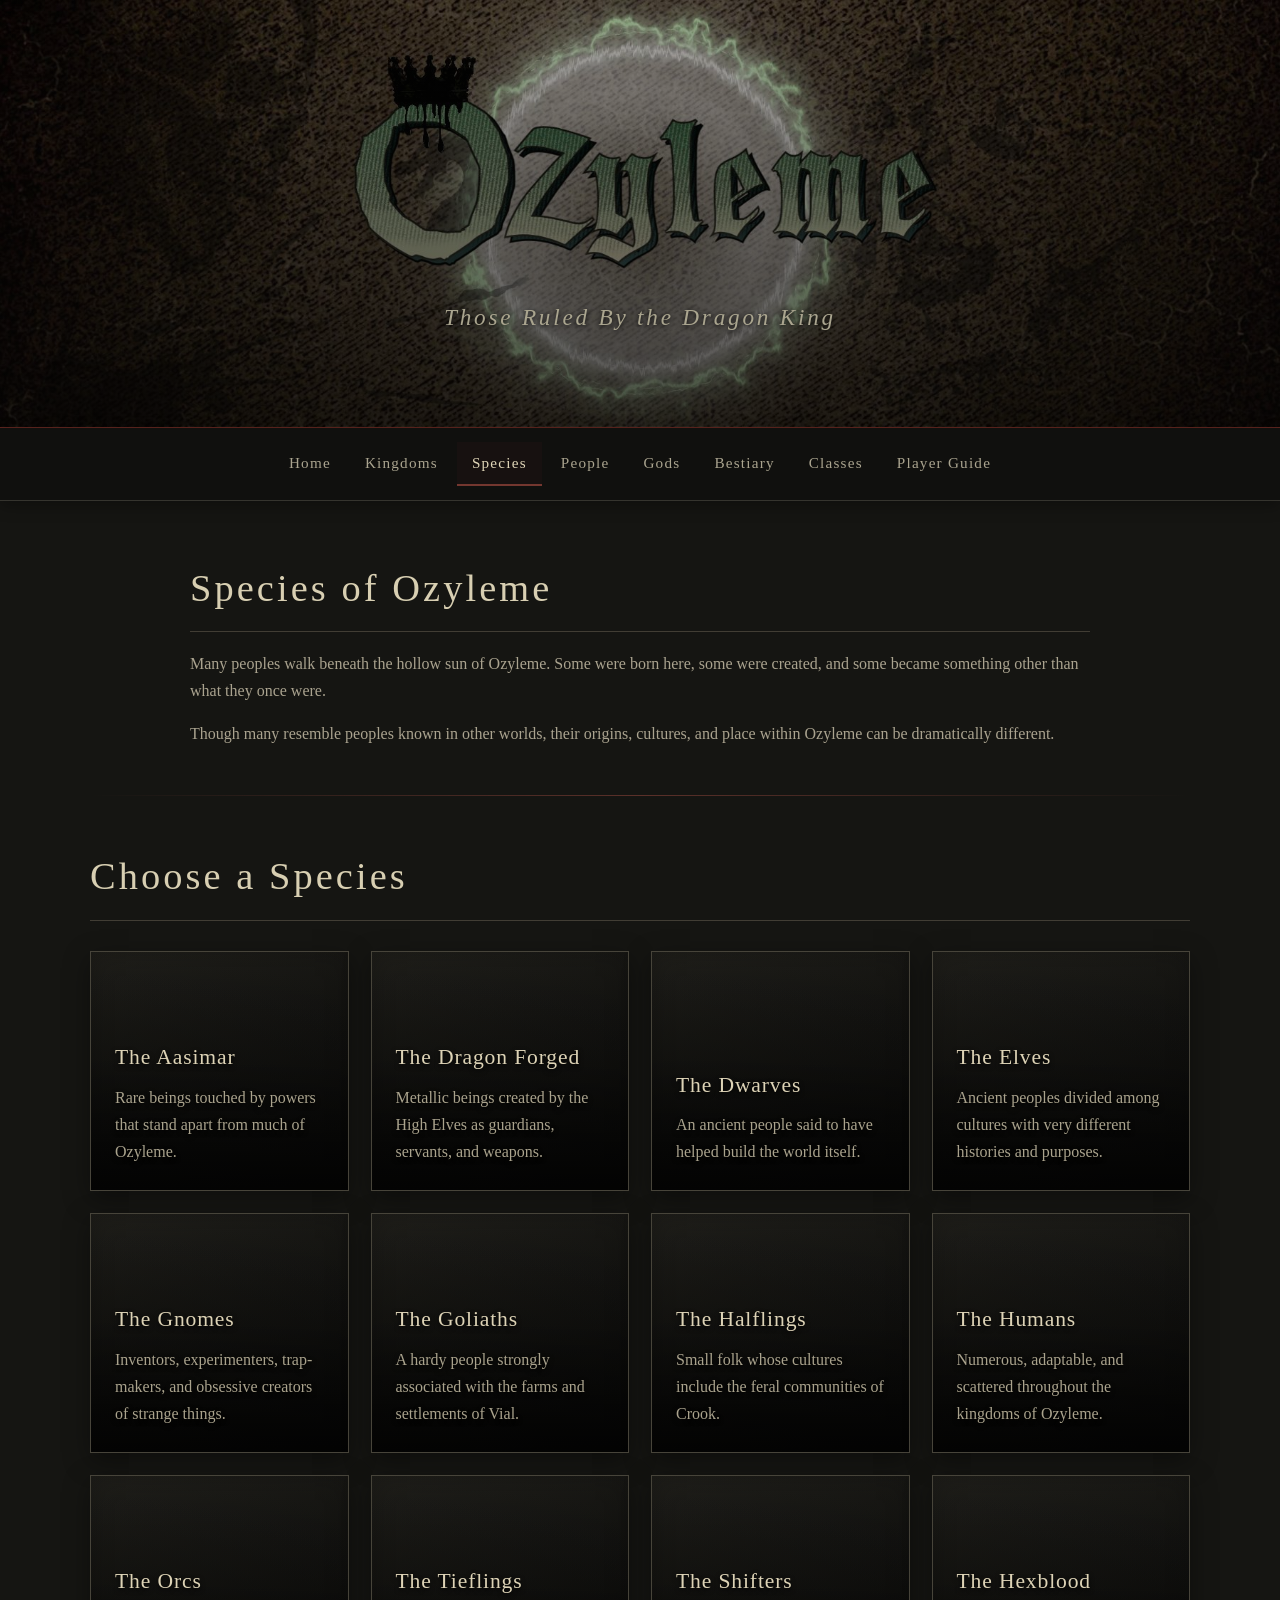
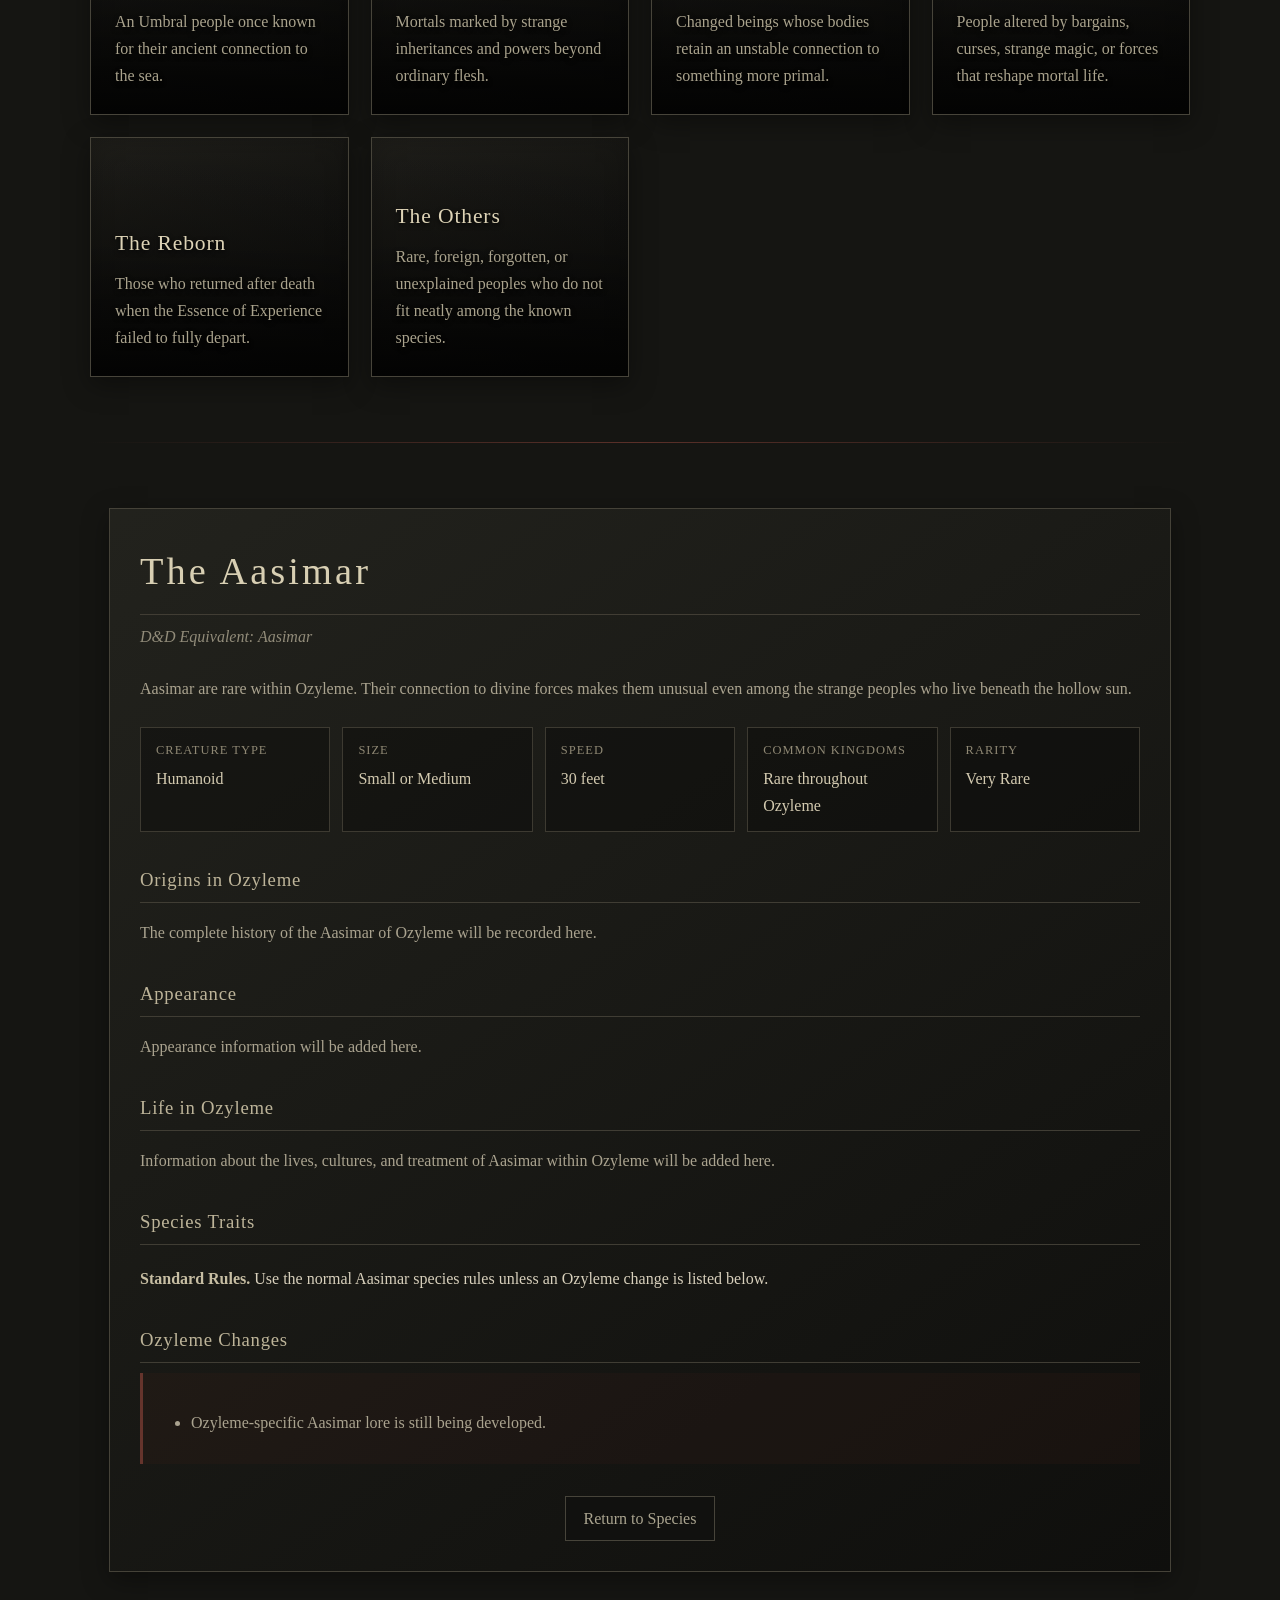
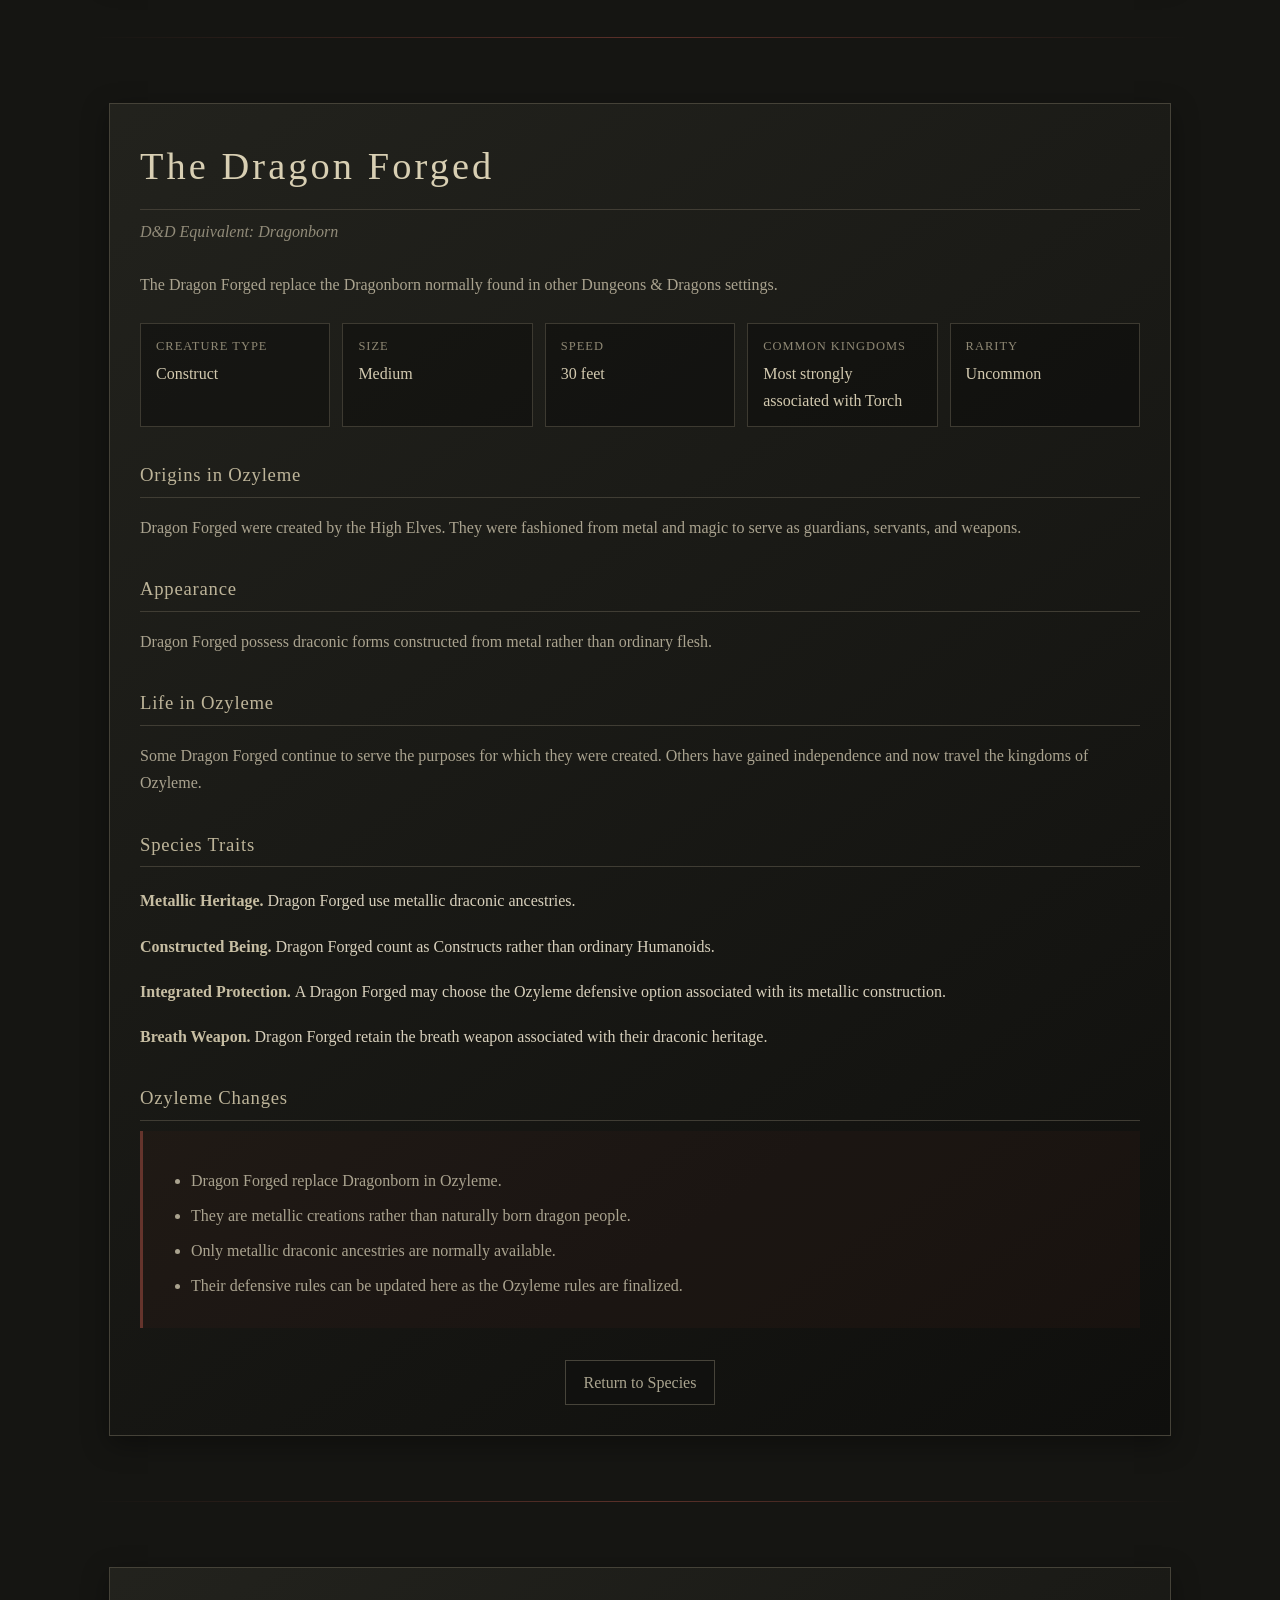
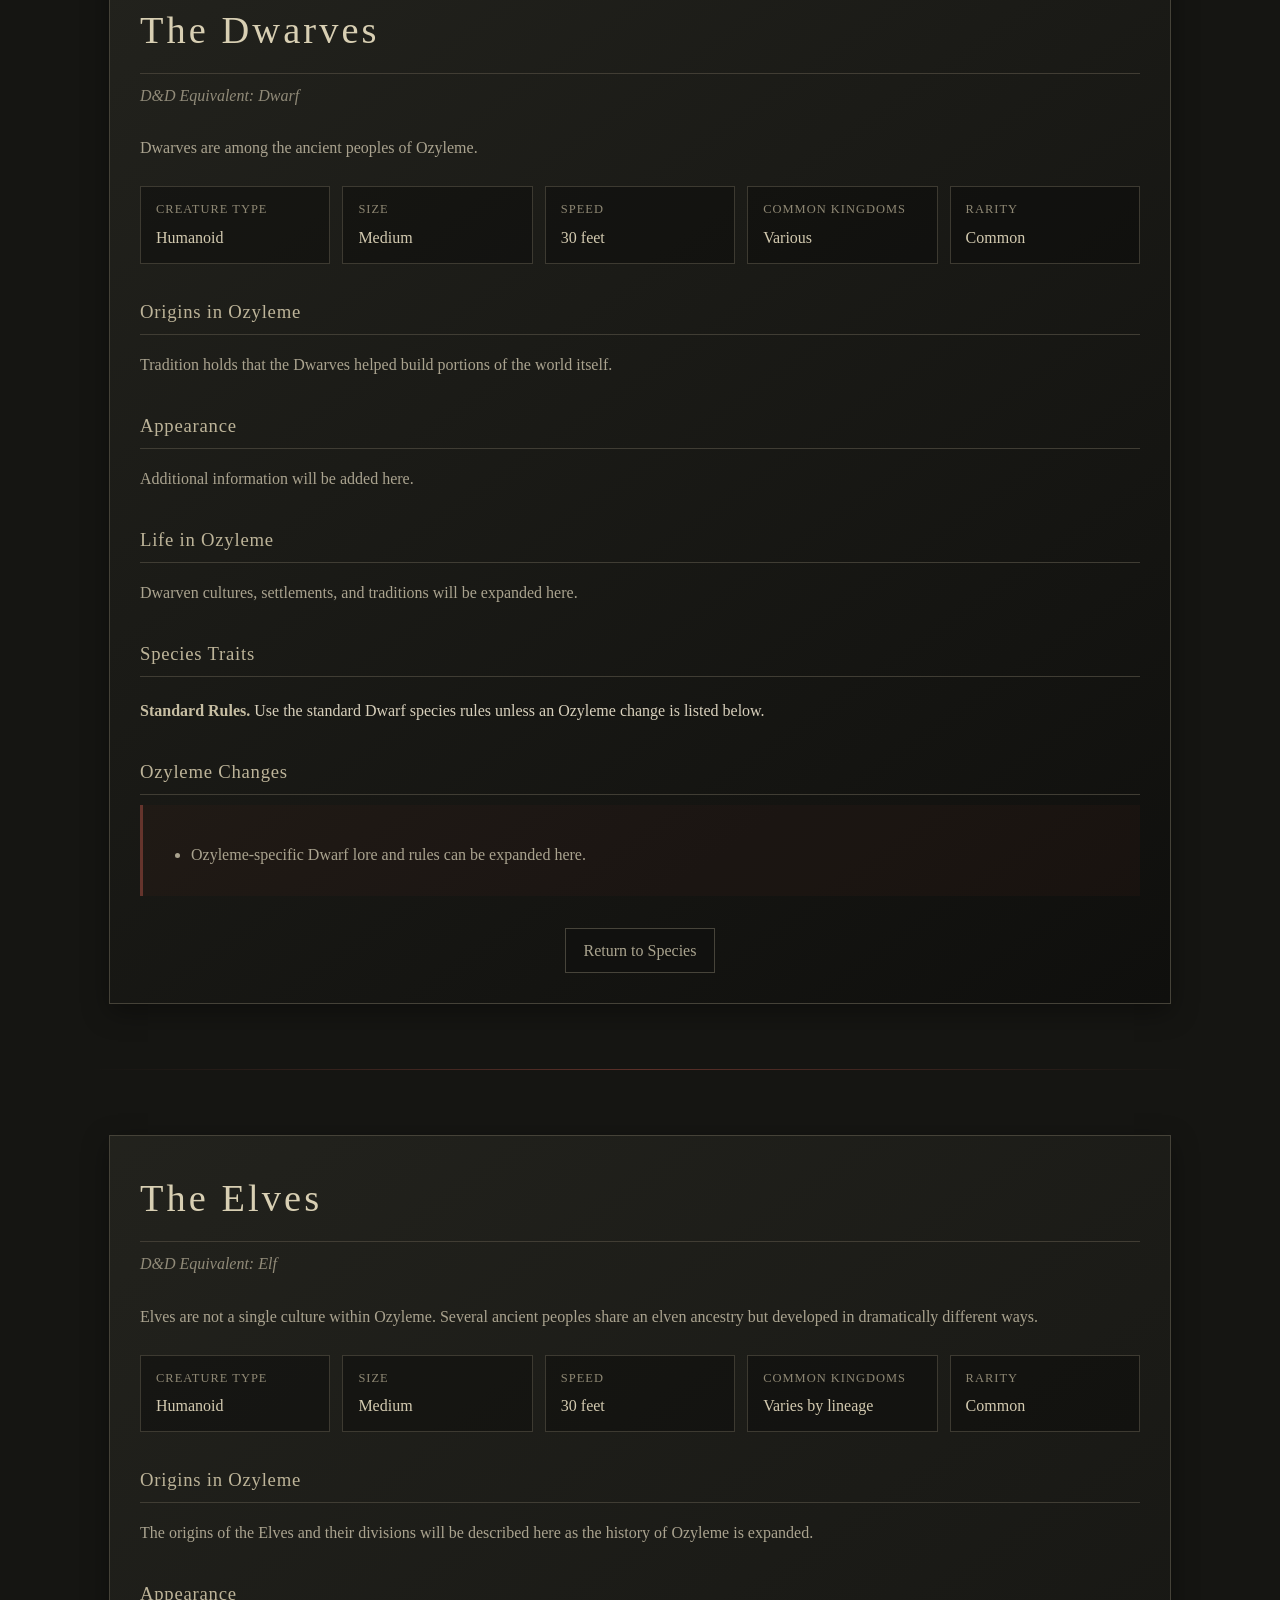
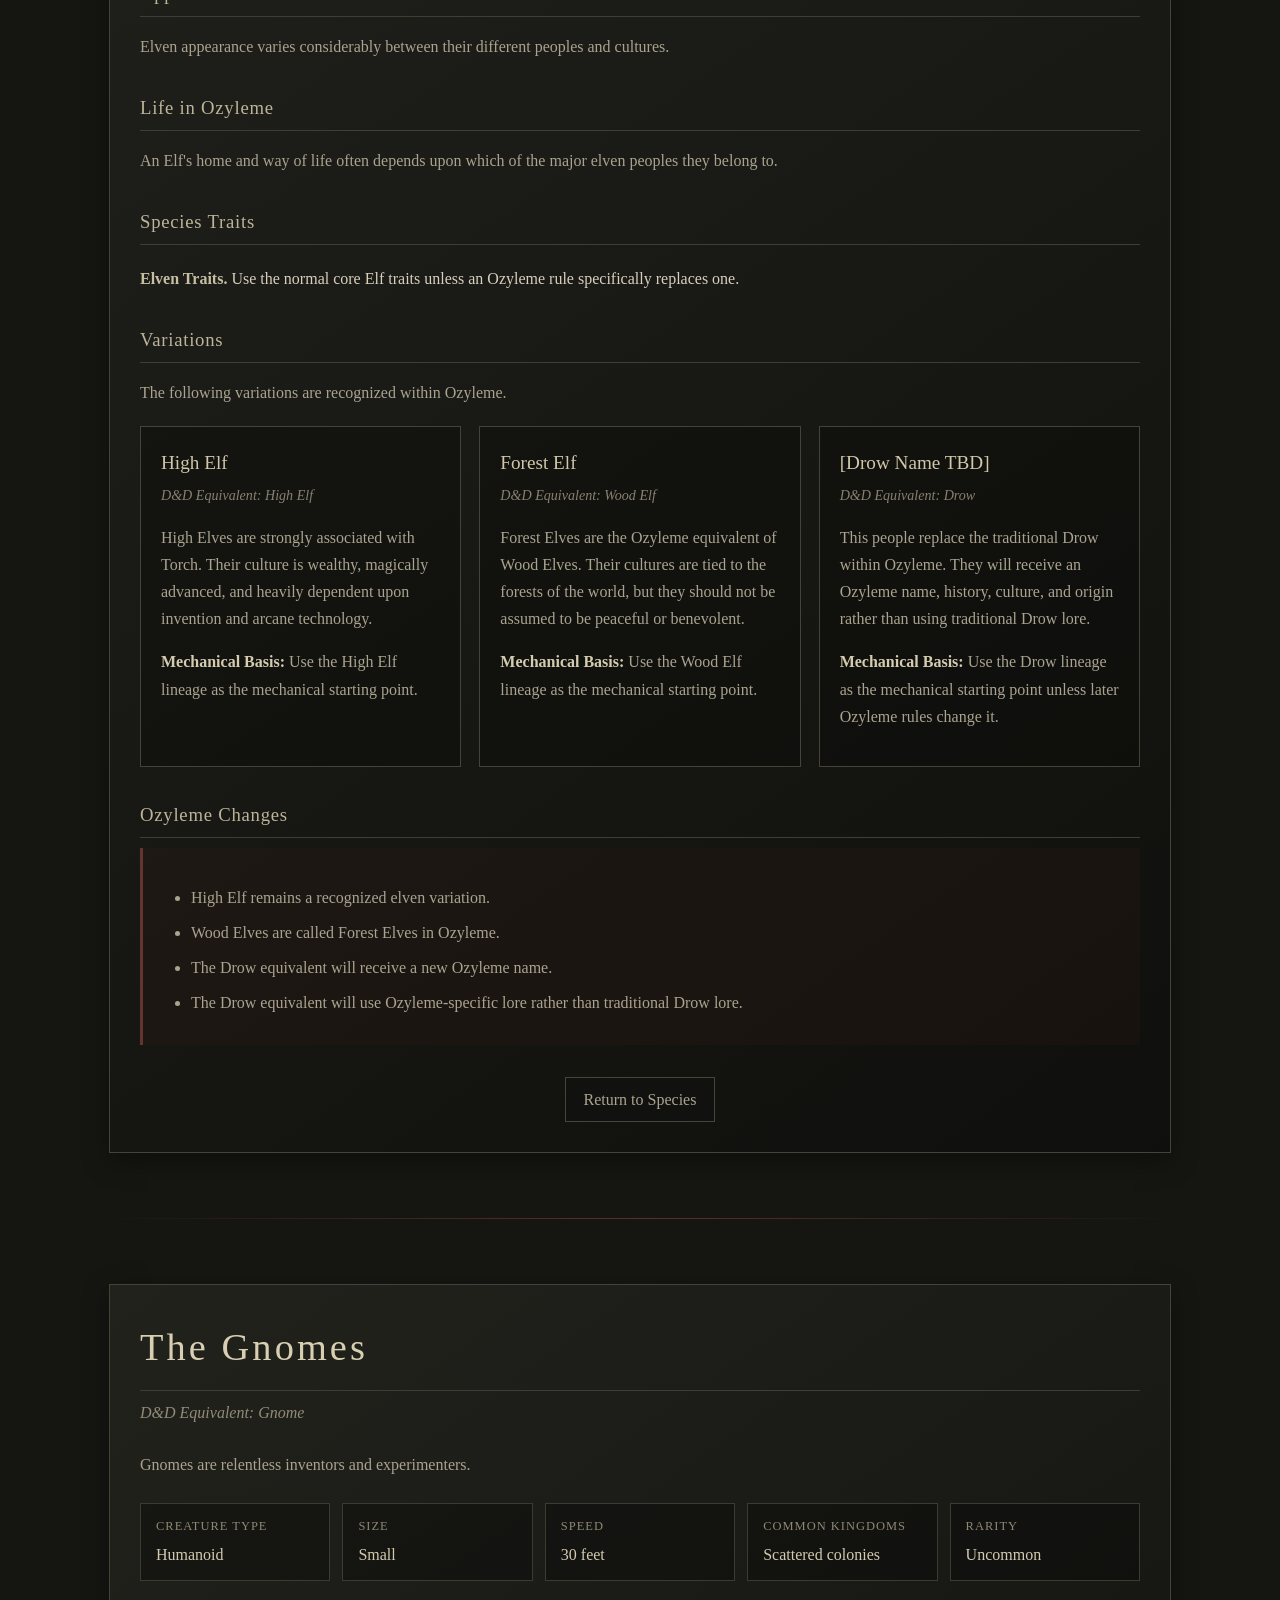
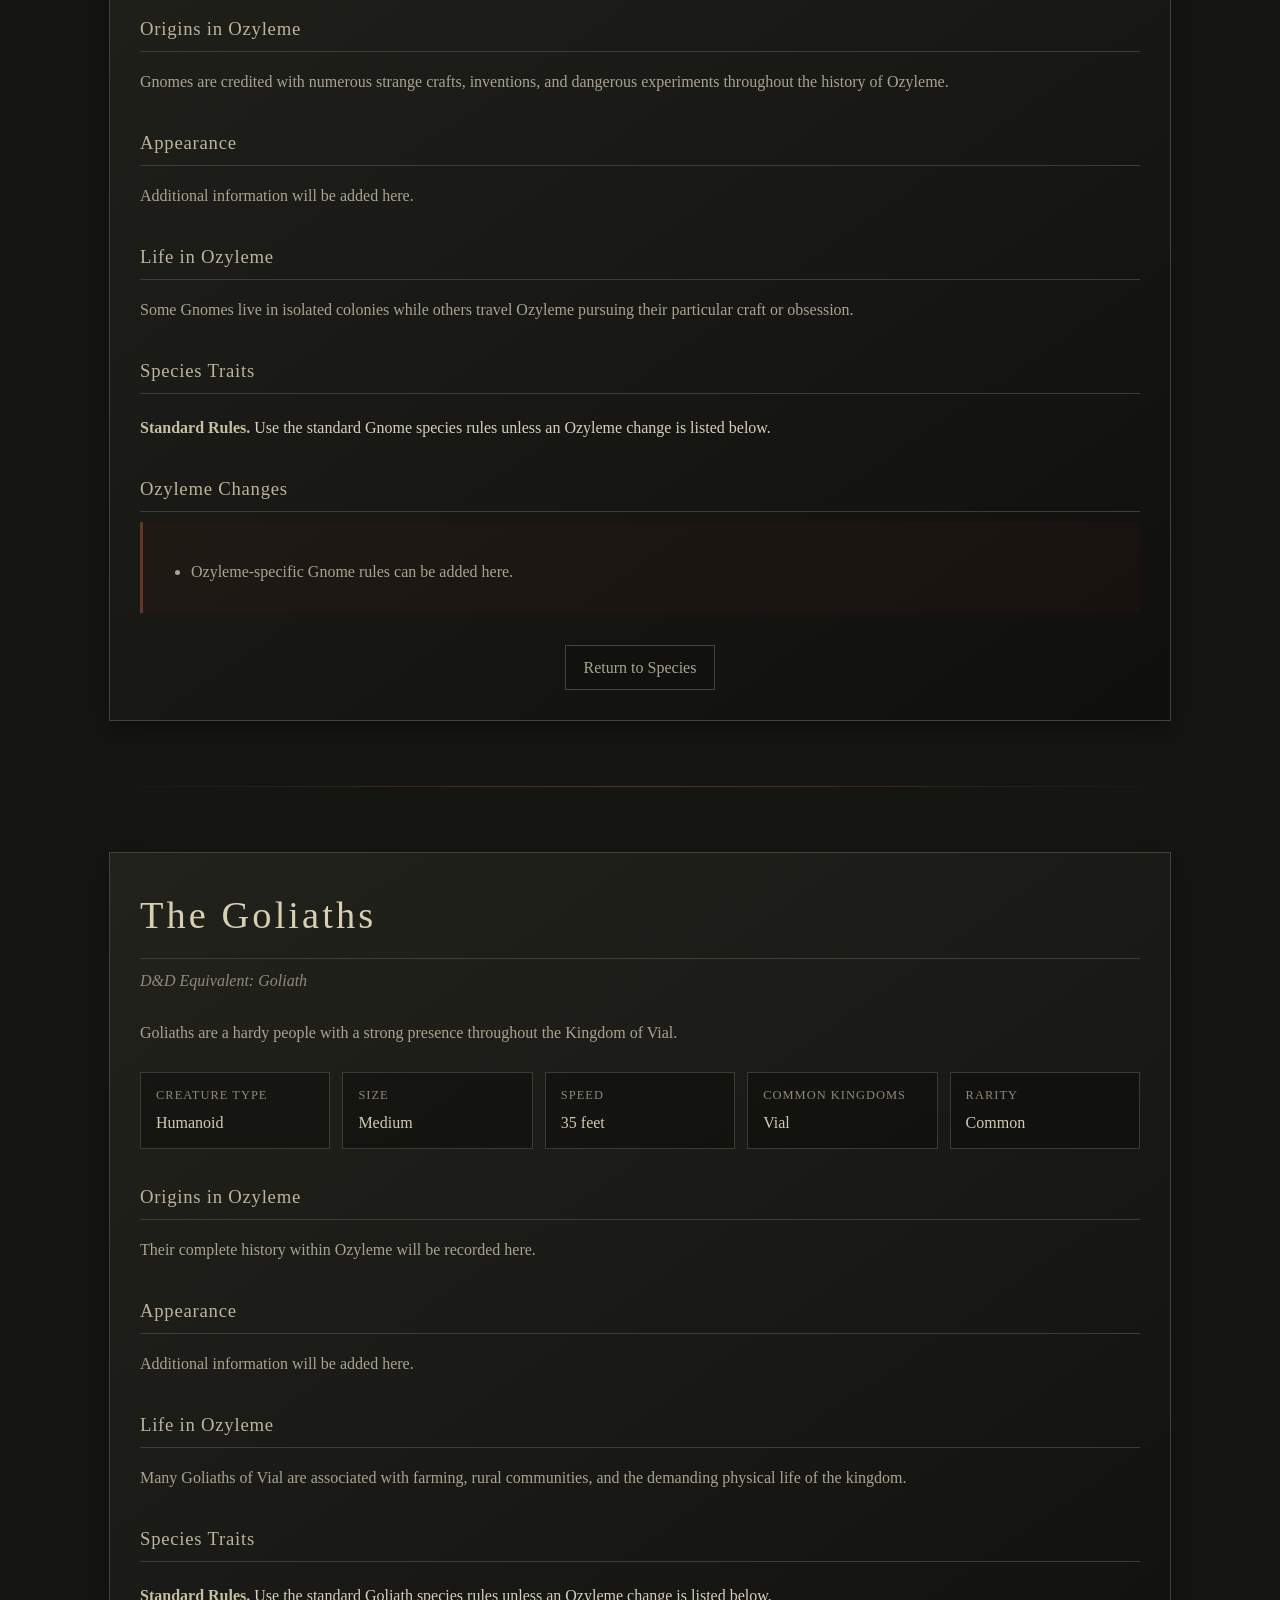
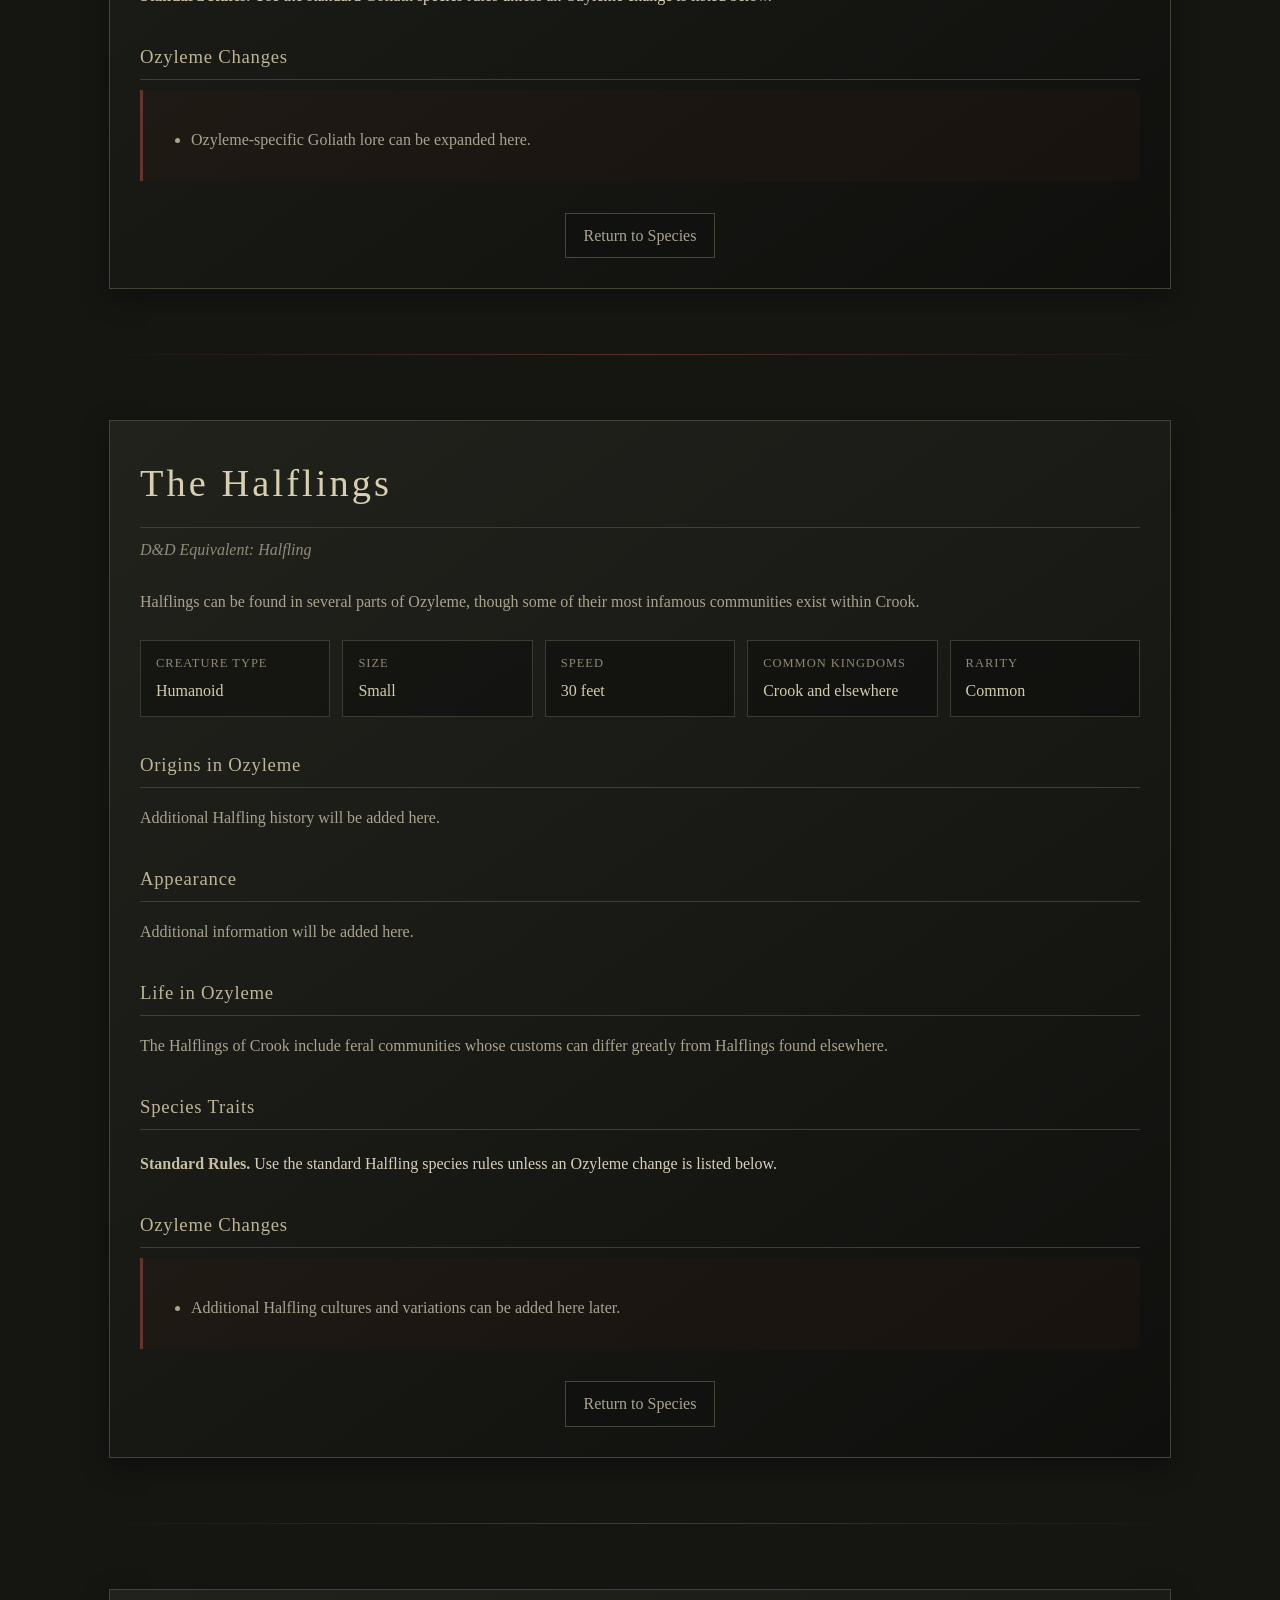
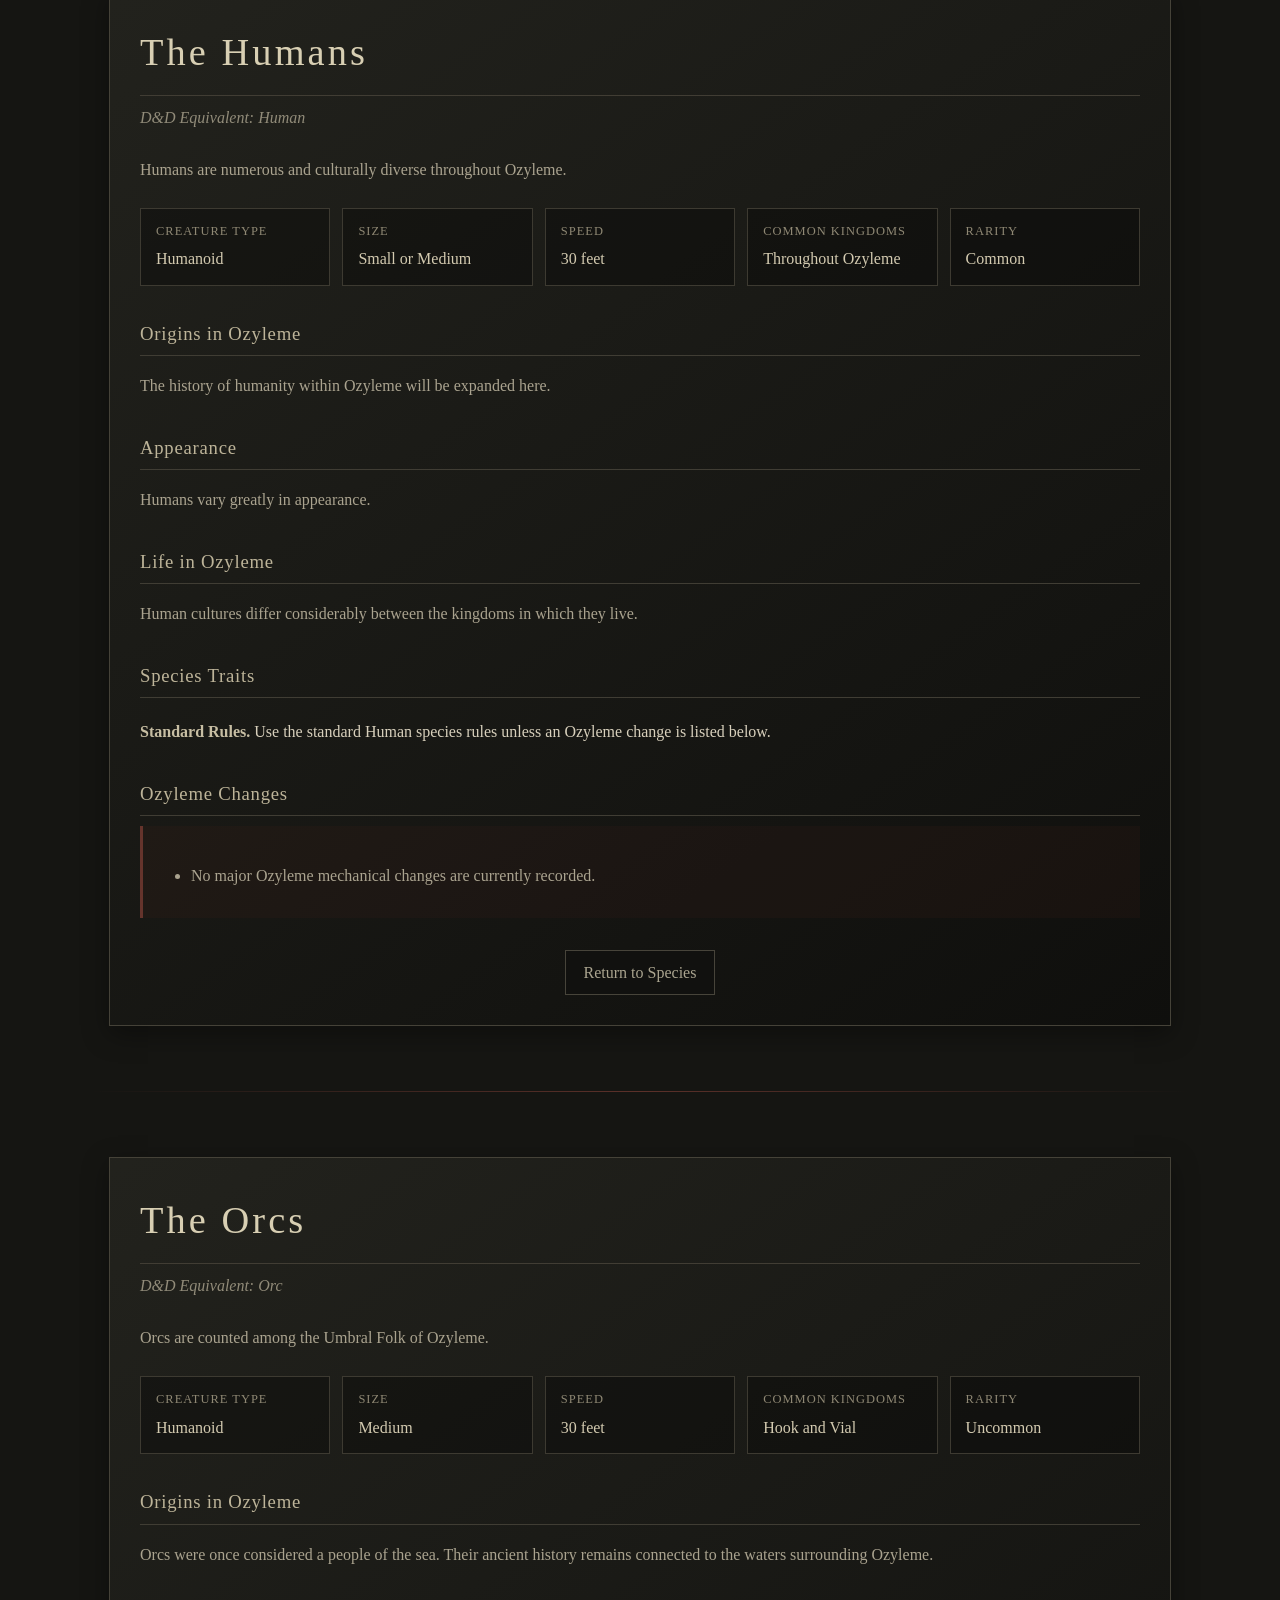
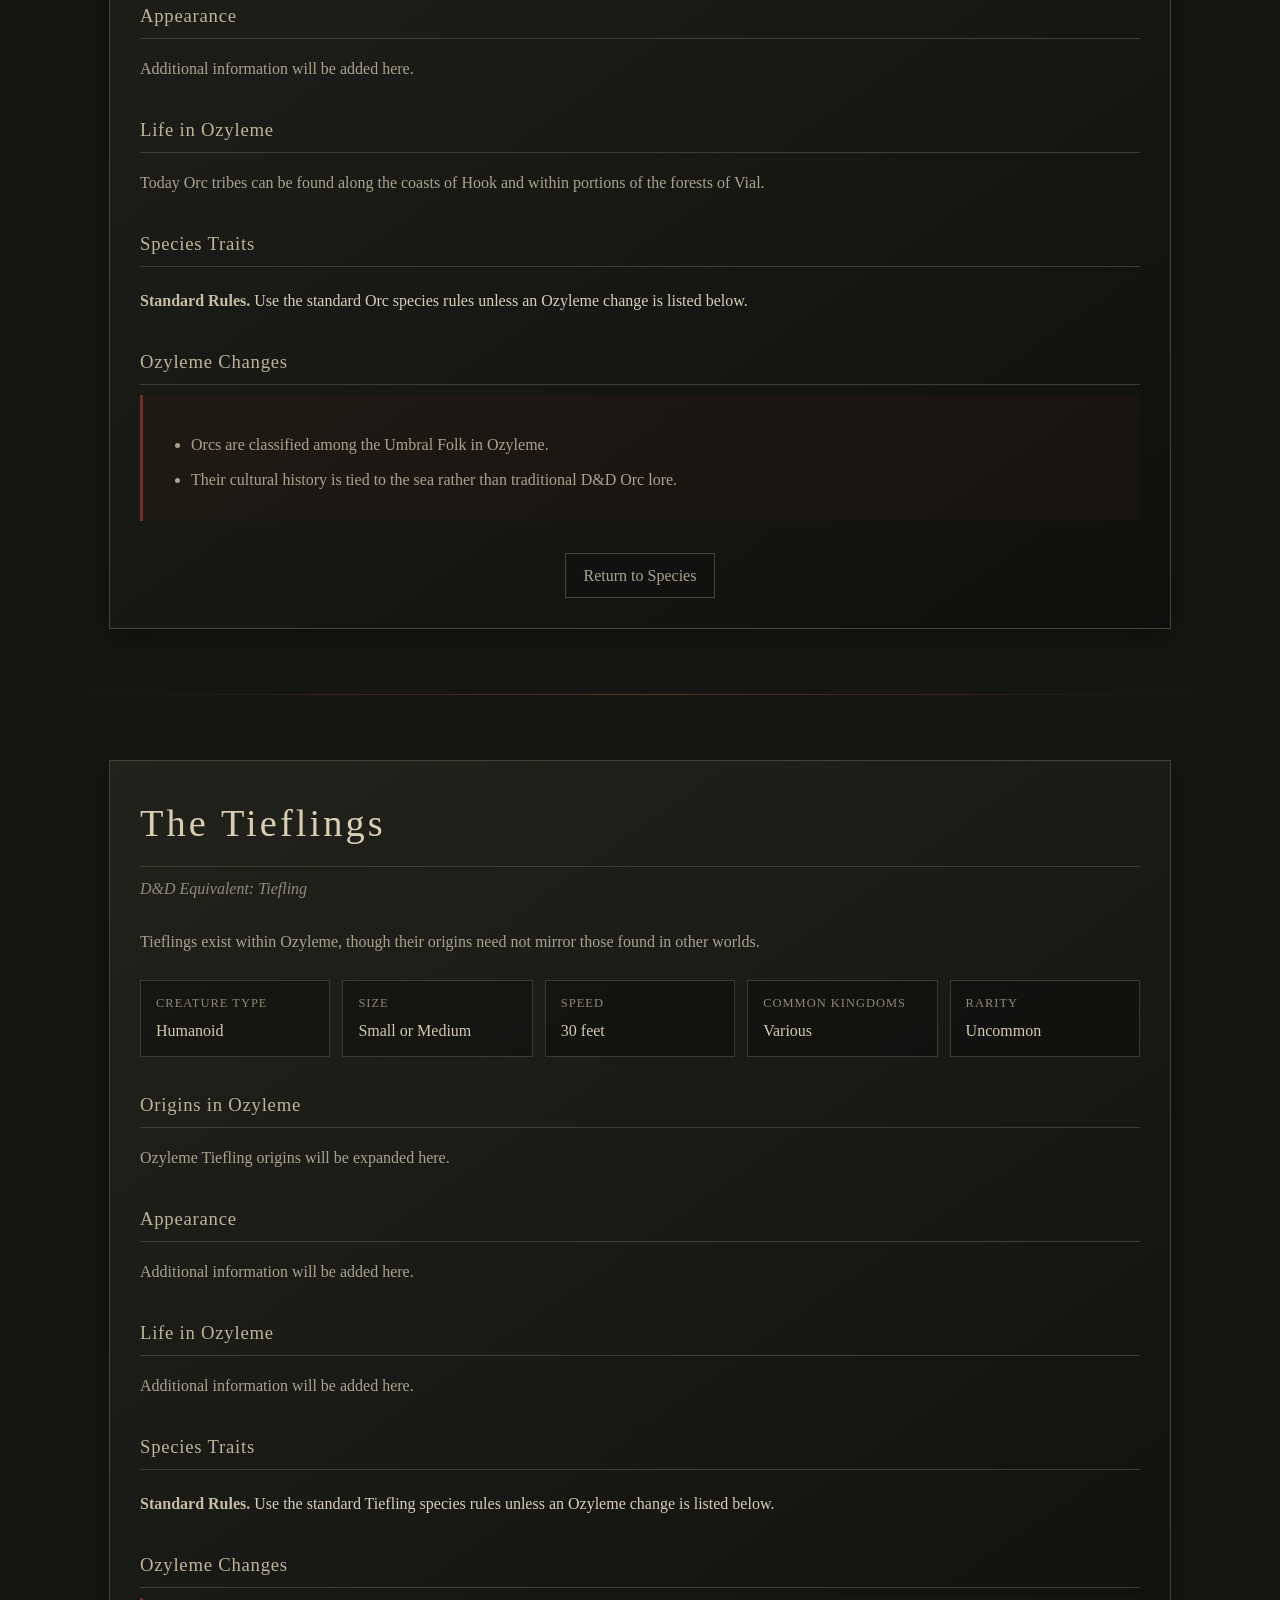
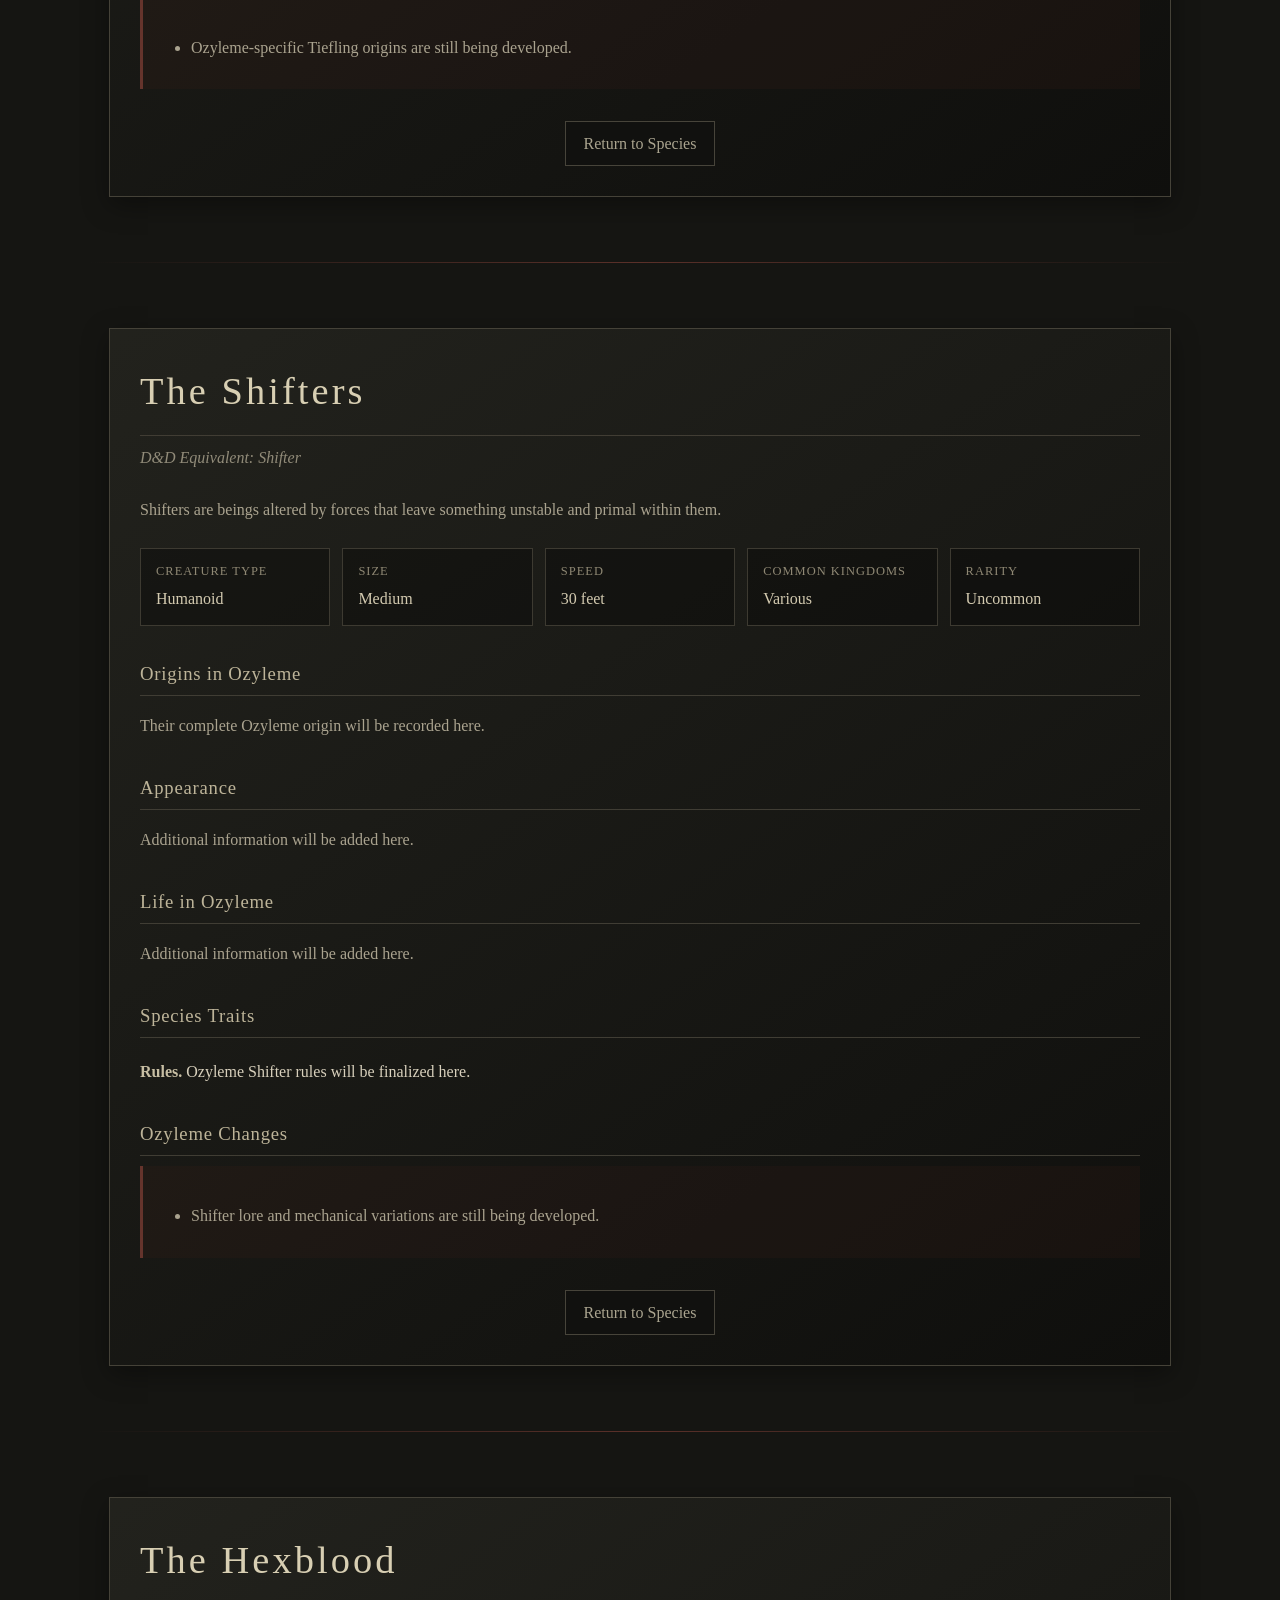
<file: species.html>
<!DOCTYPE html>
<html lang="en">

<head>

    <meta charset="UTF-8">

    <meta
        name="viewport"
        content="width=device-width, initial-scale=1.0"
    >

    <title>Species | Ozyleme</title>

    <link
        rel="stylesheet"
        href="style.css"
    >


    <style>

        /* =========================================================
           SPECIES PAGE
           ========================================================= */

        .species-intro {
            max-width: 900px;
            margin: 0 auto 35px;
        }


        /* =========================================================
           SPECIES DIRECTORY
           ========================================================= */

        .species-directory {
            margin-top: 30px;
        }


        /* =========================================================
           FULL SPECIES ENTRY
           ========================================================= */

        .species-entry {
            margin: 65px auto;
            padding: 30px;

            max-width: 1000px;

            scroll-margin-top: 90px;

            background:
                linear-gradient(
                    145deg,
                    rgba(45, 45, 38, 0.55),
                    rgba(14, 14, 12, 0.85)
                );

            border:
                1px solid #454238;

            box-shadow:
                0 8px 25px
                rgba(0, 0, 0, 0.35);
        }


        .species-entry h2 {
            margin-top: 0;
            margin-bottom: 8px;

            color: #d8cfb3;
        }


        .species-equivalent {
            margin-top: 0;
            margin-bottom: 25px;

            color: #918b79;

            font-style: italic;
        }


        /* =========================================================
           QUICK INFORMATION
           ========================================================= */

        .species-meta {
            display: grid;

            grid-template-columns:
                repeat(
                    auto-fit,
                    minmax(180px, 1fr)
                );

            gap: 12px;

            margin: 25px 0 30px;
        }


        .species-meta-item {
            padding: 12px 15px;

            background:
                rgba(5, 5, 4, 0.35);

            border:
                1px solid #3d3a31;
        }


        .species-meta-label {
            display: block;

            margin-bottom: 3px;

            color: #8f8874;

            font-size: 0.78rem;

            text-transform: uppercase;

            letter-spacing: 0.08em;
        }


        .species-meta-value {
            color: #d3cab0;
        }


        /* =========================================================
           CONTENT BLOCKS
           ========================================================= */

        .species-content-block {
            margin: 32px 0;
        }


        .species-content-block h3 {
            margin-bottom: 10px;

            padding-bottom: 6px;

            color: #bdb499;

            border-bottom:
                1px solid #403d34;
        }


        /* =========================================================
           TRAITS
           ========================================================= */

        .trait-list {
            margin: 20px 0;
        }


        .trait {
            margin-bottom: 18px;
        }


        .trait strong {
            color: #c7bea3;
        }


        /* =========================================================
           VARIATIONS
           ========================================================= */

        .variation-container {
            display: grid;

            grid-template-columns:
                repeat(
                    auto-fit,
                    minmax(240px, 1fr)
                );

            gap: 18px;

            margin-top: 20px;
        }


        .variation-card {
            padding: 20px;

            background:
                rgba(8, 8, 7, 0.38);

            border:
                1px solid #464237;
        }


        .variation-card h4 {
            margin-top: 0;
            margin-bottom: 4px;

            color: #d1c7aa;

            font-size: 1.2rem;
        }


        .variation-equivalent {
            margin-top: 0;

            color: #878170;

            font-size: 0.88rem;
            font-style: italic;
        }


        /* =========================================================
           OZYLEME CHANGES
           ========================================================= */

        .ozyleme-change-box {
            padding: 20px;

            background:
                rgba(60, 28, 23, 0.18);

            border-left:
                3px solid #65342c;
        }


        .ozyleme-change-box ul {
            margin-bottom: 0;
        }


        /* =========================================================
           RETURN BUTTON
           ========================================================= */

        .species-return {
            margin-top: 30px;

            text-align: center;
        }


        .species-return a {
            display: inline-block;

            padding: 8px 18px;

            color: #aaa48f;

            text-decoration: none;

            background: #11110f;

            border:
                1px solid #47443a;

            transition:
                border-color 0.2s,
                color 0.2s,
                background 0.2s;
        }


        .species-return a:hover {
            color: #ded5b8;

            border-color: #74372f;

            background: #181713;
        }


        /* =========================================================
           MOBILE
           ========================================================= */

        @media (max-width: 600px) {

            .species-entry {
                padding: 20px;
                margin: 45px auto;
            }


            .species-meta {
                grid-template-columns:
                    1fr 1fr;
            }


            .variation-container {
                grid-template-columns:
                    1fr;
            }

        }

    </style>

</head>


<body>


    <!-- =========================================================
         HEADER
         ========================================================= -->

    <header>

        <h1></h1>

        <p>
            Those Ruled By the Dragon King
        </p>

    </header>


    <!-- =========================================================
         NAVIGATION
         ========================================================= -->

    <nav class="site-nav">

        <a
            class="nav-link"
            href="index.html"
        >
            Home
        </a>


        <a
            class="nav-link"
            href="kingdoms.html"
        >
            Kingdoms
        </a>


        <a
            class="nav-link active"
            href="species.html"
            aria-current="page"
        >
            Species
        </a>


        <a
            class="nav-link"
            href="people.html"
        >
            People
        </a>


        <a
            class="nav-link"
            href="gods.html"
        >
            Gods
        </a>


        <a
            class="nav-link"
            href="bestiary.html"
        >
            Bestiary
        </a>


        <a
            class="nav-link"
            href="classes.html"
        >
            Classes
        </a>


        <a
            class="nav-link"
            href="player-guide.html"
        >
            Player Guide
        </a>

    </nav>


    <!-- =========================================================
         MAIN
         ========================================================= -->

    <main>


        <!-- =====================================================
             INTRODUCTION
             ===================================================== -->

        <section
            class="species-intro"
            id="species-top"
        >

            <h2>
                Species of Ozyleme
            </h2>


            <p>
                Many peoples walk beneath the hollow sun
                of Ozyleme. Some were born here,
                some were created, and some became
                something other than what they once were.
            </p>


            <p>
                Though many resemble peoples known in
                other worlds, their origins, cultures,
                and place within Ozyleme can be
                dramatically different.
            </p>

        </section>


        <div class="divider"></div>


        <!-- =====================================================
             SPECIES DIRECTORY
             ===================================================== -->

        <section class="species-directory">

            <h2>
                Choose a Species
            </h2>


            <div
                class="cards"
                id="speciesCards"
            ></div>

        </section>


        <div class="divider"></div>


        <!-- =====================================================
             FULL SPECIES ENTRIES
             ===================================================== -->

        <div id="speciesEntries"></div>


        <noscript>

            <section>

                <h2>
                    Species of Ozyleme
                </h2>

                <p>
                    JavaScript must be enabled
                    to display the species.
                </p>

            </section>

        </noscript>


    </main>


    <!-- =========================================================
         FOOTER
         ========================================================= -->

    <footer>

        <p>
            The World of Ozyleme
        </p>

    </footer>


    <!-- =========================================================
         SPECIES DATA
         ========================================================= -->

    <script src="data/species-data.js"></script>


    <!-- =========================================================
         SPECIES PAGE BUILDER
         ========================================================= -->

    <script>

        const cardsContainer =
            document.getElementById(
                "speciesCards"
            );


        const entriesContainer =
            document.getElementById(
                "speciesEntries"
            );


        /* =========================================================
           CREATE SPECIES DIRECTORY
           ========================================================= */

        species.forEach(
            speciesItem => {


                const card =
                    document.createElement(
                        "a"
                    );


                card.className =
                    "card species-card";


                card.href =
                    "#" + speciesItem.id;


                card.innerHTML = `

                    <h3>
                        ${speciesItem.cardTitle}
                    </h3>

                    <p>
                        ${speciesItem.summary}
                    </p>

                `;


                cardsContainer
                    .appendChild(
                        card
                    );


            }
        );


        /* =========================================================
           CREATE FULL SPECIES ENTRIES
           ========================================================= */

        species.forEach(
            (
                speciesItem,
                speciesIndex
            ) => {


                const section =
                    document.createElement(
                        "section"
                    );


                section.className =
                    "species-entry";


                section.id =
                    speciesItem.id;


                /* =================================================
                   TRAITS
                   ================================================= */

                let traitsHTML = "";


                if (
                    Array.isArray(
                        speciesItem.traits
                    ) &&
                    speciesItem.traits.length > 0
                ) {

                    traitsHTML = `

                        <div class="species-content-block">

                            <h3>
                                Species Traits
                            </h3>

                            <div class="trait-list">

                                ${speciesItem.traits
                                    .map(
                                        trait => `

                                            <div class="trait">

                                                <strong>
                                                    ${trait.name}.
                                                </strong>

                                                ${trait.text}

                                            </div>

                                        `
                                    )
                                    .join("")
                                }

                            </div>

                        </div>

                    `;

                }


                /* =================================================
                   VARIATIONS
                   ================================================= */

                let variationsHTML = "";


                if (
                    Array.isArray(
                        speciesItem.variations
                    ) &&
                    speciesItem.variations.length > 0
                ) {

                    variationsHTML = `

                        <div class="species-content-block">

                            <h3>
                                Variations
                            </h3>

                            <p>
                                The following variations
                                are recognized within Ozyleme.
                            </p>


                            <div class="variation-container">

                                ${speciesItem.variations
                                    .map(
                                        variation => `

                                            <div class="variation-card">

                                                <h4>
                                                    ${variation.name}
                                                </h4>


                                                <p class="variation-equivalent">

                                                    D&amp;D Equivalent:
                                                    ${variation.equivalent}

                                                </p>


                                                <p>
                                                    ${variation.description}
                                                </p>


                                                <p>

                                                    <strong>
                                                        Mechanical Basis:
                                                    </strong>

                                                    ${variation.mechanics}

                                                </p>

                                            </div>

                                        `
                                    )
                                    .join("")
                                }

                            </div>

                        </div>

                    `;

                }


                /* =================================================
                   OZYLEME CHANGES
                   ================================================= */

                let changesHTML = "";


                if (
                    Array.isArray(
                        speciesItem.changes
                    ) &&
                    speciesItem.changes.length > 0
                ) {

                    changesHTML = `

                        <div class="species-content-block">

                            <h3>
                                Ozyleme Changes
                            </h3>


                            <div class="ozyleme-change-box">

                                <ul>

                                    ${speciesItem.changes
                                        .map(
                                            change => `

                                                <li>
                                                    ${change}
                                                </li>

                                            `
                                        )
                                        .join("")
                                    }

                                </ul>

                            </div>

                        </div>

                    `;

                }


                /* =================================================
                   COMPLETE SPECIES ENTRY
                   ================================================= */

                section.innerHTML = `


                    <h2>
                        The ${speciesItem.name}
                    </h2>


                    <p class="species-equivalent">
                        D&amp;D Equivalent:
                        ${speciesItem.equivalent}
                    </p>


                    <p>
                        ${speciesItem.introduction}
                    </p>


                    <div class="species-meta">


                        <div class="species-meta-item">

                            <span class="species-meta-label">
                                Creature Type
                            </span>

                            <span class="species-meta-value">
                                ${speciesItem.creatureType}
                            </span>

                        </div>


                        <div class="species-meta-item">

                            <span class="species-meta-label">
                                Size
                            </span>

                            <span class="species-meta-value">
                                ${speciesItem.size}
                            </span>

                        </div>


                        <div class="species-meta-item">

                            <span class="species-meta-label">
                                Speed
                            </span>

                            <span class="species-meta-value">
                                ${speciesItem.speed}
                            </span>

                        </div>


                        <div class="species-meta-item">

                            <span class="species-meta-label">
                                Common Kingdoms
                            </span>

                            <span class="species-meta-value">
                                ${speciesItem.kingdoms}
                            </span>

                        </div>


                        <div class="species-meta-item">

                            <span class="species-meta-label">
                                Rarity
                            </span>

                            <span class="species-meta-value">
                                ${speciesItem.rarity}
                            </span>

                        </div>


                    </div>


                    <div class="species-content-block">

                        <h3>
                            Origins in Ozyleme
                        </h3>

                        <p>
                            ${speciesItem.origins}
                        </p>

                    </div>


                    <div class="species-content-block">

                        <h3>
                            Appearance
                        </h3>

                        <p>
                            ${speciesItem.appearance}
                        </p>

                    </div>


                    <div class="species-content-block">

                        <h3>
                            Life in Ozyleme
                        </h3>

                        <p>
                            ${speciesItem.life}
                        </p>

                    </div>


                    ${traitsHTML}

                    ${variationsHTML}

                    ${changesHTML}


                    <div class="species-return">

                        <a href="#species-top">
                            Return to Species
                        </a>

                    </div>

                `;


                entriesContainer
                    .appendChild(
                        section
                    );


                if (
                    speciesIndex <
                    species.length - 1
                ) {

                    const divider =
                        document.createElement(
                            "div"
                        );


                    divider.className =
                        "divider";


                    entriesContainer
                        .appendChild(
                            divider
                        );

                }


            }
        );


    </script>


</body>

</html>
</file>
<file: style.css>
7px/* =========================================================
   OZYLEME
   MAIN WEBSITE STYLESHEET
   ========================================================= */


/* =========================================================
   RESET / GLOBAL
   ========================================================= */

* {
    box-sizing: border-box;
}

html {
    scroll-behavior: smooth;
}

body {
    margin: 0;

    background: #151512;
    color: #d8d0bc;

    font-family: Georgia, "Times New Roman", serif;
    line-height: 1.7;

    min-height: 100vh;

    animation: pageFadeIn 0.4s ease-out;
}


/* =========================================================
   PAGE FADE
   CSS ONLY
   ========================================================= */

@keyframes pageFadeIn {

    from {
        opacity: 0;
    }

    to {
        opacity: 1;
    }

}

@media (prefers-reduced-motion: reduce) {

    body {
        animation: none;
    }

    html {
        scroll-behavior: auto;
    }

}


/* =========================================================
   HEADER / BANNER
   ========================================================= */

header {
    position: relative;

    width: 100%;
    aspect-ratio: 3 / 1;

    padding: 0;
    overflow: hidden;

    background:
        linear-gradient(
            rgba(5, 5, 4, 0.30),
            rgba(5, 5, 4, 0.68)
        ),
        url("Ozyleme Web Banner.jpg");

    background-size: cover;
    background-position: center center;
    background-repeat: no-repeat;

    background-color: #151512;

    border-bottom: 1px solid #5d251f;
}


/* =========================================================
   OPTIONAL HEADER TITLE

   Most pages intentionally leave <h1></h1> empty because
   OZYLEME is already written into the banner artwork.
   ========================================================= */

header h1 {
    position: absolute;

    left: 50%;
    top: 28%;

    transform: translateX(-50%);

    width: 100%;

    margin: 0;
    padding: 0 20px;

    text-align: center;

    font-size: clamp(
        2.5rem,
        8vw,
        6.5rem
    );

    font-weight: normal;
    letter-spacing: 0.18em;

    color: #e0d6b8;

    text-shadow:
        0 2px 0 #000,
        0 0 12px rgba(0, 0, 0, 0.85),
        0 0 24px rgba(120, 40, 30, 0.35);
}

header h1:empty {
    display: none;
}


/* =========================================================
   HEADER TAGLINE
   ========================================================= */

header p {
    position: absolute;

    left: 50%;
    bottom: 18%;

    transform: translateX(-50%);

    width: 100%;

    margin: 0;
    padding: 0 20px;

    text-align: center;

    color: #aaa58f;

    font-size: clamp(
        0.8rem,
        2vw,
        1.1rem
    );

    font-style: italic;
    letter-spacing: 0.12em;

    text-shadow:
        0 1px 5px rgba(0, 0, 0, 0.95);
}


/* =========================================================
   DESKTOP TAGLINE
   ========================================================= */

@media (min-width: 768px) {

    header p {
        bottom: 21%;

        font-size: clamp(
            1rem,
            2.6vw,
            1.45rem
        );
    }

}


/* =========================================================
   NAVIGATION
   ========================================================= */

nav {
    position: sticky;
    top: 0;

    z-index: 100;

    display: flex;

    justify-content: center;
    align-items: center;

    flex-wrap: wrap;

    padding: 12px;

    background: #10100e;

    border-bottom: 1px solid #35342e;

    box-shadow:
        0 5px 15px rgba(0, 0, 0, 0.30);
}


nav a {
    margin: 2px;

    padding: 8px 15px;

    color: #aaa48f;

    text-decoration: none;

    font-size: 0.95rem;
    letter-spacing: 0.08em;

    background: transparent;

    border: 0;
    border-bottom: 2px solid transparent;

    outline: none;

    -webkit-tap-highlight-color: transparent;

    transition:
        color 0.2s ease,
        border-color 0.2s ease;
}


/* =========================================================
   CURRENT PAGE

   Keeps a thin red line beneath the page you are currently on.
   Supports either:
       class="active"
   OR
       aria-current="page"
   ========================================================= */

nav a.active,
nav a.active:visited,
nav a[aria-current="page"],
nav a[aria-current="page"]:visited {

    color: #e0d6b8;

    background: transparent;

    border-bottom-color: #74372f;
}


/* =========================================================
   MOBILE / TAP BEHAVIOR

   Prevents a different navigation button from remaining
   surrounded by a dark/red rectangle after tapping it.
   ========================================================= */

nav a:not(.active):not([aria-current="page"]):focus,
nav a:not(.active):not([aria-current="page"]):active {

    color: #aaa48f;

    background: transparent;

    border-bottom-color: transparent;

    outline: none;
}


/* Current page keeps its underline even if focused */

nav a.active:focus,
nav a.active:active,
nav a[aria-current="page"]:focus,
nav a[aria-current="page"]:active {

    color: #e0d6b8;

    background: transparent;

    border-bottom-color: #74372f;

    outline: none;
}


/* =========================================================
   DESKTOP HOVER

   Other buttons temporarily receive the same red underline
   when hovered with a mouse.
   ========================================================= */

@media (hover: hover) and (pointer: fine) {

    nav a:hover {
        color: #e0d6b8;

        background: transparent;

        border-bottom-color: #74372f;
    }

}


/* =========================================================
   KEYBOARD ACCESSIBILITY
   ========================================================= */

nav a:focus-visible {

    color: #e0d6b8;

    outline: 1px solid #5d5143;
    outline-offset: 3px;
}


/* =========================================================
   MAIN CONTENT
   ========================================================= */

main {
    width: min(
        1100px,
        calc(100% - 40px)
    );

    margin: 0 auto;

    padding: 55px 0 80px;

    background: transparent;
}


section {
    margin-bottom: 65px;
}


/* =========================================================
   HEADINGS
   ========================================================= */

h1,
h2,
h3,
h4 {
    font-weight: normal;
}


main h1,
main h2 {
    color: #d8cfb2;

    letter-spacing: 0.08em;
}


main h1 {
    margin-top: 0;

    font-size: clamp(
        2rem,
        5vw,
        3.4rem
    );
}


main h2 {
    margin-top: 0;
    margin-bottom: 18px;

    padding-bottom: 10px;

    font-size: clamp(
        1.6rem,
        4vw,
        2.4rem
    );

    border-bottom: 1px solid #413d34;
}


main h3 {
    color: #c9c0a4;

    letter-spacing: 0.04em;
}


/* =========================================================
   TEXT
   ========================================================= */

p {
    color: #aaa38f;
}


strong {
    color: #d5ccb0;
}


em {
    color: #b6ad96;
}


blockquote {
    margin: 30px 0;

    padding: 18px 25px;

    border-left: 3px solid #6b3029;

    background:
        rgba(0, 0, 0, 0.15);

    color: #b7af99;

    font-style: italic;
}


/* =========================================================
   LINKS
   ========================================================= */

main a {
    color: #b78b7e;

    transition:
        color 0.2s ease;
}


main a:hover {
    color: #d5b4a7;
}


/* =========================================================
   STANDARD CARD GRID
   ========================================================= */

.cards {
    display: grid;

    grid-template-columns:
        repeat(
            auto-fit,
            minmax(230px, 1fr)
        );

    gap: 22px;

    margin-top: 30px;
}


/* =========================================================
   STANDARD CARD
   ========================================================= */

.card {
    position: relative;

    display: flex;

    flex-direction: column;
    justify-content: flex-end;

    min-height: 190px;

    padding: 24px;

    overflow: hidden;

    text-decoration: none;

    color: #cbc3ac;

    background:
        linear-gradient(
            145deg,
            #25241f,
            #11110f
        );

    border: 1px solid #47443a;

    box-shadow:
        0 8px 25px rgba(0, 0, 0, 0.35),
        inset 0 0 25px rgba(0, 0, 0, 0.20);

    transition:
        transform 0.2s ease,
        border-color 0.2s ease,
        box-shadow 0.2s ease;
}


/* =========================================================
   CARD BACKGROUND IMAGE
   ========================================================= */

.card::before {
    content: "";

    position: absolute;

    inset: 0;

    z-index: 0;

    background-image:
        linear-gradient(
            rgba(8, 8, 7, 0.18),
            rgba(8, 8, 7, 0.82)
        ),
        var(--card-image, none);

    background-size: cover;
    background-position: center;
    background-repeat: no-repeat;

    transition:
        transform 0.35s ease,
        filter 0.25s ease;
}


/* =========================================================
   CARD READABILITY OVERLAY
   ========================================================= */

.card::after {
    content: "";

    position: absolute;

    inset: 0;

    z-index: 1;

    background:
        linear-gradient(
            to bottom,
            rgba(0, 0, 0, 0.04),
            rgba(0, 0, 0, 0.12) 45%,
            rgba(0, 0, 0, 0.72)
        );

    pointer-events: none;
}


/* =========================================================
   CARD TEXT
   ========================================================= */

.card h3,
.card p {
    position: relative;

    z-index: 2;
}


.card h3 {
    margin-top: 0;
    margin-bottom: 8px;

    color: #ddd3b6;

    font-size: 1.35rem;

    text-shadow:
        0 2px 5px rgba(0, 0, 0, 0.95);
}


.card p {
    margin: 0;

    color: #aaa38d;

    text-shadow:
        0 2px 5px rgba(0, 0, 0, 0.95);
}


/* =========================================================
   CARD HOVER
   ========================================================= */

@media (hover: hover) and (pointer: fine) {

    .card:hover {
        transform: translateY(-4px);

        border-color: #74372f;

        box-shadow:
            0 12px 30px rgba(0, 0, 0, 0.48),
            inset 0 0 25px rgba(90, 35, 28, 0.08);
    }


    .card:hover::before {
        transform: scale(1.025);

        filter: brightness(1.07);
    }

}


/* =========================================================
   KINGDOM CARD IMAGES
   ========================================================= */

.card.plume {
    --card-image:
        url("images/kingdoms/Plume Navi Button.jpg");
}


.card.kettle {
    --card-image:
        url("images/kingdoms/Kettle Navi Button.jpg");
}


.card.loop {
    --card-image:
        url("images/kingdoms/Loop Navi Button.jpg");
}


.card.torch {
    --card-image:
        url("images/kingdoms/Torch Navi Button.jpg");
}


.card.vial {
    --card-image:
        url("images/kingdoms/Vial Navi Button.jpg");
}


.card.hook {
    --card-image:
        url("images/kingdoms/Hook Navi Button.jpg");
}


.card.bell {
    --card-image:
        url("images/kingdoms/Bell Navi Button.jpg");
}


.card.crook {
    --card-image:
        url("images/kingdoms/Crook Navi Button.jpg");
}


/* =========================================================
   GOD CARD IMAGES
   SEPARATE FROM KINGDOM CARD IMAGES
   ========================================================= */

.card.giver {
    --card-image:
        url("images/gods/Giver Navi Button.jpg");
}


.card.ravager {
    --card-image:
        url("images/gods/Ravager Navi Button.jpg");
}


.card.tormentor {
    --card-image:
        url("images/gods/Tormentor Navi Button.jpg");
}


.card.inflictor {
    --card-image:
        url("images/gods/Inflictor Navi Button.jpg");
}


.card.harvester {
    --card-image:
        url("images/gods/Harvester Navi Button.jpg");
}


.card.seer {
    --card-image:
        url("images/gods/Seer Navi Button.jpg");
}


.card.dominator {
    --card-image:
        url("images/gods/Dominator Navi Button.jpg");
}


.card.banisher {
    --card-image:
        url("images/gods/Banisher Navi Button.jpg");
}


/* =========================================================
   PLAYER GUIDE — CHARACTER BUILDER CARD
   ========================================================= */

.character-builder-link {
    margin-top: 30px;
}


.character-builder-link .builder-button {
    position: relative;

    display: flex;

    flex-direction: column;
    justify-content: flex-end;

    width: 100%;
    max-width: 520px;

    min-height: 190px;

    padding: 24px;

    overflow: hidden;

    color: #ddd3b6;

    text-decoration: none;

    font-size: 1.35rem;
    letter-spacing: 0.04em;

    background:
        linear-gradient(
            145deg,
            #25241f,
            #11110f
        );

    border: 1px solid #47443a;

    box-shadow:
        0 8px 25px rgba(0, 0, 0, 0.35),
        inset 0 0 25px rgba(0, 0, 0, 0.20);

    transition:
        transform 0.2s ease,
        border-color 0.2s ease,
        box-shadow 0.2s ease;
}


.character-builder-link .builder-button::before {
    content: "";

    position: absolute;

    inset: 0;

    background:
        radial-gradient(
            circle at 70% 20%,
            rgba(110, 95, 73, 0.10),
            transparent 45%
        );

    pointer-events: none;
}


.character-builder-link .builder-button::after {
    content:
        "Create, save, load, and export a character for Ozyleme.";

    position: relative;

    display: block;

    margin-top: 8px;

    color: #aaa38d;

    font-size: 0.95rem;
    line-height: 1.5;

    letter-spacing: normal;
}


@media (hover: hover) and (pointer: fine) {

    .character-builder-link .builder-button:hover {
        transform: translateY(-4px);

        color: #ddd3b6;

        border-color: #74372f;

        box-shadow:
            0 12px 30px rgba(0, 0, 0, 0.48),
            inset 0 0 25px rgba(90, 35, 28, 0.08);
    }

}


/* =========================================================
   GODS PAGE
   ========================================================= */

.gods-intro {
    margin-bottom: 55px;
}


.gods-directory {
    scroll-margin-top: 90px;
}


/* =========================================================
   GOD DIRECTORY
   ALWAYS 4 COLUMNS x 2 ROWS
   ========================================================= */

.gods-grid {
    display: grid;

    grid-template-columns:
        repeat(
            4,
            minmax(0, 1fr)
        );

    gap: 14px;

    width: 100%;

    margin-top: 28px;
}


.gods-grid .card {
    min-width: 0;

    min-height: 165px;

    padding: 16px 10px;

    text-align: center;

    justify-content: flex-end;
}


.gods-grid .card h3 {
    margin: 0;

    font-size: clamp(
        0.85rem,
        2vw,
        1.25rem
    );

    line-height: 1.25;

    color: #ddd4b8;

    letter-spacing: 0.03em;

    word-break: normal;
}


.gods-grid .card p {
    margin-top: 5px;

    font-size: clamp(
        0.7rem,
        1.5vw,
        0.9rem
    );

    font-style: italic;

    line-height: 1.3;
}


/* =========================================================
   GOD PROFILE
   ========================================================= */

.god-profile {
    margin-bottom: 0;

    padding-top: 8px;
    padding-bottom: 8px;

    scroll-margin-top: 90px;
}


/* =========================================================
   GOD TITLE
   ========================================================= */

.god-heading {
    margin-bottom: 28px;

    padding-bottom: 18px;

    border-bottom:
        1px solid #3d3d34;
}


.god-heading h2 {
    margin: 0 0 5px;

    padding: 0;

    border-bottom: none;

    color: #d8cfb3;

    font-size: clamp(
        2rem,
        5vw,
        3.1rem
    );

    letter-spacing: 0.05em;
}


.god-heading h3 {
    margin: 0;

    color: #8f927c;

    font-size: 1rem;

    font-style: italic;

    letter-spacing: 0.08em;
}


/* =========================================================
   GOD OPENING DESCRIPTION
   ========================================================= */

.god-outline {
    max-width: 900px;

    margin-top: 0;
    margin-bottom: 30px;
}


.god-outline p {
    margin-top: 0;

    color: #beb6a0;

    font-size: 1.03rem;

    white-space: pre-line;
}


/* =========================================================
   GOD FACT GRID
   ========================================================= */

.god-facts {
    display: grid;

    grid-template-columns:
        repeat(
            2,
            minmax(0, 1fr)
        );

    gap: 12px;

    margin-top: 24px;
    margin-bottom: 36px;
}


/* =========================================================
   INDIVIDUAL GOD FACT
   ========================================================= */

.god-fact {
    min-width: 0;

    padding: 17px 18px;

    background:
        linear-gradient(
            145deg,
            rgba(36, 37, 31, 0.76),
            rgba(15, 16, 13, 0.96)
        );

    border: 1px solid #404037;

    box-shadow:
        inset 0 0 20px rgba(0, 0, 0, 0.28),
        0 5px 15px rgba(0, 0, 0, 0.20);
}


.god-fact h4 {
    margin: 0 0 7px;

    color: #827d69;

    font-size: 0.74rem;

    letter-spacing: 0.16em;

    text-transform: uppercase;
}


.god-fact p {
    margin: 0;

    color: #d2cab0;

    font-size: 1rem;

    line-height: 1.5;
}


/* Doctrine */

.god-fact:nth-child(4) p {
    font-style: italic;

    color: #c7bea5;
}


/* Sin */

.god-fact:nth-child(5) p {
    color: #c6b59c;
}


/* =========================================================
   GOD LORE
   ========================================================= */

.god-section {
    margin-top: 26px;
    margin-bottom: 30px;
}


.god-section h3 {
    margin-top: 0;
    margin-bottom: 12px;

    color: #b5ad94;

    font-size: 1.12rem;

    letter-spacing: 0.12em;

    text-transform: uppercase;
}


.god-section p {
    max-width: 900px;

    margin-top: 0;

    color: #b7af99;

    white-space: pre-line;
}


/* =========================================================
   RETURN TO THE GODS
   ========================================================= */

.god-back-link {
    margin-top: 34px;

    padding-top: 16px;

    text-align: right;

    border-top:
        1px solid rgba(65, 61, 52, 0.55);
}


.god-back-link a {
    display: inline-block;

    color: #9d977f;

    text-decoration: none;

    font-size: 0.9rem;

    letter-spacing: 0.08em;

    transition:
        color 0.2s ease,
        transform 0.2s ease;
}


.god-back-link a:hover {
    color: #d2cab0;

    transform: translateY(-2px);
}


/* =========================================================
   LORE / CONTENT PANELS
   ========================================================= */

.lore,
.content-box,
.info-box {
    margin: 30px 0;

    padding: 28px;

    background:
        rgba(0, 0, 0, 0.12);

    border: 1px solid #39372f;

    box-shadow:
        inset 0 0 25px rgba(0, 0, 0, 0.15);
}


/* =========================================================
   DIVIDERS
   ========================================================= */

.divider,
hr {
    width: 100%;

    height: 1px;

    margin: 48px 0;

    border: 0;

    background:
        linear-gradient(
            to right,
            transparent,
            #5b3029,
            transparent
        );
}


.god-profile + .divider {
    margin-top: 50px;
    margin-bottom: 50px;
}


/* =========================================================
   LISTS
   ========================================================= */

ul,
ol {
    color: #aaa38f;

    padding-left: 28px;
}


li {
    margin-bottom: 8px;
}


/* =========================================================
   IMAGES
   ========================================================= */

main img {
    display: block;

    max-width: 100%;

    height: auto;
}


/* =========================================================
   OZYLEME WORLD MAP
   ========================================================= */

.world-map {
    width: 100%;
    max-width: 1100px;

    margin: 45px auto 15px;

    text-align: center;
}


.world-map img {
    display: block;

    width: 100%;
    height: auto;

    margin: 0 auto;

    border: 1px solid #47473b;

    box-shadow:
        0 10px 30px rgba(0, 0, 0, 0.55);

    background: #10100e;
}


/* =========================================================
   FOOTER
   ========================================================= */

footer {
    padding: 35px 20px;

    text-align: center;

    background: #10100e;

    border-top:
        1px solid #35342e;

    color: #777365;

    font-size: 0.85rem;

    letter-spacing: 0.06em;
}


footer p {
    margin: 0;

    color: #777365;
}


/* =========================================================
   PEOPLE & BESTIARY
   ========================================================= */

.people-intro {
    max-width: 1100px;

    margin: 0 auto;

    padding: 45px 25px 20px;
}


.people-intro h2 {
    margin-top: 0;
    margin-bottom: 10px;

    color: #c5bda1;

    font-weight: normal;

    letter-spacing: 0.08em;
}


.people-intro p {
    margin: 0;

    color: #999481;
}


/* =========================================================
   PEOPLE DIRECTORY
   ========================================================= */

.people-directory {
    max-width: 1100px;

    margin: 20px auto 60px;

    padding: 0 25px;

    display: grid;

    grid-template-columns:
        repeat(
            2,
            minmax(0, 1fr)
        );

    column-gap: 50px;

    row-gap: 0;
}


/* =========================================================
   PERSON ENTRY
   ========================================================= */

.person-entry {
    display: grid;

    grid-template-columns:
        95px 1fr;

    gap: 18px;

    padding: 24px 0;

    border-bottom:
        1px solid rgba(120, 115, 96, 0.35);
}


/* =========================================================
   PERSON PORTRAIT
   ========================================================= */

.person-portrait {
    width: 95px;
    height: 95px;

    aspect-ratio: 1 / 1;

    object-fit: cover;

    border: 1px solid #47473b;

    background: #0d0f0c;
}


/* =========================================================
   PERSON TEXT
   ========================================================= */

.person-info {
    min-width: 0;
}


.person-info h3 {
    margin: 0 0 8px;

    color: #c5bda1;

    font-size: 1.15rem;

    font-weight: normal;

    letter-spacing: 0.06em;
}


.person-info p {
    margin: 0;

    color: #999481;

    font-size: 0.95rem;

    line-height: 1.55;
}


/* =========================================================
   PEOPLE CENTER DIVIDER
   ========================================================= */

.person-entry:nth-child(odd) {
    padding-right: 25px;

    border-right:
        1px solid rgba(120, 115, 96, 0.28);
}


.person-entry:nth-child(even) {
    padding-left: 25px;
}


/* =========================================================
   TABLET
   ========================================================= */

@media (max-width: 850px) {

    .gods-grid {
        gap: 9px;
    }


    .gods-grid .card {
        min-height: 130px;

        padding: 12px 7px;
    }


    .gods-grid .card h3 {
        font-size: 0.9rem;
    }


    .gods-grid .card p {
        font-size: 0.7rem;
    }

}


/* =========================================================
   MOBILE
   ========================================================= */

@media (max-width: 767px) {


    /* HEADER */

    header {
        aspect-ratio: 2 / 1;
    }


    header h1 {
        top: 25%;

        font-size: clamp(
            2rem,
            11vw,
            4rem
        );

        letter-spacing: 0.12em;
    }


    header p {
        bottom: 15%;

        font-size: 0.8rem;

        letter-spacing: 0.08em;
    }


    /* NAVIGATION */

    nav {
        padding: 8px 5px;
    }


    nav a {
        padding: 7px 9px;

        font-size: 0.8rem;

        letter-spacing: 0.04em;
    }


    /* MAIN */

    main {
        width:
            calc(100% - 28px);

        padding-top: 35px;
    }


    section {
        margin-bottom: 45px;
    }


    /* NORMAL CARDS */

    .cards {
        grid-template-columns: 1fr;

        gap: 16px;
    }


    .cards .card {
        min-height: 170px;
    }


    /* CHARACTER BUILDER CARD */

    .character-builder-link .builder-button {
        max-width: none;

        min-height: 170px;

        padding: 22px;
    }


    /* =====================================================
       GOD DIRECTORY
       ALWAYS 4 ACROSS
       ===================================================== */

    .gods-grid {
        grid-template-columns:
            repeat(
                4,
                minmax(0, 1fr)
            );

        gap: 5px;

        width: 100%;

        margin-top: 20px;
    }


    .gods-grid .card {
        min-height: 92px;

        padding: 8px 3px;
    }


    .gods-grid .card h3 {
        margin-bottom: 3px;

        font-size: clamp(
            0.60rem,
            2.9vw,
            0.78rem
        );

        line-height: 1.15;

        letter-spacing: 0;
    }


    .gods-grid .card p {
        margin-top: 2px;

        font-size: clamp(
            0.50rem,
            2.2vw,
            0.65rem
        );

        line-height: 1.2;
    }


    /* GOD PROFILE */

    .god-heading {
        margin-bottom: 22px;

        padding-bottom: 14px;
    }


    .god-heading h2 {
        font-size: 2rem;
    }


    .god-heading h3 {
        font-size: 0.9rem;

        line-height: 1.5;
    }


    .god-outline {
        margin-bottom: 24px;
    }


    .god-outline p {
        font-size: 0.98rem;
    }


    /* GOD FACTS */

    .god-facts {
        grid-template-columns: 1fr;

        gap: 8px;

        margin-top: 20px;
        margin-bottom: 28px;
    }


    .god-fact {
        padding: 13px 14px;
    }


    .god-fact h4 {
        margin-bottom: 5px;

        font-size: 0.7rem;
    }


    .god-fact p {
        font-size: 0.95rem;
    }


    /* GOD LORE */

    .god-section {
        margin-top: 22px;
        margin-bottom: 26px;
    }


    .god-section h3 {
        font-size: 1rem;
    }


    /* RETURN LINK */

    .god-back-link {
        margin-top: 26px;

        text-align: center;
    }


    /* CONTENT PANELS */

    .lore,
    .content-box,
    .info-box {
        padding: 20px;
    }


    /* DIVIDERS */

    .divider,
    hr {
        margin: 38px 0;
    }

}


/* =========================================================
   PEOPLE / BESTIARY MOBILE
   ========================================================= */

@media (max-width: 700px) {

    .people-directory {
        grid-template-columns: 1fr;

        padding: 0 20px;
    }


    .person-entry:nth-child(odd),
    .person-entry:nth-child(even) {
        padding-left: 0;
        padding-right: 0;

        border-right: none;
    }


    .person-entry {
        grid-template-columns:
            80px 1fr;
    }


    .person-portrait {
        width: 80px;
        height: 80px;
    }

}
/* =========================================================
   FORCE ACTIVE NAV — KINGDOMS & SPECIES
   ========================================================= */

/* Kingdoms page */
body:has(.kingdom-intro) nav a[href="kingdoms.html"] {
    color: #e0d6b8 !important;
    border-bottom-color: #74372f !important;
    background-color: rgba(93, 37, 31, 0.10) !important;
}


/* Species page */
body:has(.species-intro) nav a[href="species.html"] {
    color: #e0d6b8 !important;
    border-bottom-color: #74372f !important;
    background-color: rgba(93, 37, 31, 0.10) !important;
}
</file>
